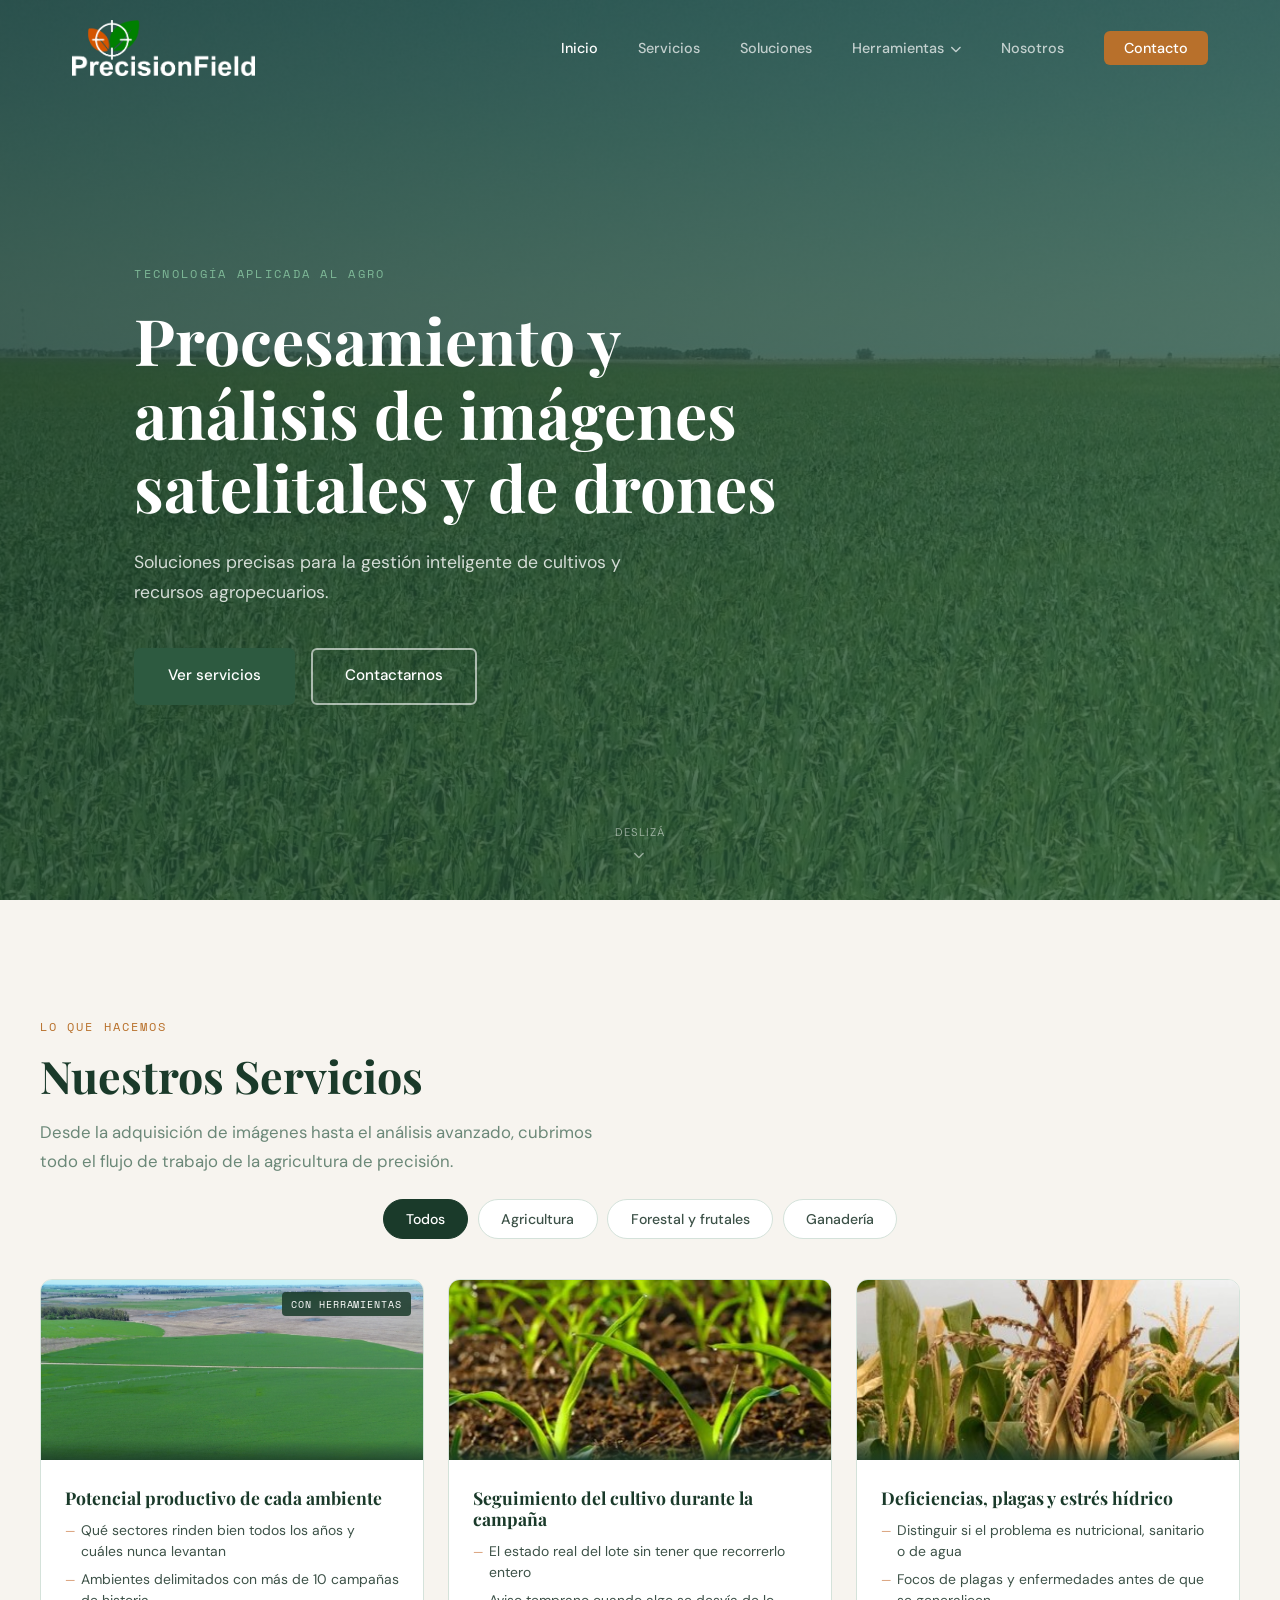
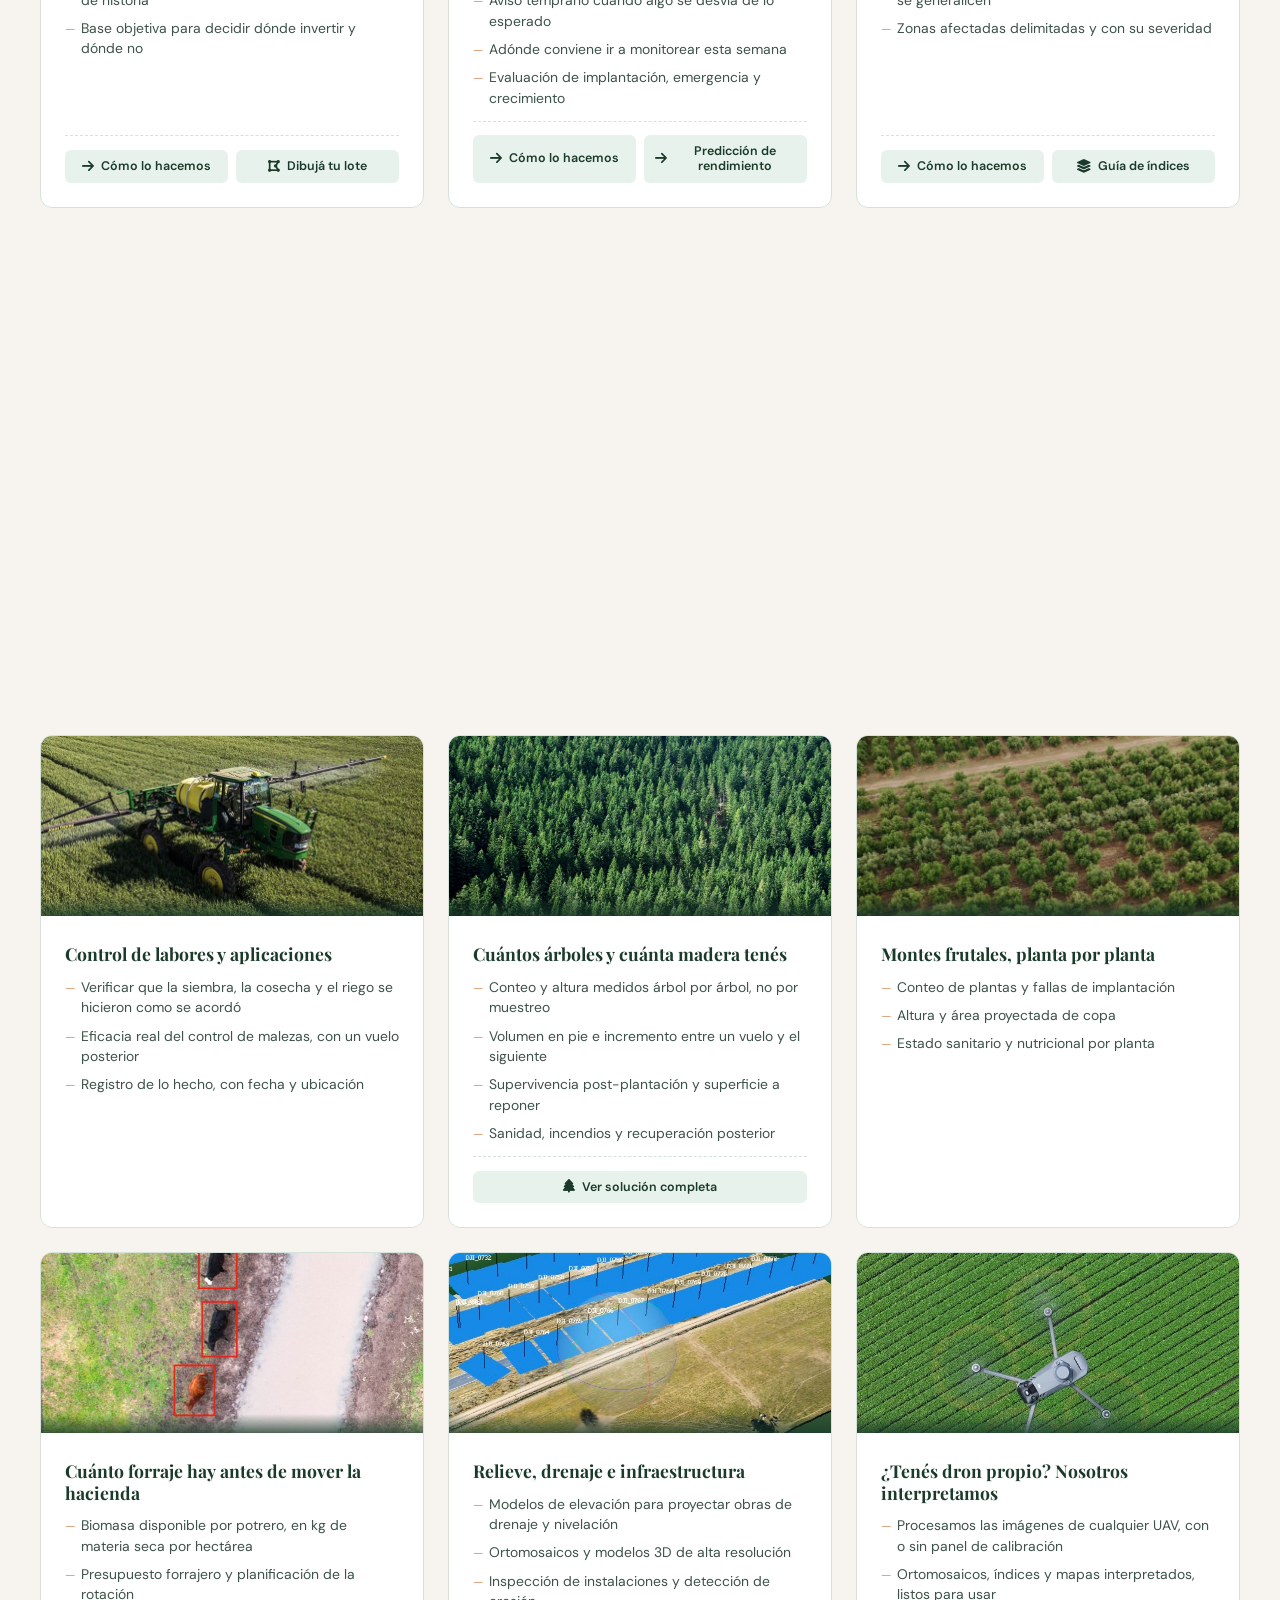
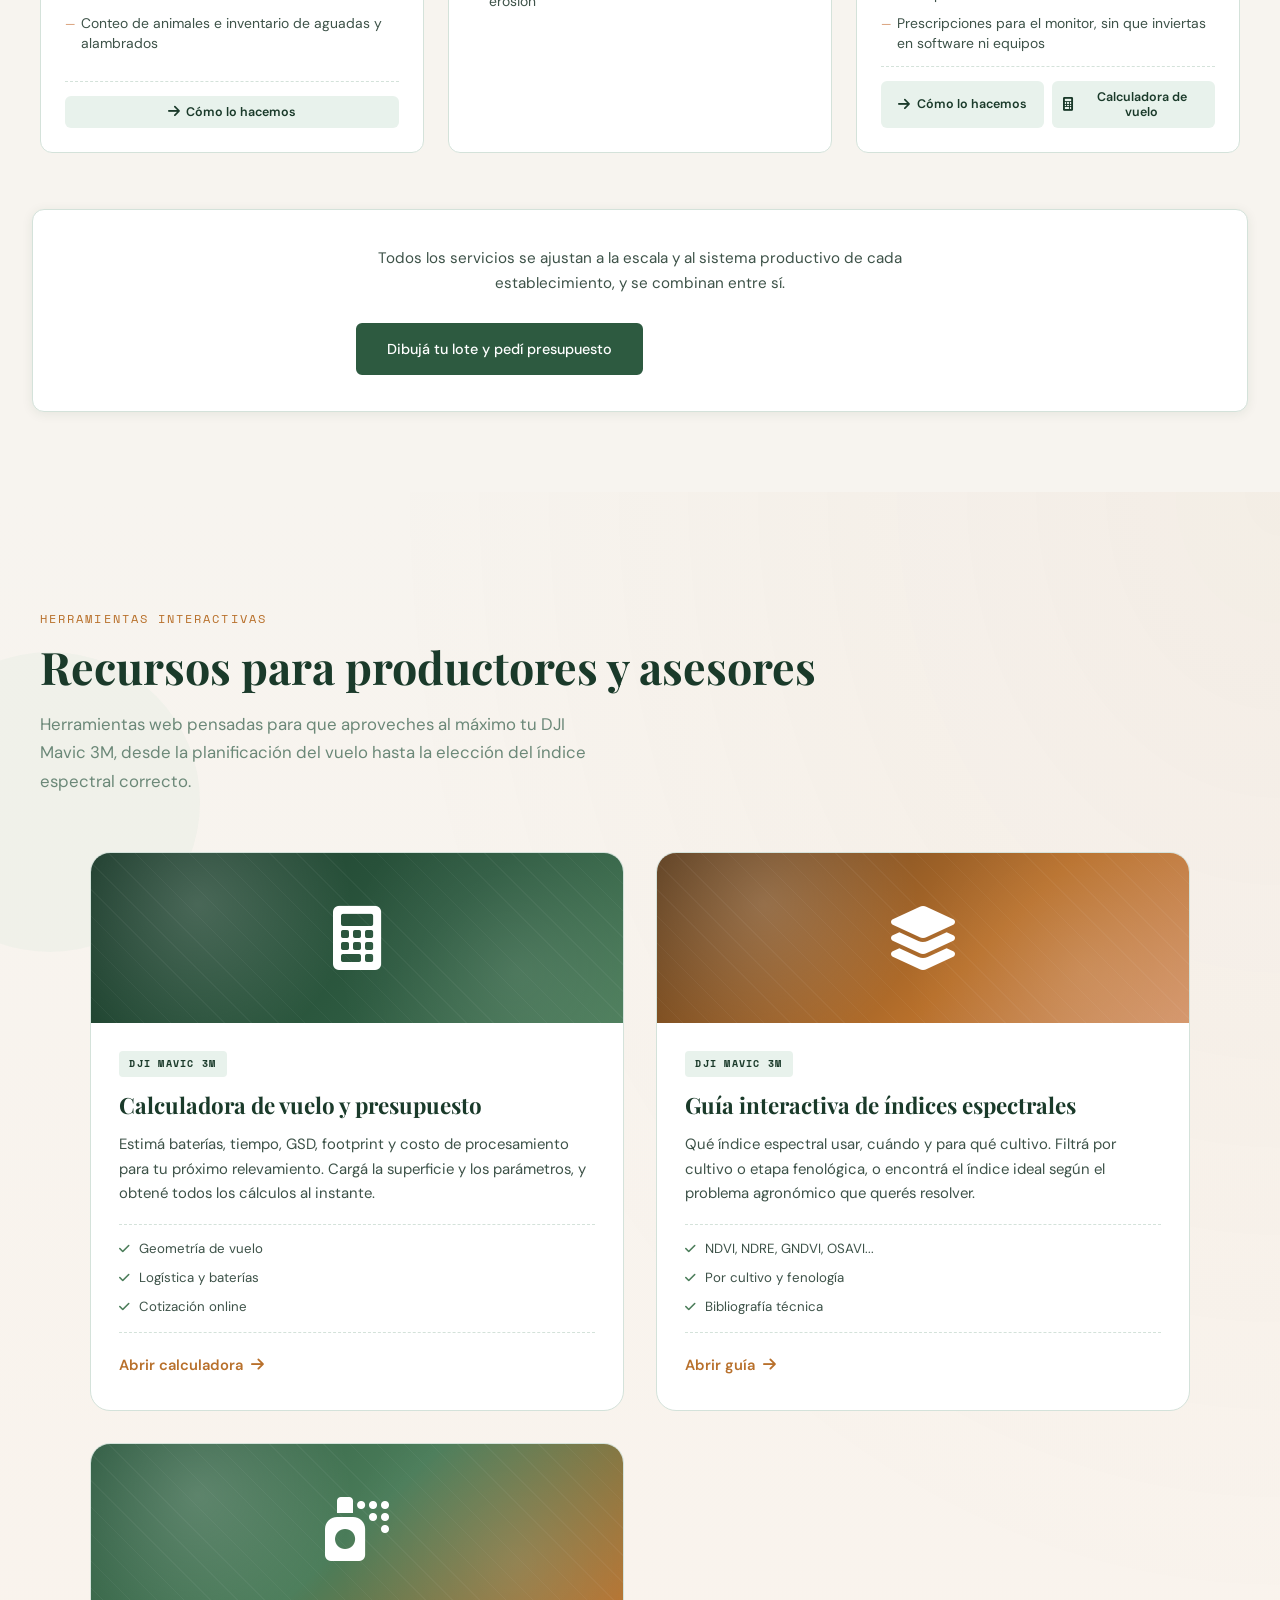
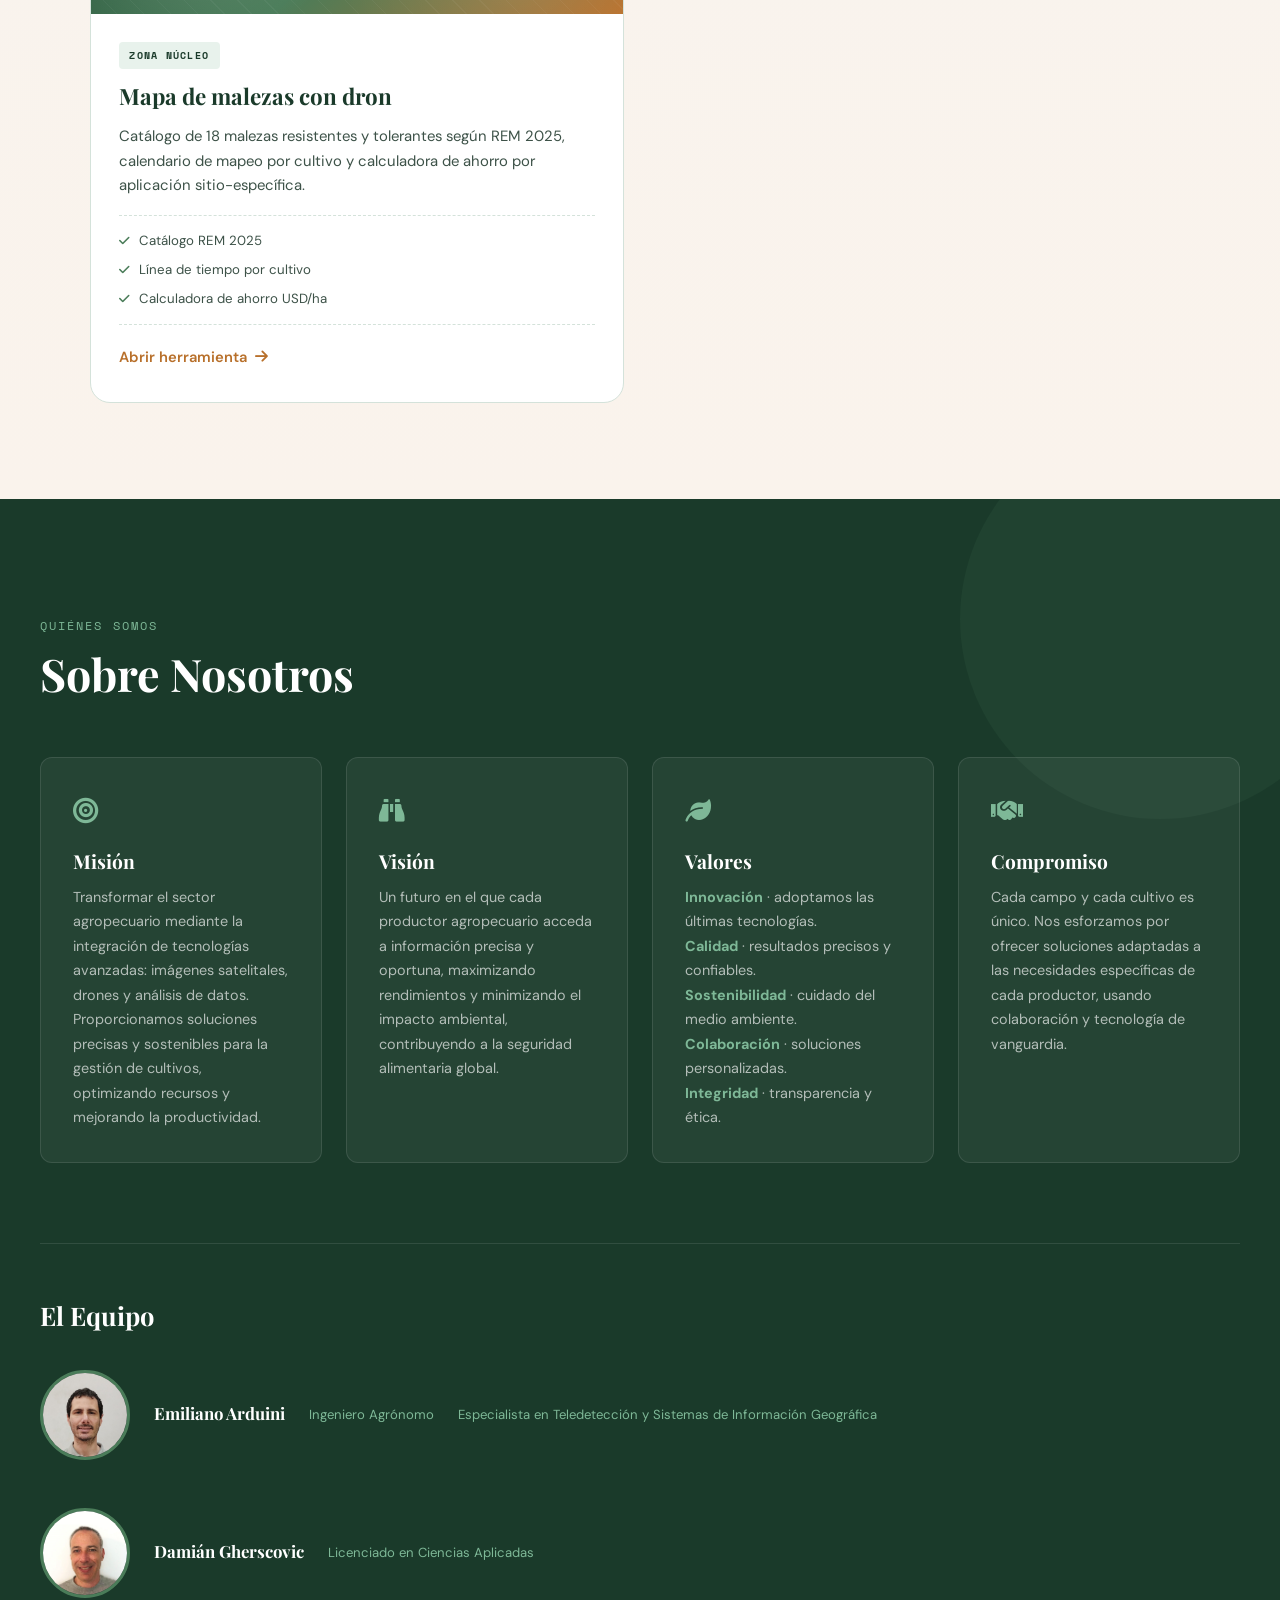
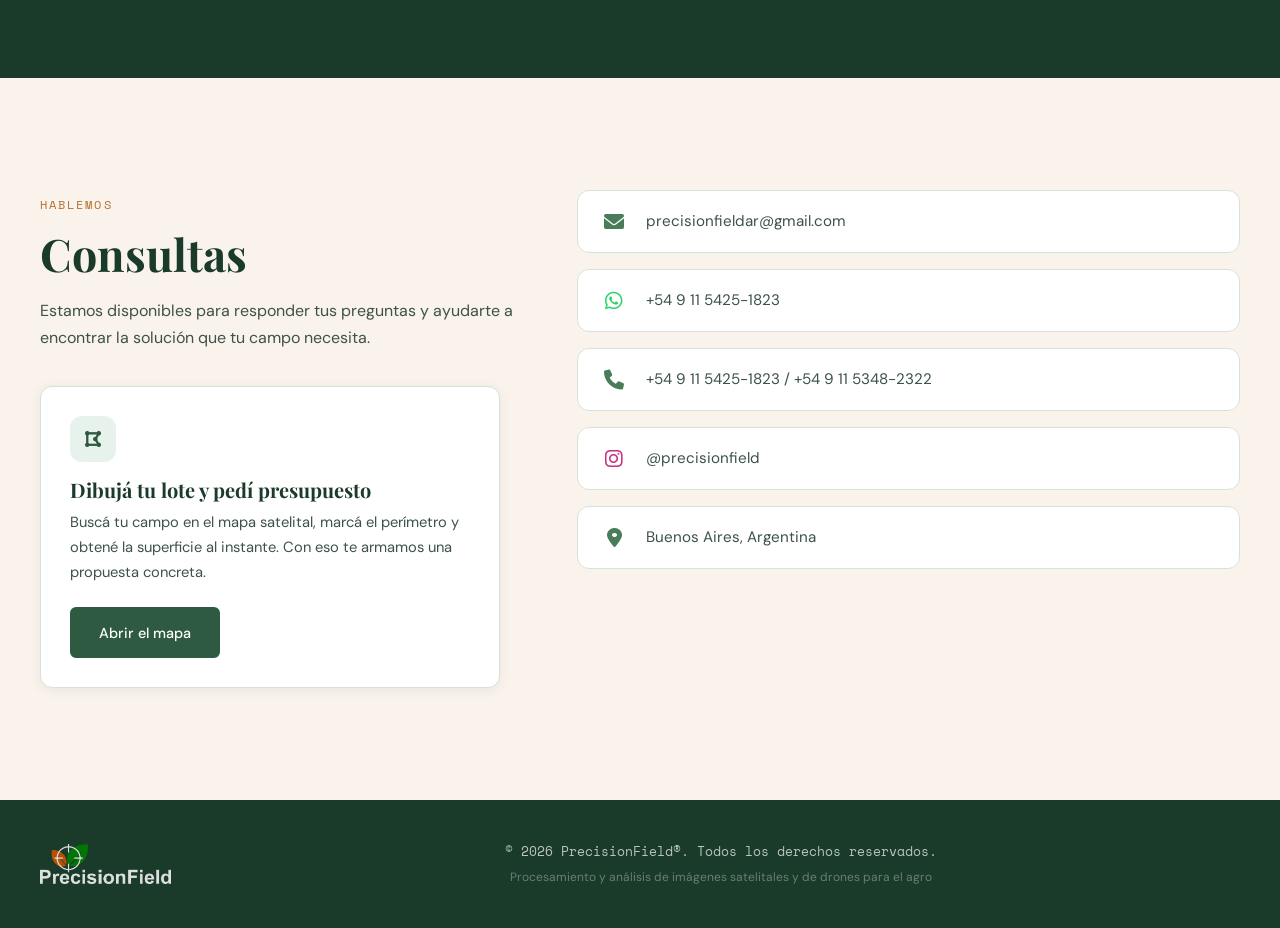
<file: index.html>
<!DOCTYPE html>
<html lang="es">
<head>
    <meta charset="UTF-8">
    <meta name="viewport" content="width=device-width, initial-scale=1.0">
    <title>PrecisionField</title>
    <meta name="description" content="Procesamiento y análisis de imágenes satelitales y de drones para el agro.">
    <meta name="keywords" content="dron, drones, agricultura de precisión, fotogrametría, imágenes satelitales, teledetección, precisionfield">
    <meta name="author" content="PrecisionField">
    <link rel="canonical" href="https://www.precisionfield.com.ar/index.html">
    <link rel="stylesheet" href="assets/css/styles.css?v=20260808b">
    <link rel="stylesheet" href="https://cdnjs.cloudflare.com/ajax/libs/font-awesome/6.0.0-beta3/css/all.min.css">
    <link href="https://fonts.googleapis.com/css2?family=Playfair+Display:wght@400;600;700&family=DM+Sans:wght@300;400;500&family=Space+Mono:wght@400;700&display=swap" rel="stylesheet">
    <link rel="icon" href="assets/images/PFIcon.ico" type="image/x-icon">
    <script src="assets/js/scripts.js?v=20260808b" defer></script>
</head>
<body>

    <!-- NAVIGATION -->
    <header id="header">
        <nav class="nav-container">
            <div class="nav-logo">
                <img src="assets/images/logo.png"       alt="PrecisionField Logo" class="logo logo-dark">
                <img src="assets/images/logo-color.png" alt="PrecisionField Logo" class="logo logo-light">
            </div>
            <button class="nav-toggle" id="navToggle" aria-label="Abrir menú">
                <span></span><span></span><span></span>
            </button>
            <ul class="nav-links" id="navLinks">
                <li><a href="#home" class="nav-link">Inicio</a></li>
                <li><a href="#services" class="nav-link">Servicios</a></li>
                <li><a href="soluciones.html" class="nav-link">Soluciones</a></li>
                <li class="nav-dropdown" id="navDropdown">
                    <button class="nav-link nav-dropdown-toggle" id="navDropdownToggle" aria-haspopup="true" aria-expanded="false">
                        <span>Herramientas</span>
                        <i class="fas fa-chevron-down nav-arrow"></i>
                    </button>
                    <ul class="nav-dropdown-menu" id="navDropdownMenu">
                        <li>
                            <a href="calculadora-mavic3m.html">
                                <span class="nav-dd-icon"><i class="fas fa-calculator"></i></span>
                                <span class="nav-dd-text">
                                    <strong>Calculadora de vuelo</strong>
                                    <span>Planificá relevamientos con Mavic 3M</span>
                                </span>
                            </a>
                        </li>
                        <li>
                            <a href="indices-mavic3m.html">
                                <span class="nav-dd-icon"><i class="fas fa-layer-group"></i></span>
                                <span class="nav-dd-text">
                                    <strong>Guía de índices</strong>
                                    <span>Qué índice usar en cada cultivo</span>
                                </span>
                            </a>
                        </li>
                        <li>
                            <a href="mapa-malezas-drones.html">
                                <span class="nav-dd-icon"><i class="fas fa-spray-can"></i></span>
                                <span class="nav-dd-text">
                                    <strong>Mapa de malezas con dron</strong>
                                    <span>Catálogo, calendario y ahorro</span>
                                </span>
                            </a>
                        </li>
                    </ul>
                </li>
                <li><a href="#about" class="nav-link">Nosotros</a></li>
                <li><a href="#contact" class="nav-link cta-link">Contacto</a></li>
            </ul>
        </nav>
    </header>

    <!-- HERO -->
    <section id="home">
        <div class="hero-content">
            <span class="hero-eyebrow">Tecnología aplicada al agro</span>
            <h1 class="hero-title">Procesamiento y análisis de imágenes satelitales y de drones</h1>
            <p class="hero-sub">Soluciones precisas para la gestión inteligente de cultivos y recursos agropecuarios.</p>
            <div class="hero-cta">
                <a href="#services" class="btn btn-primary">Ver servicios</a>
                <a href="#contact" class="btn btn-outline">Contactarnos</a>
            </div>
        </div>
        <div class="hero-scroll-hint">
            <span>Deslizá</span>
            <i class="fas fa-chevron-down"></i>
        </div>
    </section>

    <!-- SERVICES -->
    <section id="services">
        <div class="section-header">
            <span class="section-label">Lo que hacemos</span>
            <h2 class="section-title">Nuestros Servicios</h2>
            <p class="section-desc">Desde la adquisición de imágenes hasta el análisis avanzado, cubrimos todo el flujo de trabajo de la agricultura de precisión.</p>
        </div>


        <div class="service-filters" id="serviceFilters" role="group" aria-label="Filtrar servicios por rubro">
            <button type="button" class="filter-btn is-active" data-rubro="todos" aria-pressed="true">Todos</button>
            <button type="button" class="filter-btn" data-rubro="agricultura" aria-pressed="false">Agricultura</button>
            <button type="button" class="filter-btn" data-rubro="forestal" aria-pressed="false">Forestal y frutales</button>
            <button type="button" class="filter-btn" data-rubro="ganaderia" aria-pressed="false">Ganadería</button>
        </div>

        <div class="service-grid">

            <div class="service-card service-card-featured" data-delay="0" data-rubro="agricultura ganaderia">
                <div class="card-image">
                    <img src="assets/images/satellite.jpg" alt="Variabilidad productiva entre sectores de un campo">
                    <div class="card-image-overlay"></div>
                </div>
                <div class="card-body">
                    <h3>Potencial productivo de cada ambiente</h3>
                    <ul>
                        <li>Qué sectores rinden bien todos los años y cuáles nunca levantan</li>
                        <li>Ambientes delimitados con más de 10 campañas de historia</li>
                        <li>Base objetiva para decidir dónde invertir y dónde no</li>
                    </ul>
                    <div class="card-actions">
                        <a href="soluciones.html#diagnostico-productividad" class="card-action">
                            <i class="fas fa-arrow-right"></i>
                            <span>Cómo lo hacemos</span>
                        </a>
                        <a href="consulta.html" class="card-action">
                            <i class="fas fa-draw-polygon"></i>
                            <span>Dibujá tu lote</span>
                        </a>
                    </div>
                </div>
            </div>

            <div class="service-card" data-delay="1" data-rubro="agricultura">
                <div class="card-image">
                    <img src="assets/images/monitCult.jpg" alt="Monitoreo de cultivos">
                    <div class="card-image-overlay"></div>
                </div>
                <div class="card-body">
                    <h3>Seguimiento del cultivo durante la campaña</h3>
                    <ul>
                        <li>El estado real del lote sin tener que recorrerlo entero</li>
                        <li>Aviso temprano cuando algo se desvía de lo esperado</li>
                        <li>Adónde conviene ir a monitorear esta semana</li>
                        <li>Evaluación de implantación, emergencia y crecimiento</li>
                    </ul>
                    <div class="card-actions">
                        <a href="soluciones.html#monitoreo-cultivos" class="card-action">
                            <i class="fas fa-arrow-right"></i>
                            <span>Cómo lo hacemos</span>
                        </a>
                        <a href="soluciones.html#prediccion-rendimiento" class="card-action">
                            <i class="fas fa-arrow-right"></i>
                            <span>Predicción de rendimiento</span>
                        </a>
                    </div>
                </div>
            </div>

            <div class="service-card" data-delay="2" data-rubro="agricultura">
                <div class="card-image">
                    <img src="assets/images/estSanit.jpg" alt="Detección de anomalías en el cultivo">
                    <div class="card-image-overlay"></div>
                </div>
                <div class="card-body">
                    <h3>Deficiencias, plagas y estrés hídrico</h3>
                    <ul>
                        <li>Distinguir si el problema es nutricional, sanitario o de agua</li>
                        <li>Focos de plagas y enfermedades antes de que se generalicen</li>
                        <li>Zonas afectadas delimitadas y con su severidad</li>
                    </ul>
                    <div class="card-actions">
                        <a href="soluciones.html#monitoreo-cultivos" class="card-action">
                            <i class="fas fa-arrow-right"></i>
                            <span>Cómo lo hacemos</span>
                        </a>
                        <a href="indices-mavic3m.html" class="card-action">
                            <i class="fas fa-layer-group"></i>
                            <span>Guía de índices</span>
                        </a>
                    </div>
                </div>
            </div>

            <div class="service-card" data-delay="3" data-rubro="agricultura">
                <div class="card-image">
                    <img src="assets/images/mapPres.jpg" alt="Prescripción de insumos por ambiente">
                    <div class="card-image-overlay"></div>
                </div>
                <div class="card-body">
                    <h3>Insumos solo donde hacen falta</h3>
                    <ul>
                        <li>Herbicida sobre el foco de maleza, no sobre el lote entero</li>
                        <li>Fertilización y siembra variable según el ambiente</li>
                        <li>Muestreo de suelo dirigido, en lugar de un promedio que esconde diferencias</li>
                    </ul>
                    <div class="card-actions">
                        <a href="mapa-malezas-drones.html" class="card-action">
                            <i class="fas fa-spray-can"></i>
                            <span>Mapa de malezas con dron</span>
                        </a>
                        <a href="soluciones.html#muestreo-suelos" class="card-action">
                            <i class="fas fa-arrow-right"></i>
                            <span>Muestreo de suelos</span>
                        </a>
                    </div>
                </div>
            </div>

            <div class="service-card" data-delay="4" data-rubro="agricultura">
                <div class="card-image">
                    <img src="assets/images/mapRinde.jpg" alt="Mapa de rendimiento procesado">
                    <div class="card-image-overlay"></div>
                </div>
                <div class="card-body">
                    <h3>Del mapa del monitor a ambientes de manejo</h3>
                    <ul>
                        <li>El archivo crudo de la cosechadora trae errores que hacen decidir mal</li>
                        <li>Lo depuramos y lo convertimos en ambientes con respaldo estadístico</li>
                        <li>Capas listas para cargar en la maquinaria</li>
                    </ul>
                    <div class="card-actions">
                        <a href="soluciones.html#rendimiento-inteligente" class="card-action">
                            <i class="fas fa-arrow-right"></i>
                            <span>Cómo lo hacemos</span>
                        </a>
                    </div>
                </div>
            </div>

            <div class="service-card" data-delay="5" data-rubro="agricultura forestal ganaderia">
                <div class="card-image">
                    <img src="assets/images/inund.jpg" alt="Evaluación de daños climáticos">
                    <div class="card-image-overlay"></div>
                </div>
                <div class="card-body">
                    <h3>Daño climático medido y documentado</h3>
                    <ul>
                        <li>Superficie y severidad de granizo, helada, inundación, sequía o incendio</li>
                        <li>Informe georreferenciado para respaldar el reclamo al seguro</li>
                        <li>Zonas que se anegan campaña tras campaña, y cuánto cuestan</li>
                    </ul>
                    <div class="card-actions">
                        <a href="soluciones.html#danos-climaticos" class="card-action">
                            <i class="fas fa-arrow-right"></i>
                            <span>Evaluación de daños</span>
                        </a>
                        <a href="soluciones.html#riesgo-anegamiento" class="card-action">
                            <i class="fas fa-arrow-right"></i>
                            <span>Riesgo de anegamiento</span>
                        </a>
                    </div>
                </div>
            </div>

            <div class="service-card" data-delay="6" data-rubro="agricultura">
                <div class="card-image">
                    <img src="assets/images/pulv.jpg" alt="Control de labores y aplicaciones">
                    <div class="card-image-overlay"></div>
                </div>
                <div class="card-body">
                    <h3>Control de labores y aplicaciones</h3>
                    <ul>
                        <li>Verificar que la siembra, la cosecha y el riego se hicieron como se acordó</li>
                        <li>Eficacia real del control de malezas, con un vuelo posterior</li>
                        <li>Registro de lo hecho, con fecha y ubicación</li>
                    </ul>
                </div>
            </div>

            <div class="service-card" data-delay="7" data-rubro="forestal">
                <div class="card-image">
                    <img src="assets/images/forestal.jpg" alt="Inventario y monitoreo forestal con dron">
                    <div class="card-image-overlay"></div>
                </div>
                <div class="card-body">
                    <h3>Cuántos árboles y cuánta madera tenés</h3>
                    <ul>
                        <li>Conteo y altura medidos árbol por árbol, no por muestreo</li>
                        <li>Volumen en pie e incremento entre un vuelo y el siguiente</li>
                        <li>Supervivencia post-plantación y superficie a reponer</li>
                        <li>Sanidad, incendios y recuperación posterior</li>
                    </ul>
                    <div class="card-actions">
                        <a href="soluciones.html#inventario-forestal" class="card-action">
                            <i class="fas fa-tree"></i>
                            <span>Ver solución completa</span>
                        </a>
                    </div>
                </div>
            </div>

            <div class="service-card" data-delay="8" data-rubro="forestal">
                <div class="card-image">
                    <img src="assets/images/frutal.jpg" alt="Montes frutícolas">
                    <div class="card-image-overlay"></div>
                </div>
                <div class="card-body">
                    <h3>Montes frutales, planta por planta</h3>
                    <ul>
                        <li>Conteo de plantas y fallas de implantación</li>
                        <li>Altura y área proyectada de copa</li>
                        <li>Estado sanitario y nutricional por planta</li>
                    </ul>
                </div>
            </div>

            <div class="service-card" data-delay="9" data-rubro="ganaderia">
                <div class="card-image">
                    <img src="assets/images/animales.jpg" alt="Monitoreo forrajero y ganadero">
                    <div class="card-image-overlay"></div>
                </div>
                <div class="card-body">
                    <h3>Cuánto forraje hay antes de mover la hacienda</h3>
                    <ul>
                        <li>Biomasa disponible por potrero, en kg de materia seca por hectárea</li>
                        <li>Presupuesto forrajero y planificación de la rotación</li>
                        <li>Conteo de animales e inventario de aguadas y alambrados</li>
                    </ul>
                    <div class="card-actions">
                        <a href="soluciones.html#forrajero-ganadero" class="card-action">
                            <i class="fas fa-arrow-right"></i>
                            <span>Cómo lo hacemos</span>
                        </a>
                    </div>
                </div>
            </div>

            <div class="service-card" data-delay="10" data-rubro="agricultura forestal ganaderia">
                <div class="card-image">
                    <img src="assets/images/fotogra.jpg" alt="Fotogrametría con dron">
                    <div class="card-image-overlay"></div>
                </div>
                <div class="card-body">
                    <h3>Relieve, drenaje e infraestructura</h3>
                    <ul>
                        <li>Modelos de elevación para proyectar obras de drenaje y nivelación</li>
                        <li>Ortomosaicos y modelos 3D de alta resolución</li>
                        <li>Inspección de instalaciones y detección de erosión</li>
                    </ul>
                </div>
            </div>

            <div class="service-card" data-delay="11" data-rubro="agricultura forestal ganaderia">
                <div class="card-image">
                    <img src="assets/images/m3m_1.jpg" alt="Procesamiento de imágenes de dron propio">
                    <div class="card-image-overlay"></div>
                </div>
                <div class="card-body">
                    <h3>¿Tenés dron propio? Nosotros interpretamos</h3>
                    <ul>
                        <li>Procesamos las imágenes de cualquier UAV, con o sin panel de calibración</li>
                        <li>Ortomosaicos, índices y mapas interpretados, listos para usar</li>
                        <li>Prescripciones para el monitor, sin que inviertas en software ni equipos</li>
                    </ul>
                    <div class="card-actions">
                        <a href="soluciones.html#procesamiento-dron" class="card-action">
                            <i class="fas fa-arrow-right"></i>
                            <span>Cómo lo hacemos</span>
                        </a>
                        <a href="calculadora-mavic3m.html" class="card-action">
                            <i class="fas fa-calculator"></i>
                            <span>Calculadora de vuelo</span>
                        </a>
                    </div>
                </div>
            </div>

        </div>

        <div class="services-footer">
            <p>Todos los servicios se ajustan a la escala y al sistema productivo de cada establecimiento, y se combinan entre sí.</p>
            <div class="services-footer-cta">
                <a href="consulta.html" class="btn btn-primary">Dibujá tu lote y pedí presupuesto</a>
                <a href="soluciones.html" class="btn btn-outline">Ver el detalle de cada solución</a>
            </div>
        </div>

    </section>

    <!-- TOOLS -->
    <section id="tools">
        <div class="section-header">
            <span class="section-label">Herramientas interactivas</span>
            <h2 class="section-title">Recursos para productores y asesores</h2>
            <p class="section-desc">Herramientas web pensadas para que aproveches al máximo tu DJI Mavic 3M, desde la planificación del vuelo hasta la elección del índice espectral correcto.</p>
        </div>

        <div class="tools-grid">
            <a href="calculadora-mavic3m.html" class="tool-card">
                <div class="tool-card-visual tool-visual-calc">
                    <div class="tool-visual-pattern"></div>
                    <i class="fas fa-calculator"></i>
                </div>
                <div class="tool-card-body">
                    <span class="tool-tag">DJI Mavic 3M</span>
                    <h3>Calculadora de vuelo y presupuesto</h3>
                    <p>Estimá baterías, tiempo, GSD, footprint y costo de procesamiento para tu próximo relevamiento. Cargá la superficie y los parámetros, y obtené todos los cálculos al instante.</p>
                    <div class="tool-features">
                        <span><i class="fas fa-check"></i> Geometría de vuelo</span>
                        <span><i class="fas fa-check"></i> Logística y baterías</span>
                        <span><i class="fas fa-check"></i> Cotización online</span>
                    </div>
                    <span class="tool-link">Abrir calculadora <i class="fas fa-arrow-right"></i></span>
                </div>
            </a>

            <a href="indices-mavic3m.html" class="tool-card">
                <div class="tool-card-visual tool-visual-idx">
                    <div class="tool-visual-pattern"></div>
                    <i class="fas fa-layer-group"></i>
                </div>
                <div class="tool-card-body">
                    <span class="tool-tag">DJI Mavic 3M</span>
                    <h3>Guía interactiva de índices espectrales</h3>
                    <p>Qué índice espectral usar, cuándo y para qué cultivo. Filtrá por cultivo o etapa fenológica, o encontrá el índice ideal según el problema agronómico que querés resolver.</p>
                    <div class="tool-features">
                        <span><i class="fas fa-check"></i> NDVI, NDRE, GNDVI, OSAVI...</span>
                        <span><i class="fas fa-check"></i> Por cultivo y fenología</span>
                        <span><i class="fas fa-check"></i> Bibliografía técnica</span>
                    </div>
                    <span class="tool-link">Abrir guía <i class="fas fa-arrow-right"></i></span>
                </div>
            </a>

            <a href="mapa-malezas-drones.html" class="tool-card">
                <div class="tool-card-visual tool-visual-malezas">
                    <div class="tool-visual-pattern"></div>
                    <i class="fas fa-spray-can"></i>
                </div>
                <div class="tool-card-body">
                    <span class="tool-tag">Zona núcleo</span>
                    <h3>Mapa de malezas con dron</h3>
                    <p>Catálogo de 18 malezas resistentes y tolerantes según REM 2025, calendario de mapeo por cultivo y calculadora de ahorro por aplicación sitio-específica.</p>
                    <div class="tool-features">
                        <span><i class="fas fa-check"></i> Catálogo REM 2025</span>
                        <span><i class="fas fa-check"></i> Línea de tiempo por cultivo</span>
                        <span><i class="fas fa-check"></i> Calculadora de ahorro USD/ha</span>
                    </div>
                    <span class="tool-link">Abrir herramienta <i class="fas fa-arrow-right"></i></span>
                </div>
            </a>
        </div>
    </section>

    <!-- ABOUT -->
    <section id="about">
        <div class="about-top">
            <span class="section-label light">Quiénes somos</span>
            <h2 class="section-title light">Sobre Nosotros</h2>
        </div>

        <div class="about-grid">
            <div class="about-card">
                <div class="about-icon"><i class="fas fa-bullseye"></i></div>
                <h3>Misión</h3>
                <p>Transformar el sector agropecuario mediante la integración de tecnologías avanzadas: imágenes satelitales, drones y análisis de datos. Proporcionamos soluciones precisas y sostenibles para la gestión de cultivos, optimizando recursos y mejorando la productividad.</p>
            </div>
            <div class="about-card">
                <div class="about-icon"><i class="fas fa-binoculars"></i></div>
                <h3>Visión</h3>
                <p>Un futuro en el que cada productor agropecuario acceda a información precisa y oportuna, maximizando rendimientos y minimizando el impacto ambiental, contribuyendo a la seguridad alimentaria global.</p>
            </div>
            <div class="about-card">
                <div class="about-icon"><i class="fas fa-leaf"></i></div>
                <h3>Valores</h3>
                <p><strong>Innovación</strong> · adoptamos las últimas tecnologías.<br>
                <strong>Calidad</strong> · resultados precisos y confiables.<br>
                <strong>Sostenibilidad</strong> · cuidado del medio ambiente.<br>
                <strong>Colaboración</strong> · soluciones personalizadas.<br>
                <strong>Integridad</strong> · transparencia y ética.</p>
            </div>
            <div class="about-card">
                <div class="about-icon"><i class="fas fa-handshake"></i></div>
                <h3>Compromiso</h3>
                <p>Cada campo y cada cultivo es único. Nos esforzamos por ofrecer soluciones adaptadas a las necesidades específicas de cada productor, usando colaboración y tecnología de vanguardia.</p>
            </div>
        </div>

        <div class="team-section">
            <h3 class="team-title">El Equipo</h3>
            <div class="team-grid">
                <div class="team-member">
                    <div class="member-photo">
                        <img src="assets/images/member1.jpg" alt="Emiliano Arduini">
                    </div>
                    <h4>Emiliano Arduini</h4>
                    <p>Ingeniero Agrónomo</p>
                    <p>Especialista en Teledetección y Sistemas de Información Geográfica</p>
                </div>
                <div class="team-member">
                    <div class="member-photo">
                        <img src="assets/images/member2.jpg" alt="Damián Gherscovic">
                    </div>
                    <h4>Damián Gherscovic</h4>
                    <p>Licenciado en Ciencias Aplicadas</p>
                </div>
            </div>
        </div>
    </section>

    <!-- CONTACT -->
    <section id="contact">
        <div class="contact-inner">
            <div class="contact-text">
                <span class="section-label">Hablemos</span>
                <h2 class="section-title">Consultas</h2>
                <p>Estamos disponibles para responder tus preguntas y ayudarte a encontrar la solución que tu campo necesita.</p>

                <div class="contact-map-cta">
                    <div class="cmc-icon"><i class="fas fa-draw-polygon"></i></div>
                    <h3>Dibujá tu lote y pedí presupuesto</h3>
                    <p>Buscá tu campo en el mapa satelital, marcá el perímetro y obtené la superficie al instante. Con eso te armamos una propuesta concreta.</p>
                    <a href="consulta.html" class="btn btn-primary">Abrir el mapa</a>
                </div>
            </div>
            <div class="contact-cards">
                <a id="email-link" href="#" class="contact-card">
                    <i class="fas fa-envelope"></i>
                    <span id="email-text">precisionfieldar [arroba] gmail.com</span>
                </a>
                <a href="https://wa.me/5491154251823" target="_blank" class="contact-card">
                    <i class="fab fa-whatsapp"></i>
                    <span>+54 9 11 5425-1823</span>
                </a>
                <a href="tel:+5491154251823" class="contact-card">
                    <i class="fas fa-phone"></i>
                    <span>+54 9 11 5425-1823 / +54 9 11 5348-2322</span>
                </a>
                <a href="https://www.instagram.com/precisionfield" target="_blank" class="contact-card">
                    <i class="fab fa-instagram"></i>
                    <span>@precisionfield</span>
                </a>
                <div class="contact-card no-link">
                    <i class="fas fa-map-marker-alt"></i>
                    <span>Buenos Aires, Argentina</span>
                </div>
            </div>
        </div>
    </section>

    <footer>
        <div class="footer-inner">
            <img src="assets/images/logo.png" alt="PrecisionField" class="footer-logo">
            <div class="footer-center">
                <p class="footer-copy">&copy; 2026 PrecisionField&reg;. Todos los derechos reservados.</p>
                <p class="footer-tagline">Procesamiento y an&aacute;lisis de im&aacute;genes satelitales y de drones para el agro</p>
            </div>
        </div>
    </footer>
</body>
</html>
</file>
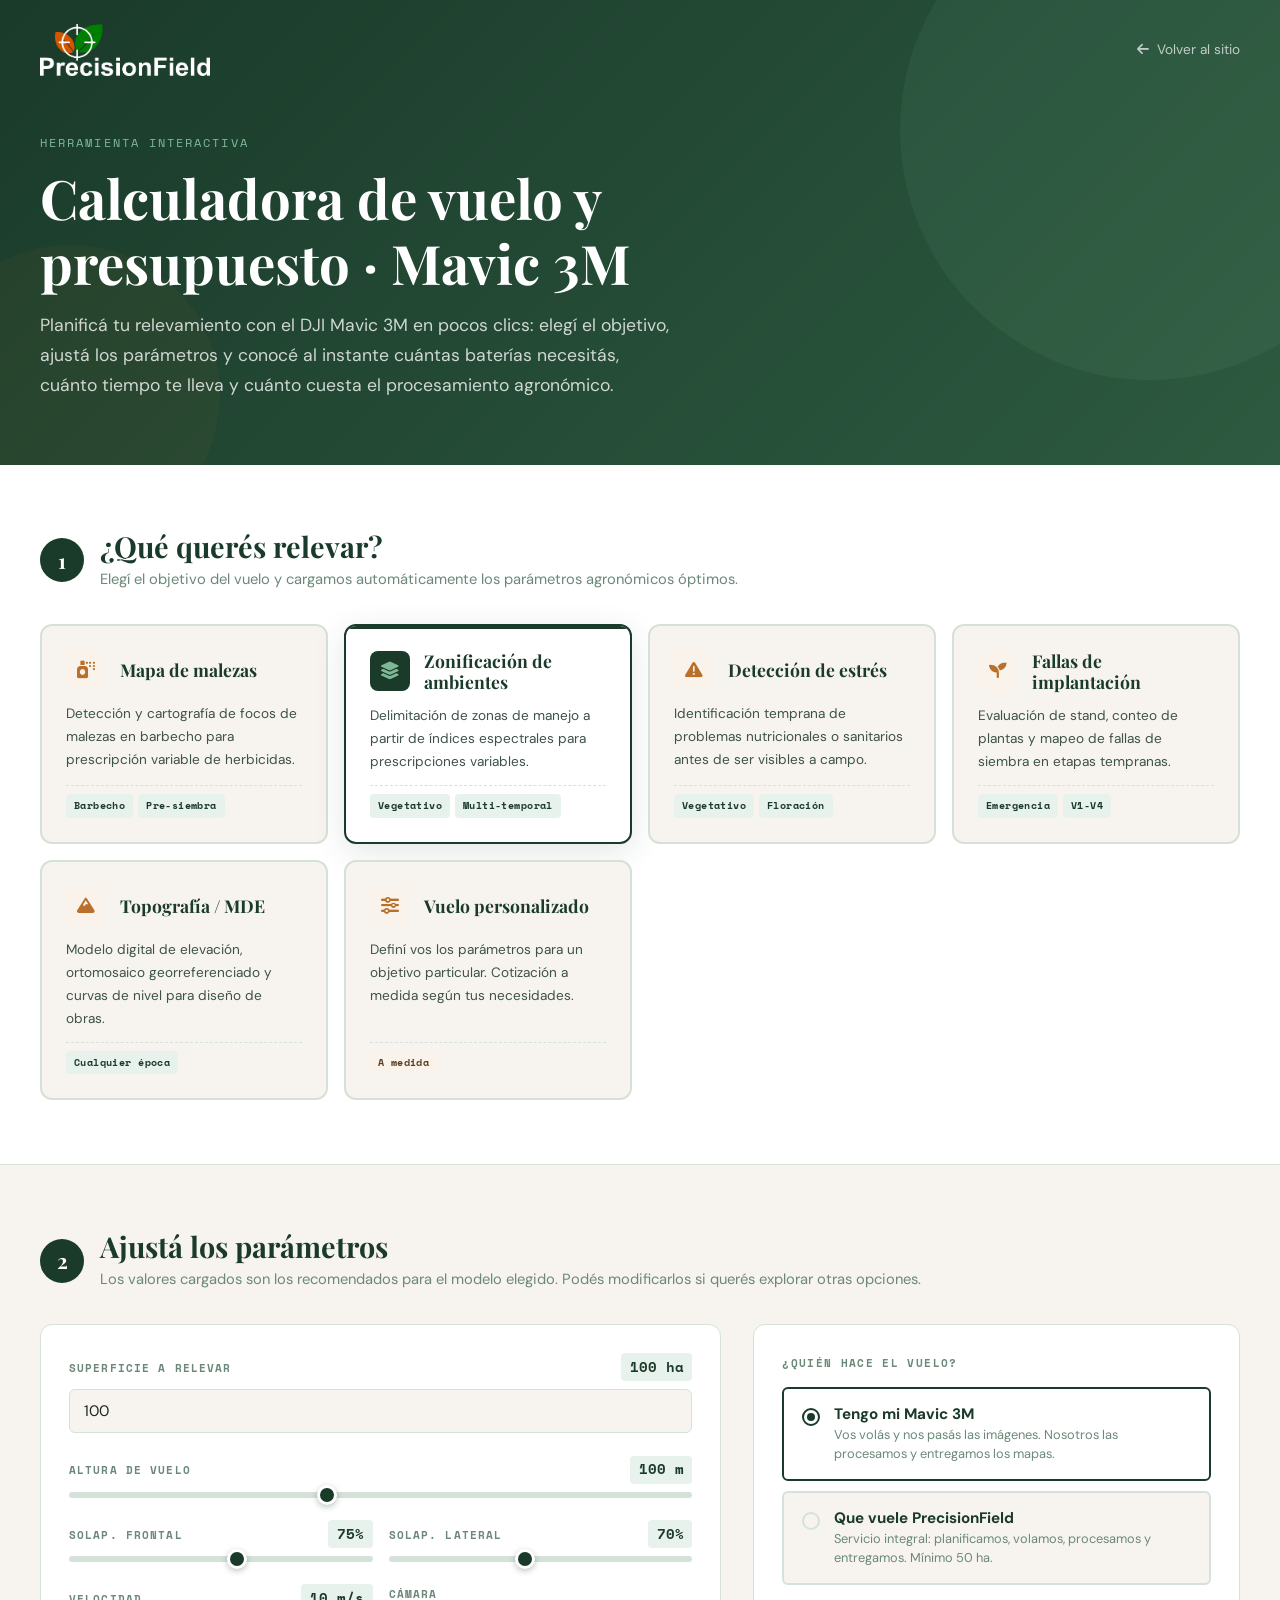
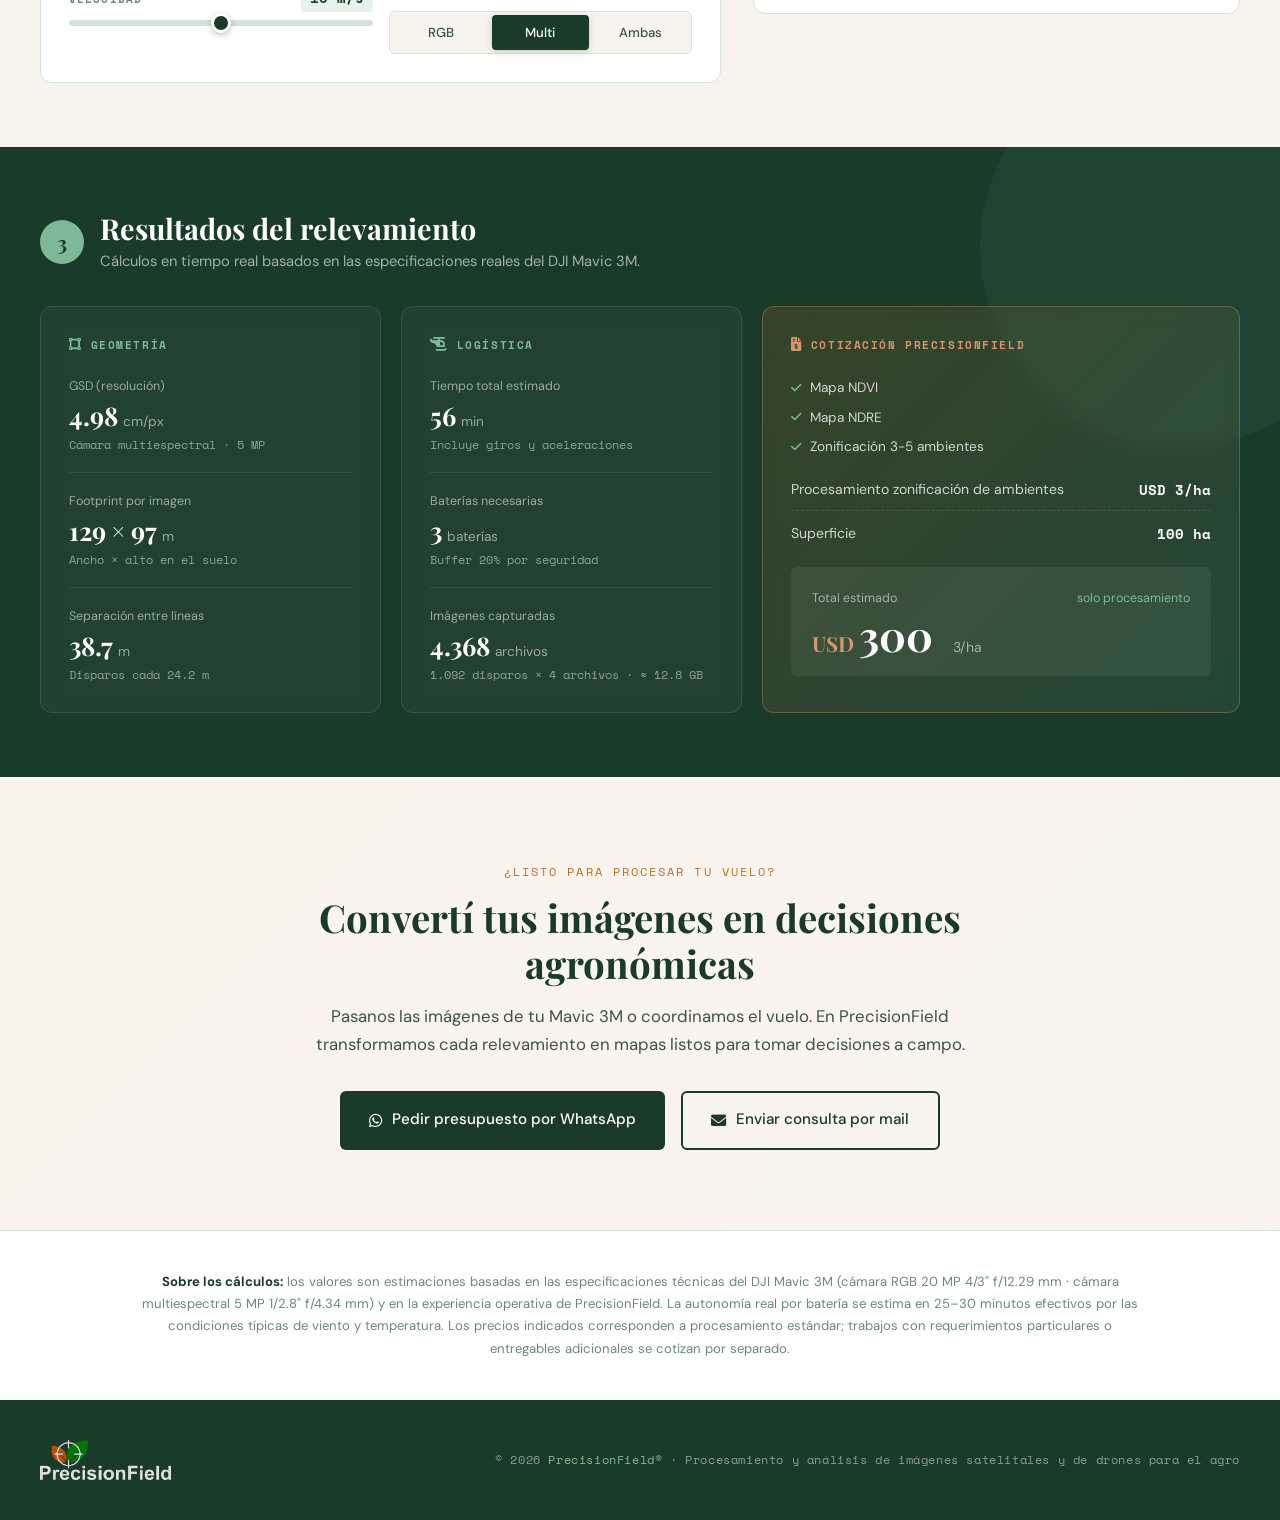
<file: calculadora-mavic3m.html>
<!DOCTYPE html>
<html lang="es">
<head>
    <meta charset="UTF-8">
    <meta name="viewport" content="width=device-width, initial-scale=1.0">
    <title>Calculadora de Vuelo Mavic 3M | PrecisionField</title>
    <meta name="description" content="Planificá tu vuelo con el DJI Mavic 3M y conocé el costo de procesamiento. Calculadora interactiva de GSD, baterías, almacenamiento y presupuesto.">
    <link rel="stylesheet" href="https://cdnjs.cloudflare.com/ajax/libs/font-awesome/6.0.0-beta3/css/all.min.css">
    <link href="https://fonts.googleapis.com/css2?family=Playfair+Display:wght@400;600;700&family=DM+Sans:wght@300;400;500;600&family=Space+Mono:wght@400;700&display=swap" rel="stylesheet">
    <style>
        :root {
            --green-deep:    #1a3a2a;
            --green-mid:     #2d5a40;
            --green-soft:    #4a7c59;
            --green-light:   #7eb897;
            --green-pale:    #e8f2ec;
            --earth-dark:    #5c3d1e;
            --earth-mid:     #b8702b;
            --earth-light:   #d4956a;
            --earth-pale:    #faf3ec;
            --cream:         #f7f4ef;
            --white:         #ffffff;
            --text-dark:     #1c2820;
            --text-mid:      #3d5248;
            --text-light:    #6b8878;
            --border:        #d4e2da;
            --shadow-sm:     0 2px 12px rgba(26,58,42,0.08);
            --shadow-md:     0 8px 32px rgba(26,58,42,0.12);
            --shadow-lg:     0 20px 60px rgba(26,58,42,0.16);
            --radius-sm:     6px;
            --radius-md:     12px;
            --radius-lg:     20px;
            --transition:    0.35s cubic-bezier(0.4, 0, 0.2, 1);
        }

        *, *::before, *::after { box-sizing: border-box; margin: 0; padding: 0; }
        html { scroll-behavior: smooth; font-size: 16px; }
        body {
            font-family: 'DM Sans', sans-serif;
            background: var(--cream);
            color: var(--text-dark);
            line-height: 1.7;
            overflow-x: hidden;
        }
        ul { list-style: none; }
        button { font-family: inherit; cursor: pointer; border: none; background: none; }
        a { color: inherit; text-decoration: none; }
        input { font-family: inherit; }

        h1, h2, h3, h4 {
            font-family: 'Playfair Display', serif;
            line-height: 1.2;
            color: var(--green-deep);
        }

        .eyebrow {
            display: inline-block;
            font-family: 'Space Mono', monospace;
            font-size: 0.72rem;
            letter-spacing: 0.18em;
            text-transform: uppercase;
            color: var(--earth-mid);
            margin-bottom: 0.75rem;
        }

        /* ── HEADER / LOGO ── */
        .tool-header {
            position: absolute;
            top: 0; left: 0; right: 0;
            z-index: 10;
            padding: 1.5rem 2rem;
        }
        .tool-header-inner {
            max-width: 1200px;
            margin: 0 auto;
            display: flex;
            align-items: center;
            justify-content: space-between;
        }
        .tool-logo {
            height: 52px;
            width: auto;
            display: block;
        }
        .header-back {
            font-size: 0.85rem;
            color: rgba(255,255,255,0.7);
            display: flex;
            align-items: center;
            gap: 0.5rem;
            transition: var(--transition);
        }
        .header-back:hover { color: var(--white); }

        /* ── HERO ── */
        .tool-hero {
            background: linear-gradient(135deg, var(--green-deep) 0%, var(--green-mid) 100%);
            padding: 8rem 2rem 4rem;
            position: relative;
            overflow: hidden;
        }
        .tool-hero::before {
            content: '';
            position: absolute;
            top: -120px; right: -120px;
            width: 500px; height: 500px;
            border-radius: 50%;
            background: rgba(126,184,151,0.08);
            pointer-events: none;
        }
        .tool-hero::after {
            content: '';
            position: absolute;
            bottom: -80px; left: -80px;
            width: 300px; height: 300px;
            border-radius: 50%;
            background: rgba(184,112,43,0.06);
            pointer-events: none;
        }
        .tool-hero-inner {
            max-width: 1200px;
            margin: 0 auto;
            position: relative;
            z-index: 1;
        }
        .tool-hero .eyebrow { color: var(--green-light); }
        .tool-hero h1 {
            font-size: clamp(2rem, 4.5vw, 3.4rem);
            color: var(--white);
            margin-bottom: 1rem;
            max-width: 800px;
        }
        .tool-hero p {
            font-size: 1.1rem;
            color: rgba(255,255,255,0.78);
            max-width: 640px;
        }

        /* ── SECTION SHELL ── */
        section.tool-section {
            padding: 4rem 2rem;
        }
        .section-inner {
            max-width: 1200px;
            margin: 0 auto;
        }
        .step-header {
            display: flex;
            align-items: center;
            gap: 1rem;
            margin-bottom: 2rem;
        }
        .step-number {
            width: 44px;
            height: 44px;
            border-radius: 50%;
            background: var(--green-deep);
            color: var(--white);
            display: flex;
            align-items: center;
            justify-content: center;
            font-family: 'Playfair Display', serif;
            font-size: 1.3rem;
            font-weight: 700;
            flex-shrink: 0;
        }
        .step-text h2 {
            font-size: clamp(1.4rem, 2.4vw, 1.8rem);
            margin-bottom: 0.2rem;
        }
        .step-text p {
            font-size: 0.92rem;
            color: var(--text-light);
        }

        /* ── STEP 1: SERVICE MODE CARDS ── */
        .mode-section {
            background: var(--white);
            border-bottom: 1px solid var(--border);
        }
        .mode-grid {
            display: grid;
            grid-template-columns: repeat(auto-fill, minmax(280px, 1fr));
            gap: 1rem;
        }
        .mode-card {
            background: var(--cream);
            border: 2px solid var(--border);
            border-radius: var(--radius-md);
            padding: 1.5rem;
            cursor: pointer;
            transition: var(--transition);
            display: flex;
            flex-direction: column;
            gap: 0.75rem;
            text-align: left;
            position: relative;
            overflow: hidden;
        }
        .mode-card::before {
            content: '';
            position: absolute;
            top: 0; left: 0; right: 0;
            height: 3px;
            background: var(--earth-mid);
            transform: scaleX(0);
            transform-origin: left;
            transition: transform var(--transition);
        }
        .mode-card:hover {
            border-color: var(--green-light);
            transform: translateY(-3px);
            box-shadow: var(--shadow-sm);
        }
        .mode-card:hover::before { transform: scaleX(1); }
        .mode-card.active {
            background: var(--white);
            border-color: var(--green-deep);
            box-shadow: var(--shadow-md);
        }
        .mode-card.active::before {
            transform: scaleX(1);
            background: var(--green-deep);
        }
        .mode-card-head {
            display: flex;
            align-items: center;
            gap: 0.85rem;
        }
        .mode-icon {
            width: 40px;
            height: 40px;
            border-radius: 8px;
            background: var(--earth-pale);
            display: flex;
            align-items: center;
            justify-content: center;
            color: var(--earth-mid);
            font-size: 1.1rem;
            flex-shrink: 0;
            transition: var(--transition);
        }
        .mode-card.active .mode-icon {
            background: var(--green-deep);
            color: var(--green-light);
        }
        .mode-card h3 {
            font-size: 1.1rem;
            color: var(--green-deep);
            font-weight: 700;
        }
        .mode-card-desc {
            font-size: 0.85rem;
            color: var(--text-mid);
            flex: 1;
        }
        .mode-card-tags {
            display: flex;
            gap: 0.3rem;
            flex-wrap: wrap;
            padding-top: 0.5rem;
            border-top: 1px dashed var(--border);
        }
        .mode-tag {
            font-family: 'Space Mono', monospace;
            font-size: 0.65rem;
            background: var(--green-pale);
            color: var(--green-deep);
            padding: 0.18rem 0.5rem;
            border-radius: 4px;
            font-weight: 700;
            letter-spacing: 0.04em;
        }
        .mode-tag.custom {
            background: var(--earth-pale);
            color: var(--earth-dark);
        }

        /* ── STEP 2: PARAMS ── */
        .params-section {
            background: var(--cream);
        }
        .params-grid {
            display: grid;
            grid-template-columns: 1.4fr 1fr;
            gap: 2rem;
            align-items: start;
        }
        .params-panel, .who-panel {
            background: var(--white);
            border: 1px solid var(--border);
            border-radius: var(--radius-md);
            padding: 1.75rem;
        }

        .param-group {
            margin-bottom: 1.4rem;
        }
        .param-group:last-child { margin-bottom: 0; }
        .param-label {
            display: flex;
            align-items: center;
            justify-content: space-between;
            margin-bottom: 0.5rem;
        }
        .param-label-text {
            font-family: 'Space Mono', monospace;
            font-size: 0.7rem;
            text-transform: uppercase;
            letter-spacing: 0.1em;
            color: var(--text-light);
            font-weight: 700;
        }
        .param-value {
            font-family: 'Space Mono', monospace;
            font-size: 0.85rem;
            color: var(--green-deep);
            font-weight: 700;
            background: var(--green-pale);
            padding: 0.15rem 0.55rem;
            border-radius: 4px;
        }
        .param-input {
            width: 100%;
            padding: 0.7rem 0.9rem;
            border: 1px solid var(--border);
            border-radius: var(--radius-sm);
            background: var(--cream);
            font-size: 0.95rem;
            color: var(--text-dark);
            transition: var(--transition);
        }
        .param-input:focus {
            outline: none;
            border-color: var(--green-soft);
            background: var(--white);
            box-shadow: 0 0 0 3px var(--green-pale);
        }
        .slider-row {
            display: flex;
            gap: 0.75rem;
            align-items: center;
        }
        .slider-row input[type="range"] {
            flex: 1;
            -webkit-appearance: none;
            appearance: none;
            height: 6px;
            border-radius: 3px;
            background: var(--border);
            outline: none;
            cursor: pointer;
        }
        .slider-row input[type="range"]::-webkit-slider-thumb {
            -webkit-appearance: none;
            appearance: none;
            width: 20px;
            height: 20px;
            border-radius: 50%;
            background: var(--green-deep);
            cursor: pointer;
            border: 3px solid var(--white);
            box-shadow: 0 2px 6px rgba(26,58,42,0.3);
            transition: transform 0.2s ease;
        }
        .slider-row input[type="range"]::-webkit-slider-thumb:hover {
            transform: scale(1.15);
        }
        .slider-row input[type="range"]::-moz-range-thumb {
            width: 20px;
            height: 20px;
            border-radius: 50%;
            background: var(--green-deep);
            cursor: pointer;
            border: 3px solid var(--white);
            box-shadow: 0 2px 6px rgba(26,58,42,0.3);
        }

        .param-row-2col {
            display: grid;
            grid-template-columns: 1fr 1fr;
            gap: 1rem;
        }

        .camera-toggle {
            display: grid;
            grid-template-columns: repeat(3, 1fr);
            background: var(--cream);
            border: 1px solid var(--border);
            border-radius: var(--radius-sm);
            padding: 3px;
            gap: 3px;
        }
        .camera-toggle button {
            padding: 0.55rem 0.5rem;
            font-size: 0.82rem;
            color: var(--text-mid);
            border-radius: 4px;
            transition: var(--transition);
            font-weight: 500;
        }
        .camera-toggle button.active {
            background: var(--green-deep);
            color: var(--white);
            box-shadow: 0 2px 6px rgba(45,90,64,0.25);
        }

        /* WHO FLIES PANEL */
        .who-title {
            font-family: 'Space Mono', monospace;
            font-size: 0.7rem;
            text-transform: uppercase;
            letter-spacing: 0.12em;
            color: var(--text-light);
            font-weight: 700;
            margin-bottom: 0.9rem;
        }
        .who-options {
            display: flex;
            flex-direction: column;
            gap: 0.6rem;
        }
        .who-option {
            border: 2px solid var(--border);
            border-radius: var(--radius-sm);
            padding: 1rem 1.1rem;
            cursor: pointer;
            transition: var(--transition);
            display: flex;
            align-items: flex-start;
            gap: 0.85rem;
            background: var(--cream);
        }
        .who-option:hover {
            border-color: var(--green-light);
        }
        .who-option.active {
            background: var(--white);
            border-color: var(--green-deep);
        }
        .who-radio {
            width: 18px;
            height: 18px;
            border-radius: 50%;
            border: 2px solid var(--border);
            flex-shrink: 0;
            position: relative;
            margin-top: 3px;
            transition: var(--transition);
        }
        .who-option.active .who-radio {
            border-color: var(--green-deep);
        }
        .who-option.active .who-radio::after {
            content: '';
            position: absolute;
            top: 50%; left: 50%;
            width: 8px;
            height: 8px;
            background: var(--green-deep);
            border-radius: 50%;
            transform: translate(-50%, -50%);
        }
        .who-option-content h4 {
            font-family: 'DM Sans', sans-serif;
            font-size: 0.95rem;
            font-weight: 700;
            color: var(--green-deep);
            margin-bottom: 0.2rem;
        }
        .who-option-content p {
            font-size: 0.8rem;
            color: var(--text-light);
            line-height: 1.45;
        }

        /* ── STEP 3: RESULTS ── */
        .results-section {
            background: var(--green-deep);
            color: var(--white);
            position: relative;
            overflow: hidden;
        }
        .results-section::before {
            content: '';
            position: absolute;
            top: -100px; right: -100px;
            width: 400px; height: 400px;
            border-radius: 50%;
            background: rgba(126,184,151,0.06);
            pointer-events: none;
        }
        .results-section .step-number {
            background: var(--green-light);
            color: var(--green-deep);
        }
        .results-section h2 { color: var(--white); }
        .results-section .step-text p { color: rgba(255,255,255,0.6); }

        .results-grid {
            display: grid;
            grid-template-columns: 1fr 1fr 1.4fr;
            gap: 1.25rem;
            position: relative;
            z-index: 1;
        }

        .result-card {
            background: rgba(255,255,255,0.04);
            border: 1px solid rgba(255,255,255,0.1);
            border-radius: var(--radius-md);
            padding: 1.75rem;
            backdrop-filter: blur(8px);
        }
        .result-card-title {
            font-family: 'Space Mono', monospace;
            font-size: 0.7rem;
            letter-spacing: 0.14em;
            text-transform: uppercase;
            color: var(--green-light);
            font-weight: 700;
            margin-bottom: 1.4rem;
            display: flex;
            align-items: center;
            gap: 0.5rem;
        }
        .result-card-title i { font-size: 0.85rem; }

        .metric {
            margin-bottom: 1.1rem;
            padding-bottom: 1.1rem;
            border-bottom: 1px solid rgba(255,255,255,0.08);
        }
        .metric:last-child {
            margin-bottom: 0;
            padding-bottom: 0;
            border-bottom: none;
        }
        .metric-label {
            font-size: 0.78rem;
            color: rgba(255,255,255,0.55);
            margin-bottom: 0.25rem;
            display: flex;
            align-items: center;
            gap: 0.4rem;
        }
        .metric-value {
            font-family: 'Playfair Display', serif;
            font-size: 1.6rem;
            font-weight: 700;
            color: var(--white);
            line-height: 1.1;
        }
        .metric-value .unit {
            font-family: 'DM Sans', sans-serif;
            font-size: 0.85rem;
            font-weight: 400;
            color: rgba(255,255,255,0.55);
            margin-left: 0.3rem;
        }
        .metric-secondary {
            font-family: 'Space Mono', monospace;
            font-size: 0.72rem;
            color: rgba(255,255,255,0.5);
            margin-top: 0.3rem;
        }

        /* PRICE CARD - the star */
        .result-card.price-card {
            background: linear-gradient(135deg, rgba(184,112,43,0.18) 0%, rgba(126,184,151,0.10) 100%);
            border: 1px solid rgba(212,149,106,0.35);
            display: flex;
            flex-direction: column;
        }
        .price-card .result-card-title {
            color: var(--earth-light);
        }
        .price-breakdown {
            flex: 1;
            display: flex;
            flex-direction: column;
            gap: 0.7rem;
            margin-bottom: 1.3rem;
        }
        .breakdown-row {
            display: flex;
            justify-content: space-between;
            align-items: center;
            font-size: 0.88rem;
            color: rgba(255,255,255,0.78);
            padding-bottom: 0.55rem;
            border-bottom: 1px dashed rgba(255,255,255,0.1);
        }
        .breakdown-row:last-child { border-bottom: none; padding-bottom: 0; }
        .breakdown-row .br-amount {
            font-family: 'Space Mono', monospace;
            color: var(--white);
            font-weight: 700;
        }

        .price-total {
            background: rgba(255,255,255,0.06);
            border-radius: var(--radius-sm);
            padding: 1.3rem;
            margin-top: auto;
        }
        .price-total-label {
            font-size: 0.78rem;
            color: rgba(255,255,255,0.55);
            margin-bottom: 0.3rem;
            display: flex;
            justify-content: space-between;
            align-items: center;
        }
        .price-total-amount {
            font-family: 'Playfair Display', serif;
            font-size: 2.6rem;
            font-weight: 700;
            color: var(--white);
            line-height: 1;
        }
        .price-total-amount .currency {
            font-size: 1.3rem;
            color: var(--earth-light);
            margin-right: 0.3rem;
        }
        .price-total-amount .perha {
            font-family: 'DM Sans', sans-serif;
            font-size: 0.88rem;
            color: rgba(255,255,255,0.55);
            font-weight: 400;
            margin-left: 0.6rem;
        }
        .price-warning {
            margin-top: 0.8rem;
            padding: 0.6rem 0.8rem;
            background: rgba(212,149,106,0.15);
            border-left: 3px solid var(--earth-light);
            border-radius: 4px;
            font-size: 0.78rem;
            color: rgba(255,255,255,0.78);
        }
        .price-warning i {
            color: var(--earth-light);
            margin-right: 0.4rem;
        }
        .price-custom {
            text-align: center;
            padding: 1rem 0;
        }
        .price-custom h3 {
            font-family: 'Playfair Display', serif;
            font-size: 1.5rem;
            color: var(--white);
            margin-bottom: 0.5rem;
        }
        .price-custom p {
            font-size: 0.88rem;
            color: rgba(255,255,255,0.7);
            margin-bottom: 1.2rem;
        }

        .deliverables-list {
            display: flex;
            flex-direction: column;
            gap: 0.4rem;
            margin-bottom: 1.2rem;
        }
        .deliverable-item {
            display: flex;
            align-items: center;
            gap: 0.5rem;
            font-size: 0.85rem;
            color: rgba(255,255,255,0.78);
        }
        .deliverable-item i {
            color: var(--green-light);
            font-size: 0.75rem;
        }

        /* ── CTA ── */
        .cta-section {
            background: linear-gradient(135deg, var(--earth-pale) 0%, var(--cream) 100%);
            padding: 5rem 2rem;
            text-align: center;
        }
        .cta-inner {
            max-width: 700px;
            margin: 0 auto;
        }
        .cta-section h2 {
            font-size: clamp(1.6rem, 3vw, 2.4rem);
            margin-bottom: 1rem;
        }
        .cta-section p {
            font-size: 1.05rem;
            color: var(--text-mid);
            margin-bottom: 2rem;
        }
        .cta-buttons {
            display: flex;
            gap: 1rem;
            justify-content: center;
            flex-wrap: wrap;
        }
        .btn {
            display: inline-flex;
            align-items: center;
            gap: 0.6rem;
            padding: 0.9rem 1.8rem;
            border-radius: var(--radius-sm);
            font-size: 0.95rem;
            font-weight: 500;
            transition: var(--transition);
        }
        .btn-primary {
            background: var(--green-deep);
            color: var(--white);
        }
        .btn-primary:hover {
            background: var(--green-mid);
            transform: translateY(-2px);
            box-shadow: var(--shadow-md);
        }
        .btn-outline {
            background: transparent;
            color: var(--green-deep);
            border: 2px solid var(--green-deep);
        }
        .btn-outline:hover {
            background: var(--green-deep);
            color: var(--white);
        }
        .btn-light {
            background: var(--green-light);
            color: var(--green-deep);
        }
        .btn-light:hover {
            background: var(--white);
            transform: translateY(-2px);
        }

        /* ── DISCLAIMER ── */
        .disclaimer-section {
            background: var(--white);
            padding: 2.5rem 2rem;
            border-top: 1px solid var(--border);
        }
        .disclaimer-inner {
            max-width: 1000px;
            margin: 0 auto;
            font-size: 0.82rem;
            color: var(--text-light);
            line-height: 1.7;
            text-align: center;
        }
        .disclaimer-inner strong { color: var(--green-deep); }

        /* ── FOOTER ── */
        .tool-footer {
            background: var(--green-deep);
            padding: 2.5rem 2rem;
        }
        .tool-footer-inner {
            max-width: 1200px;
            margin: 0 auto;
            display: flex;
            align-items: center;
            justify-content: space-between;
            flex-wrap: wrap;
            gap: 1.5rem;
        }
        .footer-logo {
            height: 40px;
            opacity: 0.85;
        }
        .tool-footer p {
            font-family: 'Space Mono', monospace;
            font-size: 0.75rem;
            color: rgba(255,255,255,0.5);
            letter-spacing: 0.05em;
        }
        .tool-footer a { color: var(--green-light); }

        /* ── RESPONSIVE ── */
        @media (max-width: 1000px) {
            .params-grid { grid-template-columns: 1fr; }
            .results-grid { grid-template-columns: 1fr 1fr; }
            .results-grid .price-card { grid-column: 1 / -1; }
        }
        @media (max-width: 700px) {
            .tool-header { padding: 1rem 1.25rem; }
            .tool-logo { height: 42px; }
            .tool-hero { padding: 6rem 1.25rem 3rem; }
            section.tool-section { padding: 3rem 1.25rem; }
            .results-grid { grid-template-columns: 1fr; }
            .param-row-2col { grid-template-columns: 1fr; }
            .price-total-amount { font-size: 2rem; }
            .tool-footer-inner { flex-direction: column; text-align: center; }
            .step-number { width: 38px; height: 38px; font-size: 1.1rem; }
        }
    </style>
</head>
<body>

    <!-- HEADER -->
    <header class="tool-header">
        <div class="tool-header-inner">
            <a href="index.html"><img src="assets/images/logo.png" alt="PrecisionField" class="tool-logo"></a>
            <a href="index.html" class="header-back">
                <i class="fas fa-arrow-left"></i> Volver al sitio
            </a>
        </div>
    </header>

    <!-- HERO -->
    <section class="tool-hero">
        <div class="tool-hero-inner">
            <span class="eyebrow">Herramienta interactiva</span>
            <h1>Calculadora de vuelo y presupuesto · Mavic 3M</h1>
            <p>Planificá tu relevamiento con el DJI Mavic 3M en pocos clics: elegí el objetivo, ajustá los parámetros y conocé al instante cuántas baterías necesitás, cuánto tiempo te lleva y cuánto cuesta el procesamiento agronómico.</p>
        </div>
    </section>

    <!-- STEP 1: SERVICE MODE -->
    <section class="tool-section mode-section">
        <div class="section-inner">
            <div class="step-header">
                <div class="step-number">1</div>
                <div class="step-text">
                    <h2>¿Qué querés relevar?</h2>
                    <p>Elegí el objetivo del vuelo y cargamos automáticamente los parámetros agronómicos óptimos.</p>
                </div>
            </div>
            <div class="mode-grid" id="mode-grid"></div>
        </div>
    </section>

    <!-- STEP 2: PARAMS -->
    <section class="tool-section params-section">
        <div class="section-inner">
            <div class="step-header">
                <div class="step-number">2</div>
                <div class="step-text">
                    <h2>Ajustá los parámetros</h2>
                    <p>Los valores cargados son los recomendados para el modelo elegido. Podés modificarlos si querés explorar otras opciones.</p>
                </div>
            </div>
            <div class="params-grid">
                <div class="params-panel">
                    <div class="param-group">
                        <div class="param-label">
                            <span class="param-label-text">Superficie a relevar</span>
                            <span class="param-value" id="area-display">100 ha</span>
                        </div>
                        <input type="number" id="area-input" class="param-input" min="1" max="10000" value="100" step="1">
                    </div>

                    <div class="param-group">
                        <div class="param-label">
                            <span class="param-label-text">Altura de vuelo</span>
                            <span class="param-value" id="altitude-display">100 m</span>
                        </div>
                        <div class="slider-row">
                            <input type="range" id="altitude-slider" min="30" max="200" value="100" step="5">
                        </div>
                    </div>

                    <div class="param-row-2col">
                        <div class="param-group">
                            <div class="param-label">
                                <span class="param-label-text">Solap. frontal</span>
                                <span class="param-value" id="frontal-display">75%</span>
                            </div>
                            <div class="slider-row">
                                <input type="range" id="frontal-slider" min="50" max="95" value="75" step="5">
                            </div>
                        </div>
                        <div class="param-group">
                            <div class="param-label">
                                <span class="param-label-text">Solap. lateral</span>
                                <span class="param-value" id="lateral-display">70%</span>
                            </div>
                            <div class="slider-row">
                                <input type="range" id="lateral-slider" min="50" max="95" value="70" step="5">
                            </div>
                        </div>
                    </div>

                    <div class="param-row-2col">
                        <div class="param-group">
                            <div class="param-label">
                                <span class="param-label-text">Velocidad</span>
                                <span class="param-value" id="speed-display">10 m/s</span>
                            </div>
                            <div class="slider-row">
                                <input type="range" id="speed-slider" min="5" max="15" value="10" step="1">
                            </div>
                        </div>
                        <div class="param-group">
                            <div class="param-label">
                                <span class="param-label-text">Cámara</span>
                            </div>
                            <div class="camera-toggle" id="camera-toggle">
                                <button data-cam="rgb">RGB</button>
                                <button data-cam="multi" class="active">Multi</button>
                                <button data-cam="both">Ambas</button>
                            </div>
                        </div>
                    </div>
                </div>

                <div class="who-panel">
                    <div class="who-title">¿Quién hace el vuelo?</div>
                    <div class="who-options">
                        <div class="who-option active" data-who="client">
                            <div class="who-radio"></div>
                            <div class="who-option-content">
                                <h4>Tengo mi Mavic 3M</h4>
                                <p>Vos volás y nos pasás las imágenes. Nosotros las procesamos y entregamos los mapas.</p>
                            </div>
                        </div>
                        <div class="who-option" data-who="precisionfield">
                            <div class="who-radio"></div>
                            <div class="who-option-content">
                                <h4>Que vuele PrecisionField</h4>
                                <p>Servicio integral: planificamos, volamos, procesamos y entregamos. Mínimo 50 ha.</p>
                            </div>
                        </div>
                    </div>
                </div>
            </div>
        </div>
    </section>

    <!-- STEP 3: RESULTS -->
    <section class="tool-section results-section">
        <div class="section-inner">
            <div class="step-header">
                <div class="step-number">3</div>
                <div class="step-text">
                    <h2>Resultados del relevamiento</h2>
                    <p>Cálculos en tiempo real basados en las especificaciones reales del DJI Mavic 3M.</p>
                </div>
            </div>

            <div class="results-grid">

                <!-- GEOMETRY -->
                <div class="result-card">
                    <div class="result-card-title">
                        <i class="fas fa-vector-square"></i> Geometría
                    </div>
                    <div class="metric">
                        <div class="metric-label">GSD (resolución)</div>
                        <div class="metric-value" id="gsd-main">—</div>
                        <div class="metric-secondary" id="gsd-secondary">—</div>
                    </div>
                    <div class="metric">
                        <div class="metric-label">Footprint por imagen</div>
                        <div class="metric-value" id="footprint">—</div>
                        <div class="metric-secondary">Ancho × alto en el suelo</div>
                    </div>
                    <div class="metric">
                        <div class="metric-label">Separación entre líneas</div>
                        <div class="metric-value" id="line-spacing">—</div>
                        <div class="metric-secondary" id="shot-spacing">—</div>
                    </div>
                </div>

                <!-- LOGISTICS -->
                <div class="result-card">
                    <div class="result-card-title">
                        <i class="fas fa-helicopter"></i> Logística
                    </div>
                    <div class="metric">
                        <div class="metric-label">Tiempo total estimado</div>
                        <div class="metric-value" id="flight-time">—</div>
                        <div class="metric-secondary">Incluye giros y aceleraciones</div>
                    </div>
                    <div class="metric">
                        <div class="metric-label">Baterías necesarias</div>
                        <div class="metric-value" id="batteries">—</div>
                        <div class="metric-secondary">Buffer 20% por seguridad</div>
                    </div>
                    <div class="metric">
                        <div class="metric-label">Imágenes capturadas</div>
                        <div class="metric-value" id="num-images">—</div>
                        <div class="metric-secondary" id="storage">—</div>
                    </div>
                </div>

                <!-- PRICE -->
                <div class="result-card price-card">
                    <div class="result-card-title">
                        <i class="fas fa-file-invoice-dollar"></i> Cotización PrecisionField
                    </div>
                    <div id="price-content"></div>
                </div>

            </div>
        </div>
    </section>

    <!-- CTA -->
    <section class="cta-section">
        <div class="cta-inner">
            <span class="eyebrow">¿Listo para procesar tu vuelo?</span>
            <h2>Convertí tus imágenes en decisiones agronómicas</h2>
            <p>Pasanos las imágenes de tu Mavic 3M o coordinamos el vuelo. En PrecisionField transformamos cada relevamiento en mapas listos para tomar decisiones a campo.</p>
            <div class="cta-buttons">
                <a id="cta-whatsapp" href="https://wa.me/5491154251823" target="_blank" class="btn btn-primary">
                    <i class="fab fa-whatsapp"></i> Pedir presupuesto por WhatsApp
                </a>
                <a id="cta-email" href="#" class="btn btn-outline">
                    <i class="fas fa-envelope"></i> Enviar consulta por mail
                </a>
            </div>
        </div>
    </section>

    <!-- DISCLAIMER -->
    <section class="disclaimer-section">
        <div class="disclaimer-inner">
            <strong>Sobre los cálculos:</strong> los valores son estimaciones basadas en las especificaciones técnicas del DJI Mavic 3M (cámara RGB 20 MP 4/3" f/12.29 mm · cámara multiespectral 5 MP 1/2.8" f/4.34 mm) y en la experiencia operativa de PrecisionField. La autonomía real por batería se estima en 25–30 minutos efectivos por las condiciones típicas de viento y temperatura. Los precios indicados corresponden a procesamiento estándar; trabajos con requerimientos particulares o entregables adicionales se cotizan por separado.
        </div>
    </section>

    <footer class="tool-footer">
        <div class="tool-footer-inner">
            <img src="assets/images/logo.png" alt="PrecisionField" class="footer-logo">
            <p>&copy; 2026 <a href="index.html">PrecisionField&reg;</a> · Procesamiento y análisis de imágenes satelitales y de drones para el agro</p>
        </div>
    </footer>

    <script>
    // ─────────────────────────────────────────────────────────────
    //  MAVIC 3M REAL SPECS
    // ─────────────────────────────────────────────────────────────
    const SPECS = {
        rgb: {
            sensorWidth: 17.3,    // mm (4/3" CMOS)
            sensorHeight: 13.0,
            focal: 12.29,         // mm
            imgWidth: 5280,       // px
            imgHeight: 3956,
            filesPerShot: 1,      // 1 JPG per shot trigger
            mbPerFile: 12         // ~12 MB per RGB JPG
        },
        multi: {
            sensorWidth: 5.6,     // mm (1/2.8")
            sensorHeight: 4.2,
            focal: 4.34,          // mm
            imgWidth: 2592,
            imgHeight: 1944,
            filesPerShot: 4,      // G, R, RedEdge, NIR (4 separate TIFFs per trigger)
            mbPerFile: 3          // ~3 MB per band TIFF
        },
        batteryEffectiveMin: 27,    // realistic with buffer for wind
        batterySafetyFactor: 1.20,  // 20% safety
        speedDefault: 10
    };

    // ─────────────────────────────────────────────────────────────
    //  SERVICE MODES
    // ─────────────────────────────────────────────────────────────
    const MODES = [
        {
            id: 'malezas',
            icon: 'fa-spray-can',
            title: 'Mapa de malezas',
            desc: 'Detección y cartografía de focos de malezas en barbecho para prescripción variable de herbicidas.',
            altitude: 60, frontal: 80, lateral: 75, speed: 8, camera: 'multi',
            deliverables: ['Ortomosaico RGB', 'Mapa NDVI', 'Mapa de malezas'],
            priceClient: 2.8,
            tags: ['Barbecho', 'Pre-siembra']
        },
        {
            id: 'ambientes',
            icon: 'fa-layer-group',
            title: 'Zonificación de ambientes',
            desc: 'Delimitación de zonas de manejo a partir de índices espectrales para prescripciones variables.',
            altitude: 100, frontal: 75, lateral: 70, speed: 10, camera: 'multi',
            deliverables: ['Mapa NDVI', 'Mapa NDRE', 'Zonificación 3-5 ambientes'],
            priceClient: 3.0,
            tags: ['Vegetativo', 'Multi-temporal']
        },
        {
            id: 'estres',
            icon: 'fa-triangle-exclamation',
            title: 'Detección de estrés',
            desc: 'Identificación temprana de problemas nutricionales o sanitarios antes de ser visibles a campo.',
            altitude: 80, frontal: 80, lateral: 75, speed: 8, camera: 'multi',
            deliverables: ['Mapa NDRE', 'Mapa NDVI', 'Mapa de anomalías'],
            priceClient: 2.8,
            tags: ['Vegetativo', 'Floración']
        },
        {
            id: 'fallas',
            icon: 'fa-seedling',
            title: 'Fallas de implantación',
            desc: 'Evaluación de stand, conteo de plantas y mapeo de fallas de siembra en etapas tempranas.',
            altitude: 50, frontal: 80, lateral: 75, speed: 6, camera: 'rgb',
            deliverables: ['Ortomosaico RGB', 'Mapa de fallas', 'Estimación de stand'],
            priceClient: 3.0,
            tags: ['Emergencia', 'V1-V4']
        },
        {
            id: 'topografia',
            icon: 'fa-mountain',
            title: 'Topografía / MDE',
            desc: 'Modelo digital de elevación, ortomosaico georreferenciado y curvas de nivel para diseño de obras.',
            altitude: 100, frontal: 80, lateral: 70, speed: 10, camera: 'rgb',
            deliverables: ['Ortomosaico RGB', 'MDE', 'Curvas de nivel'],
            priceClient: 2.8,
            tags: ['Cualquier época']
        },
        {
            id: 'custom',
            icon: 'fa-sliders',
            title: 'Vuelo personalizado',
            desc: 'Definí vos los parámetros para un objetivo particular. Cotización a medida según tus necesidades.',
            altitude: 80, frontal: 75, lateral: 70, speed: 8, camera: 'multi',
            deliverables: ['A definir según objetivo'],
            priceClient: null,
            tags: ['A medida'],
            custom: true
        }
    ];

    // ─────────────────────────────────────────────────────────────
    //  STATE
    // ─────────────────────────────────────────────────────────────
    const state = {
        modeId: 'ambientes',
        area: 100,
        altitude: 100,
        frontal: 75,
        lateral: 70,
        speed: 10,
        camera: 'multi',
        whoFlies: 'client'
    };

    // Superficie precargada desde consulta.html (?ha=48.60), acotada al rango del input
    (() => {
        const ha = parseFloat(new URLSearchParams(location.search).get('ha'));
        if (Number.isFinite(ha) && ha > 0) {
            state.area = Math.min(10000, Math.max(1, Math.round(ha * 100) / 100));
        }
    })();

    const PRICE_FULL_SERVICE = 6.5;
    const FULL_SERVICE_MIN_HA = 50;

    // ─────────────────────────────────────────────────────────────
    //  RENDER MODES
    // ─────────────────────────────────────────────────────────────
    function renderModes() {
        const grid = document.getElementById('mode-grid');
        grid.innerHTML = MODES.map(m => `
            <article class="mode-card ${m.id === state.modeId ? 'active' : ''}" data-mode="${m.id}">
                <div class="mode-card-head">
                    <div class="mode-icon"><i class="fas ${m.icon}"></i></div>
                    <h3>${m.title}</h3>
                </div>
                <div class="mode-card-desc">${m.desc}</div>
                <div class="mode-card-tags">
                    ${m.tags.map(t => `<span class="mode-tag ${m.custom ? 'custom' : ''}">${t}</span>`).join('')}
                </div>
            </article>
        `).join('');

        grid.querySelectorAll('.mode-card').forEach(card => {
            card.addEventListener('click', () => selectMode(card.dataset.mode));
        });
    }

    function selectMode(modeId) {
        const mode = MODES.find(m => m.id === modeId);
        if (!mode) return;
        state.modeId = modeId;
        state.altitude = mode.altitude;
        state.frontal = mode.frontal;
        state.lateral = mode.lateral;
        state.speed = mode.speed;
        state.camera = mode.camera;
        syncInputs();
        renderModes();
        compute();
    }

    function syncInputs() {
        document.getElementById('area-input').value = state.area;
        document.getElementById('altitude-slider').value = state.altitude;
        document.getElementById('frontal-slider').value = state.frontal;
        document.getElementById('lateral-slider').value = state.lateral;
        document.getElementById('speed-slider').value = state.speed;
        document.querySelectorAll('#camera-toggle button').forEach(b => {
            b.classList.toggle('active', b.dataset.cam === state.camera);
        });
        updateLabels();
    }

    function updateLabels() {
        document.getElementById('area-display').textContent = `${state.area} ha`;
        document.getElementById('altitude-display').textContent = `${state.altitude} m`;
        document.getElementById('frontal-display').textContent = `${state.frontal}%`;
        document.getElementById('lateral-display').textContent = `${state.lateral}%`;
        document.getElementById('speed-display').textContent = `${state.speed} m/s`;
    }

    // ─────────────────────────────────────────────────────────────
    //  COMPUTATIONS
    // ─────────────────────────────────────────────────────────────
    // GSD (cm/px) = (sensorWidth_mm × altitude_m × 100) / (focal_mm × imgWidth_px)
    function gsd(spec, altitude) {
        return (spec.sensorWidth * altitude * 100) / (spec.focal * spec.imgWidth);
    }

    // Footprint (m × m)
    function footprint(spec, altitude) {
        const w = (spec.sensorWidth * altitude) / spec.focal;
        const h = (spec.sensorHeight * altitude) / spec.focal;
        return { w, h };
    }

    // Choose limiting spec based on selected camera
    function getActiveSpec() {
        if (state.camera === 'rgb') return SPECS.rgb;
        // For 'multi' or 'both', the multi camera limits the footprint and is the planning reference
        return SPECS.multi;
    }

    // Approximate field as square: side_m = sqrt(ha × 10000)
    function fieldSide(areaHa) {
        return Math.sqrt(areaHa * 10000);
    }

    function computeAll() {
        const spec = getActiveSpec();
        const fp = footprint(spec, state.altitude);
        const swath = fp.w * (1 - state.lateral / 100);          // distance between lines
        const shotDist = fp.h * (1 - state.frontal / 100);       // distance between shot triggers
        const side = fieldSide(state.area);
        const numLines = Math.ceil(side / swath);
        const shotsPerLine = Math.ceil(side / shotDist);
        const numShotPoints = numLines * shotsPerLine;           // shutter triggers

        // Files generated per shot trigger depending on selected camera(s)
        // Mavic 3M fires both cameras simultaneously when 'both' is selected
        let filesPerShot, mbPerShot;
        if (state.camera === 'rgb') {
            filesPerShot = SPECS.rgb.filesPerShot;                          // 1
            mbPerShot = SPECS.rgb.filesPerShot * SPECS.rgb.mbPerFile;       // 12 MB
        } else if (state.camera === 'multi') {
            filesPerShot = SPECS.multi.filesPerShot;                        // 4
            mbPerShot = SPECS.multi.filesPerShot * SPECS.multi.mbPerFile;   // 12 MB
        } else { // both
            filesPerShot = SPECS.rgb.filesPerShot + SPECS.multi.filesPerShot; // 5
            mbPerShot = (SPECS.rgb.filesPerShot * SPECS.rgb.mbPerFile)
                      + (SPECS.multi.filesPerShot * SPECS.multi.mbPerFile);   // 24 MB
        }
        const totalFiles = numShotPoints * filesPerShot;
        const totalMB = numShotPoints * mbPerShot;
        const totalGB = totalMB / 1024;

        // Flight distance (lines + turns roughly 1.3× factor for accelerations)
        const totalDistance = numLines * side * 1.30;
        let timeMin = totalDistance / state.speed / 60;

        // Batteries with safety factor
        const effectivePerBattery = SPECS.batteryEffectiveMin / SPECS.batterySafetyFactor;
        const batteries = Math.ceil(timeMin / effectivePerBattery);

        return {
            gsdRgb: gsd(SPECS.rgb, state.altitude),
            gsdMulti: gsd(SPECS.multi, state.altitude),
            footprint: fp,
            swath, shotDist,
            numLines, shotsPerLine, numShotPoints,
            filesPerShot, totalFiles, totalGB,
            timeMin, batteries
        };
    }

    // ─────────────────────────────────────────────────────────────
    //  RENDER RESULTS
    // ─────────────────────────────────────────────────────────────
    function fmtTime(min) {
        const h = Math.floor(min / 60);
        const m = Math.round(min % 60);
        if (h === 0) return `${m}<span class="unit">min</span>`;
        return `${h}<span class="unit">h</span> ${m}<span class="unit">min</span>`;
    }
    function fmtNum(n) {
        return n.toLocaleString('es-AR');
    }

    function render() {
        const r = computeAll();
        const mode = MODES.find(m => m.id === state.modeId);

        // GEOMETRY
        let gsdMain, gsdSec;
        if (state.camera === 'rgb') {
            gsdMain = `${r.gsdRgb.toFixed(2)}<span class="unit">cm/px</span>`;
            gsdSec = `Cámara RGB · 20 MP`;
        } else if (state.camera === 'multi') {
            gsdMain = `${r.gsdMulti.toFixed(2)}<span class="unit">cm/px</span>`;
            gsdSec = `Cámara multiespectral · 5 MP`;
        } else {
            gsdMain = `${r.gsdRgb.toFixed(2)} <span class="unit">/ ${r.gsdMulti.toFixed(2)} cm/px</span>`;
            gsdSec = `RGB · Multi`;
        }
        document.getElementById('gsd-main').innerHTML = gsdMain;
        document.getElementById('gsd-secondary').textContent = gsdSec;
        document.getElementById('footprint').innerHTML =
            `${r.footprint.w.toFixed(0)} × ${r.footprint.h.toFixed(0)}<span class="unit">m</span>`;
        document.getElementById('line-spacing').innerHTML =
            `${r.swath.toFixed(1)}<span class="unit">m</span>`;
        document.getElementById('shot-spacing').textContent =
            `Disparos cada ${r.shotDist.toFixed(1)} m`;

        // LOGISTICS
        document.getElementById('flight-time').innerHTML = fmtTime(r.timeMin);
        document.getElementById('batteries').innerHTML =
            `${r.batteries}<span class="unit">${r.batteries === 1 ? 'batería' : 'baterías'}</span>`;
        document.getElementById('num-images').innerHTML =
            `${fmtNum(r.totalFiles)}<span class="unit">archivos</span>`;
        const shotsLabel = `${fmtNum(r.numShotPoints)} disparos × ${r.filesPerShot} ${r.filesPerShot === 1 ? 'archivo' : 'archivos'} · ≈ ${r.totalGB.toFixed(1)} GB`;
        document.getElementById('storage').textContent = shotsLabel;

        // PRICE
        renderPrice(mode, r);
    }

    function renderPrice(mode, r) {
        const container = document.getElementById('price-content');

        // Custom mode → always personalized
        if (mode.custom) {
            container.innerHTML = `
                <div class="price-custom">
                    <h3>Cotización a medida</h3>
                    <p>Los vuelos personalizados se cotizan según los entregables y la complejidad del trabajo.</p>
                    <a id="custom-quote-btn" href="#" target="_blank" class="btn btn-light">
                        <i class="fab fa-whatsapp"></i> Solicitar cotización
                    </a>
                </div>
            `;
            return;
        }

        // Build deliverables list
        const deliverablesHtml = `
            <div class="deliverables-list">
                ${mode.deliverables.map(d =>
                    `<div class="deliverable-item"><i class="fas fa-check"></i> ${d}</div>`
                ).join('')}
            </div>
        `;

        if (state.whoFlies === 'client') {
            // Client flies → modality price applies
            const total = state.area * mode.priceClient;
            container.innerHTML = `
                ${deliverablesHtml}
                <div class="price-breakdown">
                    <div class="breakdown-row">
                        <span>Procesamiento ${mode.title.toLowerCase()}</span>
                        <span class="br-amount">USD ${mode.priceClient}/ha</span>
                    </div>
                    <div class="breakdown-row">
                        <span>Superficie</span>
                        <span class="br-amount">${state.area} ha</span>
                    </div>
                </div>
                <div class="price-total">
                    <div class="price-total-label">
                        <span>Total estimado</span>
                        <span style="color: var(--green-light);">solo procesamiento</span>
                    </div>
                    <div class="price-total-amount">
                        <span class="currency">USD</span>${fmtNum(Math.round(total))}
                        <span class="perha">${mode.priceClient}/ha</span>
                    </div>
                </div>
            `;
        } else {
            // PrecisionField flies → flat 6.5/ha with min 50 ha
            const billedArea = Math.max(state.area, FULL_SERVICE_MIN_HA);
            const total = billedArea * PRICE_FULL_SERVICE;
            const showWarning = state.area < FULL_SERVICE_MIN_HA;
            container.innerHTML = `
                ${deliverablesHtml}
                <div class="price-breakdown">
                    <div class="breakdown-row">
                        <span>Servicio integral (vuelo + procesamiento)</span>
                        <span class="br-amount">USD ${PRICE_FULL_SERVICE}/ha</span>
                    </div>
                    <div class="breakdown-row">
                        <span>${showWarning ? 'Superficie facturable (mínimo)' : 'Superficie'}</span>
                        <span class="br-amount">${billedArea} ha</span>
                    </div>
                </div>
                <div class="price-total">
                    <div class="price-total-label">
                        <span>Total estimado</span>
                        <span style="color: var(--green-light);">vuelo + procesamiento</span>
                    </div>
                    <div class="price-total-amount">
                        <span class="currency">USD</span>${fmtNum(Math.round(total))}
                        <span class="perha">${PRICE_FULL_SERVICE}/ha</span>
                    </div>
                    ${showWarning ? `
                        <div class="price-warning">
                            <i class="fas fa-circle-info"></i>
                            El servicio integral tiene un mínimo de ${FULL_SERVICE_MIN_HA} ha. Para superficies menores se factura como ${FULL_SERVICE_MIN_HA} ha.
                        </div>
                    ` : ''}
                </div>
            `;
        }
    }

    function compute() {
        render();
        updateCTAs();
    }

    // ─────────────────────────────────────────────────────────────
    //  CONSULT MESSAGE BUILDER (pre-fills WhatsApp + email)
    // ─────────────────────────────────────────────────────────────
    const WHATSAPP_NUMBER = '5491154251823';
    // Email assembled at runtime to dodge basic spam crawlers
    const EMAIL_ADDRESS = 'precisionfieldar' + '@' + 'gmail.com';

    const CAMERA_NAMES = {
        rgb: 'RGB (20 MP)',
        multi: 'Multispectral (4 bandas)',
        both: 'RGB + Multispectral'
    };
    const WHO_NAMES = {
        client: 'Tengo mi propio Mavic 3M (solo procesamiento)',
        precisionfield: 'Servicio integral · vuelo + procesamiento'
    };

    function fmtTimePlain(min) {
        const h = Math.floor(min / 60);
        const m = Math.round(min % 60);
        if (h === 0) return `${m} min`;
        return `${h}h ${m}min`;
    }

    function buildConsultMessage() {
        const r = computeAll();
        const mode = MODES.find(m => m.id === state.modeId);

        // Build price line based on mode + who flies
        let priceLine;
        if (mode.custom) {
            priceLine = 'Cotización: a definir según objetivo del vuelo';
        } else if (state.whoFlies === 'client') {
            const total = state.area * mode.priceClient;
            priceLine = `Cotización estimada: USD ${Math.round(total)} (USD ${mode.priceClient}/ha · solo procesamiento)`;
        } else {
            const billedArea = Math.max(state.area, FULL_SERVICE_MIN_HA);
            const total = billedArea * PRICE_FULL_SERVICE;
            const minNote = state.area < FULL_SERVICE_MIN_HA ? ` (facturable como ${FULL_SERVICE_MIN_HA} ha · mínimo)` : '';
            priceLine = `Cotización estimada: USD ${Math.round(total)} (USD ${PRICE_FULL_SERVICE}/ha · vuelo + procesamiento${minNote})`;
        }

        const lines = [
            'Hola! Quisiera consultar por un servicio de PrecisionField.',
            '',
            `SERVICIO: ${mode.title}`,
            `Modalidad: ${WHO_NAMES[state.whoFlies]}`,
            '',
            'PARÁMETROS DEL VUELO',
            `- Superficie: ${state.area} ha`,
            `- Altura de vuelo: ${state.altitude} m`,
            `- Solapamiento frontal: ${state.frontal}%`,
            `- Solapamiento lateral: ${state.lateral}%`,
            `- Velocidad: ${state.speed} m/s`,
            `- Cámara: ${CAMERA_NAMES[state.camera]}`,
            '',
            'ESTIMACIÓN DEL VUELO',
            `- Tiempo total: ${fmtTimePlain(r.timeMin)}`,
            `- Baterías necesarias: ${r.batteries}`,
            `- Archivos a capturar: ${r.totalFiles.toLocaleString('es-AR')}`,
            `- Almacenamiento: ${r.totalGB.toFixed(1)} GB`,
            '',
            priceLine,
            '',
            '¿Podemos coordinar?'
        ];
        return lines.join('\n');
    }

    function updateCTAs() {
        const mode = MODES.find(m => m.id === state.modeId);
        const message = buildConsultMessage();
        const subject = `Consulta · ${mode.title} · ${state.area} ha`;

        // Main CTA buttons (bottom of page)
        const wa = document.getElementById('cta-whatsapp');
        const em = document.getElementById('cta-email');
        if (wa) wa.href = `https://wa.me/${WHATSAPP_NUMBER}?text=${encodeURIComponent(message)}`;
        if (em) em.href = `mailto:${EMAIL_ADDRESS}?subject=${encodeURIComponent(subject)}&body=${encodeURIComponent(message)}`;

        // Custom-mode button inside the price card (if rendered)
        const customBtn = document.getElementById('custom-quote-btn');
        if (customBtn) {
            customBtn.href = `https://wa.me/${WHATSAPP_NUMBER}?text=${encodeURIComponent(message)}`;
        }
    }

    // ─────────────────────────────────────────────────────────────
    //  EVENT LISTENERS
    // ─────────────────────────────────────────────────────────────
    document.getElementById('area-input').addEventListener('input', e => {
        const v = parseInt(e.target.value);
        if (isNaN(v) || v < 1) return;
        state.area = v;
        updateLabels();
        compute();
    });

    function bindSlider(id, key, suffix) {
        document.getElementById(id).addEventListener('input', e => {
            state[key] = parseInt(e.target.value);
            updateLabels();
            compute();
        });
    }
    bindSlider('altitude-slider', 'altitude');
    bindSlider('frontal-slider', 'frontal');
    bindSlider('lateral-slider', 'lateral');
    bindSlider('speed-slider', 'speed');

    document.getElementById('camera-toggle').addEventListener('click', e => {
        const btn = e.target.closest('button');
        if (!btn) return;
        document.querySelectorAll('#camera-toggle button').forEach(b => b.classList.remove('active'));
        btn.classList.add('active');
        state.camera = btn.dataset.cam;
        compute();
    });

    document.querySelectorAll('.who-option').forEach(opt => {
        opt.addEventListener('click', () => {
            document.querySelectorAll('.who-option').forEach(o => o.classList.remove('active'));
            opt.classList.add('active');
            state.whoFlies = opt.dataset.who;
            compute();
        });
    });

    // ─────────────────────────────────────────────────────────────
    //  INIT
    // ─────────────────────────────────────────────────────────────
    renderModes();
    selectMode('ambientes');
    </script>
</body>
</html>
</file>
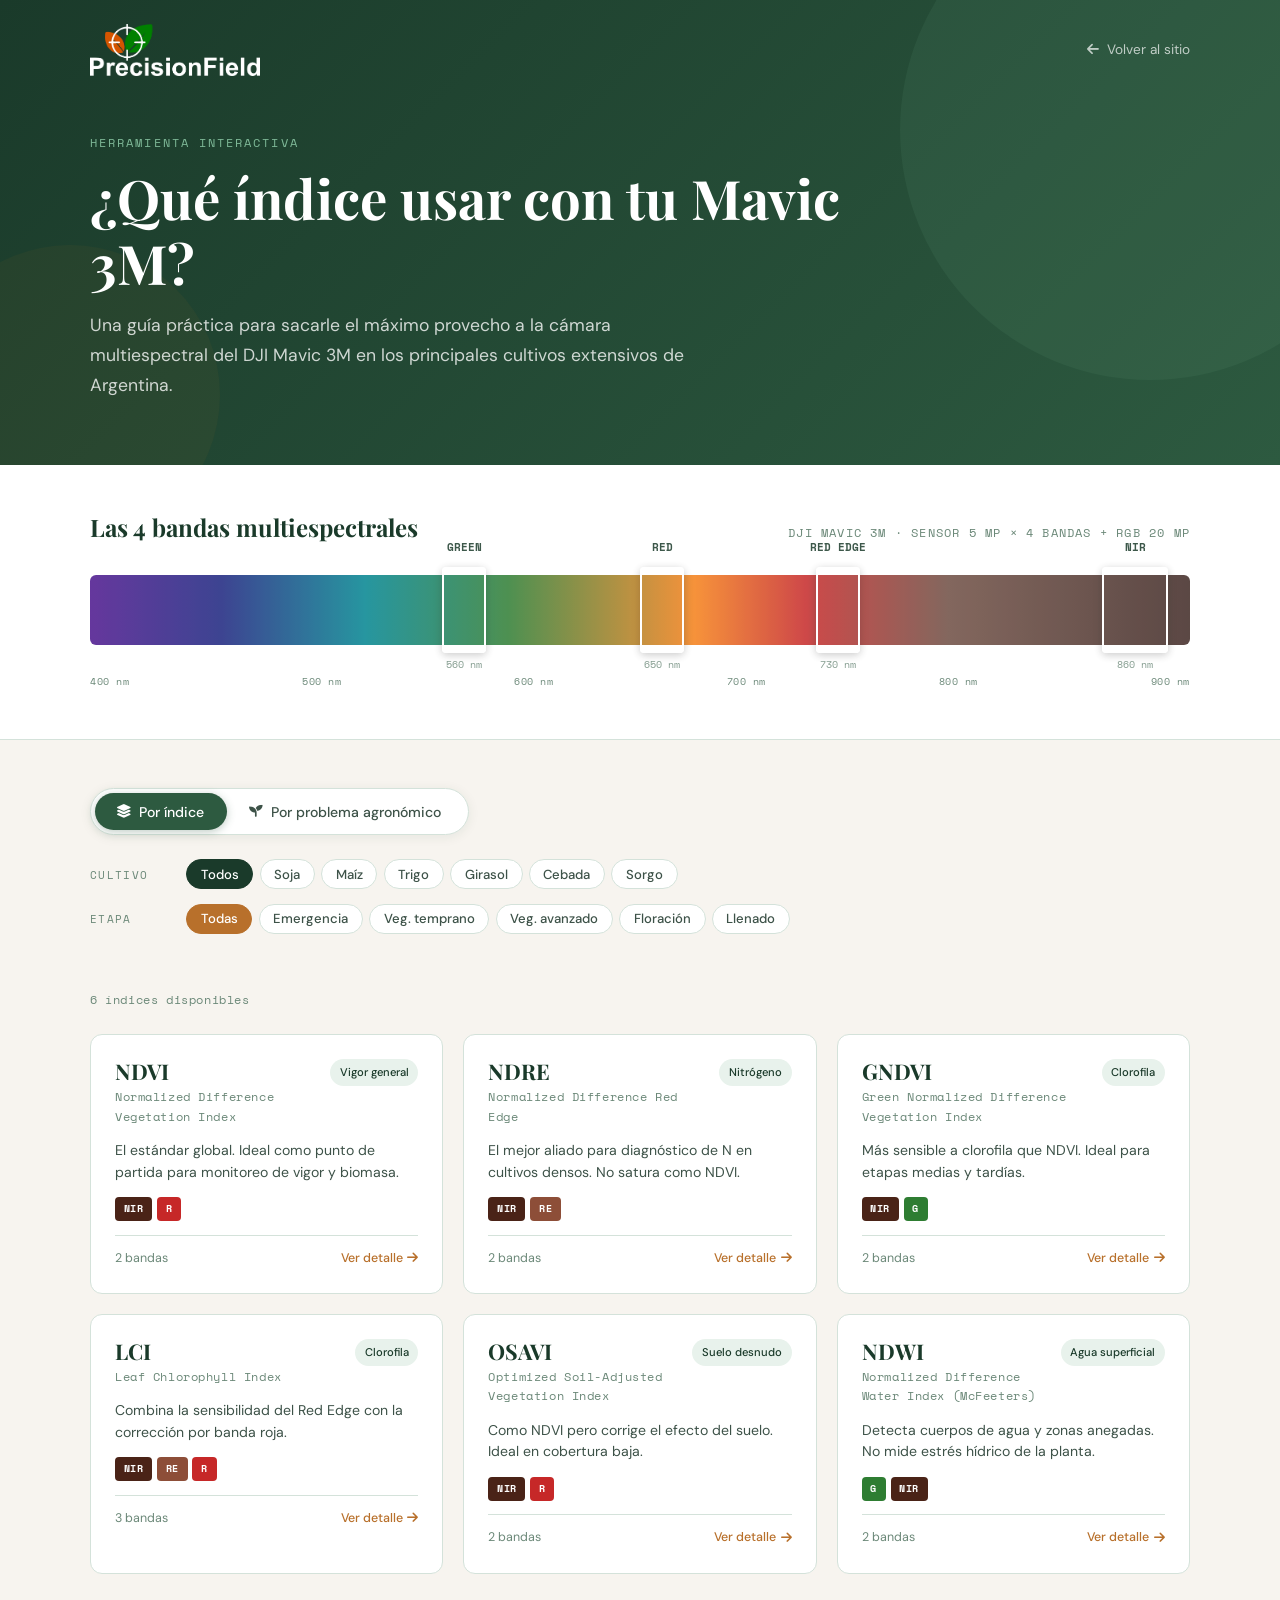
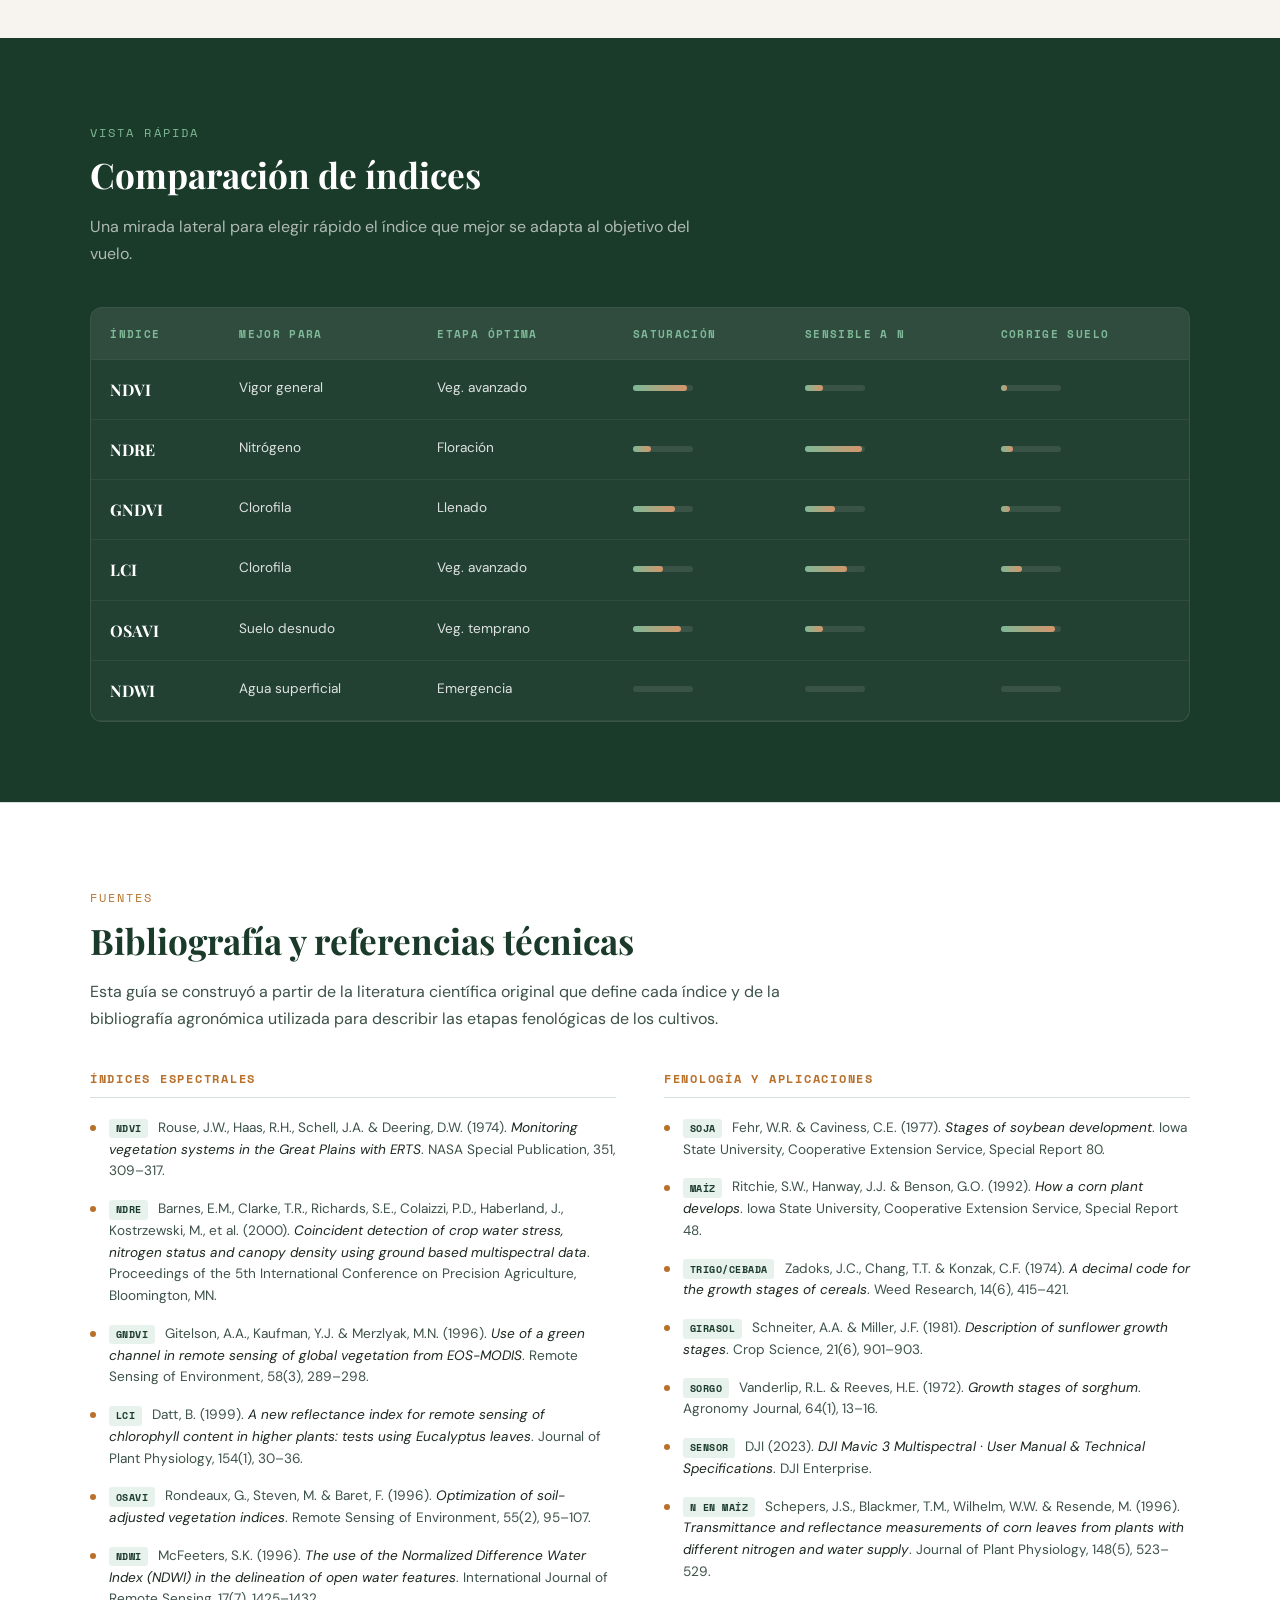
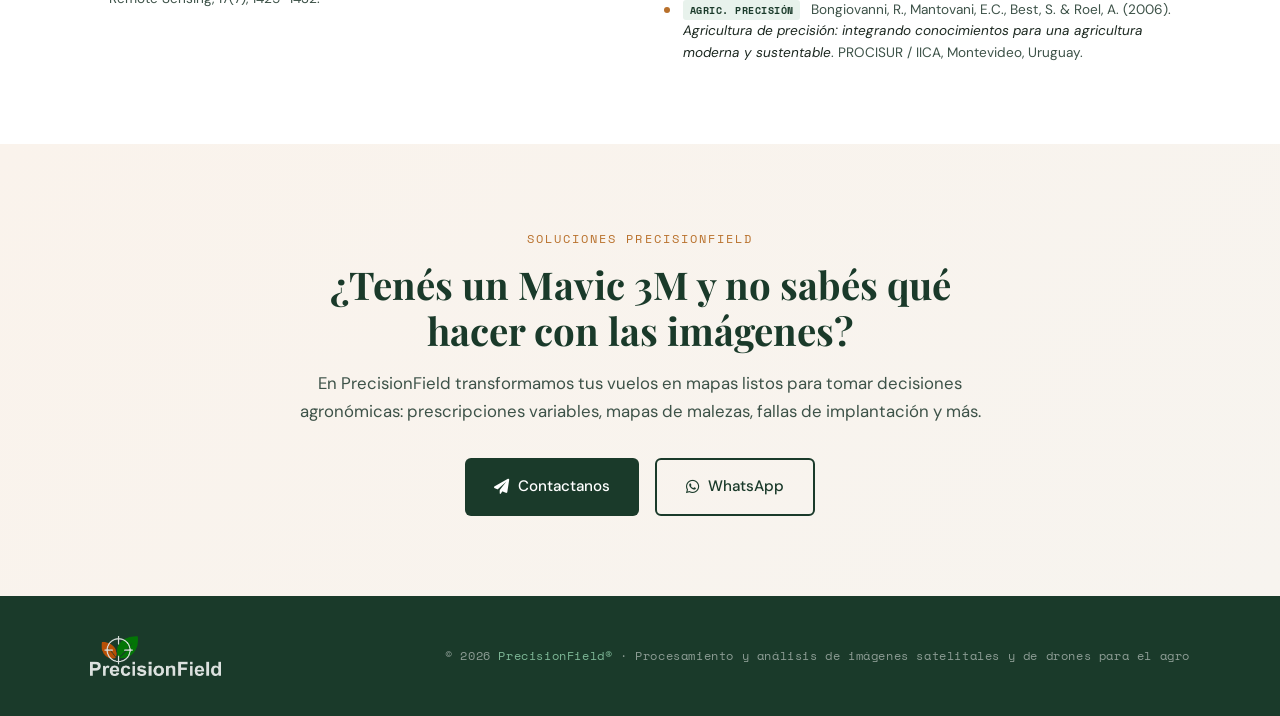
<file: indices-mavic3m.html>
<!DOCTYPE html>
<html lang="es">
<head>
    <meta charset="UTF-8">
    <meta name="viewport" content="width=device-width, initial-scale=1.0">
    <title>Guía de Índices Espectrales · Mavic 3M | PrecisionField</title>
    <meta name="description" content="Qué índice espectral usar con tu DJI Mavic 3M, cuándo y para qué cultivo. Guía interactiva para productores y asesores agronómicos.">
    <link rel="stylesheet" href="https://cdnjs.cloudflare.com/ajax/libs/font-awesome/6.0.0-beta3/css/all.min.css">
    <link href="https://fonts.googleapis.com/css2?family=Playfair+Display:wght@400;600;700&family=DM+Sans:wght@300;400;500;600&family=Space+Mono:wght@400;700&display=swap" rel="stylesheet">
    <style>
        :root {
            --green-deep:    #1a3a2a;
            --green-mid:     #2d5a40;
            --green-soft:    #4a7c59;
            --green-light:   #7eb897;
            --green-pale:    #e8f2ec;
            --earth-dark:    #5c3d1e;
            --earth-mid:     #b8702b;
            --earth-light:   #d4956a;
            --earth-pale:    #faf3ec;
            --cream:         #f7f4ef;
            --white:         #ffffff;
            --text-dark:     #1c2820;
            --text-mid:      #3d5248;
            --text-light:    #6b8878;
            --border:        #d4e2da;
            --shadow-sm:     0 2px 12px rgba(26,58,42,0.08);
            --shadow-md:     0 8px 32px rgba(26,58,42,0.12);
            --shadow-lg:     0 20px 60px rgba(26,58,42,0.16);
            --radius-sm:     6px;
            --radius-md:     12px;
            --radius-lg:     20px;
            --transition:    0.35s cubic-bezier(0.4, 0, 0.2, 1);
        }

        *, *::before, *::after { box-sizing: border-box; margin: 0; padding: 0; }
        html { scroll-behavior: smooth; font-size: 16px; }
        body {
            font-family: 'DM Sans', sans-serif;
            background: var(--cream);
            color: var(--text-dark);
            line-height: 1.7;
            overflow-x: hidden;
        }
        ul { list-style: none; }
        button { font-family: inherit; cursor: pointer; border: none; background: none; }
        a { color: inherit; text-decoration: none; }

        h1, h2, h3, h4 {
            font-family: 'Playfair Display', serif;
            line-height: 1.2;
            color: var(--green-deep);
        }

        .eyebrow {
            display: inline-block;
            font-family: 'Space Mono', monospace;
            font-size: 0.72rem;
            letter-spacing: 0.18em;
            text-transform: uppercase;
            color: var(--earth-mid);
            margin-bottom: 0.75rem;
        }

        /* ── HEADER / LOGO ── */
        .tool-header {
            position: absolute;
            top: 0; left: 0; right: 0;
            z-index: 10;
            padding: 1.5rem 2rem;
        }
        .tool-header-inner {
            max-width: 1100px;
            margin: 0 auto;
            display: flex;
            align-items: center;
            justify-content: space-between;
        }
        .tool-logo {
            height: 52px;
            width: auto;
            display: block;
        }
        .header-back {
            font-family: 'DM Sans', sans-serif;
            font-size: 0.85rem;
            color: rgba(255,255,255,0.7);
            display: flex;
            align-items: center;
            gap: 0.5rem;
            transition: var(--transition);
        }
        .header-back:hover { color: var(--white); }

        /* ── HERO ── */
        .tool-hero {
            background: linear-gradient(135deg, var(--green-deep) 0%, var(--green-mid) 100%);
            padding: 8rem 2rem 4rem;
            position: relative;
            overflow: hidden;
        }
        .tool-hero::before {
            content: '';
            position: absolute;
            top: -120px; right: -120px;
            width: 500px; height: 500px;
            border-radius: 50%;
            background: rgba(126,184,151,0.08);
            pointer-events: none;
        }
        .tool-hero::after {
            content: '';
            position: absolute;
            bottom: -80px; left: -80px;
            width: 300px; height: 300px;
            border-radius: 50%;
            background: rgba(184,112,43,0.06);
            pointer-events: none;
        }
        .tool-hero-inner {
            max-width: 1100px;
            margin: 0 auto;
            position: relative;
            z-index: 1;
        }
        .tool-hero .eyebrow { color: var(--green-light); }
        .tool-hero h1 {
            font-size: clamp(2rem, 4.5vw, 3.4rem);
            color: var(--white);
            margin-bottom: 1rem;
            max-width: 800px;
        }
        .tool-hero p {
            font-size: 1.1rem;
            color: rgba(255,255,255,0.78);
            max-width: 640px;
        }

        /* ── BAND VISUALIZATION ── */
        .bands-section {
            background: var(--white);
            padding: 3rem 2rem;
            border-bottom: 1px solid var(--border);
        }
        .bands-inner {
            max-width: 1100px;
            margin: 0 auto;
        }
        .bands-header {
            display: flex;
            align-items: baseline;
            justify-content: space-between;
            flex-wrap: wrap;
            gap: 1rem;
            margin-bottom: 2rem;
        }
        .bands-header h2 {
            font-size: 1.5rem;
        }
        .bands-meta {
            font-family: 'Space Mono', monospace;
            font-size: 0.75rem;
            color: var(--text-light);
            letter-spacing: 0.1em;
        }
        .spectrum {
            position: relative;
            height: 70px;
            border-radius: var(--radius-sm);
            background: linear-gradient(to right,
                #4a148c 0%,
                #1a237e 12%,
                #00838f 25%,
                #2e7d32 38%,
                #f57f17 55%,
                #c62828 65%,
                #6d4c41 78%,
                #3e2723 100%
            );
            margin-bottom: 0.5rem;
            opacity: 0.85;
        }
        .band-marker {
            position: absolute;
            top: -8px;
            bottom: -8px;
            border: 2px solid var(--white);
            border-radius: 4px;
            box-shadow: 0 2px 8px rgba(0,0,0,0.25);
            display: flex;
            align-items: flex-end;
            justify-content: center;
            padding-bottom: 4px;
        }
        .band-marker-label {
            position: absolute;
            top: -32px;
            left: 50%;
            transform: translateX(-50%);
            font-family: 'Space Mono', monospace;
            font-size: 0.7rem;
            font-weight: 700;
            color: var(--green-deep);
            white-space: nowrap;
        }
        .band-marker-wave {
            position: absolute;
            bottom: -22px;
            left: 50%;
            transform: translateX(-50%);
            font-family: 'Space Mono', monospace;
            font-size: 0.65rem;
            color: var(--text-light);
            white-space: nowrap;
        }
        .spectrum-axis {
            display: flex;
            justify-content: space-between;
            margin-top: 28px;
            font-family: 'Space Mono', monospace;
            font-size: 0.65rem;
            color: var(--text-light);
            letter-spacing: 0.05em;
        }

        /* ── CONTROLS ── */
        .controls-section {
            background: rgba(247,244,239,0.95);
            padding: 3rem 2rem 1rem;
            position: sticky;
            top: 0;
            z-index: 50;
            backdrop-filter: blur(8px);
        }
        .controls-inner {
            max-width: 1100px;
            margin: 0 auto;
        }
        .mode-toggle {
            display: inline-flex;
            background: var(--white);
            border: 1px solid var(--border);
            border-radius: 999px;
            padding: 4px;
            margin-bottom: 1.5rem;
            box-shadow: var(--shadow-sm);
        }
        .mode-toggle button {
            padding: 0.6rem 1.4rem;
            font-size: 0.88rem;
            font-weight: 500;
            border-radius: 999px;
            color: var(--text-mid);
            transition: var(--transition);
            display: flex;
            align-items: center;
            gap: 0.5rem;
        }
        .mode-toggle button.active {
            background: var(--green-mid);
            color: var(--white);
            box-shadow: 0 2px 8px rgba(45,90,64,0.3);
        }
        .mode-toggle button i {
            font-size: 0.85rem;
        }

        .filters {
            display: flex;
            flex-direction: column;
            gap: 0.9rem;
        }
        .filter-row {
            display: flex;
            align-items: center;
            gap: 1rem;
            flex-wrap: wrap;
        }
        .filter-label {
            font-family: 'Space Mono', monospace;
            font-size: 0.7rem;
            text-transform: uppercase;
            letter-spacing: 0.12em;
            color: var(--text-light);
            min-width: 80px;
        }
        .chips {
            display: flex;
            gap: 0.4rem;
            flex-wrap: wrap;
        }
        .chip {
            padding: 0.35rem 0.85rem;
            border: 1px solid var(--border);
            background: var(--white);
            color: var(--text-mid);
            border-radius: 999px;
            font-size: 0.82rem;
            font-weight: 500;
            transition: var(--transition);
        }
        .chip:hover {
            border-color: var(--green-soft);
            color: var(--green-deep);
        }
        .chip.active {
            background: var(--green-deep);
            color: var(--white);
            border-color: var(--green-deep);
        }
        .chip.earth-accent.active {
            background: var(--earth-mid);
            border-color: var(--earth-mid);
        }

        /* ── RESULTS ── */
        .results-section {
            padding: 2.5rem 2rem 4rem;
        }
        .results-inner {
            max-width: 1100px;
            margin: 0 auto;
        }
        .results-meta {
            font-family: 'Space Mono', monospace;
            font-size: 0.75rem;
            color: var(--text-light);
            margin-bottom: 1.5rem;
            letter-spacing: 0.05em;
        }
        .card-grid {
            display: grid;
            grid-template-columns: repeat(auto-fill, minmax(290px, 1fr));
            gap: 1.25rem;
        }

        /* Index card */
        .idx-card {
            background: var(--white);
            border: 1px solid var(--border);
            border-radius: var(--radius-md);
            padding: 1.5rem;
            cursor: pointer;
            transition: var(--transition);
            display: flex;
            flex-direction: column;
            gap: 0.85rem;
            position: relative;
            overflow: hidden;
        }
        .idx-card::before {
            content: '';
            position: absolute;
            top: 0; left: 0; right: 0;
            height: 3px;
            background: var(--earth-mid);
            transform: scaleX(0);
            transform-origin: left;
            transition: transform var(--transition);
        }
        .idx-card:hover {
            transform: translateY(-4px);
            box-shadow: var(--shadow-md);
            border-color: var(--green-light);
        }
        .idx-card:hover::before { transform: scaleX(1); }

        .idx-card-head {
            display: flex;
            align-items: flex-start;
            justify-content: space-between;
            gap: 0.75rem;
        }
        .idx-card h3 {
            font-size: 1.35rem;
            font-weight: 700;
            color: var(--green-deep);
        }
        .idx-card-fullname {
            font-size: 0.72rem;
            color: var(--text-light);
            font-family: 'Space Mono', monospace;
            letter-spacing: 0.05em;
            margin-top: 2px;
        }
        .idx-card-tag {
            font-size: 0.7rem;
            background: var(--green-pale);
            color: var(--green-deep);
            padding: 0.25rem 0.6rem;
            border-radius: 999px;
            font-weight: 500;
            white-space: nowrap;
        }
        .idx-card-desc {
            font-size: 0.88rem;
            color: var(--text-mid);
            line-height: 1.55;
        }

        .band-pills {
            display: flex;
            gap: 0.3rem;
            flex-wrap: wrap;
        }
        .band-pill {
            font-family: 'Space Mono', monospace;
            font-size: 0.65rem;
            font-weight: 700;
            padding: 0.2rem 0.55rem;
            border-radius: 4px;
            color: var(--white);
            letter-spacing: 0.05em;
        }
        .bp-G  { background: #2e7d32; }
        .bp-R  { background: #c62828; }
        .bp-RE { background: #8d4e38; }
        .bp-NIR { background: #4a2317; }

        .idx-card-foot {
            display: flex;
            justify-content: space-between;
            align-items: center;
            padding-top: 0.75rem;
            border-top: 1px solid var(--border);
            font-size: 0.78rem;
            color: var(--text-light);
        }
        .idx-card-foot .more {
            color: var(--earth-mid);
            font-weight: 500;
            display: flex;
            align-items: center;
            gap: 0.3rem;
        }

        /* Problem card */
        .prob-card {
            background: var(--white);
            border: 1px solid var(--border);
            border-radius: var(--radius-md);
            padding: 1.75rem;
            transition: var(--transition);
            display: flex;
            flex-direction: column;
            gap: 1rem;
        }
        .prob-card:hover {
            border-color: var(--earth-light);
            box-shadow: var(--shadow-sm);
        }
        .prob-icon {
            width: 44px;
            height: 44px;
            border-radius: 50%;
            background: var(--earth-pale);
            display: flex;
            align-items: center;
            justify-content: center;
            color: var(--earth-mid);
            font-size: 1.1rem;
        }
        .prob-card h3 {
            font-size: 1.2rem;
        }
        .prob-card p {
            font-size: 0.88rem;
            color: var(--text-mid);
        }
        .prob-recommendations {
            display: flex;
            flex-direction: column;
            gap: 0.5rem;
            padding-top: 0.5rem;
            border-top: 1px dashed var(--border);
        }
        .prob-rec-label {
            font-family: 'Space Mono', monospace;
            font-size: 0.65rem;
            letter-spacing: 0.12em;
            color: var(--text-light);
            text-transform: uppercase;
            margin-bottom: 0.2rem;
        }
        .prob-rec-list {
            display: flex;
            gap: 0.4rem;
            flex-wrap: wrap;
        }
        .prob-rec-list .idx-pill {
            background: var(--green-pale);
            color: var(--green-deep);
            padding: 0.3rem 0.7rem;
            border-radius: 6px;
            font-size: 0.78rem;
            font-weight: 600;
            cursor: pointer;
            transition: var(--transition);
            border: 1px solid transparent;
        }
        .prob-rec-list .idx-pill:hover {
            background: var(--green-deep);
            color: var(--white);
        }
        .prob-rec-list .idx-pill.primary {
            background: var(--green-deep);
            color: var(--white);
        }
        .prob-rec-list .idx-pill.primary::before {
            content: '★ ';
            color: var(--earth-light);
        }

        .empty-state {
            text-align: center;
            padding: 4rem 2rem;
            color: var(--text-light);
        }
        .empty-state i {
            font-size: 2.5rem;
            color: var(--green-light);
            margin-bottom: 1rem;
            opacity: 0.6;
        }

        /* ── COMPARISON TABLE ── */
        .compare-section {
            background: var(--green-deep);
            padding: 5rem 2rem;
            color: var(--white);
        }
        .compare-inner {
            max-width: 1100px;
            margin: 0 auto;
        }
        .compare-section .eyebrow { color: var(--green-light); }
        .compare-section h2 {
            color: var(--white);
            font-size: clamp(1.6rem, 3vw, 2.2rem);
            margin-bottom: 1rem;
        }
        .compare-section > .compare-inner > p {
            color: rgba(255,255,255,0.65);
            margin-bottom: 2.5rem;
            max-width: 600px;
        }
        .table-wrap {
            overflow-x: auto;
            border-radius: var(--radius-md);
            background: rgba(255,255,255,0.04);
            border: 1px solid rgba(255,255,255,0.1);
        }
        table {
            width: 100%;
            border-collapse: collapse;
            min-width: 720px;
        }
        thead {
            background: rgba(255,255,255,0.06);
        }
        th {
            text-align: left;
            padding: 1rem 1.2rem;
            font-family: 'Space Mono', monospace;
            font-size: 0.7rem;
            letter-spacing: 0.12em;
            text-transform: uppercase;
            color: var(--green-light);
            font-weight: 700;
            border-bottom: 1px solid rgba(255,255,255,0.1);
        }
        td {
            padding: 1rem 1.2rem;
            font-size: 0.85rem;
            color: rgba(255,255,255,0.85);
            border-bottom: 1px solid rgba(255,255,255,0.06);
            vertical-align: top;
        }
        tbody tr:hover {
            background: rgba(255,255,255,0.04);
        }
        td.idx-name {
            font-family: 'Playfair Display', serif;
            font-weight: 700;
            color: var(--white);
            font-size: 1rem;
        }
        td .sat-bar {
            display: inline-block;
            width: 60px;
            height: 6px;
            background: rgba(255,255,255,0.1);
            border-radius: 3px;
            position: relative;
            vertical-align: middle;
            margin-right: 6px;
        }
        td .sat-bar::after {
            content: '';
            position: absolute;
            left: 0; top: 0;
            height: 100%;
            background: linear-gradient(to right, var(--green-light), var(--earth-light));
            border-radius: 3px;
            width: var(--sat, 50%);
        }

        /* ── REFERENCES SECTION ── */
        .references-section {
            background: var(--white);
            padding: 5rem 2rem;
            border-top: 1px solid var(--border);
        }
        .references-inner {
            max-width: 1100px;
            margin: 0 auto;
        }
        .references-section h2 {
            font-size: clamp(1.6rem, 3vw, 2.2rem);
            margin-bottom: 1rem;
        }
        .references-section > .references-inner > p {
            color: var(--text-mid);
            margin-bottom: 2.5rem;
            max-width: 700px;
        }
        .ref-groups {
            display: grid;
            grid-template-columns: 1fr 1fr;
            gap: 3rem;
        }
        .ref-group h3 {
            font-family: 'Space Mono', monospace;
            font-size: 0.78rem;
            letter-spacing: 0.14em;
            text-transform: uppercase;
            color: var(--earth-mid);
            margin-bottom: 1.2rem;
            font-weight: 700;
            padding-bottom: 0.6rem;
            border-bottom: 1px solid var(--border);
        }
        .ref-list {
            display: flex;
            flex-direction: column;
            gap: 1rem;
        }
        .ref-item {
            font-size: 0.85rem;
            color: var(--text-mid);
            padding-left: 1.2rem;
            position: relative;
            line-height: 1.6;
        }
        .ref-item::before {
            content: '';
            position: absolute;
            left: 0;
            top: 0.6em;
            width: 6px;
            height: 6px;
            background: var(--earth-mid);
            border-radius: 50%;
        }
        .ref-item strong {
            color: var(--green-deep);
            font-weight: 600;
        }
        .ref-item em {
            color: var(--text-dark);
            font-style: italic;
        }
        .ref-item .ref-tag {
            display: inline-block;
            font-family: 'Space Mono', monospace;
            font-size: 0.65rem;
            background: var(--green-pale);
            color: var(--green-deep);
            padding: 0.1rem 0.4rem;
            border-radius: 3px;
            margin-right: 0.4rem;
            font-weight: 700;
            letter-spacing: 0.05em;
            vertical-align: middle;
        }

        /* ── MODAL ── */
        .modal-backdrop {
            position: fixed;
            inset: 0;
            background: rgba(26,40,32,0.55);
            backdrop-filter: blur(6px);
            display: none;
            align-items: center;
            justify-content: center;
            z-index: 200;
            padding: 1rem;
            opacity: 0;
            transition: opacity 0.25s ease;
        }
        .modal-backdrop.open {
            display: flex;
            opacity: 1;
        }
        .modal {
            background: var(--cream);
            border-radius: var(--radius-lg);
            max-width: 760px;
            width: 100%;
            max-height: 90vh;
            overflow-y: auto;
            position: relative;
            transform: translateY(20px);
            transition: transform 0.3s ease;
        }
        .modal-backdrop.open .modal {
            transform: translateY(0);
        }
        .modal-close {
            position: absolute;
            top: 1.2rem;
            right: 1.2rem;
            width: 36px;
            height: 36px;
            border-radius: 50%;
            background: var(--white);
            border: 1px solid var(--border);
            color: var(--text-mid);
            display: flex;
            align-items: center;
            justify-content: center;
            transition: var(--transition);
            z-index: 10;
        }
        .modal-close:hover {
            background: var(--green-deep);
            color: var(--white);
            border-color: var(--green-deep);
            transform: rotate(90deg);
        }
        .modal-header {
            padding: 2.5rem 2.5rem 1.5rem;
            background: var(--white);
            border-bottom: 1px solid var(--border);
            border-radius: var(--radius-lg) var(--radius-lg) 0 0;
        }
        .modal-header .eyebrow { margin-bottom: 0.4rem; }
        .modal-header h2 {
            font-size: 2.2rem;
            margin-bottom: 0.3rem;
        }
        .modal-header .modal-fullname {
            font-family: 'Space Mono', monospace;
            font-size: 0.78rem;
            color: var(--text-light);
            letter-spacing: 0.08em;
            margin-bottom: 1rem;
        }
        .modal-formula {
            background: var(--green-deep);
            color: var(--green-light);
            padding: 1rem 1.3rem;
            border-radius: var(--radius-sm);
            font-family: 'Space Mono', monospace;
            font-size: 0.95rem;
            display: inline-block;
            margin-top: 0.5rem;
            letter-spacing: 0.02em;
        }
        .modal-body {
            padding: 2rem 2.5rem 2.5rem;
        }
        .modal-section {
            margin-bottom: 2rem;
        }
        .modal-section:last-child { margin-bottom: 0; }
        .modal-section h4 {
            font-family: 'Space Mono', monospace;
            font-size: 0.72rem;
            letter-spacing: 0.14em;
            text-transform: uppercase;
            color: var(--earth-mid);
            margin-bottom: 0.8rem;
            font-weight: 700;
        }
        .modal-section p {
            font-size: 0.95rem;
            color: var(--text-mid);
            line-height: 1.7;
        }
        .pros-cons {
            display: grid;
            grid-template-columns: 1fr 1fr;
            gap: 1rem;
        }
        .pc-block {
            background: var(--white);
            border-radius: var(--radius-sm);
            padding: 1.2rem;
            border-left: 3px solid;
        }
        .pc-block.pros { border-color: var(--green-soft); }
        .pc-block.cons { border-color: var(--earth-mid); }
        .pc-block h5 {
            font-family: 'DM Sans', sans-serif;
            font-size: 0.85rem;
            font-weight: 700;
            margin-bottom: 0.6rem;
            display: flex;
            align-items: center;
            gap: 0.4rem;
        }
        .pc-block.pros h5 { color: var(--green-mid); }
        .pc-block.cons h5 { color: var(--earth-dark); }
        .pc-block ul {
            display: flex;
            flex-direction: column;
            gap: 0.45rem;
        }
        .pc-block li {
            font-size: 0.83rem;
            color: var(--text-mid);
            padding-left: 1rem;
            position: relative;
            line-height: 1.5;
        }
        .pc-block.pros li::before {
            content: '+';
            position: absolute;
            left: 0;
            color: var(--green-soft);
            font-weight: 700;
        }
        .pc-block.cons li::before {
            content: '−';
            position: absolute;
            left: 0;
            color: var(--earth-mid);
            font-weight: 700;
        }
        .crops-grid {
            display: grid;
            grid-template-columns: repeat(auto-fill, minmax(160px, 1fr));
            gap: 0.6rem;
        }
        .crop-item {
            background: var(--white);
            border-radius: var(--radius-sm);
            padding: 0.7rem 0.9rem;
            border: 1px solid var(--border);
            font-size: 0.82rem;
        }
        .crop-item strong {
            display: block;
            color: var(--green-deep);
            margin-bottom: 0.2rem;
            font-size: 0.88rem;
        }
        .crop-item span {
            color: var(--text-light);
            font-family: 'Space Mono', monospace;
            font-size: 0.7rem;
        }
        .stages-bar {
            display: flex;
            border-radius: var(--radius-sm);
            overflow: hidden;
            background: var(--white);
            border: 1px solid var(--border);
        }
        .stage-cell {
            flex: 1;
            padding: 0.7rem 0.5rem;
            text-align: center;
            font-size: 0.7rem;
            color: var(--text-light);
            border-right: 1px solid var(--border);
            position: relative;
        }
        .stage-cell:last-child { border-right: none; }
        .stage-cell.active {
            background: var(--green-pale);
            color: var(--green-deep);
            font-weight: 600;
        }
        .stage-cell.peak {
            background: var(--green-soft);
            color: var(--white);
            font-weight: 700;
        }
        .modal-source {
            background: var(--white);
            padding: 1rem 1.2rem;
            border-radius: var(--radius-sm);
            border-left: 3px solid var(--green-soft);
            font-size: 0.83rem;
            color: var(--text-mid);
            line-height: 1.6;
        }
        .modal-source strong {
            color: var(--green-deep);
        }

        /* ── CTA ── */
        .cta-section {
            background: linear-gradient(135deg, var(--earth-pale) 0%, var(--cream) 100%);
            padding: 5rem 2rem;
            text-align: center;
        }
        .cta-inner {
            max-width: 700px;
            margin: 0 auto;
        }
        .cta-section h2 {
            font-size: clamp(1.6rem, 3vw, 2.4rem);
            margin-bottom: 1rem;
        }
        .cta-section p {
            font-size: 1.05rem;
            color: var(--text-mid);
            margin-bottom: 2rem;
        }
        .cta-buttons {
            display: flex;
            gap: 1rem;
            justify-content: center;
            flex-wrap: wrap;
        }
        .btn {
            display: inline-flex;
            align-items: center;
            gap: 0.6rem;
            padding: 0.9rem 1.8rem;
            border-radius: var(--radius-sm);
            font-size: 0.95rem;
            font-weight: 500;
            text-decoration: none;
            transition: var(--transition);
        }
        .btn-primary {
            background: var(--green-deep);
            color: var(--white);
        }
        .btn-primary:hover {
            background: var(--green-mid);
            transform: translateY(-2px);
            box-shadow: var(--shadow-md);
        }
        .btn-outline {
            background: transparent;
            color: var(--green-deep);
            border: 2px solid var(--green-deep);
        }
        .btn-outline:hover {
            background: var(--green-deep);
            color: var(--white);
        }

        /* ── FOOTER ── */
        .tool-footer {
            background: var(--green-deep);
            padding: 2.5rem 2rem;
        }
        .tool-footer-inner {
            max-width: 1100px;
            margin: 0 auto;
            display: flex;
            align-items: center;
            justify-content: space-between;
            flex-wrap: wrap;
            gap: 1.5rem;
        }
        .footer-logo {
            height: 40px;
            width: auto;
            opacity: 0.85;
        }
        .tool-footer p {
            font-family: 'Space Mono', monospace;
            font-size: 0.75rem;
            color: rgba(255,255,255,0.5);
            letter-spacing: 0.05em;
        }
        .tool-footer a {
            color: var(--green-light);
        }

        /* ── RESPONSIVE ── */
        @media (max-width: 768px) {
            .tool-header { padding: 1rem 1.25rem; }
            .tool-logo { height: 42px; }
            .tool-hero { padding: 6rem 1.25rem 3rem; }
            .bands-section, .controls-section, .results-section,
            .compare-section, .references-section, .cta-section { padding-left: 1.25rem; padding-right: 1.25rem; }
            .filter-row { flex-direction: column; align-items: flex-start; gap: 0.5rem; }
            .filter-label { min-width: auto; }
            .pros-cons { grid-template-columns: 1fr; }
            .ref-groups { grid-template-columns: 1fr; gap: 2rem; }
            .modal-header { padding: 2rem 1.5rem 1.2rem; }
            .modal-body { padding: 1.5rem; }
            .modal-header h2 { font-size: 1.6rem; }
            .controls-section { position: relative; }
            .tool-footer-inner { flex-direction: column; text-align: center; }
        }
    </style>
</head>
<body>

    <!-- HEADER + LOGO -->
    <header class="tool-header">
        <div class="tool-header-inner">
            <a href="index.html"><img src="assets/images/logo.png" alt="PrecisionField" class="tool-logo"></a>
            <a href="index.html" class="header-back">
                <i class="fas fa-arrow-left"></i> Volver al sitio
            </a>
        </div>
    </header>

    <!-- HERO -->
    <section class="tool-hero">
        <div class="tool-hero-inner">
            <span class="eyebrow">Herramienta interactiva</span>
            <h1>¿Qué índice usar con tu Mavic 3M?</h1>
            <p>Una guía práctica para sacarle el máximo provecho a la cámara multiespectral del DJI Mavic 3M en los principales cultivos extensivos de Argentina.</p>
        </div>
    </section>

    <!-- BAND VISUALIZATION -->
    <section class="bands-section">
        <div class="bands-inner">
            <div class="bands-header">
                <h2>Las 4 bandas multiespectrales</h2>
                <span class="bands-meta">DJI MAVIC 3M · SENSOR 5 MP × 4 BANDAS + RGB 20 MP</span>
            </div>
            <div class="spectrum">
                <div class="band-marker" style="left: 32%; width: 4%;">
                    <span class="band-marker-label">GREEN</span>
                    <span class="band-marker-wave">560 nm</span>
                </div>
                <div class="band-marker" style="left: 50%; width: 4%;">
                    <span class="band-marker-label">RED</span>
                    <span class="band-marker-wave">650 nm</span>
                </div>
                <div class="band-marker" style="left: 66%; width: 4%;">
                    <span class="band-marker-label">RED EDGE</span>
                    <span class="band-marker-wave">730 nm</span>
                </div>
                <div class="band-marker" style="left: 92%; width: 6%;">
                    <span class="band-marker-label">NIR</span>
                    <span class="band-marker-wave">860 nm</span>
                </div>
            </div>
            <div class="spectrum-axis">
                <span>400 nm</span>
                <span>500 nm</span>
                <span>600 nm</span>
                <span>700 nm</span>
                <span>800 nm</span>
                <span>900 nm</span>
            </div>
        </div>
    </section>

    <!-- CONTROLS -->
    <div class="controls-section">
        <div class="controls-inner">
            <div class="mode-toggle" role="tablist">
                <button id="mode-index" class="active" data-mode="index">
                    <i class="fas fa-layer-group"></i> Por índice
                </button>
                <button id="mode-problem" data-mode="problem">
                    <i class="fas fa-seedling"></i> Por problema agronómico
                </button>
            </div>
            <div class="filters">
                <div class="filter-row">
                    <span class="filter-label">Cultivo</span>
                    <div class="chips" id="crop-chips">
                        <button class="chip active" data-crop="all">Todos</button>
                        <button class="chip" data-crop="soja">Soja</button>
                        <button class="chip" data-crop="maiz">Maíz</button>
                        <button class="chip" data-crop="trigo">Trigo</button>
                        <button class="chip" data-crop="girasol">Girasol</button>
                        <button class="chip" data-crop="cebada">Cebada</button>
                        <button class="chip" data-crop="sorgo">Sorgo</button>
                    </div>
                </div>
                <div class="filter-row">
                    <span class="filter-label">Etapa</span>
                    <div class="chips" id="stage-chips">
                        <button class="chip earth-accent active" data-stage="all">Todas</button>
                        <button class="chip earth-accent" data-stage="emergencia">Emergencia</button>
                        <button class="chip earth-accent" data-stage="vegetativo-temprano">Veg. temprano</button>
                        <button class="chip earth-accent" data-stage="vegetativo-avanzado">Veg. avanzado</button>
                        <button class="chip earth-accent" data-stage="floracion">Floración</button>
                        <button class="chip earth-accent" data-stage="llenado">Llenado</button>
                    </div>
                </div>
            </div>
        </div>
    </div>

    <!-- RESULTS -->
    <section class="results-section">
        <div class="results-inner">
            <div class="results-meta" id="results-meta">6 índices disponibles</div>
            <div class="card-grid" id="card-grid"></div>
        </div>
    </section>

    <!-- COMPARISON TABLE -->
    <section class="compare-section">
        <div class="compare-inner">
            <span class="eyebrow">Vista rápida</span>
            <h2>Comparación de índices</h2>
            <p>Una mirada lateral para elegir rápido el índice que mejor se adapta al objetivo del vuelo.</p>
            <div class="table-wrap">
                <table>
                    <thead>
                        <tr>
                            <th>Índice</th>
                            <th>Mejor para</th>
                            <th>Etapa óptima</th>
                            <th>Saturación</th>
                            <th>Sensible a N</th>
                            <th>Corrige suelo</th>
                        </tr>
                    </thead>
                    <tbody id="compare-table-body"></tbody>
                </table>
            </div>
        </div>
    </section>

    <!-- REFERENCES -->
    <section class="references-section">
        <div class="references-inner">
            <span class="eyebrow">Fuentes</span>
            <h2>Bibliografía y referencias técnicas</h2>
            <p>Esta guía se construyó a partir de la literatura científica original que define cada índice y de la bibliografía agronómica utilizada para describir las etapas fenológicas de los cultivos.</p>

            <div class="ref-groups">
                <div class="ref-group">
                    <h3>Índices espectrales</h3>
                    <div class="ref-list">
                        <div class="ref-item">
                            <span class="ref-tag">NDVI</span>
                            Rouse, J.W., Haas, R.H., Schell, J.A. &amp; Deering, D.W. (1974). <em>Monitoring vegetation systems in the Great Plains with ERTS</em>. NASA Special Publication, 351, 309–317.
                        </div>
                        <div class="ref-item">
                            <span class="ref-tag">NDRE</span>
                            Barnes, E.M., Clarke, T.R., Richards, S.E., Colaizzi, P.D., Haberland, J., Kostrzewski, M., et al. (2000). <em>Coincident detection of crop water stress, nitrogen status and canopy density using ground based multispectral data</em>. Proceedings of the 5th International Conference on Precision Agriculture, Bloomington, MN.
                        </div>
                        <div class="ref-item">
                            <span class="ref-tag">GNDVI</span>
                            Gitelson, A.A., Kaufman, Y.J. &amp; Merzlyak, M.N. (1996). <em>Use of a green channel in remote sensing of global vegetation from EOS-MODIS</em>. Remote Sensing of Environment, 58(3), 289–298.
                        </div>
                        <div class="ref-item">
                            <span class="ref-tag">LCI</span>
                            Datt, B. (1999). <em>A new reflectance index for remote sensing of chlorophyll content in higher plants: tests using Eucalyptus leaves</em>. Journal of Plant Physiology, 154(1), 30–36.
                        </div>
                        <div class="ref-item">
                            <span class="ref-tag">OSAVI</span>
                            Rondeaux, G., Steven, M. &amp; Baret, F. (1996). <em>Optimization of soil-adjusted vegetation indices</em>. Remote Sensing of Environment, 55(2), 95–107.
                        </div>
                        <div class="ref-item">
                            <span class="ref-tag">NDWI</span>
                            McFeeters, S.K. (1996). <em>The use of the Normalized Difference Water Index (NDWI) in the delineation of open water features</em>. International Journal of Remote Sensing, 17(7), 1425–1432.
                        </div>
                    </div>
                </div>

                <div class="ref-group">
                    <h3>Fenología y aplicaciones</h3>
                    <div class="ref-list">
                        <div class="ref-item">
                            <span class="ref-tag">SOJA</span>
                            Fehr, W.R. &amp; Caviness, C.E. (1977). <em>Stages of soybean development</em>. Iowa State University, Cooperative Extension Service, Special Report 80.
                        </div>
                        <div class="ref-item">
                            <span class="ref-tag">MAÍZ</span>
                            Ritchie, S.W., Hanway, J.J. &amp; Benson, G.O. (1992). <em>How a corn plant develops</em>. Iowa State University, Cooperative Extension Service, Special Report 48.
                        </div>
                        <div class="ref-item">
                            <span class="ref-tag">TRIGO/CEBADA</span>
                            Zadoks, J.C., Chang, T.T. &amp; Konzak, C.F. (1974). <em>A decimal code for the growth stages of cereals</em>. Weed Research, 14(6), 415–421.
                        </div>
                        <div class="ref-item">
                            <span class="ref-tag">GIRASOL</span>
                            Schneiter, A.A. &amp; Miller, J.F. (1981). <em>Description of sunflower growth stages</em>. Crop Science, 21(6), 901–903.
                        </div>
                        <div class="ref-item">
                            <span class="ref-tag">SORGO</span>
                            Vanderlip, R.L. &amp; Reeves, H.E. (1972). <em>Growth stages of sorghum</em>. Agronomy Journal, 64(1), 13–16.
                        </div>
                        <div class="ref-item">
                            <span class="ref-tag">SENSOR</span>
                            DJI (2023). <em>DJI Mavic 3 Multispectral · User Manual &amp; Technical Specifications</em>. DJI Enterprise.
                        </div>
                        <div class="ref-item">
                            <span class="ref-tag">N EN MAÍZ</span>
                            Schepers, J.S., Blackmer, T.M., Wilhelm, W.W. &amp; Resende, M. (1996). <em>Transmittance and reflectance measurements of corn leaves from plants with different nitrogen and water supply</em>. Journal of Plant Physiology, 148(5), 523–529.
                        </div>
                        <div class="ref-item">
                            <span class="ref-tag">AGRIC. PRECISIÓN</span>
                            Bongiovanni, R., Mantovani, E.C., Best, S. &amp; Roel, A. (2006). <em>Agricultura de precisión: integrando conocimientos para una agricultura moderna y sustentable</em>. PROCISUR / IICA, Montevideo, Uruguay.
                        </div>
                    </div>
                </div>
            </div>
        </div>
    </section>

    <!-- CTA -->
    <section class="cta-section">
        <div class="cta-inner">
            <span class="eyebrow">Soluciones PrecisionField</span>
            <h2>¿Tenés un Mavic 3M y no sabés qué hacer con las imágenes?</h2>
            <p>En PrecisionField transformamos tus vuelos en mapas listos para tomar decisiones agronómicas: prescripciones variables, mapas de malezas, fallas de implantación y más.</p>
            <div class="cta-buttons">
                <a href="index.html#contact" class="btn btn-primary">
                    <i class="fas fa-paper-plane"></i> Contactanos
                </a>
                <a href="https://wa.me/5491154251823" target="_blank" class="btn btn-outline">
                    <i class="fab fa-whatsapp"></i> WhatsApp
                </a>
            </div>
        </div>
    </section>

    <footer class="tool-footer">
        <div class="tool-footer-inner">
            <img src="assets/images/logo.png" alt="PrecisionField" class="footer-logo">
            <p>&copy; 2026 <a href="index.html">PrecisionField&reg;</a> · Procesamiento y análisis de imágenes satelitales y de drones para el agro</p>
        </div>
    </footer>

    <!-- MODAL -->
    <div class="modal-backdrop" id="modal-backdrop">
        <div class="modal" id="modal" role="dialog" aria-modal="true">
            <button class="modal-close" id="modal-close" aria-label="Cerrar">
                <i class="fas fa-times"></i>
            </button>
            <div class="modal-header" id="modal-header"></div>
            <div class="modal-body" id="modal-body"></div>
        </div>
    </div>

    <script>
        // ─────────────────────────────────────────────────────────
        // DATA
        // ─────────────────────────────────────────────────────────
        const STAGES = [
            { id: 'emergencia', label: 'Emergencia', short: 'E' },
            { id: 'vegetativo-temprano', label: 'Veg. temprano', short: 'Vt' },
            { id: 'vegetativo-avanzado', label: 'Veg. avanzado', short: 'Va' },
            { id: 'floracion', label: 'Floración', short: 'Fl' },
            { id: 'llenado', label: 'Llenado', short: 'Ll' },
            { id: 'madurez', label: 'Madurez', short: 'M' }
        ];

        const INDICES = [
            {
                id: 'NDVI',
                fullname: 'Normalized Difference Vegetation Index',
                tag: 'Vigor general',
                bands: ['NIR', 'R'],
                formula: '(NIR − Red) / (NIR + Red)',
                short: 'El estándar global. Ideal como punto de partida para monitoreo de vigor y biomasa.',
                description: 'NDVI es el índice más utilizado en teledetección agrícola. Aprovecha el contraste entre la fuerte reflexión del NIR por la estructura celular de las hojas sanas y la absorción del rojo por la clorofila. Es excelente para diagnóstico general, pero presenta saturación con índices de área foliar (LAI) altos, lo que limita su utilidad en cultivos densos en etapas avanzadas.',
                pros: [
                    'Estándar reconocido, mucha bibliografía y comparabilidad',
                    'Sensible a presencia de vegetación verde activa',
                    'Buen detector de fallas de implantación en etapas tempranas',
                    'Útil para series temporales y comparación entre campañas'
                ],
                cons: [
                    'Satura con LAI > 3 (cultivos densos en floración/llenado)',
                    'Sensible a la influencia del suelo cuando la cobertura es baja',
                    'No discrimina bien entre diferencias finas de N',
                    'Afectado por sombras y ángulo solar'
                ],
                problems: ['vigor', 'malezas', 'rendimiento', 'implantacion'],
                stages: ['vegetativo-temprano', 'vegetativo-avanzado', 'floracion'],
                peakStage: 'vegetativo-avanzado',
                crops: {
                    soja: { use: 'Hasta R3, satura en R4-R5', stage: 'V2-R3' },
                    maiz: { use: 'Hasta V8, satura en VT-R1', stage: 'V2-V8' },
                    trigo: { use: 'Macollaje a encañazón', stage: 'Z21-Z39' },
                    girasol: { use: 'Hasta R4, satura en R5', stage: 'V4-R4' },
                    cebada: { use: 'Macollaje y encañazón', stage: 'Z21-Z39' },
                    sorgo: { use: 'Vegetativo y embuchado', stage: 'V3-Bot' }
                },
                source: 'Rouse et al. (1974). <strong>Monitoring vegetation systems in the Great Plains with ERTS</strong>. NASA Special Publication, 351, 309–317.',
                saturation: 90, sensitivityN: 30, soilCorrection: 10
            },
            {
                id: 'NDRE',
                fullname: 'Normalized Difference Red Edge',
                tag: 'Nitrógeno',
                bands: ['NIR', 'RE'],
                formula: '(NIR − RedEdge) / (NIR + RedEdge)',
                short: 'El mejor aliado para diagnóstico de N en cultivos densos. No satura como NDVI.',
                description: 'NDRE aprovecha la región del Red Edge (730 nm), una zona del espectro extremadamente sensible al contenido de clorofila y nitrógeno foliar. Penetra mejor el dosel que el NDVI, lo que lo hace ideal cuando el cultivo está cerrado y NDVI ya no aporta información. Es la estrella del Mavic 3M para diagnóstico nutricional.',
                pros: [
                    'No satura tan rápido como NDVI: útil en floración y llenado',
                    'Altamente sensible a contenido de N en hoja',
                    'Detecta diferencias sutiles entre ambientes en cultivos densos',
                    'Excelente para prescripciones de fertilización variable'
                ],
                cons: [
                    'Menos efectivo en etapas muy tempranas (suelo desnudo)',
                    'Requiere correcta calibración radiométrica para comparar fechas',
                    'Interpretación menos intuitiva que NDVI',
                    'Sensible a estrés hídrico (puede confundirse con déficit N)'
                ],
                problems: ['nitrogeno', 'clorofila', 'estres-temprano', 'rendimiento'],
                stages: ['vegetativo-avanzado', 'floracion', 'llenado'],
                peakStage: 'floracion',
                crops: {
                    soja: { use: 'Excelente en R1-R5 para diagnóstico N/clorofila', stage: 'R1-R5' },
                    maiz: { use: 'Indispensable en V8-R2 para refertilización', stage: 'V8-R2' },
                    trigo: { use: 'Ajuste de N en encañazón y hoja bandera', stage: 'Z31-Z49' },
                    girasol: { use: 'R1-R6 para diagnóstico nutricional', stage: 'R1-R6' },
                    cebada: { use: 'Encañazón a hoja bandera', stage: 'Z31-Z49' },
                    sorgo: { use: 'Embuchado a antesis', stage: 'Bot-Ant' }
                },
                source: 'Barnes et al. (2000). <strong>Coincident detection of crop water stress, nitrogen status and canopy density using ground based multispectral data</strong>. 5th Int. Conf. on Precision Agriculture.',
                saturation: 30, sensitivityN: 95, soilCorrection: 20
            },
            {
                id: 'GNDVI',
                fullname: 'Green Normalized Difference Vegetation Index',
                tag: 'Clorofila',
                bands: ['NIR', 'G'],
                formula: '(NIR − Green) / (NIR + Green)',
                short: 'Más sensible a clorofila que NDVI. Ideal para etapas medias y tardías.',
                description: 'GNDVI sustituye la banda roja del NDVI por la verde, donde la clorofila también absorbe luz pero de manera diferente. Como resultado, es más sensible a variaciones de clorofila y tiende a saturar en niveles más altos de biomasa que el NDVI. Históricamente se usa como complemento, especialmente en etapas reproductivas.',
                pros: [
                    'Mayor sensibilidad a clorofila que NDVI',
                    'Satura un poco más tarde que NDVI',
                    'Útil en etapas reproductivas para evaluar senescencia',
                    'Buen complemento en análisis multitemporal'
                ],
                cons: [
                    'Menos sensible al estrés N que NDRE',
                    'Sigue teniendo problemas de saturación en biomasa muy alta',
                    'Menor adopción que NDVI o NDRE',
                    'Requiere validación a campo para interpretación'
                ],
                problems: ['clorofila', 'rendimiento', 'vigor'],
                stages: ['vegetativo-avanzado', 'floracion', 'llenado'],
                peakStage: 'llenado',
                crops: {
                    soja: { use: 'R3-R6 para evaluar llenado y senescencia', stage: 'R3-R6' },
                    maiz: { use: 'R1-R5, complemento a NDRE en llenado', stage: 'R1-R5' },
                    trigo: { use: 'Espigazón a llenado de grano', stage: 'Z51-Z85' },
                    girasol: { use: 'R5-R8 evaluación de llenado', stage: 'R5-R8' },
                    cebada: { use: 'Espigazón y llenado', stage: 'Z51-Z85' },
                    sorgo: { use: 'Floración y grano lechoso', stage: 'Ant-Lech' }
                },
                source: 'Gitelson, Kaufman &amp; Merzlyak (1996). <strong>Use of a green channel in remote sensing of global vegetation from EOS-MODIS</strong>. Remote Sensing of Environment, 58(3), 289–298.',
                saturation: 70, sensitivityN: 50, soilCorrection: 15
            },
            {
                id: 'LCI',
                fullname: 'Leaf Chlorophyll Index',
                tag: 'Clorofila',
                bands: ['NIR', 'RE', 'R'],
                formula: '(NIR − RedEdge) / (NIR + Red)',
                short: 'Combina la sensibilidad del Red Edge con la corrección por banda roja.',
                description: 'LCI es un índice mixto que combina el numerador del NDRE con el denominador del NDVI, lo que lo hace particularmente sensible a clorofila pero con mejor comportamiento en cobertura variable. Es el índice por defecto en muchas plataformas de DJI y resulta una alternativa interesante para diagnóstico de clorofila en etapas intermedias.',
                pros: [
                    'Buena sensibilidad a clorofila',
                    'Disponible nativo en DJI Terra y procesadores compatibles',
                    'Mejor que NDRE en cobertura intermedia',
                    'Buen indicador de estrés temprano'
                ],
                cons: [
                    'Menos estandarizado en la bibliografía científica',
                    'Interpretación combinada (mezcla efectos)',
                    'Sin rango fijo claro: requiere referencias por cultivo',
                    'Puede ser ambiguo en suelos muy claros'
                ],
                problems: ['clorofila', 'estres-temprano', 'nitrogeno'],
                stages: ['vegetativo-avanzado', 'floracion'],
                peakStage: 'vegetativo-avanzado',
                crops: {
                    soja: { use: 'V4-R3 monitoreo de clorofila', stage: 'V4-R3' },
                    maiz: { use: 'V6-V12 estado clorofílico', stage: 'V6-V12' },
                    trigo: { use: 'Macollaje avanzado a encañazón', stage: 'Z25-Z39' },
                    girasol: { use: 'V8-R3 evaluación general', stage: 'V8-R3' },
                    cebada: { use: 'Macollaje a encañazón', stage: 'Z25-Z39' },
                    sorgo: { use: 'Vegetativo avanzado', stage: 'V6-V10' }
                },
                source: 'Datt, B. (1999). <strong>A new reflectance index for remote sensing of chlorophyll content in higher plants</strong>. Journal of Plant Physiology, 154(1), 30–36.',
                saturation: 50, sensitivityN: 70, soilCorrection: 35
            },
            {
                id: 'OSAVI',
                fullname: 'Optimized Soil-Adjusted Vegetation Index',
                tag: 'Suelo desnudo',
                bands: ['NIR', 'R'],
                formula: '(NIR − Red) / (NIR + Red + 0.16)',
                short: 'Como NDVI pero corrige el efecto del suelo. Ideal en cobertura baja.',
                description: 'OSAVI es una optimización del SAVI con un factor de ajuste fijo (L = 0.16) que reduce significativamente la influencia de la reflectancia del suelo en cultivos con cobertura parcial. Es el índice de elección para evaluar fallas de implantación, calidad de stand y monitoreo en etapas tempranas, antes del cierre de surco.',
                pros: [
                    'Reduce drásticamente el efecto del suelo desnudo',
                    'Excelente para evaluar implantación y stand temprano',
                    'Más confiable que NDVI con < 50 % de cobertura',
                    'Fácil de calcular y de interpretar'
                ],
                cons: [
                    'Satura igual que NDVI en biomasa alta',
                    'No mejora a NDVI con cobertura completa',
                    'Factor L fijo: no se autoajusta dinámicamente',
                    'Menos difundido comercialmente que NDVI'
                ],
                problems: ['implantacion', 'malezas', 'vigor'],
                stages: ['emergencia', 'vegetativo-temprano'],
                peakStage: 'vegetativo-temprano',
                crops: {
                    soja: { use: 'VE-V4 evaluación de stand', stage: 'VE-V4' },
                    maiz: { use: 'VE-V6 fallas de siembra y stand', stage: 'VE-V6' },
                    trigo: { use: 'Emergencia a inicio de macollaje', stage: 'Z10-Z21' },
                    girasol: { use: 'VE-V6 monitoreo de stand', stage: 'VE-V6' },
                    cebada: { use: 'Emergencia y macollaje inicial', stage: 'Z10-Z21' },
                    sorgo: { use: 'VE-V4 stand', stage: 'VE-V4' }
                },
                source: 'Rondeaux, Steven &amp; Baret (1996). <strong>Optimization of soil-adjusted vegetation indices</strong>. Remote Sensing of Environment, 55(2), 95–107.',
                saturation: 80, sensitivityN: 30, soilCorrection: 90
            },
            {
                id: 'NDWI',
                fullname: 'Normalized Difference Water Index (McFeeters)',
                tag: 'Agua superficial',
                bands: ['G', 'NIR'],
                formula: '(Green − NIR) / (Green + NIR)',
                short: 'Detecta cuerpos de agua y zonas anegadas. No mide estrés hídrico de la planta.',
                description: 'Esta versión del NDWI (McFeeters, 1996) está diseñada para resaltar cuerpos de agua superficial. Resulta muy útil para mapear bajos, zonas anegadas o seguimiento post-lluvias. Importante: no debe confundirse con el NDWI de Gao para humedad vegetal, que requiere banda SWIR (no presente en el Mavic 3M). Para estrés hídrico de planta, se usan otros enfoques.',
                pros: [
                    'Excelente delimitación de bajos y zonas anegadas',
                    'Útil para diagnóstico post-eventos climáticos',
                    'Permite calcular superficie afectada con precisión',
                    'Complemento clave en lotes con problemas de drenaje'
                ],
                cons: [
                    'NO mide estrés hídrico de la planta (necesita SWIR)',
                    'Sensible a sombras y nubes (en satélite)',
                    'Algas o vegetación en agua pueden alterar la lectura',
                    'En cultivos densos pierde utilidad'
                ],
                problems: ['anegamiento'],
                stages: ['emergencia', 'vegetativo-temprano', 'vegetativo-avanzado', 'floracion', 'llenado', 'madurez'],
                peakStage: 'emergencia',
                crops: {
                    soja: { use: 'Cualquier etapa post-lluvia', stage: 'Todas' },
                    maiz: { use: 'Cualquier etapa post-lluvia', stage: 'Todas' },
                    trigo: { use: 'Cualquier etapa post-lluvia', stage: 'Todas' },
                    girasol: { use: 'Cualquier etapa post-lluvia', stage: 'Todas' },
                    cebada: { use: 'Cualquier etapa post-lluvia', stage: 'Todas' },
                    sorgo: { use: 'Cualquier etapa post-lluvia', stage: 'Todas' }
                },
                source: 'McFeeters, S.K. (1996). <strong>The use of the Normalized Difference Water Index (NDWI) in the delineation of open water features</strong>. International Journal of Remote Sensing, 17(7), 1425–1432.',
                saturation: 0, sensitivityN: 0, soilCorrection: 0
            }
        ];

        const PROBLEMS = [
            {
                id: 'vigor',
                icon: 'fa-leaf',
                title: 'Vigor general y biomasa',
                desc: 'Diagnóstico rápido del estado fotosintético del cultivo y de la cantidad de biomasa verde activa.',
                primary: 'NDVI',
                others: ['GNDVI', 'OSAVI']
            },
            {
                id: 'nitrogeno',
                icon: 'fa-flask',
                title: 'Estado nutricional · Nitrógeno',
                desc: 'Detección de deficiencias de N para guiar refertilizaciones y prescripciones variables.',
                primary: 'NDRE',
                others: ['LCI']
            },
            {
                id: 'clorofila',
                icon: 'fa-sun',
                title: 'Clorofila y fotosíntesis',
                desc: 'Estimación del contenido de clorofila a nivel hoja y canopia, indicador de salud fisiológica.',
                primary: 'GNDVI',
                others: ['LCI', 'NDRE']
            },
            {
                id: 'estres-temprano',
                icon: 'fa-triangle-exclamation',
                title: 'Detección temprana de estrés',
                desc: 'Identificar problemas nutricionales o sanitarios antes de que sean visibles a campo.',
                primary: 'NDRE',
                others: ['LCI']
            },
            {
                id: 'implantacion',
                icon: 'fa-seedling',
                title: 'Implantación y cobertura de suelo',
                desc: 'Evaluación de fallas de siembra, calidad de stand y avance de la cobertura en etapas tempranas.',
                primary: 'OSAVI',
                others: ['NDVI']
            },
            {
                id: 'malezas',
                icon: 'fa-spray-can',
                title: 'Mapa de malezas en barbecho',
                desc: 'Detección de focos de malezas para prescripciones de aplicación variable de herbicidas.',
                primary: 'NDVI',
                others: ['OSAVI']
            },
            {
                id: 'rendimiento',
                icon: 'fa-chart-line',
                title: 'Estimación de rendimiento',
                desc: 'Predicción cuantitativa de rinde a partir de índices integrados durante el ciclo del cultivo.',
                primary: 'NDRE',
                others: ['NDVI', 'GNDVI']
            },
            {
                id: 'anegamiento',
                icon: 'fa-water',
                title: 'Detección de anegamiento',
                desc: 'Mapeo de zonas con agua superficial post-lluvia para evaluar impacto y planificar drenajes.',
                primary: 'NDWI',
                others: []
            }
        ];

        // ─────────────────────────────────────────────────────────
        // STATE
        // ─────────────────────────────────────────────────────────
        const state = {
            mode: 'index',
            crop: 'all',
            stage: 'all'
        };

        // ─────────────────────────────────────────────────────────
        // RENDER: INDEX CARDS
        // ─────────────────────────────────────────────────────────
        function renderIndices() {
            const grid = document.getElementById('card-grid');
            const meta = document.getElementById('results-meta');

            const filtered = INDICES.filter(idx => {
                const cropOk = state.crop === 'all' || idx.crops[state.crop];
                const stageOk = state.stage === 'all' || idx.stages.includes(state.stage);
                return cropOk && stageOk;
            });

            if (filtered.length === 0) {
                grid.innerHTML = `
                    <div class="empty-state" style="grid-column: 1 / -1;">
                        <i class="fas fa-filter"></i>
                        <p>No hay índices que coincidan con los filtros seleccionados.</p>
                    </div>`;
                meta.textContent = '0 índices';
                return;
            }

            meta.textContent = `${filtered.length} ${filtered.length === 1 ? 'índice disponible' : 'índices disponibles'}`;
            grid.innerHTML = filtered.map(idx => `
                <article class="idx-card" data-id="${idx.id}">
                    <div class="idx-card-head">
                        <div>
                            <h3>${idx.id}</h3>
                            <div class="idx-card-fullname">${idx.fullname}</div>
                        </div>
                        <span class="idx-card-tag">${idx.tag}</span>
                    </div>
                    <div class="idx-card-desc">${idx.short}</div>
                    <div class="band-pills">
                        ${idx.bands.map(b => `<span class="band-pill bp-${b}">${b}</span>`).join('')}
                    </div>
                    <div class="idx-card-foot">
                        <span>${idx.bands.length} bandas</span>
                        <span class="more">Ver detalle <i class="fas fa-arrow-right"></i></span>
                    </div>
                </article>
            `).join('');

            grid.querySelectorAll('.idx-card').forEach(card => {
                card.addEventListener('click', () => openModal(card.dataset.id));
            });
        }

        // ─────────────────────────────────────────────────────────
        // RENDER: PROBLEM CARDS
        // ─────────────────────────────────────────────────────────
        function renderProblems() {
            const grid = document.getElementById('card-grid');
            const meta = document.getElementById('results-meta');
            meta.textContent = `${PROBLEMS.length} problemas agronómicos cubiertos`;

            grid.innerHTML = PROBLEMS.map(p => `
                <article class="prob-card">
                    <div class="prob-icon"><i class="fas ${p.icon}"></i></div>
                    <h3>${p.title}</h3>
                    <p>${p.desc}</p>
                    <div class="prob-recommendations">
                        <span class="prob-rec-label">Índices recomendados</span>
                        <div class="prob-rec-list">
                            <span class="idx-pill primary" data-id="${p.primary}">${p.primary}</span>
                            ${p.others.map(o => `<span class="idx-pill" data-id="${o}">${o}</span>`).join('')}
                        </div>
                    </div>
                </article>
            `).join('');

            grid.querySelectorAll('.idx-pill').forEach(pill => {
                pill.addEventListener('click', () => openModal(pill.dataset.id));
            });
        }

        // ─────────────────────────────────────────────────────────
        // MODAL
        // ─────────────────────────────────────────────────────────
        function openModal(id) {
            const idx = INDICES.find(i => i.id === id);
            if (!idx) return;

            const cropList = state.crop === 'all'
                ? Object.entries(idx.crops)
                : Object.entries(idx.crops).filter(([c]) => c === state.crop);

            document.getElementById('modal-header').innerHTML = `
                <span class="eyebrow">${idx.tag}</span>
                <h2>${idx.id}</h2>
                <div class="modal-fullname">${idx.fullname}</div>
                <div class="band-pills" style="margin-bottom: 0.8rem;">
                    ${idx.bands.map(b => `<span class="band-pill bp-${b}">${b}</span>`).join('')}
                </div>
                <div class="modal-formula">${idx.formula}</div>
            `;

            document.getElementById('modal-body').innerHTML = `
                <div class="modal-section">
                    <h4>Qué mide y cómo funciona</h4>
                    <p>${idx.description}</p>
                </div>
                <div class="modal-section">
                    <h4>Pros y contras</h4>
                    <div class="pros-cons">
                        <div class="pc-block pros">
                            <h5><i class="fas fa-circle-check"></i> Fortalezas</h5>
                            <ul>${idx.pros.map(p => `<li>${p}</li>`).join('')}</ul>
                        </div>
                        <div class="pc-block cons">
                            <h5><i class="fas fa-circle-info"></i> Limitaciones</h5>
                            <ul>${idx.cons.map(c => `<li>${c}</li>`).join('')}</ul>
                        </div>
                    </div>
                </div>
                <div class="modal-section">
                    <h4>Etapa fenológica óptima</h4>
                    <div class="stages-bar">
                        ${STAGES.map(s => {
                            const active = idx.stages.includes(s.id);
                            const peak = idx.peakStage === s.id;
                            const cls = peak ? 'peak' : (active ? 'active' : '');
                            return `<div class="stage-cell ${cls}">${s.label}</div>`;
                        }).join('')}
                    </div>
                </div>
                <div class="modal-section">
                    <h4>Aplicación por cultivo</h4>
                    <div class="crops-grid">
                        ${cropList.map(([crop, info]) => `
                            <div class="crop-item">
                                <strong>${capitalize(crop)}</strong>
                                <span>${info.stage}</span>
                                <div style="margin-top: 0.4rem; color: var(--text-mid); font-size: 0.8rem;">${info.use}</div>
                            </div>
                        `).join('')}
                    </div>
                </div>
                <div class="modal-section">
                    <h4>Fuente original</h4>
                    <div class="modal-source">${idx.source}</div>
                </div>
            `;

            document.getElementById('modal-backdrop').classList.add('open');
            document.body.style.overflow = 'hidden';
        }

        function closeModal() {
            document.getElementById('modal-backdrop').classList.remove('open');
            document.body.style.overflow = '';
        }

        function capitalize(s) { return s.charAt(0).toUpperCase() + s.slice(1); }

        // ─────────────────────────────────────────────────────────
        // COMPARISON TABLE
        // ─────────────────────────────────────────────────────────
        function renderCompareTable() {
            const tbody = document.getElementById('compare-table-body');
            tbody.innerHTML = INDICES.map(idx => {
                const peakStage = STAGES.find(s => s.id === idx.peakStage);
                return `
                    <tr>
                        <td class="idx-name">${idx.id}</td>
                        <td>${idx.tag}</td>
                        <td>${peakStage ? peakStage.label : '—'}</td>
                        <td><span class="sat-bar" style="--sat: ${idx.saturation}%;"></span></td>
                        <td><span class="sat-bar" style="--sat: ${idx.sensitivityN}%;"></span></td>
                        <td><span class="sat-bar" style="--sat: ${idx.soilCorrection}%;"></span></td>
                    </tr>
                `;
            }).join('');
        }

        // ─────────────────────────────────────────────────────────
        // RENDER ROUTER
        // ─────────────────────────────────────────────────────────
        function render() {
            const stageFilter = document.querySelector('[data-stage]').closest('.filter-row');
            const cropFilter = document.querySelector('[data-crop]').closest('.filter-row');
            if (state.mode === 'problem') {
                stageFilter.style.display = 'none';
                cropFilter.style.display = 'none';
                renderProblems();
            } else {
                stageFilter.style.display = '';
                cropFilter.style.display = '';
                renderIndices();
            }
        }

        // ─────────────────────────────────────────────────────────
        // EVENT LISTENERS
        // ─────────────────────────────────────────────────────────
        document.querySelectorAll('.mode-toggle button').forEach(btn => {
            btn.addEventListener('click', () => {
                document.querySelectorAll('.mode-toggle button').forEach(b => b.classList.remove('active'));
                btn.classList.add('active');
                state.mode = btn.dataset.mode;
                render();
            });
        });

        document.getElementById('crop-chips').addEventListener('click', e => {
            if (!e.target.matches('.chip')) return;
            document.querySelectorAll('#crop-chips .chip').forEach(c => c.classList.remove('active'));
            e.target.classList.add('active');
            state.crop = e.target.dataset.crop;
            render();
        });

        document.getElementById('stage-chips').addEventListener('click', e => {
            if (!e.target.matches('.chip')) return;
            document.querySelectorAll('#stage-chips .chip').forEach(c => c.classList.remove('active'));
            e.target.classList.add('active');
            state.stage = e.target.dataset.stage;
            render();
        });

        document.getElementById('modal-close').addEventListener('click', closeModal);
        document.getElementById('modal-backdrop').addEventListener('click', e => {
            if (e.target.id === 'modal-backdrop') closeModal();
        });
        document.addEventListener('keydown', e => {
            if (e.key === 'Escape') closeModal();
        });

        // ─────────────────────────────────────────────────────────
        // INIT
        // ─────────────────────────────────────────────────────────
        render();
        renderCompareTable();
    </script>
</body>
</html>
</file>
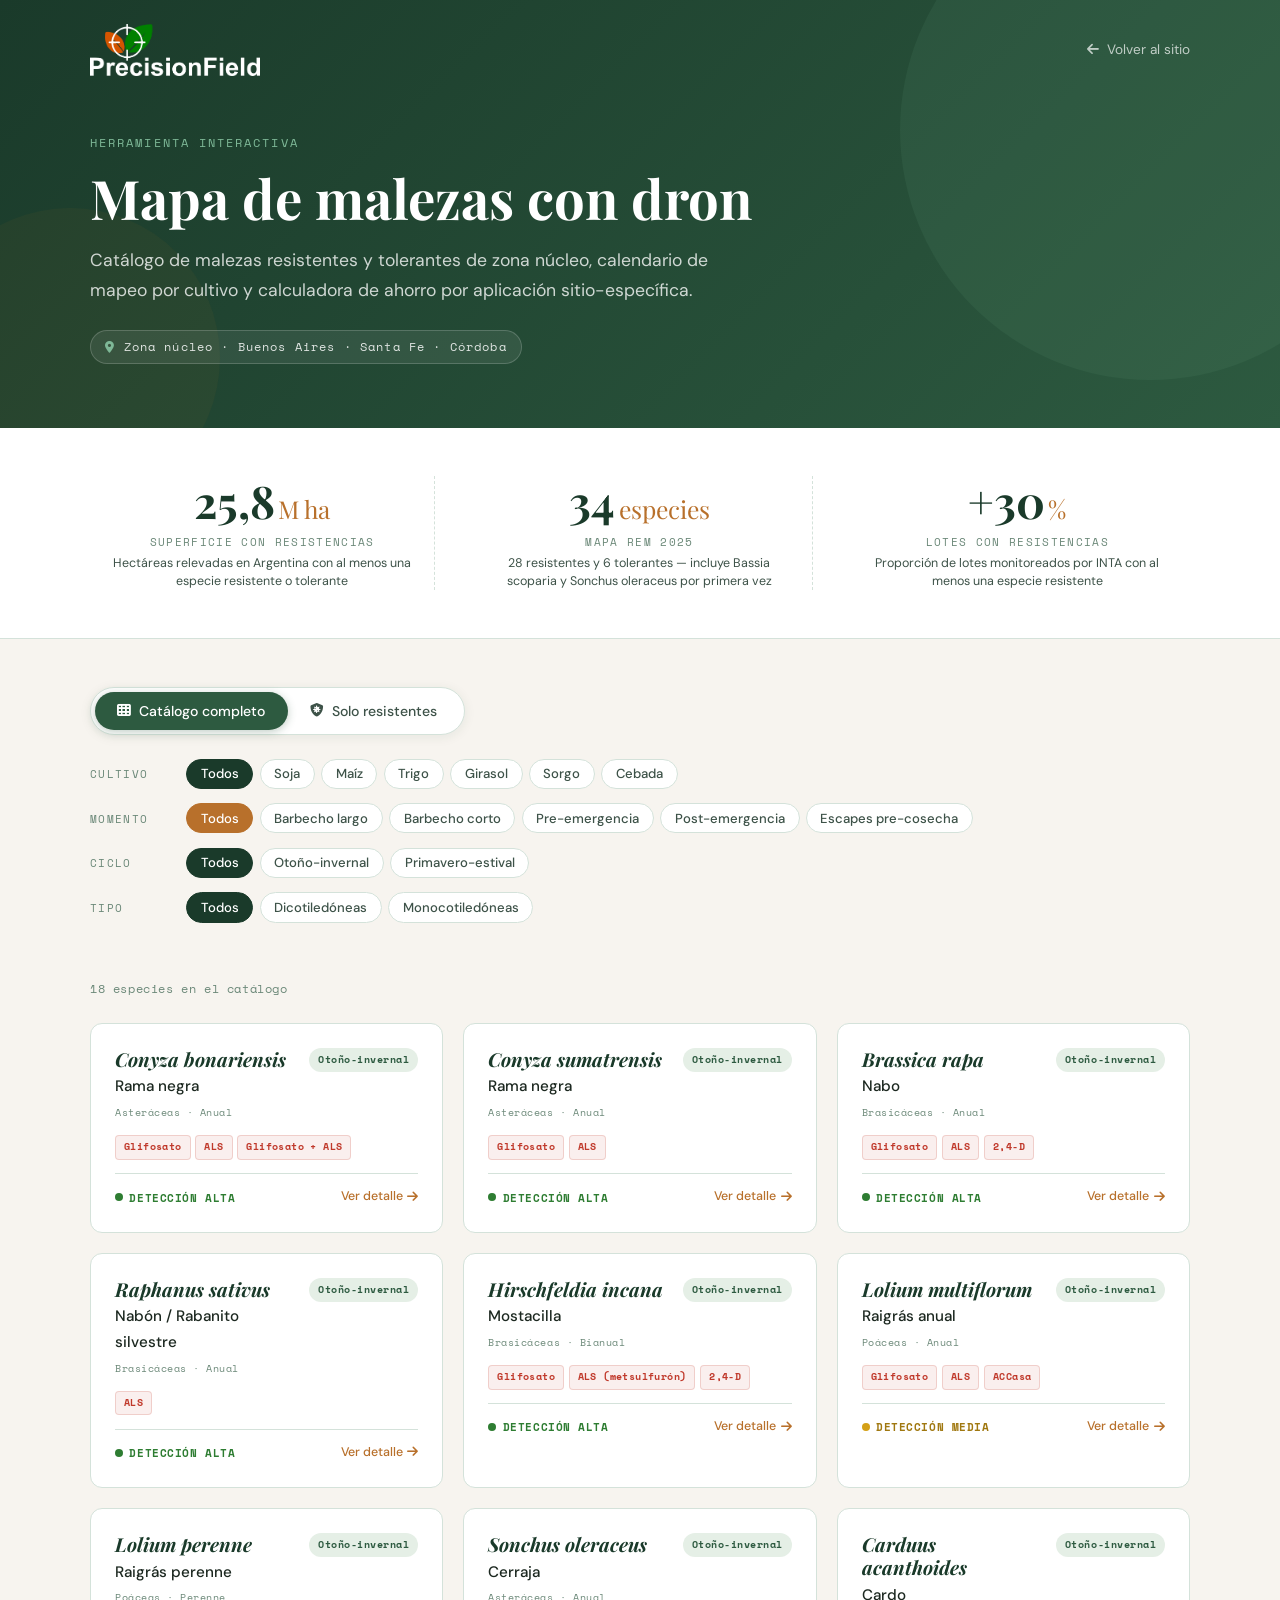
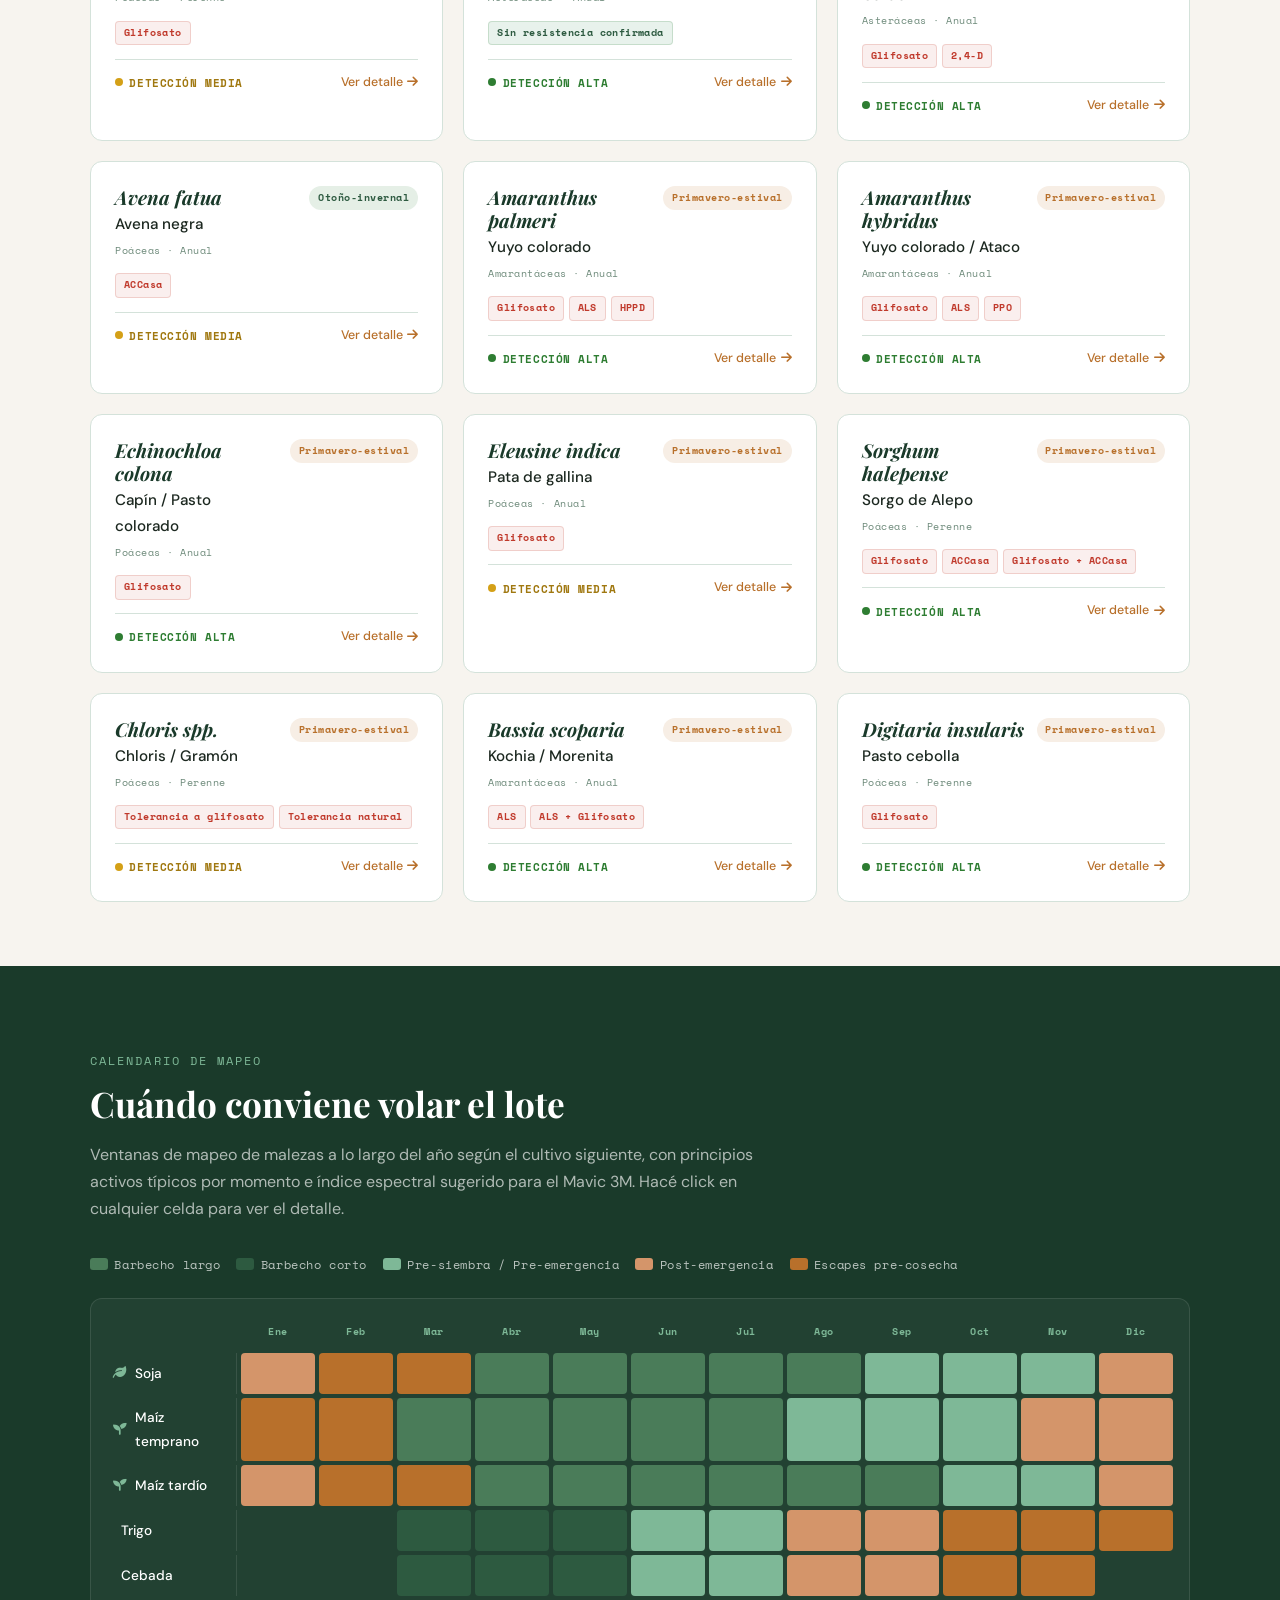
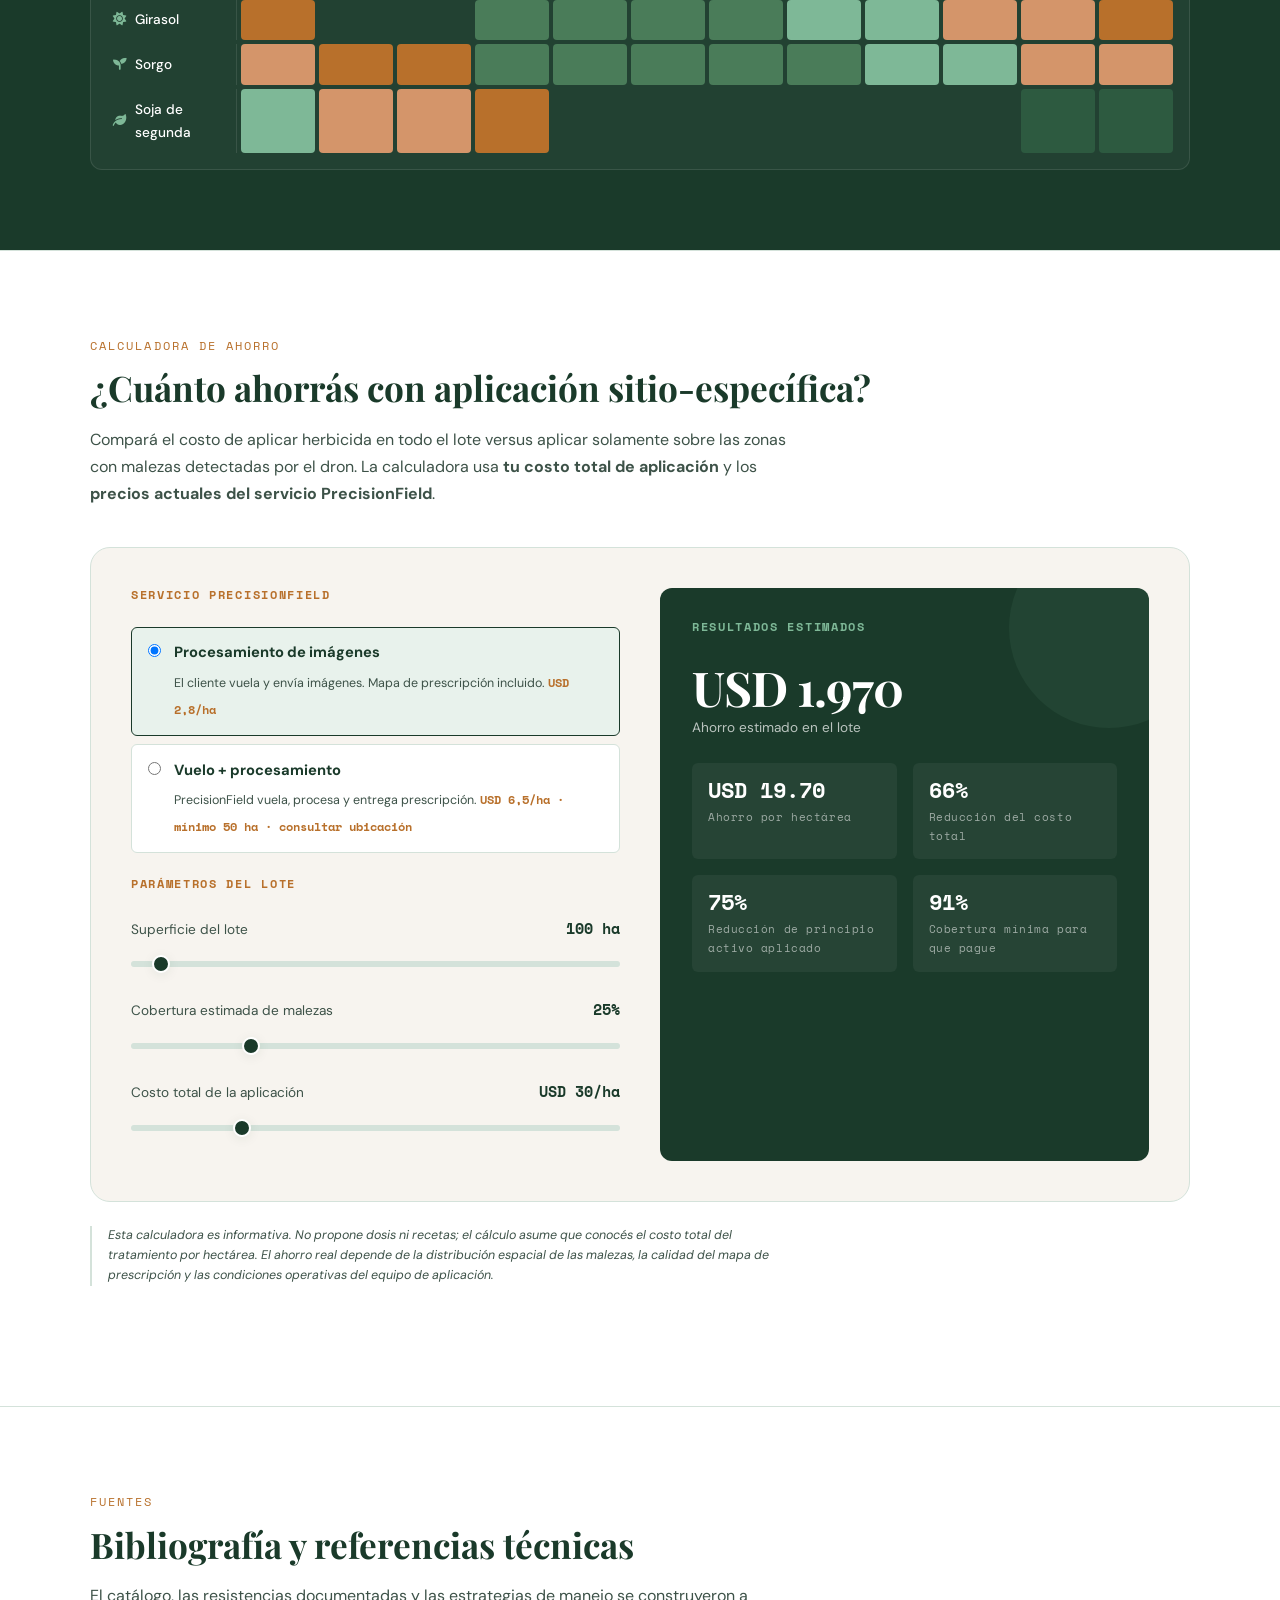
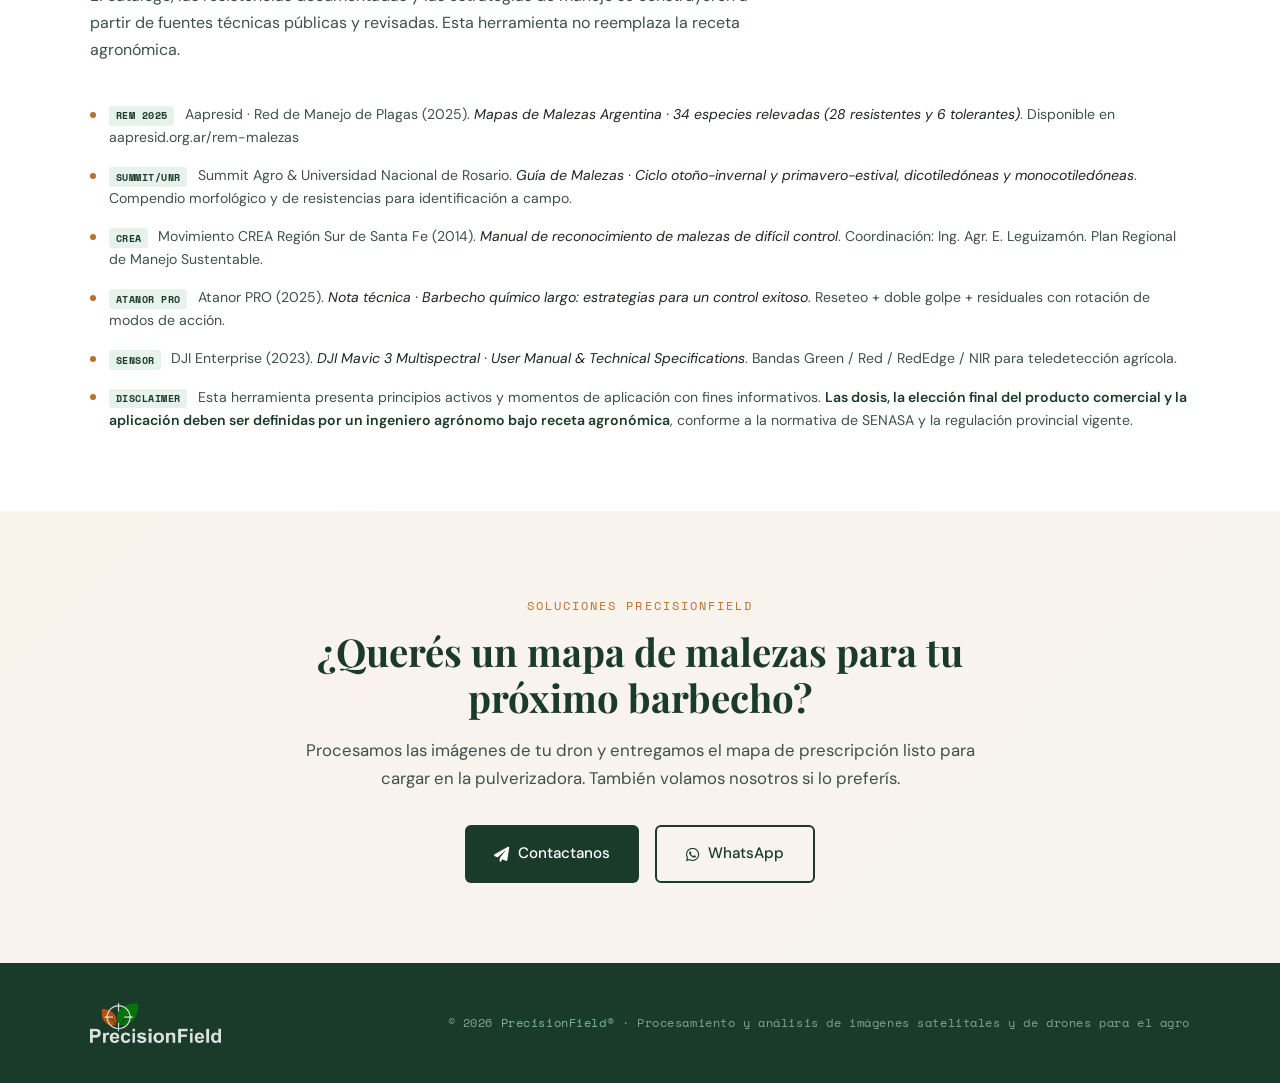
<file: mapa-malezas-drones.html>
<!DOCTYPE html>
<html lang="es">
<head>
    <meta charset="UTF-8">
    <meta name="viewport" content="width=device-width, initial-scale=1.0">
    <title>Mapa de malezas con drones · Zona núcleo | PrecisionField</title>
    <meta name="description" content="Herramienta interactiva para mapear y manejar malezas con dron en zona núcleo de Argentina. Catálogo REM 2025, calendario de mapeo por cultivo y calculadora de ahorro por aplicación sitio-específica.">
    <link rel="stylesheet" href="https://cdnjs.cloudflare.com/ajax/libs/font-awesome/6.0.0-beta3/css/all.min.css">
    <link href="https://fonts.googleapis.com/css2?family=Playfair+Display:wght@400;600;700&family=DM+Sans:wght@300;400;500;600&family=Space+Mono:wght@400;700&display=swap" rel="stylesheet">
    <style>
        :root {
            --green-deep:    #1a3a2a;
            --green-mid:     #2d5a40;
            --green-soft:    #4a7c59;
            --green-light:   #7eb897;
            --green-pale:    #e8f2ec;
            --earth-dark:    #5c3d1e;
            --earth-mid:     #b8702b;
            --earth-light:   #d4956a;
            --earth-pale:    #faf3ec;
            --cream:         #f7f4ef;
            --white:         #ffffff;
            --text-dark:     #1c2820;
            --text-mid:      #3d5248;
            --text-light:    #6b8878;
            --border:        #d4e2da;
            --danger:        #c0392b;
            --warn:          #d4a017;
            --shadow-sm:     0 2px 12px rgba(26,58,42,0.08);
            --shadow-md:     0 8px 32px rgba(26,58,42,0.12);
            --shadow-lg:     0 20px 60px rgba(26,58,42,0.16);
            --radius-sm:     6px;
            --radius-md:     12px;
            --radius-lg:     20px;
            --transition:    0.35s cubic-bezier(0.4, 0, 0.2, 1);
        }

        *, *::before, *::after { box-sizing: border-box; margin: 0; padding: 0; }
        html { scroll-behavior: smooth; font-size: 16px; }
        body {
            font-family: 'DM Sans', sans-serif;
            background: var(--cream);
            color: var(--text-dark);
            line-height: 1.7;
            overflow-x: hidden;
        }
        ul { list-style: none; }
        button { font-family: inherit; cursor: pointer; border: none; background: none; }
        a { color: inherit; text-decoration: none; }

        h1, h2, h3, h4 {
            font-family: 'Playfair Display', serif;
            line-height: 1.2;
            color: var(--green-deep);
        }

        .eyebrow {
            display: inline-block;
            font-family: 'Space Mono', monospace;
            font-size: 0.72rem;
            letter-spacing: 0.18em;
            text-transform: uppercase;
            color: var(--earth-mid);
            margin-bottom: 0.75rem;
        }

        /* ── HEADER / LOGO ── */
        .tool-header {
            position: absolute;
            top: 0; left: 0; right: 0;
            z-index: 10;
            padding: 1.5rem 2rem;
        }
        .tool-header-inner {
            max-width: 1100px;
            margin: 0 auto;
            display: flex;
            align-items: center;
            justify-content: space-between;
        }
        .tool-logo {
            height: 52px;
            width: auto;
            display: block;
        }
        .header-back {
            font-family: 'DM Sans', sans-serif;
            font-size: 0.85rem;
            color: rgba(255,255,255,0.7);
            display: flex;
            align-items: center;
            gap: 0.5rem;
            transition: var(--transition);
        }
        .header-back:hover { color: var(--white); }

        /* ── HERO ── */
        .tool-hero {
            background: linear-gradient(135deg, var(--green-deep) 0%, var(--green-mid) 100%);
            padding: 8rem 2rem 4rem;
            position: relative;
            overflow: hidden;
        }
        .tool-hero::before {
            content: '';
            position: absolute;
            top: -120px; right: -120px;
            width: 500px; height: 500px;
            border-radius: 50%;
            background: rgba(126,184,151,0.08);
            pointer-events: none;
        }
        .tool-hero::after {
            content: '';
            position: absolute;
            bottom: -80px; left: -80px;
            width: 300px; height: 300px;
            border-radius: 50%;
            background: rgba(184,112,43,0.06);
            pointer-events: none;
        }
        .tool-hero-inner {
            max-width: 1100px;
            margin: 0 auto;
            position: relative;
            z-index: 1;
        }
        .tool-hero .eyebrow { color: var(--green-light); }
        .tool-hero h1 {
            font-size: clamp(2rem, 4.5vw, 3.4rem);
            color: var(--white);
            margin-bottom: 1rem;
            max-width: 800px;
        }
        .tool-hero p {
            font-size: 1.1rem;
            color: rgba(255,255,255,0.78);
            max-width: 640px;
        }
        .scope-badge {
            display: inline-flex;
            align-items: center;
            gap: 0.5rem;
            margin-top: 1.5rem;
            padding: 0.4rem 0.9rem;
            background: rgba(255,255,255,0.08);
            border: 1px solid rgba(255,255,255,0.18);
            border-radius: 999px;
            font-family: 'Space Mono', monospace;
            font-size: 0.72rem;
            letter-spacing: 0.1em;
            color: rgba(255,255,255,0.85);
        }
        .scope-badge i { color: var(--green-light); }

        /* ── CONTEXT BAR (3 stats) ── */
        .context-bar {
            background: var(--white);
            padding: 3rem 2rem;
            border-bottom: 1px solid var(--border);
        }
        .context-inner {
            max-width: 1100px;
            margin: 0 auto;
            display: grid;
            grid-template-columns: repeat(3, 1fr);
            gap: 2rem;
        }
        .ctx-stat {
            text-align: center;
            padding: 0 1rem;
            border-right: 1px dashed var(--border);
        }
        .ctx-stat:last-child { border-right: none; }
        .ctx-stat-num {
            font-family: 'Playfair Display', serif;
            font-weight: 700;
            font-size: clamp(2rem, 4vw, 2.8rem);
            color: var(--green-deep);
            line-height: 1.1;
            margin-bottom: 0.4rem;
        }
        .ctx-stat-num small {
            font-size: 0.55em;
            color: var(--earth-mid);
            font-weight: 400;
            margin-left: 0.2rem;
        }
        .ctx-stat-label {
            font-family: 'Space Mono', monospace;
            font-size: 0.7rem;
            letter-spacing: 0.12em;
            text-transform: uppercase;
            color: var(--text-light);
        }
        .ctx-stat-sub {
            font-size: 0.78rem;
            color: var(--text-mid);
            margin-top: 0.3rem;
            line-height: 1.4;
        }

        /* ── CONTROLS ── */
        .controls-section {
            background: rgba(247,244,239,0.95);
            padding: 3rem 2rem 1rem;
            position: sticky;
            top: 0;
            z-index: 50;
            backdrop-filter: blur(8px);
        }
        .controls-inner {
            max-width: 1100px;
            margin: 0 auto;
        }
        .mode-toggle {
            display: inline-flex;
            background: var(--white);
            border: 1px solid var(--border);
            border-radius: 999px;
            padding: 4px;
            margin-bottom: 1.5rem;
            box-shadow: var(--shadow-sm);
            flex-wrap: wrap;
        }
        .mode-toggle button {
            padding: 0.6rem 1.4rem;
            font-size: 0.88rem;
            font-weight: 500;
            border-radius: 999px;
            color: var(--text-mid);
            transition: var(--transition);
            display: flex;
            align-items: center;
            gap: 0.5rem;
        }
        .mode-toggle button.active {
            background: var(--green-mid);
            color: var(--white);
            box-shadow: 0 2px 8px rgba(45,90,64,0.3);
        }
        .mode-toggle button i { font-size: 0.85rem; }

        .filters {
            display: flex;
            flex-direction: column;
            gap: 0.9rem;
        }
        .filter-row {
            display: flex;
            align-items: center;
            gap: 1rem;
            flex-wrap: wrap;
        }
        .filter-label {
            font-family: 'Space Mono', monospace;
            font-size: 0.7rem;
            text-transform: uppercase;
            letter-spacing: 0.12em;
            color: var(--text-light);
            min-width: 80px;
        }
        .chips {
            display: flex;
            gap: 0.4rem;
            flex-wrap: wrap;
        }
        .chip {
            padding: 0.35rem 0.85rem;
            border: 1px solid var(--border);
            background: var(--white);
            color: var(--text-mid);
            border-radius: 999px;
            font-size: 0.82rem;
            font-weight: 500;
            transition: var(--transition);
        }
        .chip:hover { border-color: var(--green-soft); color: var(--green-deep); }
        .chip.active {
            background: var(--green-deep);
            color: var(--white);
            border-color: var(--green-deep);
        }
        .chip.earth-accent.active {
            background: var(--earth-mid);
            border-color: var(--earth-mid);
        }

        /* ── RESULTS / WEED CARDS ── */
        .results-section { padding: 2.5rem 2rem 4rem; }
        .results-inner { max-width: 1100px; margin: 0 auto; }
        .results-meta {
            font-family: 'Space Mono', monospace;
            font-size: 0.75rem;
            color: var(--text-light);
            margin-bottom: 1.5rem;
            letter-spacing: 0.05em;
        }
        .card-grid {
            display: grid;
            grid-template-columns: repeat(auto-fill, minmax(290px, 1fr));
            gap: 1.25rem;
        }

        .weed-card {
            background: var(--white);
            border: 1px solid var(--border);
            border-radius: var(--radius-md);
            padding: 1.5rem;
            cursor: pointer;
            transition: var(--transition);
            display: flex;
            flex-direction: column;
            gap: 0.85rem;
            position: relative;
            overflow: hidden;
        }
        .weed-card::before {
            content: '';
            position: absolute;
            top: 0; left: 0; right: 0;
            height: 3px;
            background: var(--earth-mid);
            transform: scaleX(0);
            transform-origin: left;
            transition: transform var(--transition);
        }
        .weed-card:hover {
            transform: translateY(-4px);
            box-shadow: var(--shadow-md);
            border-color: var(--green-light);
        }
        .weed-card:hover::before { transform: scaleX(1); }
        .weed-card-head {
            display: flex;
            align-items: flex-start;
            justify-content: space-between;
            gap: 0.75rem;
        }
        .weed-card h3 {
            font-family: 'Playfair Display', serif;
            font-style: italic;
            font-size: 1.2rem;
            font-weight: 700;
            color: var(--green-deep);
            line-height: 1.2;
        }
        .weed-common {
            font-size: 0.95rem;
            color: var(--text-dark);
            font-weight: 500;
            margin-top: 0.2rem;
        }
        .weed-meta {
            font-family: 'Space Mono', monospace;
            font-size: 0.65rem;
            color: var(--text-light);
            letter-spacing: 0.05em;
            margin-top: 0.25rem;
        }
        .cycle-tag {
            font-size: 0.65rem;
            padding: 0.2rem 0.55rem;
            border-radius: 999px;
            font-weight: 700;
            letter-spacing: 0.05em;
            font-family: 'Space Mono', monospace;
            white-space: nowrap;
        }
        .cycle-tag.oi {
            background: rgba(46,125,50,0.12);
            color: var(--green-mid);
        }
        .cycle-tag.pe {
            background: rgba(184,112,43,0.12);
            color: var(--earth-mid);
        }

        .resistance-row {
            display: flex;
            flex-wrap: wrap;
            gap: 0.3rem;
        }
        .resistance-pill {
            font-family: 'Space Mono', monospace;
            font-size: 0.62rem;
            font-weight: 700;
            padding: 0.18rem 0.5rem;
            border-radius: 4px;
            background: rgba(192,57,43,0.08);
            color: var(--danger);
            border: 1px solid rgba(192,57,43,0.18);
            letter-spacing: 0.04em;
        }
        .resistance-pill.none {
            background: var(--green-pale);
            color: var(--green-mid);
            border-color: rgba(46,125,50,0.18);
        }

        .detection-row {
            display: flex;
            justify-content: space-between;
            align-items: center;
            padding-top: 0.75rem;
            border-top: 1px solid var(--border);
            font-size: 0.78rem;
            color: var(--text-light);
        }
        .detection-badge {
            display: inline-flex;
            align-items: center;
            gap: 0.4rem;
            font-family: 'Space Mono', monospace;
            font-size: 0.7rem;
            font-weight: 700;
            text-transform: uppercase;
            letter-spacing: 0.05em;
        }
        .det-dot {
            width: 8px;
            height: 8px;
            border-radius: 50%;
            display: inline-block;
        }
        .det-alta .det-dot { background: #2e7d32; }
        .det-alta { color: #2e7d32; }
        .det-media .det-dot { background: var(--warn); }
        .det-media { color: #a07810; }
        .det-baja .det-dot { background: var(--danger); }
        .det-baja { color: var(--danger); }
        .more-link {
            color: var(--earth-mid);
            font-weight: 500;
            display: flex;
            align-items: center;
            gap: 0.3rem;
            font-size: 0.78rem;
        }

        .empty-state {
            text-align: center;
            padding: 4rem 2rem;
            color: var(--text-light);
        }
        .empty-state i {
            font-size: 2.5rem;
            color: var(--green-light);
            margin-bottom: 1rem;
            opacity: 0.6;
        }

        /* ── TIMELINE SECTION ── */
        .timeline-section {
            background: var(--green-deep);
            padding: 5rem 2rem;
            color: var(--white);
        }
        .timeline-inner { max-width: 1100px; margin: 0 auto; }
        .timeline-section .eyebrow { color: var(--green-light); }
        .timeline-section h2 {
            color: var(--white);
            font-size: clamp(1.6rem, 3vw, 2.2rem);
            margin-bottom: 1rem;
        }
        .timeline-section > .timeline-inner > p {
            color: rgba(255,255,255,0.65);
            margin-bottom: 2rem;
            max-width: 680px;
        }

        .timeline-legend {
            display: flex;
            flex-wrap: wrap;
            gap: 1rem;
            margin-bottom: 1.5rem;
            font-size: 0.72rem;
            font-family: 'Space Mono', monospace;
            color: rgba(255,255,255,0.7);
            letter-spacing: 0.05em;
        }
        .legend-item {
            display: inline-flex;
            align-items: center;
            gap: 0.4rem;
        }
        .legend-swatch {
            width: 18px;
            height: 12px;
            border-radius: 3px;
            display: inline-block;
        }

        .timeline-wrap {
            overflow-x: auto;
            border-radius: var(--radius-md);
            background: rgba(255,255,255,0.04);
            border: 1px solid rgba(255,255,255,0.1);
            padding: 1rem;
        }
        .timeline-grid {
            display: grid;
            grid-template-columns: 130px repeat(12, minmax(48px, 1fr));
            gap: 4px;
            min-width: 760px;
        }
        .tl-month-head {
            font-family: 'Space Mono', monospace;
            font-size: 0.65rem;
            color: var(--green-light);
            text-align: center;
            padding: 0.5rem 0.2rem;
            font-weight: 700;
            letter-spacing: 0.05em;
        }
        .tl-crop-label {
            display: flex;
            align-items: center;
            gap: 0.5rem;
            padding: 0.55rem 0.4rem;
            font-size: 0.85rem;
            color: var(--white);
            font-weight: 500;
            border-right: 1px solid rgba(255,255,255,0.1);
        }
        .tl-crop-label i {
            color: var(--green-light);
            font-size: 0.85rem;
        }
        .tl-cell {
            background: rgba(255,255,255,0.03);
            border-radius: 4px;
            min-height: 38px;
            position: relative;
            cursor: pointer;
            transition: transform 0.15s ease, box-shadow 0.15s ease;
        }
        .tl-cell:hover {
            transform: scale(1.08);
            z-index: 5;
            box-shadow: 0 4px 14px rgba(0,0,0,0.25);
        }
        .tl-cell.barbecho-largo { background: var(--green-soft); }
        .tl-cell.barbecho-corto { background: var(--green-mid); }
        .tl-cell.pre-emergencia { background: var(--green-light); }
        .tl-cell.post-emergencia { background: var(--earth-light); }
        .tl-cell.escapes { background: var(--earth-mid); }

        .tl-tooltip {
            background: var(--cream);
            border-radius: var(--radius-sm);
            padding: 1rem 1.2rem;
            margin-top: 1.2rem;
            color: var(--text-dark);
            font-size: 0.85rem;
            display: none;
            border-left: 3px solid var(--earth-mid);
        }
        .tl-tooltip.active { display: block; }
        .tl-tooltip strong { color: var(--green-deep); }
        .tl-tooltip-meta {
            font-family: 'Space Mono', monospace;
            font-size: 0.7rem;
            letter-spacing: 0.06em;
            color: var(--earth-mid);
            text-transform: uppercase;
            margin-bottom: 0.4rem;
        }
        .tl-tooltip-row {
            display: flex;
            gap: 0.5rem;
            margin-top: 0.5rem;
            flex-wrap: wrap;
        }
        .tl-tag {
            background: var(--white);
            border: 1px solid var(--border);
            border-radius: 4px;
            padding: 0.15rem 0.5rem;
            font-size: 0.72rem;
            color: var(--text-mid);
        }

        /* ── CALCULATOR SECTION ── */
        .calc-section {
            background: var(--white);
            padding: 5rem 2rem;
            border-top: 1px solid var(--border);
        }
        .calc-inner { max-width: 1100px; margin: 0 auto; }
        .calc-section h2 {
            font-size: clamp(1.6rem, 3vw, 2.2rem);
            margin-bottom: 1rem;
        }
        .calc-section > .calc-inner > p {
            color: var(--text-mid);
            margin-bottom: 2.5rem;
            max-width: 700px;
        }

        .calc-grid {
            display: grid;
            grid-template-columns: 1fr 1fr;
            gap: 2.5rem;
            background: var(--cream);
            border-radius: var(--radius-lg);
            padding: 2.5rem;
            border: 1px solid var(--border);
        }
        .calc-inputs h3 {
            font-family: 'Space Mono', monospace;
            font-size: 0.75rem;
            text-transform: uppercase;
            letter-spacing: 0.14em;
            color: var(--earth-mid);
            margin-bottom: 1.5rem;
            font-weight: 700;
        }
        .calc-radio-group {
            display: flex;
            flex-direction: column;
            gap: 0.5rem;
            margin-bottom: 1.5rem;
        }
        .calc-radio {
            display: flex;
            align-items: flex-start;
            gap: 0.8rem;
            padding: 0.8rem 1rem;
            background: var(--white);
            border: 1px solid var(--border);
            border-radius: var(--radius-sm);
            cursor: pointer;
            transition: var(--transition);
        }
        .calc-radio:hover { border-color: var(--green-soft); }
        .calc-radio input { margin-top: 0.25rem; }
        .calc-radio.checked {
            border-color: var(--green-deep);
            background: var(--green-pale);
        }
        .calc-radio strong {
            display: block;
            color: var(--green-deep);
            font-size: 0.92rem;
            margin-bottom: 0.15rem;
        }
        .calc-radio span {
            font-size: 0.78rem;
            color: var(--text-mid);
        }
        .calc-radio .price {
            font-family: 'Space Mono', monospace;
            color: var(--earth-mid);
            font-weight: 700;
        }

        .calc-input-group { margin-bottom: 1.4rem; }
        .calc-input-group label {
            display: flex;
            justify-content: space-between;
            align-items: baseline;
            font-size: 0.85rem;
            color: var(--text-mid);
            margin-bottom: 0.4rem;
        }
        .calc-input-group .val {
            font-family: 'Space Mono', monospace;
            font-weight: 700;
            color: var(--green-deep);
            font-size: 0.95rem;
        }
        .calc-input-group input[type="range"] {
            width: 100%;
            -webkit-appearance: none;
            appearance: none;
            background: transparent;
            cursor: pointer;
        }
        .calc-input-group input[type="range"]::-webkit-slider-runnable-track {
            height: 6px;
            background: var(--border);
            border-radius: 3px;
        }
        .calc-input-group input[type="range"]::-moz-range-track {
            height: 6px;
            background: var(--border);
            border-radius: 3px;
        }
        .calc-input-group input[type="range"]::-webkit-slider-thumb {
            -webkit-appearance: none;
            appearance: none;
            width: 18px;
            height: 18px;
            background: var(--green-deep);
            border-radius: 50%;
            margin-top: -6px;
            border: 2px solid var(--white);
            box-shadow: var(--shadow-sm);
        }
        .calc-input-group input[type="range"]::-moz-range-thumb {
            width: 18px;
            height: 18px;
            background: var(--green-deep);
            border-radius: 50%;
            border: 2px solid var(--white);
            box-shadow: var(--shadow-sm);
        }
        .calc-input-group input[type="number"] {
            width: 100%;
            padding: 0.6rem 0.8rem;
            border: 1px solid var(--border);
            border-radius: var(--radius-sm);
            font-family: inherit;
            font-size: 0.9rem;
            color: var(--text-dark);
            background: var(--white);
        }
        .calc-input-group input[type="number"]:focus {
            outline: none;
            border-color: var(--green-soft);
            box-shadow: 0 0 0 3px rgba(74,124,89,0.15);
        }

        .calc-outputs {
            background: var(--green-deep);
            border-radius: var(--radius-md);
            padding: 2rem;
            color: var(--white);
            position: relative;
            overflow: hidden;
        }
        .calc-outputs::before {
            content: '';
            position: absolute;
            top: -60px; right: -60px;
            width: 200px; height: 200px;
            border-radius: 50%;
            background: rgba(126,184,151,0.08);
        }
        .calc-outputs h3 {
            font-family: 'Space Mono', monospace;
            font-size: 0.75rem;
            text-transform: uppercase;
            letter-spacing: 0.14em;
            color: var(--green-light);
            margin-bottom: 1.8rem;
            font-weight: 700;
            position: relative;
        }
        .out-main {
            position: relative;
            margin-bottom: 1.5rem;
        }
        .out-main-num {
            font-family: 'Playfair Display', serif;
            font-size: clamp(2.2rem, 4vw, 3rem);
            font-weight: 700;
            color: var(--white);
            line-height: 1;
            letter-spacing: -0.02em;
        }
        .out-main-num small {
            font-family: 'Space Mono', monospace;
            font-size: 0.45em;
            color: var(--green-light);
            margin-left: 0.4rem;
            font-weight: 400;
        }
        .out-main-label {
            font-size: 0.85rem;
            color: rgba(255,255,255,0.7);
            margin-top: 0.3rem;
        }
        .out-grid {
            display: grid;
            grid-template-columns: 1fr 1fr;
            gap: 1rem;
            position: relative;
            margin-bottom: 1rem;
        }
        .out-cell {
            background: rgba(255,255,255,0.05);
            border-radius: var(--radius-sm);
            padding: 0.9rem 1rem;
        }
        .out-cell-num {
            font-family: 'Space Mono', monospace;
            font-size: 1.4rem;
            font-weight: 700;
            color: var(--white);
            line-height: 1.1;
        }
        .out-cell-label {
            font-size: 0.7rem;
            color: rgba(255,255,255,0.55);
            margin-top: 0.3rem;
            font-family: 'Space Mono', monospace;
            letter-spacing: 0.05em;
        }
        .out-warn {
            display: none;
            margin-top: 1rem;
            padding: 0.8rem 1rem;
            background: rgba(212,160,23,0.15);
            border-left: 3px solid var(--warn);
            border-radius: var(--radius-sm);
            font-size: 0.78rem;
            color: rgba(255,255,255,0.85);
            line-height: 1.5;
            position: relative;
        }
        .out-warn.active { display: block; }

        .calc-disclaimer {
            margin-top: 1.5rem;
            font-size: 0.78rem;
            color: var(--text-light);
            font-style: italic;
            line-height: 1.6;
            padding-left: 1rem;
            border-left: 2px solid var(--border);
        }

        /* ── REFERENCES ── */
        .references-section {
            background: var(--white);
            padding: 5rem 2rem;
            border-top: 1px solid var(--border);
        }
        .references-inner { max-width: 1100px; margin: 0 auto; }
        .references-section h2 {
            font-size: clamp(1.6rem, 3vw, 2.2rem);
            margin-bottom: 1rem;
        }
        .references-section > .references-inner > p {
            color: var(--text-mid);
            margin-bottom: 2.5rem;
            max-width: 700px;
        }
        .ref-list {
            display: flex;
            flex-direction: column;
            gap: 1rem;
        }
        .ref-item {
            font-size: 0.88rem;
            color: var(--text-mid);
            padding-left: 1.2rem;
            position: relative;
            line-height: 1.6;
        }
        .ref-item::before {
            content: '';
            position: absolute;
            left: 0;
            top: 0.6em;
            width: 6px;
            height: 6px;
            background: var(--earth-mid);
            border-radius: 50%;
        }
        .ref-item strong {
            color: var(--green-deep);
            font-weight: 600;
        }
        .ref-item em {
            color: var(--text-dark);
            font-style: italic;
        }
        .ref-tag {
            display: inline-block;
            font-family: 'Space Mono', monospace;
            font-size: 0.65rem;
            background: var(--green-pale);
            color: var(--green-deep);
            padding: 0.1rem 0.4rem;
            border-radius: 3px;
            margin-right: 0.4rem;
            font-weight: 700;
            letter-spacing: 0.05em;
            vertical-align: middle;
        }

        /* ── MODAL ── */
        .modal-backdrop {
            position: fixed;
            inset: 0;
            background: rgba(26,40,32,0.55);
            backdrop-filter: blur(6px);
            display: none;
            align-items: center;
            justify-content: center;
            z-index: 200;
            padding: 1rem;
            opacity: 0;
            transition: opacity 0.25s ease;
        }
        .modal-backdrop.open {
            display: flex;
            opacity: 1;
        }
        .modal {
            background: var(--cream);
            border-radius: var(--radius-lg);
            max-width: 760px;
            width: 100%;
            max-height: 90vh;
            overflow-y: auto;
            position: relative;
            transform: translateY(20px);
            transition: transform 0.3s ease;
        }
        .modal-backdrop.open .modal { transform: translateY(0); }
        .modal-close {
            position: absolute;
            top: 1.2rem;
            right: 1.2rem;
            width: 36px;
            height: 36px;
            border-radius: 50%;
            background: var(--white);
            border: 1px solid var(--border);
            color: var(--text-mid);
            display: flex;
            align-items: center;
            justify-content: center;
            transition: var(--transition);
            z-index: 10;
        }
        .modal-close:hover {
            background: var(--green-deep);
            color: var(--white);
            border-color: var(--green-deep);
            transform: rotate(90deg);
        }
        .modal-header {
            padding: 2.5rem 2.5rem 1.5rem;
            background: var(--white);
            border-bottom: 1px solid var(--border);
            border-radius: var(--radius-lg) var(--radius-lg) 0 0;
        }
        .modal-header .eyebrow { margin-bottom: 0.4rem; }
        .modal-header h2 {
            font-style: italic;
            font-size: 2rem;
            margin-bottom: 0.3rem;
        }
        .modal-header .modal-common {
            font-family: 'DM Sans', sans-serif;
            font-size: 1.05rem;
            color: var(--text-dark);
            margin-bottom: 0.5rem;
            font-weight: 500;
        }
        .modal-header .modal-meta {
            font-family: 'Space Mono', monospace;
            font-size: 0.72rem;
            color: var(--text-light);
            letter-spacing: 0.05em;
        }
        .modal-body { padding: 2rem 2.5rem 2.5rem; }
        .modal-section { margin-bottom: 2rem; }
        .modal-section:last-child { margin-bottom: 0; }
        .modal-section h4 {
            font-family: 'Space Mono', monospace;
            font-size: 0.72rem;
            letter-spacing: 0.14em;
            text-transform: uppercase;
            color: var(--earth-mid);
            margin-bottom: 0.8rem;
            font-weight: 700;
        }
        .modal-section p {
            font-size: 0.95rem;
            color: var(--text-mid);
            line-height: 1.7;
        }
        .modal-row {
            display: grid;
            grid-template-columns: 1fr 1fr;
            gap: 1rem;
        }
        .modal-block {
            background: var(--white);
            border-radius: var(--radius-sm);
            padding: 1.2rem;
            border-left: 3px solid var(--green-soft);
        }
        .modal-block.det-alta { border-left-color: #2e7d32; }
        .modal-block.det-media { border-left-color: var(--warn); }
        .modal-block.det-baja { border-left-color: var(--danger); }
        .modal-block h5 {
            font-family: 'DM Sans', sans-serif;
            font-size: 0.85rem;
            font-weight: 700;
            margin-bottom: 0.5rem;
            color: var(--green-deep);
            display: flex;
            align-items: center;
            gap: 0.4rem;
        }
        .modal-block p {
            font-size: 0.85rem;
            line-height: 1.55;
        }

        .strategy-list {
            display: flex;
            flex-direction: column;
            gap: 0.8rem;
        }
        .strategy-item {
            background: var(--white);
            border-radius: var(--radius-sm);
            padding: 1rem 1.2rem;
            border-left: 3px solid var(--earth-mid);
        }
        .strategy-item-title {
            font-family: 'Space Mono', monospace;
            font-size: 0.7rem;
            letter-spacing: 0.1em;
            text-transform: uppercase;
            color: var(--earth-mid);
            font-weight: 700;
            margin-bottom: 0.4rem;
        }
        .strategy-actives {
            display: flex;
            flex-wrap: wrap;
            gap: 0.35rem;
        }
        .active-pill {
            background: var(--green-pale);
            color: var(--green-deep);
            padding: 0.2rem 0.6rem;
            border-radius: 4px;
            font-size: 0.78rem;
            font-weight: 600;
            font-family: 'Space Mono', monospace;
        }

        .germ-strip {
            display: grid;
            grid-template-columns: repeat(12, 1fr);
            gap: 3px;
            margin-top: 0.5rem;
        }
        .germ-cell {
            height: 28px;
            background: var(--white);
            border: 1px solid var(--border);
            border-radius: 3px;
            display: flex;
            align-items: center;
            justify-content: center;
            font-family: 'Space Mono', monospace;
            font-size: 0.6rem;
            color: var(--text-light);
        }
        .germ-cell.active {
            background: var(--green-soft);
            color: var(--white);
            border-color: var(--green-soft);
            font-weight: 700;
        }

        .modal-source {
            background: var(--white);
            padding: 1rem 1.2rem;
            border-radius: var(--radius-sm);
            border-left: 3px solid var(--green-soft);
            font-size: 0.83rem;
            color: var(--text-mid);
            line-height: 1.6;
        }
        .modal-source strong { color: var(--green-deep); }

        .index-link {
            display: inline-flex;
            align-items: center;
            gap: 0.4rem;
            margin-top: 0.6rem;
            font-size: 0.82rem;
            color: var(--earth-mid);
            font-weight: 500;
        }
        .index-link:hover { color: var(--earth-dark); text-decoration: underline; }

        /* ── CTA ── */
        .cta-section {
            background: linear-gradient(135deg, var(--earth-pale) 0%, var(--cream) 100%);
            padding: 5rem 2rem;
            text-align: center;
        }
        .cta-inner { max-width: 700px; margin: 0 auto; }
        .cta-section h2 {
            font-size: clamp(1.6rem, 3vw, 2.4rem);
            margin-bottom: 1rem;
        }
        .cta-section p {
            font-size: 1.05rem;
            color: var(--text-mid);
            margin-bottom: 2rem;
        }
        .cta-buttons {
            display: flex;
            gap: 1rem;
            justify-content: center;
            flex-wrap: wrap;
        }
        .btn {
            display: inline-flex;
            align-items: center;
            gap: 0.6rem;
            padding: 0.9rem 1.8rem;
            border-radius: var(--radius-sm);
            font-size: 0.95rem;
            font-weight: 500;
            text-decoration: none;
            transition: var(--transition);
        }
        .btn-primary { background: var(--green-deep); color: var(--white); }
        .btn-primary:hover {
            background: var(--green-mid);
            transform: translateY(-2px);
            box-shadow: var(--shadow-md);
        }
        .btn-outline {
            background: transparent;
            color: var(--green-deep);
            border: 2px solid var(--green-deep);
        }
        .btn-outline:hover { background: var(--green-deep); color: var(--white); }

        /* ── FOOTER ── */
        .tool-footer {
            background: var(--green-deep);
            padding: 2.5rem 2rem;
        }
        .tool-footer-inner {
            max-width: 1100px;
            margin: 0 auto;
            display: flex;
            align-items: center;
            justify-content: space-between;
            flex-wrap: wrap;
            gap: 1.5rem;
        }
        .footer-logo { height: 40px; width: auto; opacity: 0.85; }
        .tool-footer p {
            font-family: 'Space Mono', monospace;
            font-size: 0.72rem;
            color: rgba(255,255,255,0.5);
            letter-spacing: 0.05em;
            line-height: 1.6;
        }
        .tool-footer a { color: var(--green-light); }

        /* ── RESPONSIVE ── */
        @media (max-width: 768px) {
            .tool-header { padding: 1rem 1.25rem; }
            .tool-logo { height: 42px; }
            .tool-hero { padding: 6rem 1.25rem 3rem; }
            .context-bar, .controls-section, .results-section,
            .timeline-section, .calc-section, .references-section, .cta-section {
                padding-left: 1.25rem; padding-right: 1.25rem;
            }
            .controls-section { position: static; padding-top: 2rem; }
            .context-inner { grid-template-columns: 1fr; gap: 1.5rem; }
            .ctx-stat { border-right: none; border-bottom: 1px dashed var(--border); padding-bottom: 1.5rem; }
            .ctx-stat:last-child { border-bottom: none; padding-bottom: 0; }
            .filter-row { flex-direction: column; align-items: flex-start; gap: 0.5rem; }
            .filter-label { min-width: auto; }
            .calc-grid { grid-template-columns: 1fr; padding: 1.5rem; gap: 1.5rem; }
            .modal-row { grid-template-columns: 1fr; }
            .modal-header { padding: 2rem 1.5rem 1.2rem; }
            .modal-body { padding: 1.5rem; }
            .modal-header h2 { font-size: 1.5rem; }
            .tool-footer-inner { flex-direction: column; text-align: center; }
        }
    </style>
</head>
<body>

    <!-- HEADER + LOGO -->
    <header class="tool-header">
        <div class="tool-header-inner">
            <a href="index.html"><img src="assets/images/logo.png" alt="PrecisionField" class="tool-logo"></a>
            <a href="index.html" class="header-back">
                <i class="fas fa-arrow-left"></i> Volver al sitio
            </a>
        </div>
    </header>

    <!-- HERO -->
    <section class="tool-hero">
        <div class="tool-hero-inner">
            <span class="eyebrow">Herramienta interactiva</span>
            <h1>Mapa de malezas con dron</h1>
            <p>Catálogo de malezas resistentes y tolerantes de zona núcleo, calendario de mapeo por cultivo y calculadora de ahorro por aplicación sitio-específica.</p>
            <span class="scope-badge">
                <i class="fas fa-map-marker-alt"></i>
                Zona núcleo · Buenos Aires · Santa Fe · Córdoba
            </span>
        </div>
    </section>

    <!-- CONTEXT STATS -->
    <section class="context-bar">
        <div class="context-inner">
            <div class="ctx-stat">
                <div class="ctx-stat-num">25,8<small>M ha</small></div>
                <div class="ctx-stat-label">Superficie con resistencias</div>
                <div class="ctx-stat-sub">Hectáreas relevadas en Argentina con al menos una especie resistente o tolerante</div>
            </div>
            <div class="ctx-stat">
                <div class="ctx-stat-num">34<small>especies</small></div>
                <div class="ctx-stat-label">Mapa REM 2025</div>
                <div class="ctx-stat-sub">28 resistentes y 6 tolerantes — incluye Bassia scoparia y Sonchus oleraceus por primera vez</div>
            </div>
            <div class="ctx-stat">
                <div class="ctx-stat-num">+30<small>%</small></div>
                <div class="ctx-stat-label">Lotes con resistencias</div>
                <div class="ctx-stat-sub">Proporción de lotes monitoreados por INTA con al menos una especie resistente</div>
            </div>
        </div>
    </section>

    <!-- CONTROLS -->
    <div class="controls-section">
        <div class="controls-inner">
            <div class="mode-toggle" role="tablist">
                <button class="active" data-mode="all"><i class="fas fa-th"></i> Catálogo completo</button>
                <button data-mode="resistant"><i class="fas fa-shield-virus"></i> Solo resistentes</button>
            </div>
            <div class="filters">
                <div class="filter-row">
                    <span class="filter-label">Cultivo</span>
                    <div class="chips" id="crop-chips">
                        <button class="chip active" data-crop="all">Todos</button>
                        <button class="chip" data-crop="soja">Soja</button>
                        <button class="chip" data-crop="maiz">Maíz</button>
                        <button class="chip" data-crop="trigo">Trigo</button>
                        <button class="chip" data-crop="girasol">Girasol</button>
                        <button class="chip" data-crop="sorgo">Sorgo</button>
                        <button class="chip" data-crop="cebada">Cebada</button>
                    </div>
                </div>
                <div class="filter-row">
                    <span class="filter-label">Momento</span>
                    <div class="chips" id="moment-chips">
                        <button class="chip earth-accent active" data-moment="all">Todos</button>
                        <button class="chip earth-accent" data-moment="barbecho-largo">Barbecho largo</button>
                        <button class="chip earth-accent" data-moment="barbecho-corto">Barbecho corto</button>
                        <button class="chip earth-accent" data-moment="pre-emergencia">Pre-emergencia</button>
                        <button class="chip earth-accent" data-moment="post-emergencia">Post-emergencia</button>
                        <button class="chip earth-accent" data-moment="escapes">Escapes pre-cosecha</button>
                    </div>
                </div>
                <div class="filter-row">
                    <span class="filter-label">Ciclo</span>
                    <div class="chips" id="cycle-chips">
                        <button class="chip active" data-cycle="all">Todos</button>
                        <button class="chip" data-cycle="oi">Otoño-invernal</button>
                        <button class="chip" data-cycle="pe">Primavero-estival</button>
                    </div>
                </div>
                <div class="filter-row">
                    <span class="filter-label">Tipo</span>
                    <div class="chips" id="type-chips">
                        <button class="chip active" data-type="all">Todos</button>
                        <button class="chip" data-type="dicot">Dicotiledóneas</button>
                        <button class="chip" data-type="monocot">Monocotiledóneas</button>
                    </div>
                </div>
            </div>
        </div>
    </div>

    <!-- RESULTS -->
    <section class="results-section">
        <div class="results-inner">
            <div class="results-meta" id="results-meta">18 especies en el catálogo</div>
            <div class="card-grid" id="card-grid"></div>
        </div>
    </section>

    <!-- TIMELINE -->
    <section class="timeline-section">
        <div class="timeline-inner">
            <span class="eyebrow">Calendario de mapeo</span>
            <h2>Cuándo conviene volar el lote</h2>
            <p>Ventanas de mapeo de malezas a lo largo del año según el cultivo siguiente, con principios activos típicos por momento e índice espectral sugerido para el Mavic 3M. Hacé click en cualquier celda para ver el detalle.</p>

            <div class="timeline-legend">
                <span class="legend-item"><span class="legend-swatch" style="background: var(--green-soft);"></span>Barbecho largo</span>
                <span class="legend-item"><span class="legend-swatch" style="background: var(--green-mid);"></span>Barbecho corto</span>
                <span class="legend-item"><span class="legend-swatch" style="background: var(--green-light);"></span>Pre-siembra / Pre-emergencia</span>
                <span class="legend-item"><span class="legend-swatch" style="background: var(--earth-light);"></span>Post-emergencia</span>
                <span class="legend-item"><span class="legend-swatch" style="background: var(--earth-mid);"></span>Escapes pre-cosecha</span>
            </div>

            <div class="timeline-wrap">
                <div class="timeline-grid" id="timeline-grid"></div>
            </div>

            <div class="tl-tooltip" id="tl-tooltip">
                <div class="tl-tooltip-meta" id="tl-meta">Seleccioná una celda</div>
                <div id="tl-content"><strong>Hacé click</strong> en una ventana del calendario para ver principios activos sugeridos e índice espectral del Mavic 3M para esa etapa.</div>
            </div>
        </div>
    </section>

    <!-- CALCULATOR -->
    <section class="calc-section">
        <div class="calc-inner">
            <span class="eyebrow">Calculadora de ahorro</span>
            <h2>¿Cuánto ahorrás con aplicación sitio-específica?</h2>
            <p>Compará el costo de aplicar herbicida en todo el lote versus aplicar solamente sobre las zonas con malezas detectadas por el dron. La calculadora usa <strong>tu costo total de aplicación</strong> y los <strong>precios actuales del servicio PrecisionField</strong>.</p>

            <div class="calc-grid">
                <div class="calc-inputs">
                    <h3>Servicio PrecisionField</h3>
                    <div class="calc-radio-group" id="service-group">
                        <label class="calc-radio checked">
                            <input type="radio" name="service" value="process" checked>
                            <div>
                                <strong>Procesamiento de imágenes</strong>
                                <span>El cliente vuela y envía imágenes. Mapa de prescripción incluido. <span class="price">USD 2,8/ha</span></span>
                            </div>
                        </label>
                        <label class="calc-radio">
                            <input type="radio" name="service" value="fly">
                            <div>
                                <strong>Vuelo + procesamiento</strong>
                                <span>PrecisionField vuela, procesa y entrega prescripción. <span class="price">USD 6,5/ha · mínimo 50 ha · consultar ubicación</span></span>
                            </div>
                        </label>
                    </div>

                    <h3 style="margin-top: 0.5rem;">Parámetros del lote</h3>

                    <div class="calc-input-group">
                        <label>
                            <span>Superficie del lote</span>
                            <span class="val"><span id="ha-val">100</span> ha</span>
                        </label>
                        <input type="range" id="calc-ha" min="10" max="2000" step="10" value="100">
                    </div>

                    <div class="calc-input-group">
                        <label>
                            <span>Cobertura estimada de malezas</span>
                            <span class="val"><span id="coverage-val">25</span>%</span>
                        </label>
                        <input type="range" id="calc-coverage" min="5" max="90" step="1" value="25">
                    </div>

                    <div class="calc-input-group">
                        <label>
                            <span>Costo total de la aplicación</span>
                            <span class="val">USD <span id="herb-val">30</span>/ha</span>
                        </label>
                        <input type="range" id="calc-herb" min="5" max="120" step="1" value="30">
                    </div>
                </div>

                <div class="calc-outputs">
                    <h3>Resultados estimados</h3>
                    <div class="out-main">
                        <div class="out-main-num">USD <span id="out-savings-total">0</span></div>
                        <div class="out-main-label">Ahorro estimado en el lote</div>
                    </div>
                    <div class="out-grid">
                        <div class="out-cell">
                            <div class="out-cell-num">USD <span id="out-savings-ha">0</span></div>
                            <div class="out-cell-label">Ahorro por hectárea</div>
                        </div>
                        <div class="out-cell">
                            <div class="out-cell-num"><span id="out-pct">0</span>%</div>
                            <div class="out-cell-label">Reducción del costo total</div>
                        </div>
                        <div class="out-cell">
                            <div class="out-cell-num"><span id="out-reduction">0</span>%</div>
                            <div class="out-cell-label">Reducción de principio activo aplicado</div>
                        </div>
                        <div class="out-cell">
                            <div class="out-cell-num"><span id="out-breakeven">0</span>%</div>
                            <div class="out-cell-label">Cobertura mínima para que pague</div>
                        </div>
                    </div>
                    <div class="out-warn" id="out-warn">
                        <i class="fas fa-info-circle"></i>
                        El servicio "Vuelo + procesamiento" tiene un mínimo de 50 ha. Consultar ubicación.
                    </div>
                </div>
            </div>

            <p class="calc-disclaimer">
                Esta calculadora es informativa. No propone dosis ni recetas; el cálculo asume que conocés el costo total del tratamiento por hectárea. El ahorro real depende de la distribución espacial de las malezas, la calidad del mapa de prescripción y las condiciones operativas del equipo de aplicación.
            </p>
        </div>
    </section>

    <!-- REFERENCES -->
    <section class="references-section">
        <div class="references-inner">
            <span class="eyebrow">Fuentes</span>
            <h2>Bibliografía y referencias técnicas</h2>
            <p>El catálogo, las resistencias documentadas y las estrategias de manejo se construyeron a partir de fuentes técnicas públicas y revisadas. Esta herramienta no reemplaza la receta agronómica.</p>

            <div class="ref-list">
                <div class="ref-item">
                    <span class="ref-tag">REM 2025</span>
                    Aapresid · Red de Manejo de Plagas (2025). <em>Mapas de Malezas Argentina · 34 especies relevadas (28 resistentes y 6 tolerantes)</em>. Disponible en aapresid.org.ar/rem-malezas
                </div>
                <div class="ref-item">
                    <span class="ref-tag">SUMMIT/UNR</span>
                    Summit Agro &amp; Universidad Nacional de Rosario. <em>Guía de Malezas · Ciclo otoño-invernal y primavero-estival, dicotiledóneas y monocotiledóneas</em>. Compendio morfológico y de resistencias para identificación a campo.
                </div>
                <div class="ref-item">
                    <span class="ref-tag">CREA</span>
                    Movimiento CREA Región Sur de Santa Fe (2014). <em>Manual de reconocimiento de malezas de difícil control</em>. Coordinación: Ing. Agr. E. Leguizamón. Plan Regional de Manejo Sustentable.
                </div>
                <div class="ref-item">
                    <span class="ref-tag">ATANOR PRO</span>
                    Atanor PRO (2025). <em>Nota técnica · Barbecho químico largo: estrategias para un control exitoso</em>. Reseteo + doble golpe + residuales con rotación de modos de acción.
                </div>
                <div class="ref-item">
                    <span class="ref-tag">SENSOR</span>
                    DJI Enterprise (2023). <em>DJI Mavic 3 Multispectral · User Manual &amp; Technical Specifications</em>. Bandas Green / Red / RedEdge / NIR para teledetección agrícola.
                </div>
                <div class="ref-item">
                    <span class="ref-tag">DISCLAIMER</span>
                    Esta herramienta presenta principios activos y momentos de aplicación con fines informativos. <strong>Las dosis, la elección final del producto comercial y la aplicación deben ser definidas por un ingeniero agrónomo bajo receta agronómica</strong>, conforme a la normativa de SENASA y la regulación provincial vigente.
                </div>
            </div>
        </div>
    </section>

    <!-- CTA -->
    <section class="cta-section">
        <div class="cta-inner">
            <span class="eyebrow">Soluciones PrecisionField</span>
            <h2>¿Querés un mapa de malezas para tu próximo barbecho?</h2>
            <p>Procesamos las imágenes de tu dron y entregamos el mapa de prescripción listo para cargar en la pulverizadora. También volamos nosotros si lo preferís.</p>
            <div class="cta-buttons">
                <a href="index.html#contact" class="btn btn-primary">
                    <i class="fas fa-paper-plane"></i> Contactanos
                </a>
                <a href="https://wa.me/5491154251823" target="_blank" class="btn btn-outline">
                    <i class="fab fa-whatsapp"></i> WhatsApp
                </a>
            </div>
        </div>
    </section>

    <footer class="tool-footer">
        <div class="tool-footer-inner">
            <img src="assets/images/logo.png" alt="PrecisionField" class="footer-logo">
            <p>&copy; 2026 <a href="index.html">PrecisionField&reg;</a> · Procesamiento y análisis de imágenes satelitales y de drones para el agro</p>
        </div>
    </footer>

    <!-- MODAL -->
    <div class="modal-backdrop" id="modal-backdrop">
        <div class="modal" id="modal" role="dialog" aria-modal="true">
            <button class="modal-close" id="modal-close" aria-label="Cerrar">
                <i class="fas fa-times"></i>
            </button>
            <div class="modal-header" id="modal-header"></div>
            <div class="modal-body" id="modal-body"></div>
        </div>
    </div>

    <script>
        // ─────────────────────────────────────────────────────────
        // DATA — WEEDS
        // ─────────────────────────────────────────────────────────
        const MONTHS = ['Ene','Feb','Mar','Abr','May','Jun','Jul','Ago','Sep','Oct','Nov','Dic'];

        const WEEDS = [
            {
                id: 'conyza-bonariensis',
                scientific: 'Conyza bonariensis',
                common: 'Rama negra',
                family: 'Asteráceas',
                type: 'dicot', cycle: 'oi', life: 'Anual',
                resistances: ['Glifosato','ALS','Glifosato + ALS'],
                resistance_note: 'Biotipos tolerantes a 2,4-D y a saflufenacil reportados.',
                description: 'Maleza de mayor distribución en la Argentina, dominante en barbechos de la zona núcleo. Presenta dos picos de germinación: uno fuerte en otoño y otro de menor intensidad en primavera. El control es más efectivo cuando las plantas miden entre 5 y 8 cm de diámetro; pasada esa etapa los mecanismos de supervivencia complican el manejo y aumenta el riesgo de rebrote.',
                detection: { level: 'alta', text: 'Roseta de gran porte en barbecho otorga alto contraste con suelo desnudo. Detección óptima entre los 5 y 15 cm de diámetro foliar.' },
                index: 'OSAVI',
                index_note: 'OSAVI corrige el efecto del suelo en cobertura parcial; NDVI funciona si la cobertura supera el 30%.',
                germination: [3,4,5,6,9,10],
                moments: ['barbecho-largo','barbecho-corto','pre-emergencia'],
                crops: ['soja','maiz','trigo','girasol','sorgo','cebada'],
                strategy: [
                    { titulo: 'Reseteo de barbecho', principios: ['Glifosato','2,4-D','Dicamba'] },
                    { titulo: 'Doble golpe (7-15 días)', principios: ['Glufosinato de amonio','Sulfato de amonio'] },
                    { titulo: 'Residuales pre-emergencia', principios: ['Flumioxazin','Sulfometurón','Metsulfurón','Atrazina'] }
                ],
                source: '<strong>Atanor PRO 2025</strong> · Guía de Malezas Summit/UNR · REM Aapresid 2025'
            },
            {
                id: 'conyza-sumatrensis',
                scientific: 'Conyza sumatrensis',
                common: 'Rama negra',
                family: 'Asteráceas',
                type: 'dicot', cycle: 'oi', life: 'Anual',
                resistances: ['Glifosato','ALS'],
                resistance_note: 'Comportamiento similar a C. bonariensis; menor distribución pero en expansión.',
                description: 'Especie hermana de Conyza bonariensis con dinámica de germinación equivalente. La REM 2025 reporta que Conyza sp. RALS encabeza por segundo año consecutivo el ranking de mayor dispersión territorial entre las resistentes en la Argentina.',
                detection: { level: 'alta', text: 'Igual que C. bonariensis: roseta visible en barbecho con muy buen contraste con el suelo.' },
                index: 'OSAVI',
                index_note: 'OSAVI o NDVI según cobertura; ambos resuelven la roseta característica.',
                germination: [3,4,5,6,9,10],
                moments: ['barbecho-largo','barbecho-corto','pre-emergencia'],
                crops: ['soja','maiz','trigo','girasol','sorgo','cebada'],
                strategy: [
                    { titulo: 'Reseteo de barbecho', principios: ['Glifosato','2,4-D','Dicamba'] },
                    { titulo: 'Doble golpe', principios: ['Glufosinato de amonio'] },
                    { titulo: 'Residuales pre-emergencia', principios: ['Flumioxazin','Sulfometurón','Saflufenacil'] }
                ],
                source: '<strong>REM Aapresid 2025</strong> · Atanor PRO · Summit/UNR'
            },
            {
                id: 'brassica-rapa',
                scientific: 'Brassica rapa',
                common: 'Nabo',
                family: 'Brasicáceas',
                type: 'dicot', cycle: 'oi', life: 'Anual',
                resistances: ['Glifosato','ALS','2,4-D','Flurocloridona','Resistencia múltiple'],
                resistance_note: 'Mayo 2025: confirmado el primer caso mundial de nabo resistente a cuatro modos de acción (glifosato + ALS + 2,4-D + flurocloridona) en sudeste de Buenos Aires.',
                description: 'Maleza con pico principal de emergencia en otoño-invierno, pero con nacimientos escalonados que pueden extenderse hasta el verano según humedad. Su rápido crecimiento le permite competir y tolerar herbicidas; debe controlarse antes de los 10 cm de diámetro. Distribución significativa en provincia de Buenos Aires con expansión hacia centro-sur de Córdoba y Santa Fe.',
                detection: { level: 'alta', text: 'Plantas en roseta de hojas grandes y luego inflorescencia amarilla muy contrastante. Detectable hasta en estadios avanzados.' },
                index: 'NDVI',
                index_note: 'NDVI estándar trabaja bien por el alto contraste; OSAVI si la cobertura es menor al 30%.',
                germination: [3,4,5,6,7,9,10,11],
                moments: ['barbecho-largo','barbecho-corto','pre-emergencia'],
                crops: ['soja','maiz','trigo','girasol','sorgo','cebada'],
                strategy: [
                    { titulo: 'Reseteo de barbecho', principios: ['Glifosato','2,4-D','Dicamba'] },
                    { titulo: 'Doble golpe', principios: ['Glufosinato de amonio'] },
                    { titulo: 'Residuales pre-emergencia', principios: ['Flumioxazin','Sulfometurón + Metsulfurón'] }
                ],
                source: '<strong>REM Aapresid 2025</strong> · Atanor PRO · Reportes 2025 sudeste Bs As'
            },
            {
                id: 'raphanus-sativus',
                scientific: 'Raphanus sativus',
                common: 'Nabón / Rabanito silvestre',
                family: 'Brasicáceas',
                type: 'dicot', cycle: 'oi', life: 'Anual',
                resistances: ['ALS'],
                resistance_note: 'Resistencia a inhibidores de ALS confirmada; manejo similar a Brassica.',
                description: 'Acompaña a las brassicas en la dinámica de emergencia escalonada otoño-invernal. Crecimiento rápido y porte que compite con cultivos de invierno. Las prácticas de control deben combinar momento, modos de acción y presencia de cobertura del suelo.',
                detection: { level: 'alta', text: 'Roseta y luego flor amarilla; detectable durante toda la fase vegetativa.' },
                index: 'NDVI',
                index_note: 'NDVI/OSAVI funcionan bien; el alto contraste lo hace una maleza muy mapeable con dron.',
                germination: [3,4,5,6,9,10],
                moments: ['barbecho-largo','barbecho-corto','pre-emergencia'],
                crops: ['soja','maiz','trigo','girasol'],
                strategy: [
                    { titulo: 'Reseteo de barbecho', principios: ['Glifosato','2,4-D','Dicamba'] },
                    { titulo: 'Doble golpe', principios: ['Glufosinato de amonio'] },
                    { titulo: 'Residuales pre-emergencia', principios: ['Flumioxazin','Sulfometurón'] }
                ],
                source: '<strong>REM Aapresid 2025</strong> · Summit/UNR · Atanor PRO'
            },
            {
                id: 'hirschfeldia-incana',
                scientific: 'Hirschfeldia incana',
                common: 'Mostacilla',
                family: 'Brasicáceas',
                type: 'dicot', cycle: 'oi', life: 'Bianual',
                resistances: ['Glifosato','ALS (metsulfurón)','2,4-D'],
                resistance_note: 'Resistencia múltiple confirmada en zona núcleo agrícola.',
                description: 'Germina en múltiples pulsos influenciados por temperatura, humedad y luz, con mayor probabilidad en otoño y primavera. Se distribuye principalmente en La Pampa, Buenos Aires y sur de Santa Fe, con expansión hacia el sureste de Córdoba. Especie desafiante por el patrón de emergencia escalonado, tanto en cultivos de invierno como de verano.',
                detection: { level: 'alta', text: 'Roseta característica con buen contraste en barbecho y bordes.' },
                index: 'OSAVI',
                index_note: 'OSAVI mejor para detectarla en cobertura baja; clave en barbecho corto.',
                germination: [3,4,5,9,10,11],
                moments: ['barbecho-largo','barbecho-corto','pre-emergencia'],
                crops: ['soja','maiz','trigo','girasol'],
                strategy: [
                    { titulo: 'Reseteo de barbecho', principios: ['Glifosato','2,4-D','Dicamba'] },
                    { titulo: 'Doble golpe', principios: ['Glufosinato de amonio'] },
                    { titulo: 'Residuales pre-emergencia', principios: ['Flumioxazin','Sulfometurón'] }
                ],
                source: '<strong>Atanor PRO 2025</strong> · Summit/UNR · REM Aapresid'
            },
            {
                id: 'lolium-multiflorum',
                scientific: 'Lolium multiflorum',
                common: 'Raigrás anual',
                family: 'Poáceas',
                type: 'monocot', cycle: 'oi', life: 'Anual',
                resistances: ['Glifosato','ALS','ACCasa','Resistencia múltiple'],
                resistance_note: 'Crecimiento sostenido en mapas REM; biotipos con resistencia a hasta tres modos de acción.',
                description: 'Monocotiledónea de pico principal de germinación en otoño con nacimientos secundarios en primavera. Debe controlarse en estadios iniciales (2 hojas) para evitar escapes. Distribución amplia en zona templada: Buenos Aires, Entre Ríos, Santa Fe, Córdoba y La Pampa.',
                detection: { level: 'media', text: 'Macollos verdes pueden confundirse con cultivo en pie; mejor detección en barbecho otoñal cuando emerge sobre suelo desnudo.' },
                index: 'NDVI',
                index_note: 'NDVI en barbecho; en cultivo establecido cuesta diferenciar — a veces se requiere RGB de alta resolución (ExG/NGRDI) o post-clasificación.',
                germination: [3,4,5,6,9,10],
                moments: ['barbecho-largo','barbecho-corto','pre-emergencia','post-emergencia'],
                crops: ['soja','maiz','trigo','girasol','cebada'],
                strategy: [
                    { titulo: 'Reseteo de barbecho', principios: ['Glifosato','Cletodim'] },
                    { titulo: 'Doble golpe', principios: ['Glufosinato de amonio'] },
                    { titulo: 'Residuales pre-emergencia', principios: ['Prometrina','Pirosaxulam','S-metolaclor'] },
                    { titulo: 'Post-emergencia (graminicidas)', principios: ['Cletodim','Haloxifop','Pinoxaden (en trigo)'] }
                ],
                source: '<strong>Atanor PRO 2025</strong> · REM Aapresid · Summit/UNR'
            },
            {
                id: 'lolium-perenne',
                scientific: 'Lolium perenne',
                common: 'Raigrás perenne',
                family: 'Poáceas',
                type: 'monocot', cycle: 'oi', life: 'Perenne',
                resistances: ['Glifosato'],
                resistance_note: 'Especie ganando terreno en planteos donde existían pasturas.',
                description: 'Variante perenne del género Lolium, frecuente en lotes con antecedente de pasturas o donde los raigrases anuales han establecido bancos persistentes. La REM 2025 reporta a Lolium sp. de manera agregada porque hay mezcla de especies.',
                detection: { level: 'media', text: 'Detectabilidad similar a L. multiflorum: alta en barbecho, complicada en cultivo cerrado.' },
                index: 'NDVI',
                index_note: 'NDVI en barbecho; complementar con RGB en cultivo para diferenciar manchones.',
                germination: [3,4,5,9,10],
                moments: ['barbecho-largo','barbecho-corto','pre-emergencia'],
                crops: ['soja','maiz','trigo'],
                strategy: [
                    { titulo: 'Reseteo de barbecho', principios: ['Glifosato','Cletodim'] },
                    { titulo: 'Doble golpe', principios: ['Glufosinato de amonio'] },
                    { titulo: 'Residuales', principios: ['Prometrina','S-metolaclor'] }
                ],
                source: '<strong>REM Aapresid 2025</strong> · Summit/UNR'
            },
            {
                id: 'sonchus-oleraceus',
                scientific: 'Sonchus oleraceus',
                common: 'Cerraja',
                family: 'Asteráceas',
                type: 'dicot', cycle: 'oi', life: 'Anual',
                resistances: ['Sin resistencia confirmada'],
                resistance_note: 'Sin registro de resistencia hasta REM 2025, pero incorporada al mapa por crecimiento sostenido en superficie.',
                description: 'Maleza incorporada por primera vez al mapeo REM en la edición 2025 por su importancia creciente. Germina principalmente en otoño-invierno con escapes primaverales; predominante en bordes y barbechos no manejados. Su presencia frecuente la hace prioritaria en la planificación del barbecho largo.',
                detection: { level: 'alta', text: 'Roseta con hojas pinnadas y luego inflorescencia amarilla; muy reconocible incluso desde RGB.' },
                index: 'NDVI',
                index_note: 'NDVI/OSAVI funcionan; alternativa con RGB ExG por la coloración verde-amarillenta característica.',
                germination: [4,5,6,9,10,11],
                moments: ['barbecho-largo','barbecho-corto','pre-emergencia'],
                crops: ['soja','maiz','trigo','girasol','sorgo','cebada'],
                strategy: [
                    { titulo: 'Reseteo de barbecho', principios: ['Glifosato','2,4-D'] },
                    { titulo: 'Doble golpe', principios: ['Glufosinato de amonio'] },
                    { titulo: 'Residuales pre-emergencia', principios: ['Flumioxazin','Sulfometurón'] }
                ],
                source: '<strong>REM Aapresid 2025 (nueva incorporación)</strong> · Atanor PRO · Summit/UNR'
            },
            {
                id: 'carduus-acanthoides',
                scientific: 'Carduus acanthoides',
                common: 'Cardo',
                family: 'Asteráceas',
                type: 'dicot', cycle: 'oi', life: 'Anual',
                resistances: ['Glifosato','2,4-D'],
                resistance_note: 'Biotipos resistentes confirmados.',
                description: 'Germinación principal en primavera, extensible hasta finales del otoño según temperatura del suelo y humedad disponible. Predominio en zona núcleo agrícola con expansión hacia el sureste de Córdoba.',
                detection: { level: 'alta', text: 'Planta de gran porte con espinas, fácilmente identificable desde el aire incluso en cultivos.' },
                index: 'NDVI',
                index_note: 'NDVI en barbecho; en cultivo se identifica como manchones de mayor altura y reflectancia diferencial.',
                germination: [3,4,9,10,11],
                moments: ['barbecho-largo','pre-emergencia'],
                crops: ['soja','maiz','trigo','girasol'],
                strategy: [
                    { titulo: 'Reseteo de barbecho', principios: ['Glifosato','2,4-D','Dicamba'] },
                    { titulo: 'Doble golpe', principios: ['Glufosinato de amonio'] },
                    { titulo: 'Residuales pre-emergencia', principios: ['Flumioxazin'] }
                ],
                source: '<strong>Atanor PRO 2025</strong> · Summit/UNR'
            },
            {
                id: 'avena-fatua',
                scientific: 'Avena fatua',
                common: 'Avena negra',
                family: 'Poáceas',
                type: 'monocot', cycle: 'oi', life: 'Anual',
                resistances: ['ACCasa'],
                resistance_note: 'Resistencia a inhibidores de ACCasa documentada en regiones trigueras.',
                description: 'Maleza típica de cereales de invierno con pico de germinación otoñal. Compite fuertemente por nitrógeno con trigo y cebada. Manejo prioritario en barbecho corto previo a siembra de invierno.',
                detection: { level: 'media', text: 'Difícil de discriminar dentro del cultivo de trigo o cebada; mejor detectarla en barbecho.' },
                index: 'OSAVI',
                index_note: 'OSAVI en barbecho corto; en post-emergencia de cereal requiere análisis más fino.',
                germination: [3,4,5,9,10],
                moments: ['barbecho-corto','pre-emergencia','post-emergencia'],
                crops: ['trigo','cebada'],
                strategy: [
                    { titulo: 'Reseteo de barbecho', principios: ['Glifosato'] },
                    { titulo: 'Pre-emergencia', principios: ['Triallate','Flufenacet'] },
                    { titulo: 'Post-emergencia (cereal)', principios: ['Pinoxaden','Iodosulfurón','Mesosulfurón'] }
                ],
                source: '<strong>Summit/UNR</strong> · REM Aapresid'
            },
            {
                id: 'amaranthus-palmeri',
                scientific: 'Amaranthus palmeri',
                common: 'Yuyo colorado',
                family: 'Amarantáceas',
                type: 'dicot', cycle: 'pe', life: 'Anual',
                resistances: ['Glifosato','ALS','HPPD','PPO','Resistencia múltiple'],
                resistance_note: 'La maleza con mayor escalada de resistencias del país; suma costos de control de USD 20-40/ha cuando aparece.',
                description: 'Una de las dos especies de mayor área afectada en el ranking REM, junto con Conyza. Germinación primavero-estival con múltiples cohortes según humedad y temperatura. Crecimiento muy rápido en condiciones favorables; el control debe ser temprano. Especie dioica con alta producción de semillas.',
                detection: { level: 'alta', text: 'Crecimiento explosivo y porte que sobresale del cultivo; detectable cuando supera la canopia. Mejor detección entre 10 y 30 cm.' },
                index: 'NDRE',
                index_note: 'NDRE detecta diferencias dentro de cultivos densos donde NDVI satura; en barbecho NDVI/OSAVI son suficientes.',
                germination: [10,11,12,1,2,3],
                moments: ['pre-siembra','pre-emergencia','post-emergencia','escapes'],
                crops: ['soja','maiz','sorgo'],
                strategy: [
                    { titulo: 'Pre-siembra', principios: ['Glifosato','2,4-D','Saflufenacil'] },
                    { titulo: 'Pre-emergencia', principios: ['Flumioxazin','Sulfentrazona','S-metolaclor','Acetoclor','Atrazina'] },
                    { titulo: 'Post-emergencia (soja)', principios: ['Imazetapir','Bentazón','Fomesafen'] },
                    { titulo: 'Post-emergencia (maíz)', principios: ['Mesotrione','Topramezone','Tembotrione'] }
                ],
                source: '<strong>Manual CREA</strong> · REM Aapresid 2025 · Summit/UNR'
            },
            {
                id: 'amaranthus-hybridus',
                scientific: 'Amaranthus hybridus',
                common: 'Yuyo colorado / Ataco',
                family: 'Amarantáceas',
                type: 'dicot', cycle: 'pe', life: 'Anual',
                resistances: ['Glifosato','ALS','PPO','Resistencia múltiple'],
                resistance_note: 'Coexiste con A. palmeri en gran parte de la zona núcleo; se distingue por hoja con manchas y porte más erecto.',
                description: 'Especie hermana de A. palmeri con dinámica similar pero porte erecto (no arrosetado) y panojas más cortas y compactas. Las plántulas son muy similares y se distinguen recién después del primer o segundo par de hojas.',
                detection: { level: 'alta', text: 'Detectabilidad muy similar a A. palmeri; identificación a especie requiere validación a campo.' },
                index: 'NDRE',
                index_note: 'Igual que A. palmeri: NDRE para escapes en cultivo cerrado, NDVI/OSAVI para barbecho.',
                germination: [10,11,12,1,2],
                moments: ['pre-siembra','pre-emergencia','post-emergencia','escapes'],
                crops: ['soja','maiz','sorgo','girasol'],
                strategy: [
                    { titulo: 'Pre-siembra', principios: ['Glifosato','2,4-D','Saflufenacil'] },
                    { titulo: 'Pre-emergencia', principios: ['Flumioxazin','Sulfentrazona','S-metolaclor','Atrazina'] },
                    { titulo: 'Post-emergencia', principios: ['Imazetapir','Mesotrione','Bentazón'] }
                ],
                source: '<strong>Manual CREA</strong> · Summit/UNR · REM Aapresid'
            },
            {
                id: 'echinochloa-colona',
                scientific: 'Echinochloa colona',
                common: 'Capín / Pasto colorado',
                family: 'Poáceas',
                type: 'monocot', cycle: 'pe', life: 'Anual',
                resistances: ['Glifosato'],
                resistance_note: 'Resistencia a glifosato confirmada; figura entre las gramíneas top del ranking REM.',
                description: 'Gramínea estival con germinación escalonada de octubre a marzo. Coloniza bordes húmedos y zonas con riego. Su control en post-emergencia se complica si supera el estadio de macollaje.',
                detection: { level: 'alta', text: 'Macollo erecto en barbechos estivales con alto contraste; detectable también como manchones dentro del cultivo.' },
                index: 'NDVI',
                index_note: 'NDVI estándar funciona bien; OSAVI ante cobertura parcial.',
                germination: [10,11,12,1,2,3],
                moments: ['barbecho-largo','pre-siembra','pre-emergencia','post-emergencia'],
                crops: ['soja','maiz','sorgo'],
                strategy: [
                    { titulo: 'Pre-siembra', principios: ['Glifosato','Glufosinato de amonio'] },
                    { titulo: 'Pre-emergencia', principios: ['S-metolaclor','Acetoclor','Atrazina'] },
                    { titulo: 'Post-emergencia', principios: ['Cletodim','Haloxifop','Quizalofop'] }
                ],
                source: '<strong>Manual CREA</strong> · REM Aapresid 2025'
            },
            {
                id: 'eleusine-indica',
                scientific: 'Eleusine indica',
                common: 'Pata de gallina',
                family: 'Poáceas',
                type: 'monocot', cycle: 'pe', life: 'Anual',
                resistances: ['Glifosato'],
                resistance_note: 'Resistencia a glifosato confirmada; presencia creciente en cultivos estivales.',
                description: 'Gramínea estival con porte postrado característico (recuerda una pata de gallina). Germinación primaveral-estival con persistencia hasta el otoño. Manejo difícil por su rebrote desde nudos basales.',
                detection: { level: 'media', text: 'Porte postrado y baja altura limitan la detección; mejor en barbechos sobre suelo desnudo.' },
                index: 'OSAVI',
                index_note: 'OSAVI por su porte bajo y la cobertura parcial típica.',
                germination: [10,11,12,1,2],
                moments: ['barbecho-largo','pre-siembra','pre-emergencia','post-emergencia'],
                crops: ['soja','maiz','sorgo'],
                strategy: [
                    { titulo: 'Pre-siembra', principios: ['Glifosato','Glufosinato de amonio'] },
                    { titulo: 'Pre-emergencia', principios: ['S-metolaclor','Acetoclor'] },
                    { titulo: 'Post-emergencia', principios: ['Cletodim','Haloxifop'] }
                ],
                source: '<strong>Manual CREA</strong> · Summit/UNR · REM Aapresid'
            },
            {
                id: 'sorghum-halepense',
                scientific: 'Sorghum halepense',
                common: 'Sorgo de Alepo',
                family: 'Poáceas',
                type: 'monocot', cycle: 'pe', life: 'Perenne',
                resistances: ['Glifosato','ACCasa','Glifosato + ACCasa'],
                resistance_note: 'Una de las gramíneas más problemáticas; biotipos con resistencia a dos modos de acción.',
                description: 'Perenne rizomatosa que rebrota desde rizomas profundos, lo que la hace particularmente difícil de erradicar. Altísima superficie afectada en zona núcleo (millones de hectáreas). El control requiere combinar herbicidas sistémicos con manejo cultural y rotación de modos de acción.',
                detection: { level: 'alta', text: 'Porte alto y panoja característica fácilmente visible desde el aire; detectable como manchones persistentes campaña tras campaña.' },
                index: 'NDVI',
                index_note: 'NDVI/NDRE para mapear los rodales perennes; útil hacer seguimiento multitemporal.',
                germination: [9,10,11,12,1,2],
                moments: ['barbecho-largo','pre-siembra','pre-emergencia','post-emergencia','escapes'],
                crops: ['soja','maiz','sorgo','girasol'],
                strategy: [
                    { titulo: 'Reseteo de barbecho', principios: ['Glifosato','Imazapir'] },
                    { titulo: 'Pre-emergencia', principios: ['S-metolaclor'] },
                    { titulo: 'Post-emergencia (graminicida)', principios: ['Cletodim','Haloxifop','Quizalofop'] }
                ],
                source: '<strong>Manual CREA</strong> · Summit/UNR · REM Aapresid 2025'
            },
            {
                id: 'chloris-spp',
                scientific: 'Chloris spp.',
                common: 'Chloris / Gramón',
                family: 'Poáceas',
                type: 'monocot', cycle: 'pe', life: 'Perenne',
                resistances: ['Tolerancia a glifosato','Tolerancia natural'],
                resistance_note: 'Grupo tolerante por naturaleza al glifosato; ranking REM lo ubica entre las top con 12-14 M ha.',
                description: 'Conjunto de especies del género Chloris (C. virgata, C. ciliata, C. polydactyla) con tolerancia natural al glifosato. Crecen en bordes, banquinas y dentro de lotes en zonas no manejadas. Su control requiere graminicidas selectivos y atención temprana antes del macollaje.',
                detection: { level: 'media', text: 'Inflorescencia en dedos digitados característica; útil para identificación en post-emergencia avanzada.' },
                index: 'NDVI',
                index_note: 'NDVI para mapear rodales; mejor confirmación con RGB de alta resolución para identificar la inflorescencia.',
                germination: [10,11,12,1,2,3],
                moments: ['pre-siembra','pre-emergencia','post-emergencia','escapes'],
                crops: ['soja','maiz','sorgo','girasol'],
                strategy: [
                    { titulo: 'Pre-siembra', principios: ['Glufosinato de amonio','Paraquat'] },
                    { titulo: 'Pre-emergencia', principios: ['S-metolaclor','Acetoclor'] },
                    { titulo: 'Post-emergencia', principios: ['Cletodim','Haloxifop'] }
                ],
                source: '<strong>Manual CREA</strong> · REM Aapresid 2025'
            },
            {
                id: 'bassia-scoparia',
                scientific: 'Bassia scoparia',
                common: 'Kochia / Morenita',
                family: 'Amarantáceas',
                type: 'dicot', cycle: 'pe', life: 'Anual',
                resistances: ['ALS','ALS + Glifosato'],
                resistance_note: 'Incorporada por primera vez al mapeo REM 2025 en sus formas RALS y RALS+RG. Avanza desde el sur y el oeste.',
                description: 'Especie en expansión documentada por primera vez en REM 2025. Maleza primavero-estival anual con alta producción de semillas y porte arbustivo cuando es adulta. Encontrada con resistencias múltiples en regiones de cultivos extensivos del sur y oeste, avanzando hacia la zona núcleo.',
                detection: { level: 'alta', text: 'Porte arbustivo y crecimiento rápido la hacen muy detectable como manchones contrastantes.' },
                index: 'NDVI',
                index_note: 'NDVI estándar; en estadios tempranos OSAVI por cobertura parcial.',
                germination: [9,10,11,12,1,2],
                moments: ['barbecho-largo','pre-siembra','pre-emergencia','post-emergencia'],
                crops: ['soja','maiz','girasol','sorgo'],
                strategy: [
                    { titulo: 'Reseteo de barbecho', principios: ['Glifosato','Dicamba','2,4-D'] },
                    { titulo: 'Pre-emergencia', principios: ['Flumioxazin','Sulfentrazona'] },
                    { titulo: 'Post-emergencia', principios: ['Dicamba','Bentazón'] }
                ],
                source: '<strong>REM Aapresid 2025 (nueva incorporación)</strong> · Summit/UNR'
            },
            {
                id: 'digitaria-insularis',
                scientific: 'Digitaria insularis',
                common: 'Pasto cebolla',
                family: 'Poáceas',
                type: 'monocot', cycle: 'pe', life: 'Perenne',
                resistances: ['Glifosato'],
                resistance_note: 'Resistencia a glifosato documentada; de las gramíneas perennes con expansión más rápida.',
                description: 'Gramínea perenne con rizomas cortos y bulbos basales que dan el nombre común. Muy resistente al manejo químico convencional; los planteos donde se establece requieren combinar herbicidas y manejo cultural. Crecimiento sostenido en superficie según REM 2025.',
                detection: { level: 'alta', text: 'Macollo persistente y porte alto; muy mapeable como rodales recurrentes campaña tras campaña.' },
                index: 'NDVI',
                index_note: 'Seguimiento multitemporal con NDVI ayuda a identificar zonas con persistencia del banco.',
                germination: [9,10,11,12,1,2],
                moments: ['barbecho-largo','pre-siembra','pre-emergencia','post-emergencia','escapes'],
                crops: ['soja','maiz','sorgo'],
                strategy: [
                    { titulo: 'Reseteo de barbecho', principios: ['Glifosato + Cletodim','Glufosinato de amonio'] },
                    { titulo: 'Pre-emergencia', principios: ['S-metolaclor'] },
                    { titulo: 'Post-emergencia', principios: ['Cletodim','Haloxifop'] }
                ],
                source: '<strong>REM Aapresid 2025</strong> · Summit/UNR · Manual CREA'
            }
        ];

        // ─────────────────────────────────────────────────────────
        // DATA — CROP TIMELINES (12 months × type of mapping window)
        // ─────────────────────────────────────────────────────────
        const CROPS = [
            {
                id: 'soja', label: 'Soja', icon: 'fa-leaf',
                siembra: 'Octubre — Noviembre', cosecha: 'Marzo — Mayo',
                cells: [
                    { months: [4,5,6,7,8], type: 'barbecho-largo', principios: ['Glifosato','2,4-D','Dicamba','Flumioxazin','Sulfometurón'], indice: 'OSAVI / NDVI', nota: 'Reseteo + doble golpe + residuales con rotación de modos de acción.' },
                    { months: [9], type: 'pre-emergencia', principios: ['Sulfentrazona','Flumioxazin','S-metolaclor'], indice: 'OSAVI', nota: 'Residuales pre-emergentes ajustados al banco esperado.' },
                    { months: [10,11], type: 'pre-emergencia', principios: ['Glifosato + 2,4-D','Saflufenacil'], indice: 'OSAVI', nota: 'Limpieza pre-siembra y pre-emergencia.' },
                    { months: [12,1], type: 'post-emergencia', principios: ['Cletodim','Imazetapir','Bentazón','Fomesafen'], indice: 'NDVI / NDRE', nota: 'Post-emergencia temprana sobre escapes.' },
                    { months: [2,3], type: 'escapes', principios: ['Mapeo de resistencias'], indice: 'NDRE', nota: 'Mapeo de escapes pre-cosecha para planificar próximo barbecho.' }
                ]
            },
            {
                id: 'maiz', label: 'Maíz temprano', icon: 'fa-seedling',
                siembra: 'Septiembre — Octubre', cosecha: 'Febrero — Abril',
                cells: [
                    { months: [3,4,5,6,7], type: 'barbecho-largo', principios: ['Glifosato','2,4-D','Dicamba','Atrazina','Flumioxazin'], indice: 'OSAVI / NDVI', nota: 'Barbecho largo con residuales aptos para maíz.' },
                    { months: [8], type: 'pre-emergencia', principios: ['Atrazina','Acetoclor','S-metolaclor'], indice: 'OSAVI', nota: 'Pre-siembra con residuales clave en maíz.' },
                    { months: [9,10], type: 'pre-emergencia', principios: ['Acetoclor','Atrazina','Mesotrione'], indice: 'OSAVI / NDVI', nota: 'Cierre de pre-emergencia.' },
                    { months: [11,12], type: 'post-emergencia', principios: ['Mesotrione','Topramezone','Tembotrione','Dicamba'], indice: 'NDVI / NDRE', nota: 'Post-emergencia selectiva sobre yuyo colorado y gramíneas.' },
                    { months: [1,2], type: 'escapes', principios: ['Mapeo de resistencias'], indice: 'NDRE', nota: 'Identificación de escapes para revisar estrategia.' }
                ]
            },
            {
                id: 'maiz-tardio', label: 'Maíz tardío', icon: 'fa-seedling',
                siembra: 'Noviembre — Diciembre', cosecha: 'Abril — Junio',
                cells: [
                    { months: [4,5,6,7,8,9], type: 'barbecho-largo', principios: ['Glifosato','2,4-D','Dicamba','Atrazina','Flumioxazin'], indice: 'OSAVI / NDVI', nota: 'Barbecho largo más extenso por siembra tardía.' },
                    { months: [10,11], type: 'pre-emergencia', principios: ['Atrazina','Acetoclor','S-metolaclor'], indice: 'OSAVI', nota: 'Pre-siembra con residuales.' },
                    { months: [12,1], type: 'post-emergencia', principios: ['Mesotrione','Topramezone','Dicamba'], indice: 'NDVI / NDRE', nota: 'Post-emergencia temprana.' },
                    { months: [2,3], type: 'escapes', principios: ['Mapeo de resistencias'], indice: 'NDRE', nota: 'Escapes pre-cosecha.' }
                ]
            },
            {
                id: 'trigo', label: 'Trigo', icon: 'fa-wheat-awn',
                siembra: 'Junio — Julio', cosecha: 'Noviembre — Enero',
                cells: [
                    { months: [3,4,5], type: 'barbecho-corto', principios: ['Glifosato','2,4-D','Cletodim','Pirosaxulam'], indice: 'OSAVI', nota: 'Barbecho corto post-cosecha de cultivo estival.' },
                    { months: [6,7], type: 'pre-emergencia', principios: ['Triallate','Flufenacet','Pirosaxulam'], indice: 'OSAVI', nota: 'Pre-siembra y pre-emergencia con residuales para gramíneas.' },
                    { months: [8,9], type: 'post-emergencia', principios: ['Pinoxaden','Iodosulfurón','Mesosulfurón','MCPA'], indice: 'NDVI / NDRE', nota: 'Selectivos post-emergencia para gramíneas y dicotiledóneas.' },
                    { months: [10,11,12], type: 'escapes', principios: ['Mapeo de resistencias'], indice: 'NDRE', nota: 'Detección de escapes para barbecho siguiente.' }
                ]
            },
            {
                id: 'cebada', label: 'Cebada', icon: 'fa-wheat-awn',
                siembra: 'Junio — Julio', cosecha: 'Noviembre — Diciembre',
                cells: [
                    { months: [3,4,5], type: 'barbecho-corto', principios: ['Glifosato','2,4-D','Cletodim'], indice: 'OSAVI', nota: 'Barbecho corto con énfasis en raigrás.' },
                    { months: [6,7], type: 'pre-emergencia', principios: ['Triallate','Flufenacet'], indice: 'OSAVI', nota: 'Pre-siembra con residuales.' },
                    { months: [8,9], type: 'post-emergencia', principios: ['Pinoxaden','Iodosulfurón','MCPA'], indice: 'NDVI / NDRE', nota: 'Selectivos post-emergencia.' },
                    { months: [10,11], type: 'escapes', principios: ['Mapeo de resistencias'], indice: 'NDRE', nota: 'Escapes pre-cosecha.' }
                ]
            },
            {
                id: 'girasol', label: 'Girasol', icon: 'fa-sun',
                siembra: 'Septiembre — Octubre', cosecha: 'Febrero — Marzo',
                cells: [
                    { months: [4,5,6,7], type: 'barbecho-largo', principios: ['Glifosato','2,4-D','Dicamba','Flumioxazin'], indice: 'OSAVI / NDVI', nota: 'Barbecho largo con residuales aptos para girasol.' },
                    { months: [8,9], type: 'pre-emergencia', principios: ['Flumioxazin','S-metolaclor','Sulfentrazona','Acetoclor'], indice: 'OSAVI', nota: 'Pre-siembra y pre-emergencia.' },
                    { months: [10,11], type: 'post-emergencia', principios: ['Imazetapir (Clearfield)','Tribenurón'], indice: 'NDVI / NDRE', nota: 'Selectivos según tecnología del híbrido.' },
                    { months: [12,1], type: 'escapes', principios: ['Mapeo de resistencias'], indice: 'NDRE', nota: 'Escapes pre-cosecha.' }
                ]
            },
            {
                id: 'sorgo', label: 'Sorgo', icon: 'fa-seedling',
                siembra: 'Octubre — Diciembre', cosecha: 'Marzo — Junio',
                cells: [
                    { months: [4,5,6,7,8], type: 'barbecho-largo', principios: ['Glifosato','2,4-D','Atrazina'], indice: 'OSAVI / NDVI', nota: 'Barbecho largo.' },
                    { months: [9,10], type: 'pre-emergencia', principios: ['Atrazina','S-metolaclor','Acetoclor'], indice: 'OSAVI', nota: 'Pre-siembra y pre-emergencia.' },
                    { months: [11,12,1], type: 'post-emergencia', principios: ['Atrazina','2,4-D','Bentazón'], indice: 'NDVI / NDRE', nota: 'Post-emergencia.' },
                    { months: [2,3], type: 'escapes', principios: ['Mapeo de resistencias'], indice: 'NDRE', nota: 'Escapes pre-cosecha.' }
                ]
            },
            {
                id: 'soja-segunda', label: 'Soja de segunda', icon: 'fa-leaf',
                siembra: 'Diciembre — Enero (post trigo/cebada)', cosecha: 'Abril — Mayo',
                cells: [
                    { months: [11,12], type: 'barbecho-corto', principios: ['Glifosato','2,4-D','Saflufenacil','Cletodim'], indice: 'OSAVI', nota: 'Barbecho corto post-cosecha de cereal de invierno: ventana muy ajustada para resetear y dejar el lote limpio antes de la siembra.' },
                    { months: [1], type: 'pre-emergencia', principios: ['Sulfentrazona','Flumioxazin','S-metolaclor'], indice: 'OSAVI', nota: 'Residuales pre-emergentes con cuidado de carry-over al cultivo invernal de la próxima campaña.' },
                    { months: [2,3], type: 'post-emergencia', principios: ['Cletodim','Imazetapir','Bentazón','Fomesafen'], indice: 'NDVI / NDRE', nota: 'Post-emergencia temprana sobre escapes; clave por la presión de gramíneas estivales que vienen del rastrojo.' },
                    { months: [4], type: 'escapes', principios: ['Mapeo de resistencias'], indice: 'NDRE', nota: 'Mapeo de escapes pre-cosecha para planificar el barbecho siguiente.' }
                ]
            }
        ];

        const TYPE_LABELS = {
            'barbecho-largo': 'Barbecho largo',
            'barbecho-corto': 'Barbecho corto',
            'pre-emergencia': 'Pre-siembra / Pre-emergencia',
            'post-emergencia': 'Post-emergencia',
            'escapes': 'Escapes pre-cosecha'
        };

        // ─────────────────────────────────────────────────────────
        // STATE
        // ─────────────────────────────────────────────────────────
        const state = {
            mode: 'all',
            crop: 'all',
            moment: 'all',
            cycle: 'all',
            type: 'all'
        };

        // ─────────────────────────────────────────────────────────
        // RENDER WEEDS
        // ─────────────────────────────────────────────────────────
        function renderWeeds() {
            const grid = document.getElementById('card-grid');
            const meta = document.getElementById('results-meta');

            const filtered = WEEDS.filter(w => {
                if (state.mode === 'resistant' && (w.resistances.length === 0 || w.resistances[0] === 'Sin resistencia confirmada')) return false;
                if (state.crop !== 'all' && !w.crops.includes(state.crop)) return false;
                if (state.moment !== 'all' && !w.moments.includes(state.moment)) return false;
                if (state.cycle !== 'all' && w.cycle !== state.cycle) return false;
                if (state.type !== 'all' && w.type !== state.type) return false;
                return true;
            });

            if (filtered.length === 0) {
                grid.innerHTML = `
                    <div class="empty-state" style="grid-column: 1 / -1;">
                        <i class="fas fa-filter"></i>
                        <p>No hay malezas que coincidan con los filtros seleccionados.</p>
                    </div>`;
                meta.textContent = '0 especies';
                return;
            }

            meta.textContent = `${filtered.length} ${filtered.length === 1 ? 'especie' : 'especies'} en el catálogo`;
            grid.innerHTML = filtered.map(w => {
                const cycleLabel = w.cycle === 'oi' ? 'Otoño-invernal' : 'Primavero-estival';
                const detClass = `det-${w.detection.level}`;
                const detLabel = w.detection.level.charAt(0).toUpperCase() + w.detection.level.slice(1);
                const resistVisible = (w.resistances[0] === 'Sin resistencia confirmada')
                    ? `<span class="resistance-pill none">Sin resistencia confirmada</span>`
                    : w.resistances.slice(0,3).map(r => `<span class="resistance-pill">${r}</span>`).join('');
                return `
                    <article class="weed-card" data-id="${w.id}">
                        <div class="weed-card-head">
                            <div>
                                <h3>${w.scientific}</h3>
                                <div class="weed-common">${w.common}</div>
                                <div class="weed-meta">${w.family} · ${w.life}</div>
                            </div>
                            <span class="cycle-tag ${w.cycle}">${cycleLabel}</span>
                        </div>
                        <div class="resistance-row">${resistVisible}</div>
                        <div class="detection-row">
                            <span class="detection-badge ${detClass}">
                                <span class="det-dot"></span> Detección ${detLabel}
                            </span>
                            <span class="more-link">Ver detalle <i class="fas fa-arrow-right"></i></span>
                        </div>
                    </article>
                `;
            }).join('');

            grid.querySelectorAll('.weed-card').forEach(card => {
                card.addEventListener('click', () => openModal(card.dataset.id));
            });
        }

        // ─────────────────────────────────────────────────────────
        // MODAL
        // ─────────────────────────────────────────────────────────
        function openModal(id) {
            const w = WEEDS.find(x => x.id === id);
            if (!w) return;

            const cycleLabel = w.cycle === 'oi' ? 'Otoño-invernal' : 'Primavero-estival';
            const typeLabel = w.type === 'dicot' ? 'Dicotiledónea' : 'Monocotiledónea';
            const detClass = `det-${w.detection.level}`;
            const detLabel = w.detection.level.charAt(0).toUpperCase() + w.detection.level.slice(1);

            const resistVisible = (w.resistances[0] === 'Sin resistencia confirmada')
                ? `<span class="resistance-pill none">Sin resistencia confirmada</span>`
                : w.resistances.map(r => `<span class="resistance-pill">${r}</span>`).join('');

            document.getElementById('modal-header').innerHTML = `
                <span class="eyebrow">${cycleLabel} · ${typeLabel}</span>
                <h2>${w.scientific}</h2>
                <div class="modal-common">${w.common}</div>
                <div class="modal-meta">${w.family} · Ciclo ${w.life.toLowerCase()}</div>
            `;

            document.getElementById('modal-body').innerHTML = `
                <div class="modal-section">
                    <h4>Caracterización y comportamiento</h4>
                    <p>${w.description}</p>
                </div>

                <div class="modal-section">
                    <h4>Resistencias documentadas</h4>
                    <div class="resistance-row" style="margin-bottom: 0.6rem;">${resistVisible}</div>
                    <p style="font-size: 0.85rem;">${w.resistance_note}</p>
                </div>

                <div class="modal-section">
                    <h4>Mapeo con dron</h4>
                    <div class="modal-row">
                        <div class="modal-block ${detClass}">
                            <h5><i class="fas fa-circle"></i> Detección: ${detLabel}</h5>
                            <p>${w.detection.text}</p>
                        </div>
                        <div class="modal-block">
                            <h5><i class="fas fa-layer-group"></i> Índice sugerido: ${w.index}</h5>
                            <p>${w.index_note}</p>
                            <a href="indices-mavic3m.html" class="index-link">
                                Ver detalle del índice <i class="fas fa-arrow-right"></i>
                            </a>
                        </div>
                    </div>
                </div>

                <div class="modal-section">
                    <h4>Estrategia de manejo · principios activos sugeridos</h4>
                    <div class="strategy-list">
                        ${w.strategy.map(s => `
                            <div class="strategy-item">
                                <div class="strategy-item-title">${s.titulo}</div>
                                <div class="strategy-actives">
                                    ${s.principios.map(p => `<span class="active-pill">${p}</span>`).join('')}
                                </div>
                            </div>
                        `).join('')}
                    </div>
                </div>

                <div class="modal-section">
                    <h4>Ventana de germinación</h4>
                    <div class="germ-strip">
                        ${MONTHS.map((m, i) => {
                            const active = w.germination.includes(i+1);
                            return `<div class="germ-cell ${active ? 'active' : ''}">${m}</div>`;
                        }).join('')}
                    </div>
                </div>

                <div class="modal-section">
                    <h4>Fuente</h4>
                    <div class="modal-source">${w.source}</div>
                </div>
            `;

            document.getElementById('modal-backdrop').classList.add('open');
            document.body.style.overflow = 'hidden';
        }

        function closeModal() {
            document.getElementById('modal-backdrop').classList.remove('open');
            document.body.style.overflow = '';
        }

        // ─────────────────────────────────────────────────────────
        // TIMELINE
        // ─────────────────────────────────────────────────────────
        function renderTimeline() {
            const grid = document.getElementById('timeline-grid');
            let html = '<div></div>';
            MONTHS.forEach(m => { html += `<div class="tl-month-head">${m}</div>`; });

            CROPS.forEach(crop => {
                html += `<div class="tl-crop-label"><i class="fas ${crop.icon}"></i>${crop.label}</div>`;
                const monthMap = {};
                crop.cells.forEach(cell => {
                    cell.months.forEach(mo => {
                        monthMap[mo] = { ...cell };
                    });
                });
                for (let i = 1; i <= 12; i++) {
                    const cell = monthMap[i];
                    if (cell) {
                        const cellData = encodeURIComponent(JSON.stringify(cell));
                        html += `<div class="tl-cell ${cell.type}" data-cell="${cellData}" data-crop="${crop.label}" data-month="${MONTHS[i-1]}"></div>`;
                    } else {
                        html += '<div></div>';
                    }
                }
            });

            grid.innerHTML = html;

            grid.querySelectorAll('.tl-cell').forEach(c => {
                c.addEventListener('click', () => {
                    const cell = JSON.parse(decodeURIComponent(c.dataset.cell));
                    const tt = document.getElementById('tl-tooltip');
                    document.getElementById('tl-meta').textContent = `${c.dataset.crop} · ${c.dataset.month} · ${TYPE_LABELS[cell.type]}`;
                    document.getElementById('tl-content').innerHTML = `
                        <p style="margin-bottom: 0.6rem;">${cell.nota}</p>
                        <div class="tl-tooltip-row">
                            ${cell.principios.map(p => `<span class="tl-tag">${p}</span>`).join('')}
                        </div>
                        <p style="margin-top: 0.7rem; font-size: 0.78rem;"><strong>Índice sugerido:</strong> ${cell.indice}</p>
                    `;
                    tt.classList.add('active');
                });
            });
        }

        // ─────────────────────────────────────────────────────────
        // CALCULATOR
        // ─────────────────────────────────────────────────────────
        function recompute() {
            const ha = parseFloat(document.getElementById('calc-ha').value);
            const cov = parseFloat(document.getElementById('calc-coverage').value);
            const herb = parseFloat(document.getElementById('calc-herb').value);
            const service = document.querySelector('input[name="service"]:checked').value;
            const serviceCost = service === 'process' ? 2.8 : 6.5;

            document.getElementById('ha-val').textContent = ha;
            document.getElementById('coverage-val').textContent = cov;
            document.getElementById('herb-val').textContent = herb;

            const uniformTotal = ha * herb;
            const treatedHa = ha * cov / 100;
            const selectiveTotal = treatedHa * herb + ha * serviceCost;
            const savings = Math.max(0, uniformTotal - selectiveTotal);
            const savingsHa = ha > 0 ? savings / ha : 0;
            const pct = uniformTotal > 0 ? (savings / uniformTotal) * 100 : 0;
            const reduction = 100 - cov;
            const breakEven = herb > serviceCost ? Math.max(0, (1 - serviceCost / herb) * 100) : 0;

            document.getElementById('out-savings-total').textContent = Math.round(savings).toLocaleString('es-AR');
            document.getElementById('out-savings-ha').textContent = savingsHa.toFixed(2);
            document.getElementById('out-pct').textContent = Math.round(pct);
            document.getElementById('out-reduction').textContent = Math.round(reduction);
            document.getElementById('out-breakeven').textContent = Math.round(breakEven);

            const warn = document.getElementById('out-warn');
            if (service === 'fly' && ha < 50) {
                warn.classList.add('active');
            } else {
                warn.classList.remove('active');
            }

            document.querySelectorAll('.calc-radio').forEach(r => {
                const input = r.querySelector('input[type="radio"]');
                if (input && input.checked) r.classList.add('checked');
                else r.classList.remove('checked');
            });
        }

        // ─────────────────────────────────────────────────────────
        // EVENT LISTENERS
        // ─────────────────────────────────────────────────────────
        document.querySelectorAll('.mode-toggle button').forEach(btn => {
            btn.addEventListener('click', () => {
                document.querySelectorAll('.mode-toggle button').forEach(b => b.classList.remove('active'));
                btn.classList.add('active');
                state.mode = btn.dataset.mode;
                renderWeeds();
            });
        });

        ['crop','moment','cycle','type'].forEach(filter => {
            document.getElementById(`${filter}-chips`).addEventListener('click', e => {
                if (!e.target.matches('.chip')) return;
                document.querySelectorAll(`#${filter}-chips .chip`).forEach(c => c.classList.remove('active'));
                e.target.classList.add('active');
                state[filter] = e.target.dataset[filter];
                renderWeeds();
            });
        });

        document.getElementById('modal-close').addEventListener('click', closeModal);
        document.getElementById('modal-backdrop').addEventListener('click', e => {
            if (e.target.id === 'modal-backdrop') closeModal();
        });
        document.addEventListener('keydown', e => {
            if (e.key === 'Escape') closeModal();
        });

        ['calc-ha','calc-coverage','calc-herb'].forEach(id => {
            document.getElementById(id).addEventListener('input', recompute);
        });
        document.querySelectorAll('input[name="service"]').forEach(r => {
            r.addEventListener('change', recompute);
        });

        // ─────────────────────────────────────────────────────────
        // INIT
        // ─────────────────────────────────────────────────────────
        renderWeeds();
        renderTimeline();
        recompute();
    </script>
</body>
</html>
</file>
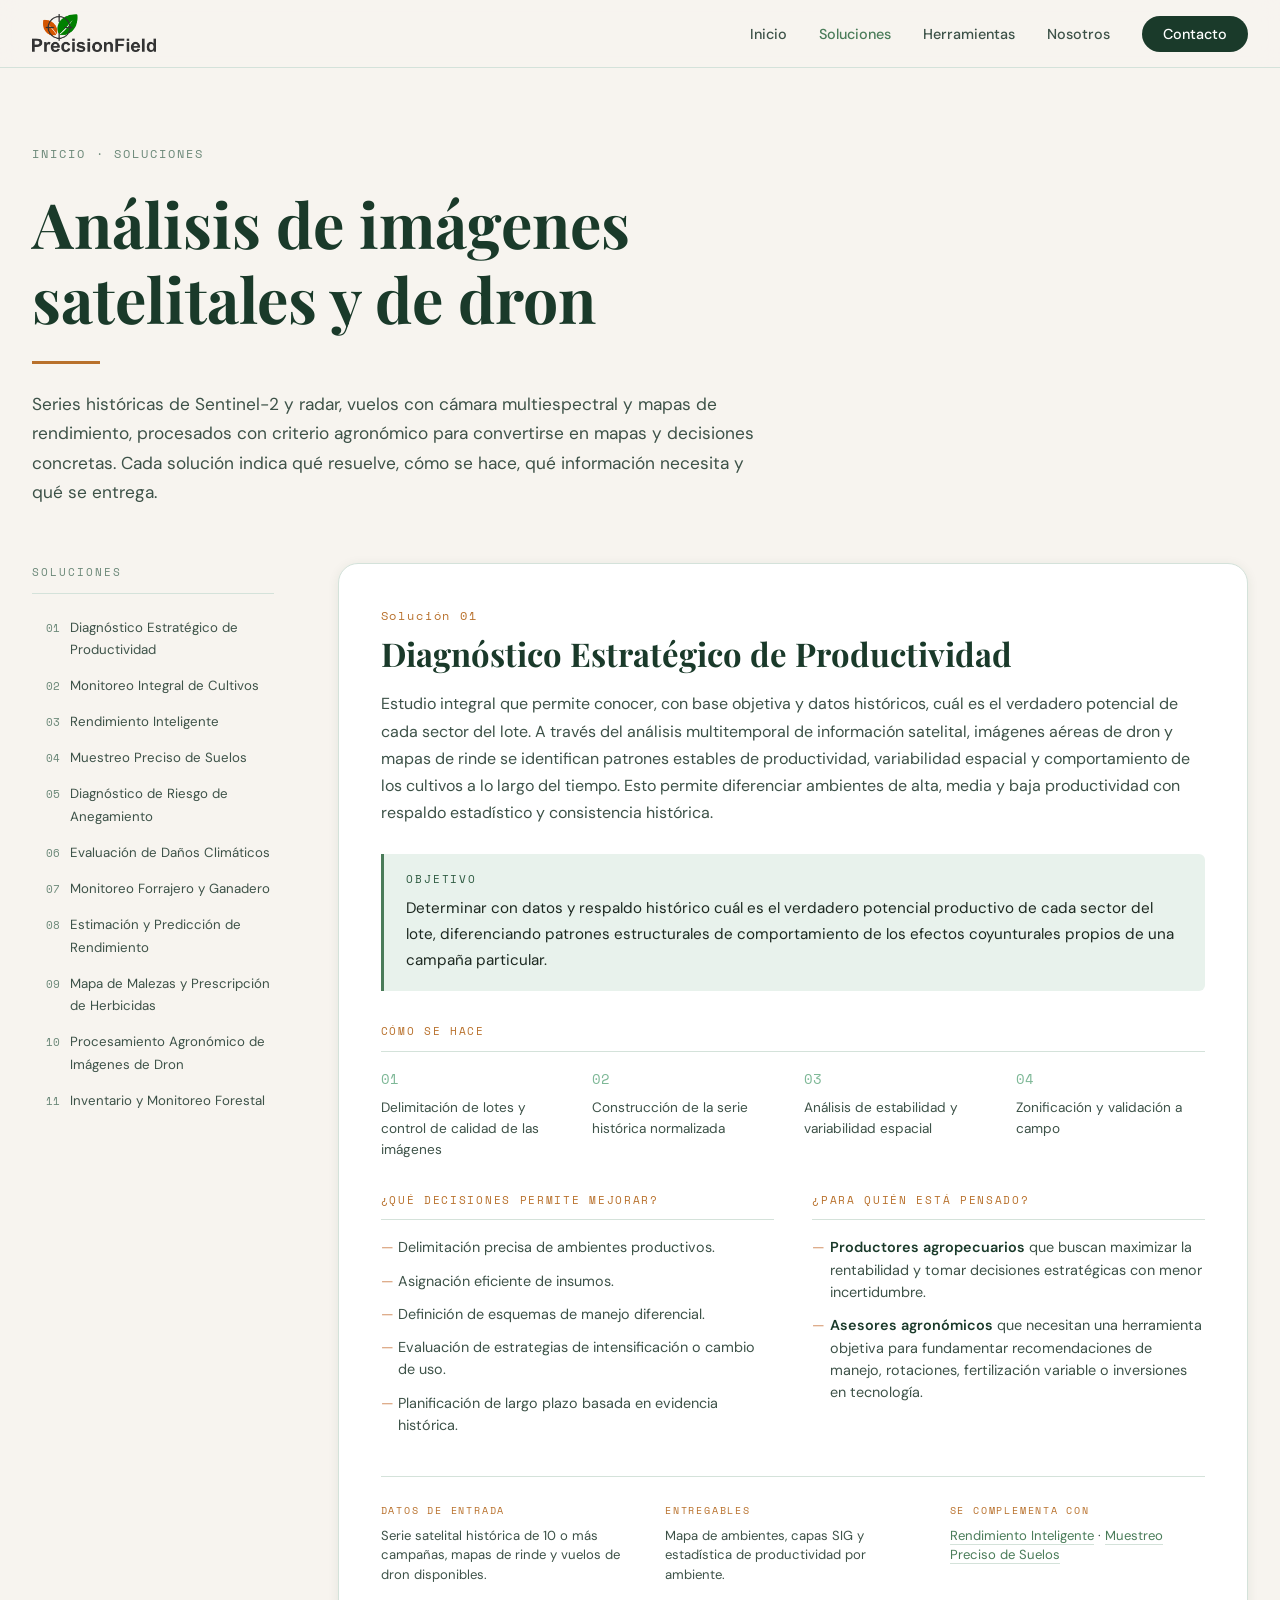
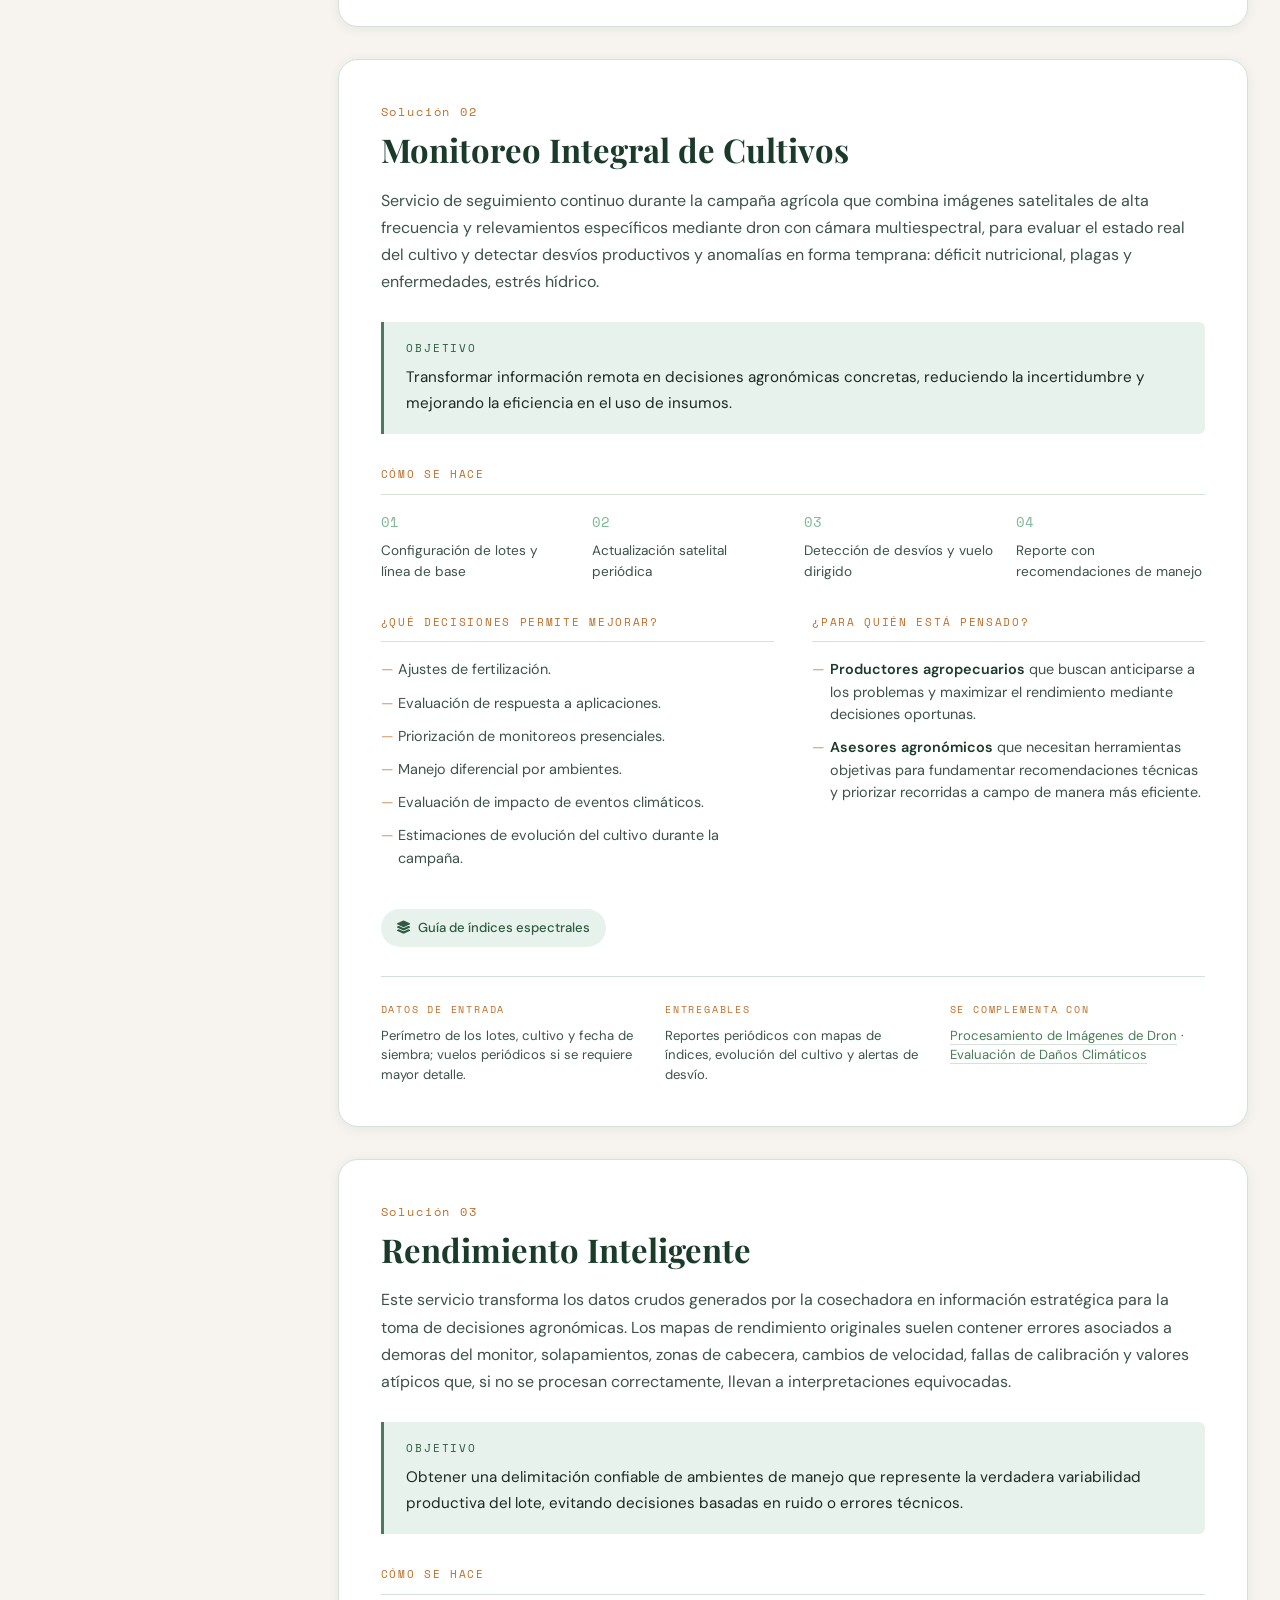
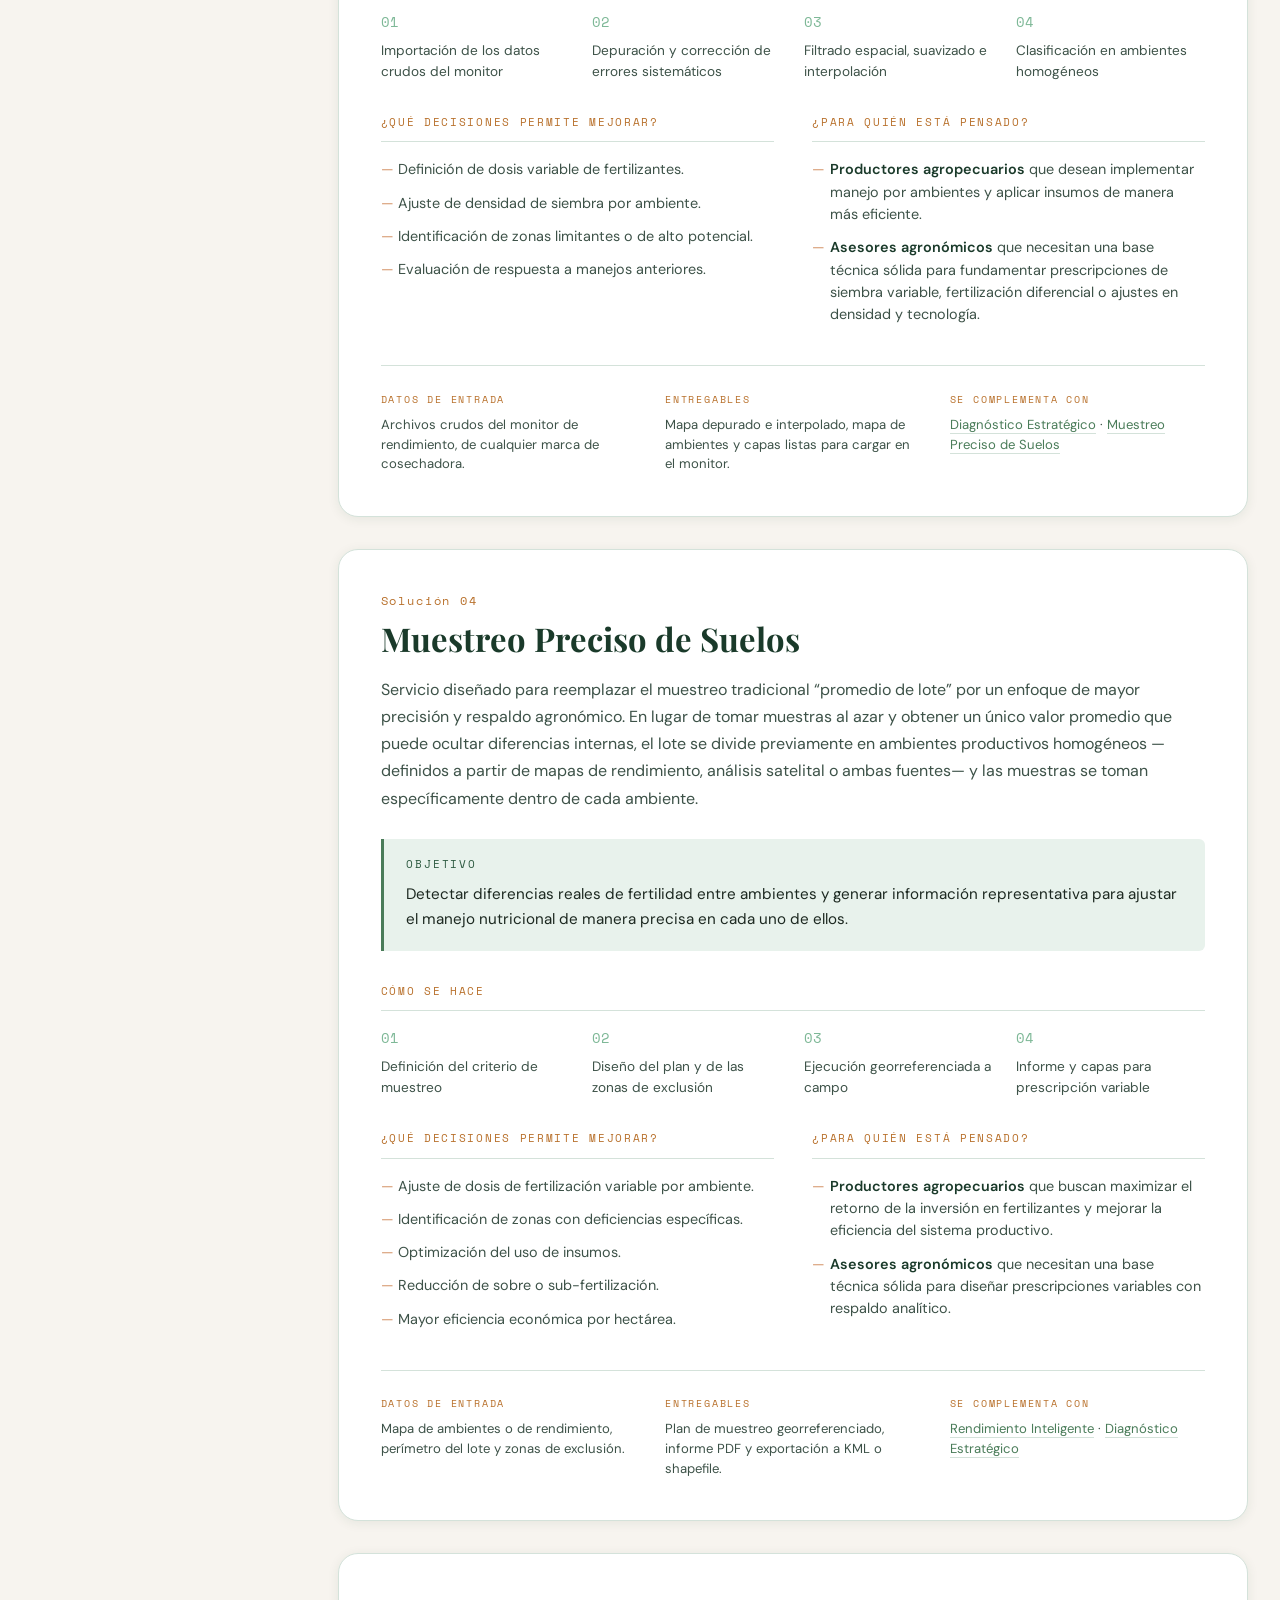
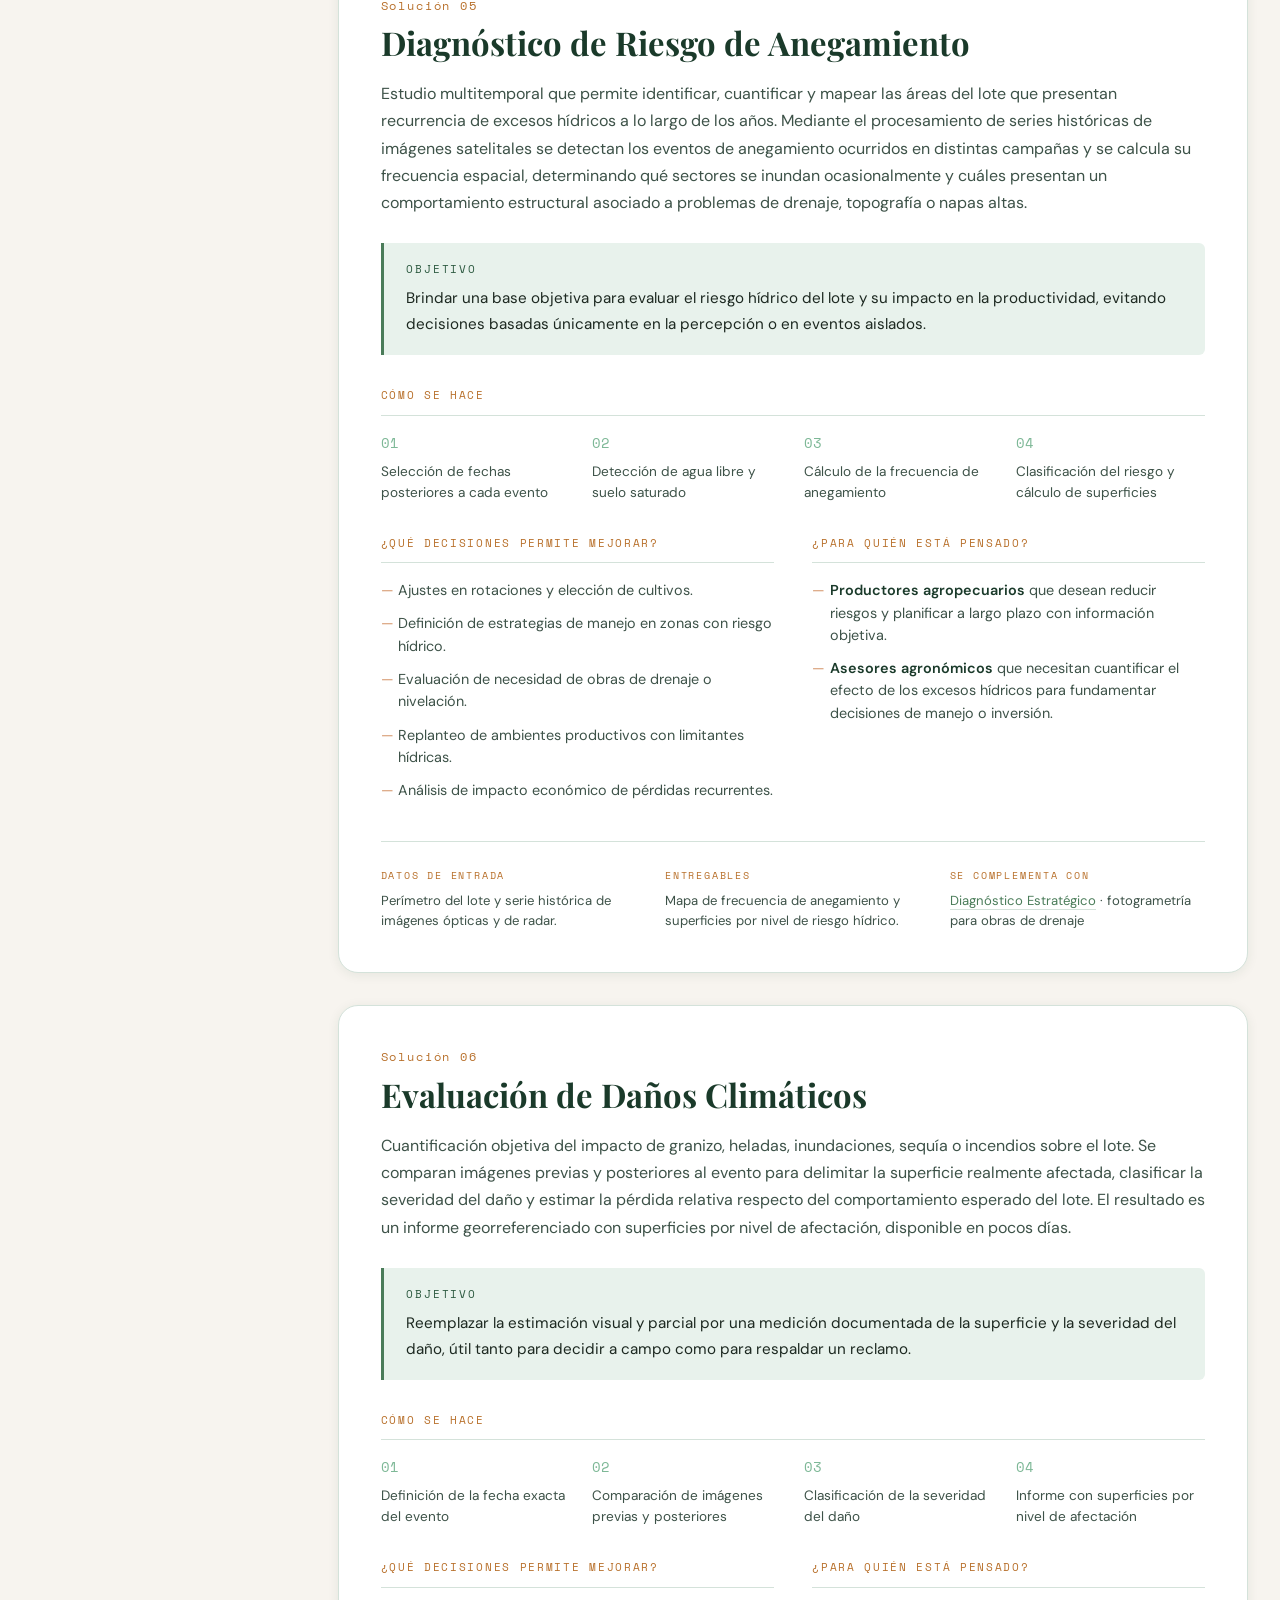
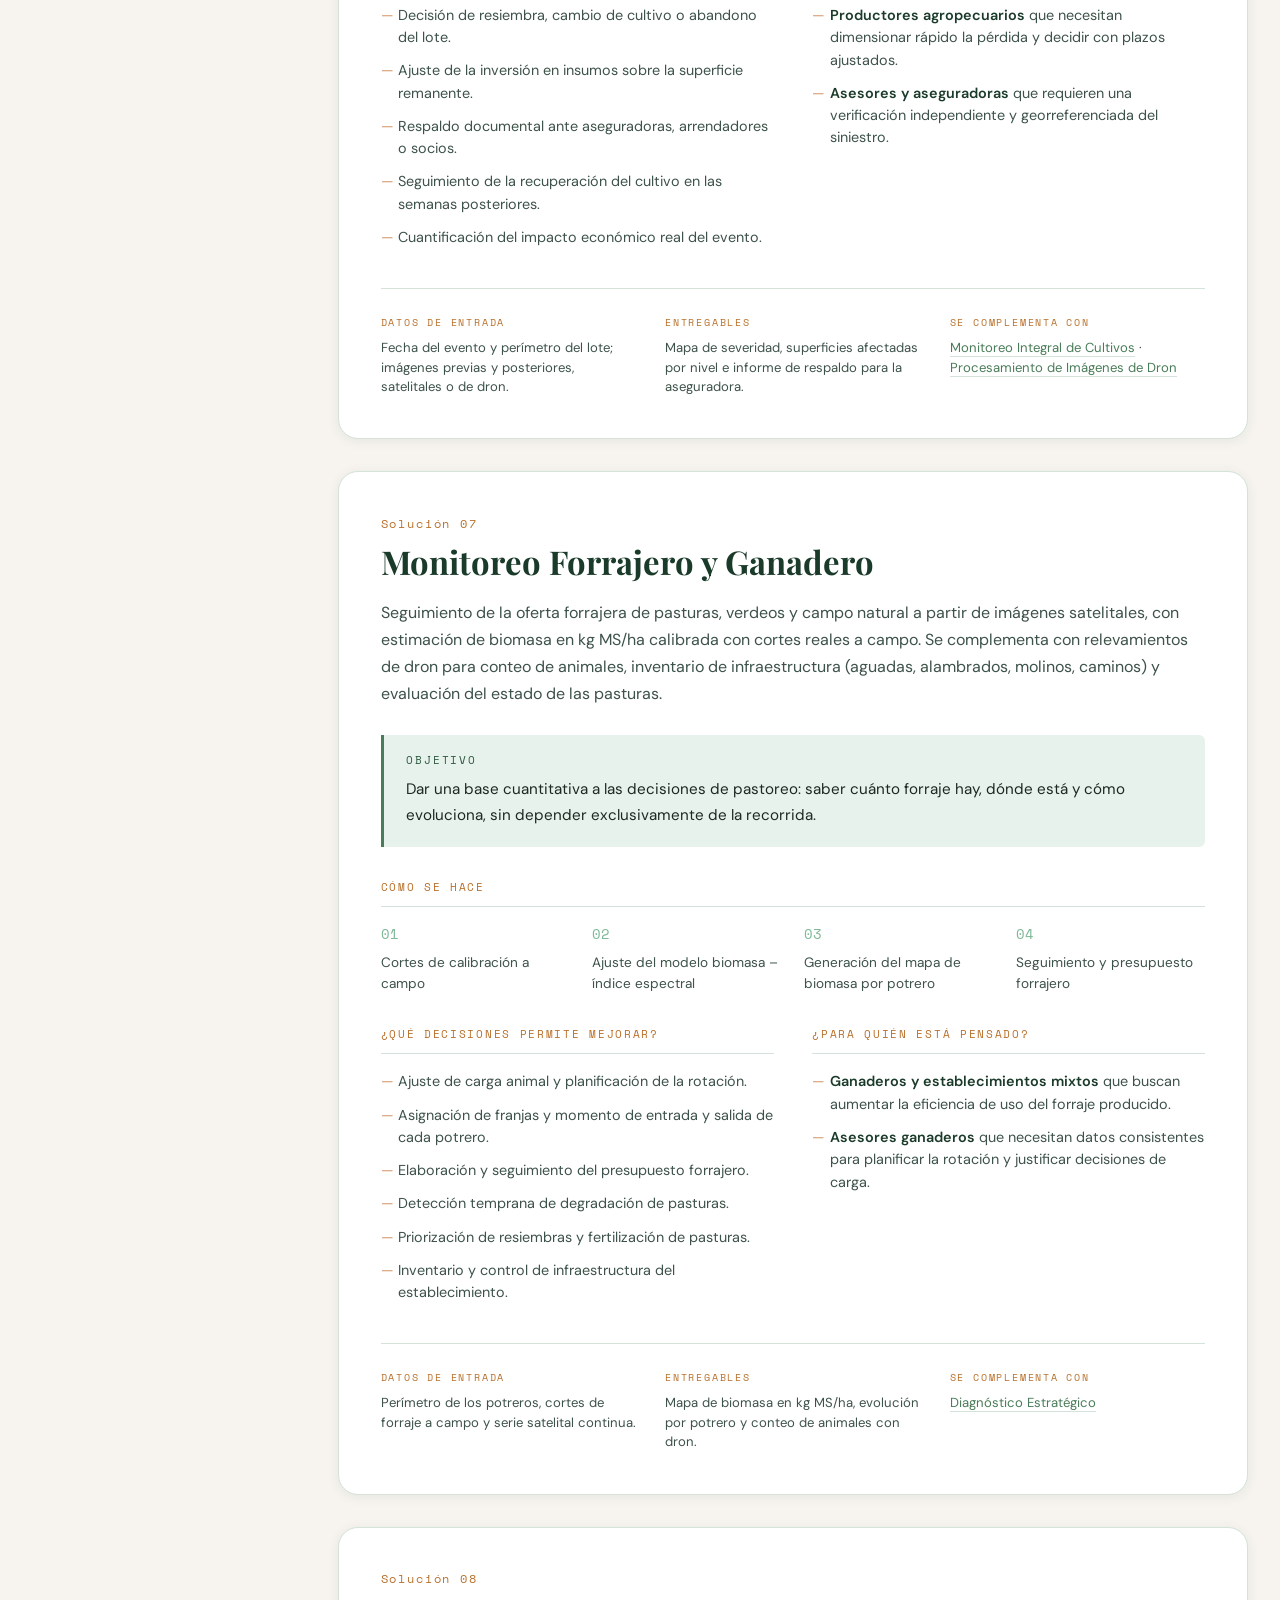
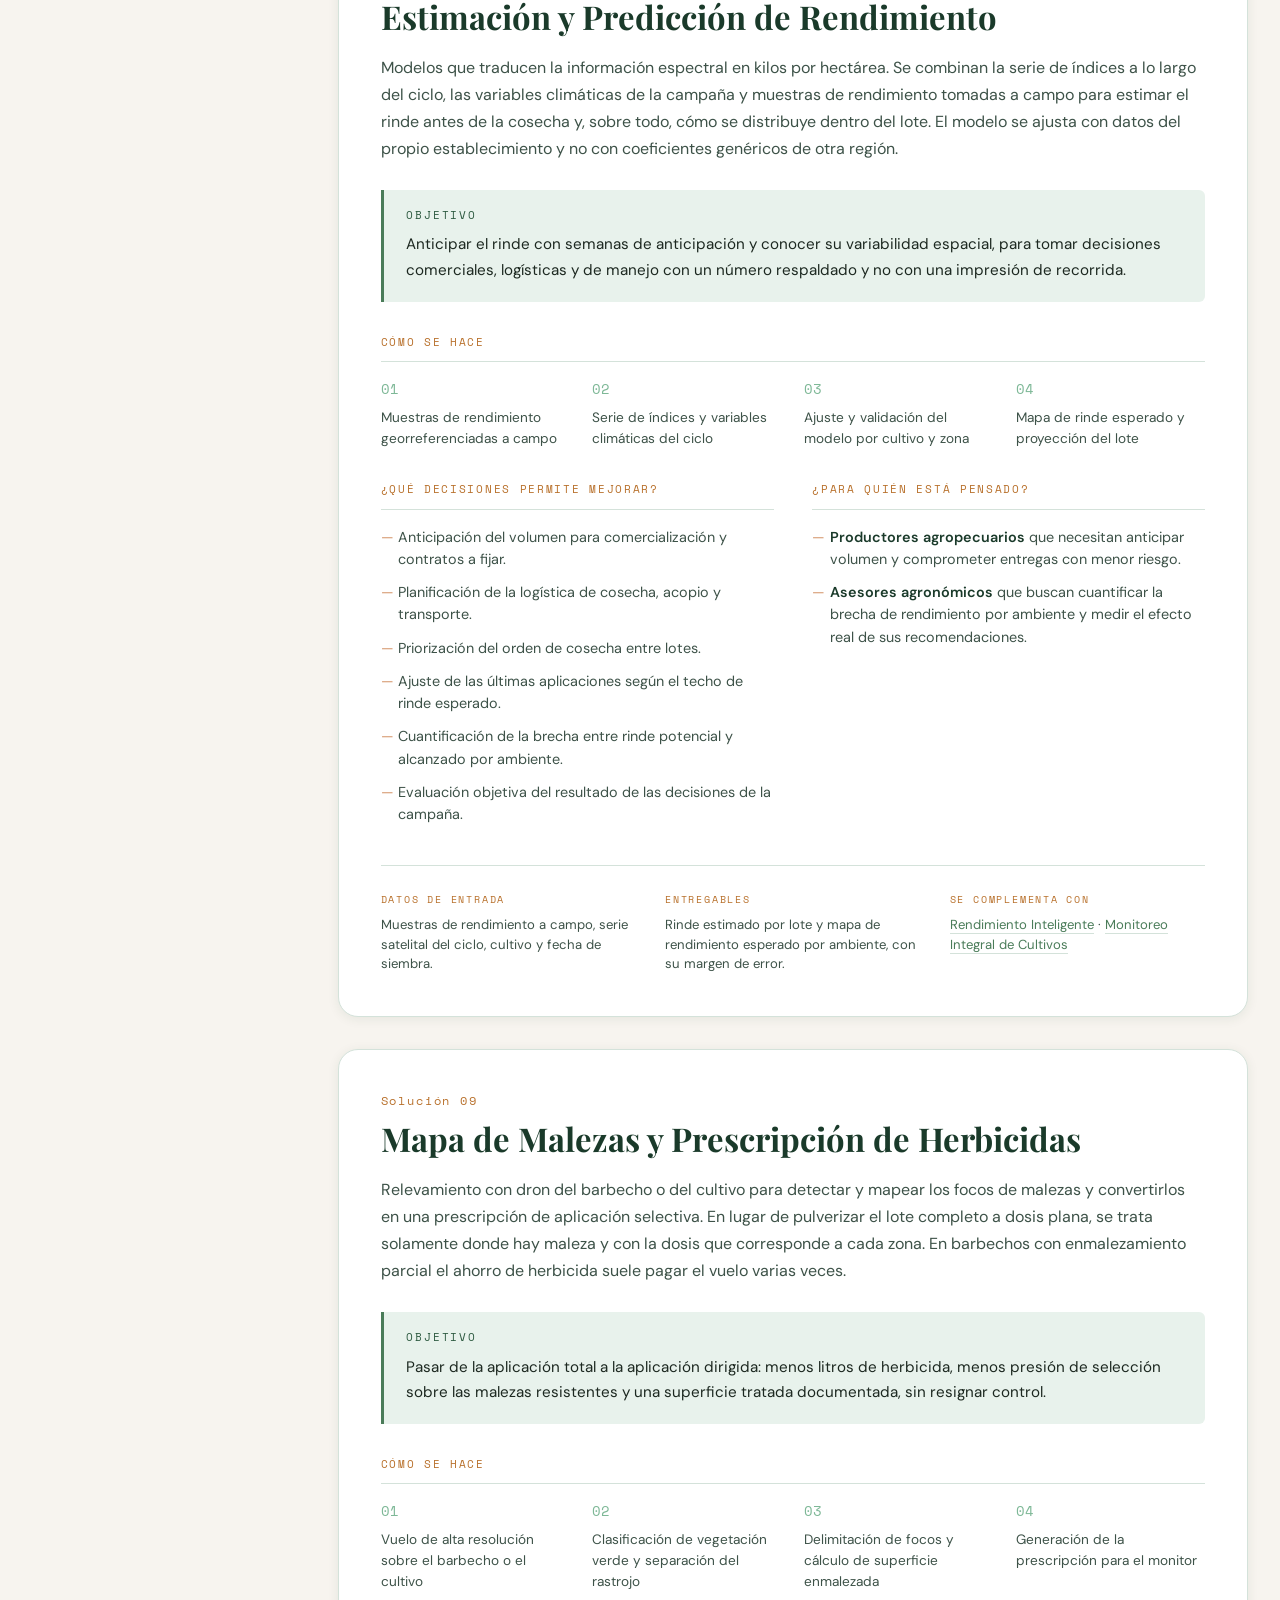
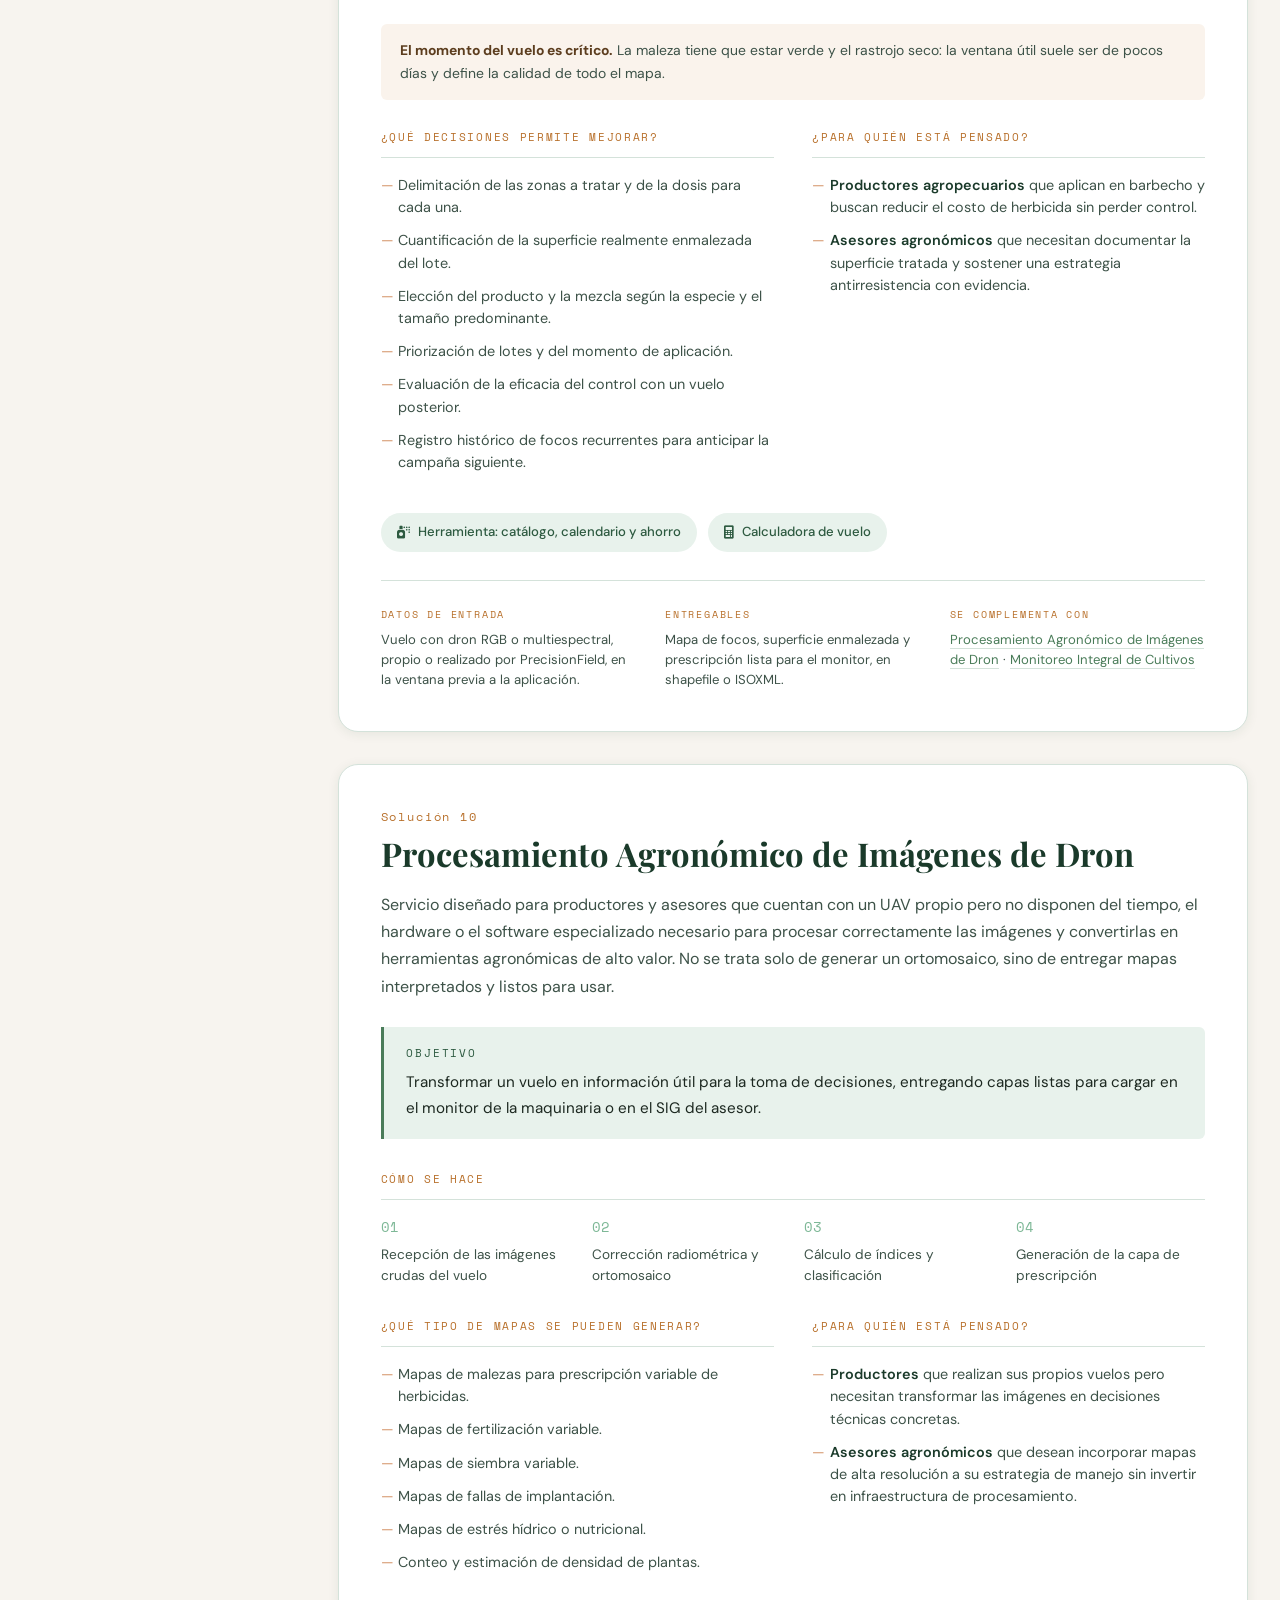
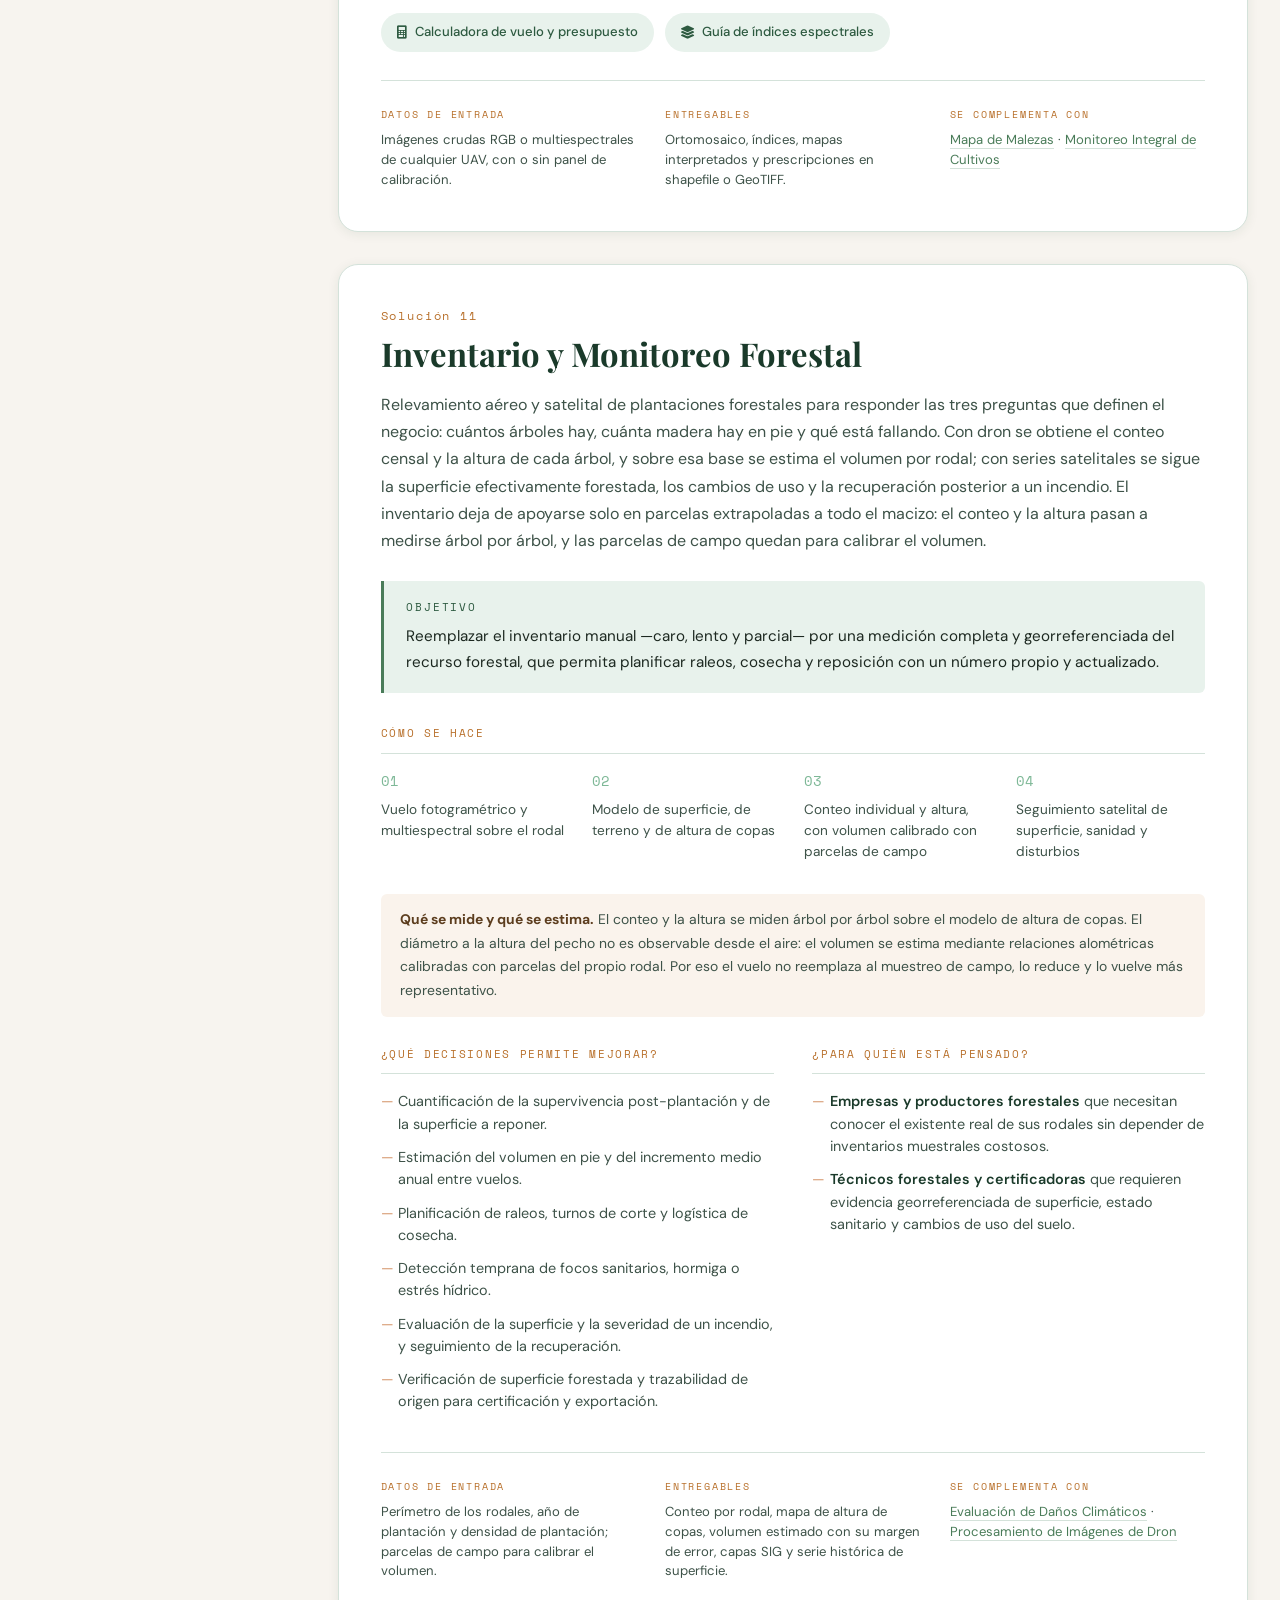
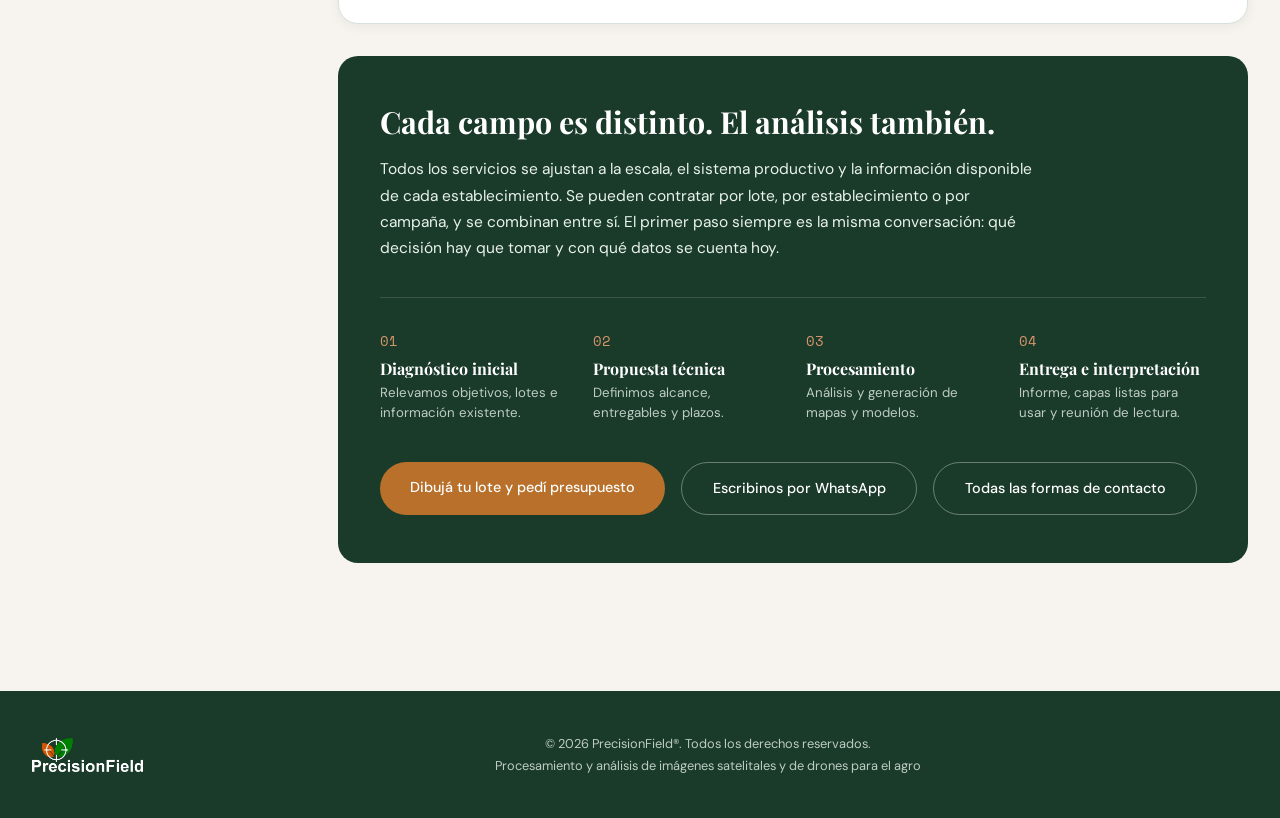
<file: soluciones.html>
<!DOCTYPE html>
<html lang="es">
<head>
    <meta charset="UTF-8">
    <meta name="viewport" content="width=device-width, initial-scale=1.0">
    <title>Soluciones | PrecisionField</title>
    <meta name="description" content="Análisis de imágenes satelitales y de dron para el agro: ambientes productivos, monitoreo de cultivos, mapas de rendimiento, muestreo de suelos, malezas e inventario forestal. Qué resuelve cada servicio, cómo se hace y qué se entrega.">
    <meta name="keywords" content="soluciones agricultura de precisión, imágenes satelitales, dron agrícola, mapa de ambientes, inventario forestal con drones, mapa de malezas, mapa de rendimiento, teledetección, PrecisionField">
    <meta name="author" content="PrecisionField">
    <link rel="canonical" href="https://www.precisionfield.com.ar/soluciones.html">
    <link rel="stylesheet" href="https://cdnjs.cloudflare.com/ajax/libs/font-awesome/6.0.0-beta3/css/all.min.css">
    <link href="https://fonts.googleapis.com/css2?family=Playfair+Display:wght@400;600;700&family=DM+Sans:wght@300;400;500;600&family=Space+Mono:wght@400;700&display=swap" rel="stylesheet">
    <link rel="icon" href="assets/images/PFIcon.ico" type="image/x-icon">
    <style>
    :root {
        --green-deep:    #1a3a2a;
        --green-mid:     #2d5a40;
        --green-soft:    #4a7c59;
        --green-light:   #7eb897;
        --green-pale:    #e8f2ec;
        --earth-dark:    #5c3d1e;
        --earth-mid:     #b8702b;
        --earth-light:   #d4956a;
        --earth-pale:    #faf3ec;
        --cream:         #f7f4ef;
        --white:         #ffffff;
        --text-dark:     #1c2820;
        --text-mid:      #3d5248;
        --text-light:    #6b8878;
        --border:        #d4e2da;
        --shadow-sm:     0 2px 12px rgba(26,58,42,0.08);
        --shadow-md:     0 8px 32px rgba(26,58,42,0.12);
        --radius-sm:     6px;
        --radius-md:     12px;
        --radius-lg:     20px;
        --transition:    0.35s cubic-bezier(0.4, 0, 0.2, 1);
    }

    *, *::before, *::after { box-sizing: border-box; margin: 0; padding: 0; }
    html { scroll-behavior: smooth; font-size: 16px; scroll-padding-top: 90px; }
    body {
        font-family: 'DM Sans', sans-serif;
        background: var(--cream);
        color: var(--text-dark);
        line-height: 1.7;
        overflow-x: hidden;
    }
    img { max-width: 100%; display: block; }
    a { text-decoration: none; color: inherit; }
    ul { list-style: none; }
    body.no-scroll { overflow: hidden; }

    h1, h2, h3, h4 {
        font-family: 'Playfair Display', serif;
        line-height: 1.2;
        color: var(--green-deep);
    }

    .mono {
        font-family: 'Space Mono', monospace;
        letter-spacing: 0.18em;
        text-transform: uppercase;
    }

    /* ── HEADER ── */
    header {
        position: fixed; top: 0; left: 0; right: 0; z-index: 1000;
        background: rgba(247,244,239,0.92);
        backdrop-filter: blur(12px);
        border-bottom: 1px solid var(--border);
    }
    .nav-container {
        max-width: 1280px; margin: 0 auto;
        padding: 0.9rem 2rem;
        display: flex; align-items: center; justify-content: space-between;
    }
    .nav-logo { position: relative; display: block; }
    .nav-logo .logo { height: 38px; width: auto; transition: opacity var(--transition); }
    .nav-logo .logo-dark { position: absolute; top: 0; left: 0; opacity: 0; }
    .nav-links { display: flex; align-items: center; gap: 2rem; }
    .nav-link {
        font-size: 0.9rem; font-weight: 500; color: var(--text-mid);
        transition: color var(--transition);
    }
    .nav-link:hover, .nav-link.active { color: var(--green-soft); }
    .cta-link {
        background: var(--green-deep); color: var(--white) !important;
        padding: 0.55rem 1.3rem; border-radius: 100px;
    }
    .cta-link:hover { background: var(--green-soft); }
    .nav-toggle {
        display: none; flex-direction: column; gap: 5px;
        background: none; border: none; cursor: pointer; padding: 6px;
    }
    .nav-toggle span {
        display: block; width: 24px; height: 2px;
        background: var(--green-deep); transition: var(--transition);
    }

    /* ── HERO ── */
    .page-hero {
        padding: 9rem 2rem 3.5rem;
        max-width: 1280px; margin: 0 auto;
    }
    .breadcrumb {
        font-size: 0.72rem; color: var(--text-light);
        margin-bottom: 1.4rem;
    }
    .breadcrumb a:hover { color: var(--green-soft); }
    .page-hero h1 {
        font-size: clamp(2.4rem, 5.5vw, 3.9rem);
        margin-bottom: 1.3rem;
    }
    .page-hero .lead {
        font-size: 1.08rem; color: var(--text-mid);
        max-width: 62ch;
    }
    .hero-rule {
        width: 68px; height: 3px; background: var(--earth-mid);
        margin: 1.6rem 0;
    }

    /* ── LAYOUT ── */
    .layout {
        max-width: 1280px; margin: 0 auto;
        padding: 0 2rem 5rem;
        display: grid; grid-template-columns: 250px 1fr;
        gap: 3.5rem; align-items: start;
    }

    /* ── SIDEBAR INDEX ── */
    .toc {
        position: sticky; top: 92px;
        max-height: calc(100vh - 120px); overflow-y: auto;
        padding-right: 0.5rem;
    }
    .toc-title {
        font-size: 0.68rem; color: var(--text-light);
        margin-bottom: 1rem; padding-bottom: 0.7rem;
        border-bottom: 1px solid var(--border);
    }
    .toc ol { list-style: none; counter-reset: toc; }
    .toc li { counter-increment: toc; }
    .toc a {
        display: flex; gap: 0.6rem; align-items: baseline;
        padding: 0.42rem 0;
        font-size: 0.83rem; color: var(--text-mid);
        border-left: 2px solid transparent; padding-left: 0.75rem;
        transition: var(--transition);
    }
    .toc a::before {
        content: counter(toc, decimal-leading-zero);
        font-family: 'Space Mono', monospace;
        font-size: 0.68rem; color: var(--text-light);
        flex-shrink: 0;
    }
    .toc a:hover { color: var(--green-deep); border-left-color: var(--green-light); }
    .toc a.active {
        color: var(--green-deep); font-weight: 500;
        border-left-color: var(--earth-mid);
    }
    .toc a.active::before { color: var(--earth-mid); }

    /* ── SOLUTION CARD ── */
    .solution {
        background: var(--white);
        border: 1px solid var(--border);
        border-radius: var(--radius-lg);
        padding: 2.6rem;
        margin-bottom: 2rem;
        box-shadow: var(--shadow-sm);
    }
    .sol-num {
        font-family: 'Space Mono', monospace;
        font-size: 0.72rem; letter-spacing: 0.16em;
        color: var(--earth-mid); display: block; margin-bottom: 0.5rem;
    }
    .solution h2 {
        font-size: clamp(1.55rem, 3vw, 2.05rem);
        margin-bottom: 1.1rem;
    }
    .sol-lead { color: var(--text-mid); margin-bottom: 1.7rem; }

    .objective {
        background: var(--green-pale);
        border-left: 3px solid var(--green-soft);
        border-radius: 0 var(--radius-sm) var(--radius-sm) 0;
        padding: 1.1rem 1.4rem;
        margin-bottom: 2rem;
    }
    .objective .mono {
        font-size: 0.66rem; color: var(--green-mid);
        display: block; margin-bottom: 0.45rem;
    }
    .objective p { font-size: 0.95rem; color: var(--text-dark); }

    .block-label {
        font-family: 'Space Mono', monospace;
        font-size: 0.66rem; letter-spacing: 0.16em; text-transform: uppercase;
        color: var(--earth-mid);
        padding-bottom: 0.6rem; margin-bottom: 1rem;
        border-bottom: 1px solid var(--border);
    }

    .steps {
        display: grid; grid-template-columns: repeat(4, 1fr);
        gap: 1.4rem; margin-bottom: 2rem;
    }
    .step-n {
        font-family: 'Space Mono', monospace;
        font-size: 0.85rem; color: var(--green-light);
        display: block; margin-bottom: 0.35rem;
    }
    .step p { font-size: 0.85rem; color: var(--text-mid); line-height: 1.55; }

    .two-col {
        display: grid; grid-template-columns: 1fr 1fr;
        gap: 2.4rem; margin-bottom: 1.8rem;
    }
    .dashed li {
        position: relative; padding-left: 1.1rem;
        font-size: 0.9rem; color: var(--text-mid);
        margin-bottom: 0.68rem; line-height: 1.55;
    }
    .dashed li::before {
        content: '—'; position: absolute; left: 0;
        color: var(--earth-light);
    }
    .dashed strong { color: var(--green-deep); font-weight: 600; }

    .note {
        background: var(--earth-pale);
        border-radius: var(--radius-sm);
        padding: 0.9rem 1.2rem; margin-bottom: 1.8rem;
        font-size: 0.87rem; color: var(--text-mid);
    }
    .note strong { color: var(--earth-dark); }

    .meta-row {
        display: grid; grid-template-columns: repeat(3, 1fr);
        gap: 1.8rem; padding-top: 1.6rem;
        border-top: 1px solid var(--border);
    }
    .meta-row .mono {
        font-size: 0.62rem; color: var(--earth-mid);
        display: block; margin-bottom: 0.4rem;
    }
    .meta-row p { font-size: 0.82rem; color: var(--text-mid); line-height: 1.5; }
    .meta-row a { color: var(--green-soft); border-bottom: 1px solid var(--border); }
    .meta-row a:hover { border-bottom-color: var(--green-soft); }

    .sol-tools {
        display: flex; flex-wrap: wrap; gap: 0.7rem;
        margin-bottom: 1.8rem;
    }
    .sol-tool {
        display: inline-flex; align-items: center; gap: 0.5rem;
        background: var(--green-pale); color: var(--green-mid);
        padding: 0.5rem 1rem; border-radius: 100px;
        font-size: 0.82rem; font-weight: 500;
        transition: var(--transition);
    }
    .sol-tool:hover { background: var(--green-light); color: var(--green-deep); }

    /* ── CLOSING CTA ── */
    .closing {
        background: var(--green-deep);
        border-radius: var(--radius-lg);
        padding: 3rem 2.6rem;
        color: var(--green-pale);
    }
    .closing h2 { color: var(--white); font-size: 1.9rem; margin-bottom: 1rem; }
    .closing > p { max-width: 60ch; margin-bottom: 2.2rem; font-size: 0.97rem; }
    .process {
        display: grid; grid-template-columns: repeat(4, 1fr);
        gap: 1.6rem; margin-bottom: 2.4rem;
        padding-top: 2rem; border-top: 1px solid rgba(255,255,255,0.15);
    }
    .process h4 { color: var(--white); font-size: 1rem; margin-bottom: 0.35rem; }
    .process p { font-size: 0.83rem; opacity: 0.8; line-height: 1.5; }
    .process .step-n { color: var(--earth-light); }
    .closing-cta { display: flex; flex-wrap: wrap; gap: 1rem; }
    .btn {
        display: inline-block; padding: 0.85rem 1.9rem;
        border-radius: 100px; font-size: 0.9rem; font-weight: 500;
        transition: var(--transition);
    }
    .btn-primary { background: var(--earth-mid); color: var(--white); }
    .btn-primary:hover { background: var(--earth-light); }
    .btn-outline { border: 1px solid rgba(255,255,255,0.35); color: var(--white); }
    .btn-outline:hover { background: rgba(255,255,255,0.1); }

    /* ── FOOTER ── */
    footer {
        background: var(--green-deep); color: var(--green-pale);
        padding: 2.6rem 2rem; margin-top: 3rem;
    }
    .footer-inner {
        max-width: 1280px; margin: 0 auto;
        display: flex; align-items: center; justify-content: space-between;
        gap: 1.5rem; flex-wrap: wrap;
    }
    .footer-inner img { height: 34px; width: auto; }
    .footer-center { text-align: center; flex: 1; }
    .footer-center p { font-size: 0.8rem; opacity: 0.8; }

    /* ── RESPONSIVE ── */
    @media (max-width: 1024px) {
        .layout { grid-template-columns: 1fr; gap: 2rem; }
        .toc {
            position: static; max-height: none;
            background: var(--white); border: 1px solid var(--border);
            border-radius: var(--radius-md); padding: 1.4rem;
        }
        .toc ol { columns: 2; column-gap: 1.5rem; }
    }
    @media (max-width: 768px) {
        /* El backdrop-filter del header crea un bloque contenedor para los
           hijos position:fixed. Sin desactivarlo, el menu queda encerrado
           dentro de la barra en lugar de cubrir la pantalla. */
        header.menu-open {
            background: transparent;
            backdrop-filter: none;
            -webkit-backdrop-filter: none;
            border-bottom-color: transparent;
        }
        .nav-toggle { display: flex; position: relative; z-index: 1300; }
        .nav-toggle.open span { background: var(--white); }
        .nav-logo { position: relative; z-index: 1300; }
        header.menu-open .logo-light { opacity: 0; }
        header.menu-open .logo-dark  { opacity: 1; }
        .nav-links {
            position: fixed;
            top: 0; left: 0; right: 0; bottom: 0;
            width: auto;
            background: var(--green-deep);
            flex-direction: column;
            justify-content: flex-start;
            align-items: center;
            gap: 2rem;
            padding: 5.75rem 1.5rem 3rem;
            overflow-y: auto;
            -webkit-overflow-scrolling: touch;
            z-index: 1250;
            opacity: 0;
            visibility: hidden;
            pointer-events: none;
            transition: opacity var(--transition), visibility var(--transition);
        }
        .nav-links.open { opacity: 1; visibility: visible; pointer-events: auto; }
        .nav-link { color: var(--green-pale); font-size: 1.15rem; }
        .nav-link:hover, .nav-link.active { color: var(--white); }
        .cta-link { background: var(--earth-mid); font-size: 1.05rem; }
        .cta-link:hover { background: var(--earth-light); }
        .page-hero { padding: 7rem 1.3rem 2.5rem; }
        .layout { padding: 0 1.3rem 3rem; }
        .toc ol { columns: 1; }
        .solution { padding: 1.6rem 1.3rem; border-radius: var(--radius-md); }
        .steps, .two-col, .meta-row, .process { grid-template-columns: 1fr; gap: 1.3rem; }
        .closing { padding: 2rem 1.4rem; }
    }
    </style>
</head>
<body>

<header>
    <nav class="nav-container">
        <a href="index.html" class="nav-logo">
            <img src="assets/images/logo-color.png" alt="PrecisionField" class="logo logo-light">
            <img src="assets/images/logo.png" alt="PrecisionField" class="logo logo-dark">
        </a>
        <button class="nav-toggle" id="navToggle" aria-label="Abrir menú" aria-expanded="false">
            <span></span><span></span><span></span>
        </button>
        <ul class="nav-links" id="navLinks">
            <li><a href="index.html" class="nav-link">Inicio</a></li>
            <li><a href="soluciones.html" class="nav-link active">Soluciones</a></li>
            <li><a href="index.html#tools" class="nav-link">Herramientas</a></li>
            <li><a href="index.html#about" class="nav-link">Nosotros</a></li>
            <li><a href="index.html#contact" class="nav-link cta-link">Contacto</a></li>
        </ul>
    </nav>
</header>

<section class="page-hero">
    <p class="breadcrumb mono"><a href="index.html">Inicio</a> · Soluciones</p>
    <h1>Análisis de imágenes<br>satelitales y de dron</h1>
    <div class="hero-rule"></div>
    <p class="lead">Series históricas de Sentinel-2 y radar, vuelos con cámara multiespectral y mapas de rendimiento, procesados con criterio agronómico para convertirse en mapas y decisiones concretas. Cada solución indica qué resuelve, cómo se hace, qué información necesita y qué se entrega.</p>
</section>

<div class="layout">

    <!-- ÍNDICE -->
    <aside class="toc">
        <p class="toc-title mono">Soluciones</p>
        <ol>
            <li><a href="#diagnostico-productividad">Diagnóstico Estratégico de Productividad</a></li>
            <li><a href="#monitoreo-cultivos">Monitoreo Integral de Cultivos</a></li>
            <li><a href="#rendimiento-inteligente">Rendimiento Inteligente</a></li>
            <li><a href="#muestreo-suelos">Muestreo Preciso de Suelos</a></li>
            <li><a href="#riesgo-anegamiento">Diagnóstico de Riesgo de Anegamiento</a></li>
            <li><a href="#danos-climaticos">Evaluación de Daños Climáticos</a></li>
            <li><a href="#forrajero-ganadero">Monitoreo Forrajero y Ganadero</a></li>
            <li><a href="#prediccion-rendimiento">Estimación y Predicción de Rendimiento</a></li>
            <li><a href="#mapa-malezas">Mapa de Malezas y Prescripción de Herbicidas</a></li>
            <li><a href="#procesamiento-dron">Procesamiento Agronómico de Imágenes de Dron</a></li>
            <li><a href="#inventario-forestal">Inventario y Monitoreo Forestal</a></li>
        </ol>
    </aside>

    <main>

    <!-- 01 -->
    <article class="solution" id="diagnostico-productividad">
        <span class="sol-num">Solución 01</span>
        <h2>Diagnóstico Estratégico de Productividad</h2>
        <p class="sol-lead">Estudio integral que permite conocer, con base objetiva y datos históricos, cuál es el verdadero potencial de cada sector del lote. A través del análisis multitemporal de información satelital, imágenes aéreas de dron y mapas de rinde se identifican patrones estables de productividad, variabilidad espacial y comportamiento de los cultivos a lo largo del tiempo. Esto permite diferenciar ambientes de alta, media y baja productividad con respaldo estadístico y consistencia histórica.</p>

        <div class="objective">
            <span class="mono">Objetivo</span>
            <p>Determinar con datos y respaldo histórico cuál es el verdadero potencial productivo de cada sector del lote, diferenciando patrones estructurales de comportamiento de los efectos coyunturales propios de una campaña particular.</p>
        </div>

        <p class="block-label">Cómo se hace</p>
        <div class="steps">
            <div class="step"><span class="step-n">01</span><p>Delimitación de lotes y control de calidad de las imágenes</p></div>
            <div class="step"><span class="step-n">02</span><p>Construcción de la serie histórica normalizada</p></div>
            <div class="step"><span class="step-n">03</span><p>Análisis de estabilidad y variabilidad espacial</p></div>
            <div class="step"><span class="step-n">04</span><p>Zonificación y validación a campo</p></div>
        </div>

        <div class="two-col">
            <div>
                <p class="block-label">¿Qué decisiones permite mejorar?</p>
                <ul class="dashed">
                    <li>Delimitación precisa de ambientes productivos.</li>
                    <li>Asignación eficiente de insumos.</li>
                    <li>Definición de esquemas de manejo diferencial.</li>
                    <li>Evaluación de estrategias de intensificación o cambio de uso.</li>
                    <li>Planificación de largo plazo basada en evidencia histórica.</li>
                </ul>
            </div>
            <div>
                <p class="block-label">¿Para quién está pensado?</p>
                <ul class="dashed">
                    <li><strong>Productores agropecuarios</strong> que buscan maximizar la rentabilidad y tomar decisiones estratégicas con menor incertidumbre.</li>
                    <li><strong>Asesores agronómicos</strong> que necesitan una herramienta objetiva para fundamentar recomendaciones de manejo, rotaciones, fertilización variable o inversiones en tecnología.</li>
                </ul>
            </div>
        </div>

        <div class="meta-row">
            <div><span class="mono">Datos de entrada</span><p>Serie satelital histórica de 10 o más campañas, mapas de rinde y vuelos de dron disponibles.</p></div>
            <div><span class="mono">Entregables</span><p>Mapa de ambientes, capas SIG y estadística de productividad por ambiente.</p></div>
            <div><span class="mono">Se complementa con</span><p><a href="#rendimiento-inteligente">Rendimiento Inteligente</a> · <a href="#muestreo-suelos">Muestreo Preciso de Suelos</a></p></div>
        </div>
    </article>

    <!-- 02 -->
    <article class="solution" id="monitoreo-cultivos">
        <span class="sol-num">Solución 02</span>
        <h2>Monitoreo Integral de Cultivos</h2>
        <p class="sol-lead">Servicio de seguimiento continuo durante la campaña agrícola que combina imágenes satelitales de alta frecuencia y relevamientos específicos mediante dron con cámara multiespectral, para evaluar el estado real del cultivo y detectar desvíos productivos y anomalías en forma temprana: déficit nutricional, plagas y enfermedades, estrés hídrico.</p>

        <div class="objective">
            <span class="mono">Objetivo</span>
            <p>Transformar información remota en decisiones agronómicas concretas, reduciendo la incertidumbre y mejorando la eficiencia en el uso de insumos.</p>
        </div>

        <p class="block-label">Cómo se hace</p>
        <div class="steps">
            <div class="step"><span class="step-n">01</span><p>Configuración de lotes y línea de base</p></div>
            <div class="step"><span class="step-n">02</span><p>Actualización satelital periódica</p></div>
            <div class="step"><span class="step-n">03</span><p>Detección de desvíos y vuelo dirigido</p></div>
            <div class="step"><span class="step-n">04</span><p>Reporte con recomendaciones de manejo</p></div>
        </div>

        <div class="two-col">
            <div>
                <p class="block-label">¿Qué decisiones permite mejorar?</p>
                <ul class="dashed">
                    <li>Ajustes de fertilización.</li>
                    <li>Evaluación de respuesta a aplicaciones.</li>
                    <li>Priorización de monitoreos presenciales.</li>
                    <li>Manejo diferencial por ambientes.</li>
                    <li>Evaluación de impacto de eventos climáticos.</li>
                    <li>Estimaciones de evolución del cultivo durante la campaña.</li>
                </ul>
            </div>
            <div>
                <p class="block-label">¿Para quién está pensado?</p>
                <ul class="dashed">
                    <li><strong>Productores agropecuarios</strong> que buscan anticiparse a los problemas y maximizar el rendimiento mediante decisiones oportunas.</li>
                    <li><strong>Asesores agronómicos</strong> que necesitan herramientas objetivas para fundamentar recomendaciones técnicas y priorizar recorridas a campo de manera más eficiente.</li>
                </ul>
            </div>
        </div>

        <div class="sol-tools">
            <a href="indices-mavic3m.html" class="sol-tool"><i class="fas fa-layer-group"></i> Guía de índices espectrales</a>
        </div>

        <div class="meta-row">
            <div><span class="mono">Datos de entrada</span><p>Perímetro de los lotes, cultivo y fecha de siembra; vuelos periódicos si se requiere mayor detalle.</p></div>
            <div><span class="mono">Entregables</span><p>Reportes periódicos con mapas de índices, evolución del cultivo y alertas de desvío.</p></div>
            <div><span class="mono">Se complementa con</span><p><a href="#procesamiento-dron">Procesamiento de Imágenes de Dron</a> · <a href="#danos-climaticos">Evaluación de Daños Climáticos</a></p></div>
        </div>
    </article>

    <!-- 03 -->
    <article class="solution" id="rendimiento-inteligente">
        <span class="sol-num">Solución 03</span>
        <h2>Rendimiento Inteligente</h2>
        <p class="sol-lead">Este servicio transforma los datos crudos generados por la cosechadora en información estratégica para la toma de decisiones agronómicas. Los mapas de rendimiento originales suelen contener errores asociados a demoras del monitor, solapamientos, zonas de cabecera, cambios de velocidad, fallas de calibración y valores atípicos que, si no se procesan correctamente, llevan a interpretaciones equivocadas.</p>

        <div class="objective">
            <span class="mono">Objetivo</span>
            <p>Obtener una delimitación confiable de ambientes de manejo que represente la verdadera variabilidad productiva del lote, evitando decisiones basadas en ruido o errores técnicos.</p>
        </div>

        <p class="block-label">Cómo se hace</p>
        <div class="steps">
            <div class="step"><span class="step-n">01</span><p>Importación de los datos crudos del monitor</p></div>
            <div class="step"><span class="step-n">02</span><p>Depuración y corrección de errores sistemáticos</p></div>
            <div class="step"><span class="step-n">03</span><p>Filtrado espacial, suavizado e interpolación</p></div>
            <div class="step"><span class="step-n">04</span><p>Clasificación en ambientes homogéneos</p></div>
        </div>

        <div class="two-col">
            <div>
                <p class="block-label">¿Qué decisiones permite mejorar?</p>
                <ul class="dashed">
                    <li>Definición de dosis variable de fertilizantes.</li>
                    <li>Ajuste de densidad de siembra por ambiente.</li>
                    <li>Identificación de zonas limitantes o de alto potencial.</li>
                    <li>Evaluación de respuesta a manejos anteriores.</li>
                </ul>
            </div>
            <div>
                <p class="block-label">¿Para quién está pensado?</p>
                <ul class="dashed">
                    <li><strong>Productores agropecuarios</strong> que desean implementar manejo por ambientes y aplicar insumos de manera más eficiente.</li>
                    <li><strong>Asesores agronómicos</strong> que necesitan una base técnica sólida para fundamentar prescripciones de siembra variable, fertilización diferencial o ajustes en densidad y tecnología.</li>
                </ul>
            </div>
        </div>

        <div class="meta-row">
            <div><span class="mono">Datos de entrada</span><p>Archivos crudos del monitor de rendimiento, de cualquier marca de cosechadora.</p></div>
            <div><span class="mono">Entregables</span><p>Mapa depurado e interpolado, mapa de ambientes y capas listas para cargar en el monitor.</p></div>
            <div><span class="mono">Se complementa con</span><p><a href="#diagnostico-productividad">Diagnóstico Estratégico</a> · <a href="#muestreo-suelos">Muestreo Preciso de Suelos</a></p></div>
        </div>
    </article>

    <!-- 04 -->
    <article class="solution" id="muestreo-suelos">
        <span class="sol-num">Solución 04</span>
        <h2>Muestreo Preciso de Suelos</h2>
        <p class="sol-lead">Servicio diseñado para reemplazar el muestreo tradicional “promedio de lote” por un enfoque de mayor precisión y respaldo agronómico. En lugar de tomar muestras al azar y obtener un único valor promedio que puede ocultar diferencias internas, el lote se divide previamente en ambientes productivos homogéneos —definidos a partir de mapas de rendimiento, análisis satelital o ambas fuentes— y las muestras se toman específicamente dentro de cada ambiente.</p>

        <div class="objective">
            <span class="mono">Objetivo</span>
            <p>Detectar diferencias reales de fertilidad entre ambientes y generar información representativa para ajustar el manejo nutricional de manera precisa en cada uno de ellos.</p>
        </div>

        <p class="block-label">Cómo se hace</p>
        <div class="steps">
            <div class="step"><span class="step-n">01</span><p>Definición del criterio de muestreo</p></div>
            <div class="step"><span class="step-n">02</span><p>Diseño del plan y de las zonas de exclusión</p></div>
            <div class="step"><span class="step-n">03</span><p>Ejecución georreferenciada a campo</p></div>
            <div class="step"><span class="step-n">04</span><p>Informe y capas para prescripción variable</p></div>
        </div>

        <div class="two-col">
            <div>
                <p class="block-label">¿Qué decisiones permite mejorar?</p>
                <ul class="dashed">
                    <li>Ajuste de dosis de fertilización variable por ambiente.</li>
                    <li>Identificación de zonas con deficiencias específicas.</li>
                    <li>Optimización del uso de insumos.</li>
                    <li>Reducción de sobre o sub-fertilización.</li>
                    <li>Mayor eficiencia económica por hectárea.</li>
                </ul>
            </div>
            <div>
                <p class="block-label">¿Para quién está pensado?</p>
                <ul class="dashed">
                    <li><strong>Productores agropecuarios</strong> que buscan maximizar el retorno de la inversión en fertilizantes y mejorar la eficiencia del sistema productivo.</li>
                    <li><strong>Asesores agronómicos</strong> que necesitan una base técnica sólida para diseñar prescripciones variables con respaldo analítico.</li>
                </ul>
            </div>
        </div>

        <div class="meta-row">
            <div><span class="mono">Datos de entrada</span><p>Mapa de ambientes o de rendimiento, perímetro del lote y zonas de exclusión.</p></div>
            <div><span class="mono">Entregables</span><p>Plan de muestreo georreferenciado, informe PDF y exportación a KML o shapefile.</p></div>
            <div><span class="mono">Se complementa con</span><p><a href="#rendimiento-inteligente">Rendimiento Inteligente</a> · <a href="#diagnostico-productividad">Diagnóstico Estratégico</a></p></div>
        </div>
    </article>

    <!-- 05 -->
    <article class="solution" id="riesgo-anegamiento">
        <span class="sol-num">Solución 05</span>
        <h2>Diagnóstico de Riesgo de Anegamiento</h2>
        <p class="sol-lead">Estudio multitemporal que permite identificar, cuantificar y mapear las áreas del lote que presentan recurrencia de excesos hídricos a lo largo de los años. Mediante el procesamiento de series históricas de imágenes satelitales se detectan los eventos de anegamiento ocurridos en distintas campañas y se calcula su frecuencia espacial, determinando qué sectores se inundan ocasionalmente y cuáles presentan un comportamiento estructural asociado a problemas de drenaje, topografía o napas altas.</p>

        <div class="objective">
            <span class="mono">Objetivo</span>
            <p>Brindar una base objetiva para evaluar el riesgo hídrico del lote y su impacto en la productividad, evitando decisiones basadas únicamente en la percepción o en eventos aislados.</p>
        </div>

        <p class="block-label">Cómo se hace</p>
        <div class="steps">
            <div class="step"><span class="step-n">01</span><p>Selección de fechas posteriores a cada evento</p></div>
            <div class="step"><span class="step-n">02</span><p>Detección de agua libre y suelo saturado</p></div>
            <div class="step"><span class="step-n">03</span><p>Cálculo de la frecuencia de anegamiento</p></div>
            <div class="step"><span class="step-n">04</span><p>Clasificación del riesgo y cálculo de superficies</p></div>
        </div>

        <div class="two-col">
            <div>
                <p class="block-label">¿Qué decisiones permite mejorar?</p>
                <ul class="dashed">
                    <li>Ajustes en rotaciones y elección de cultivos.</li>
                    <li>Definición de estrategias de manejo en zonas con riesgo hídrico.</li>
                    <li>Evaluación de necesidad de obras de drenaje o nivelación.</li>
                    <li>Replanteo de ambientes productivos con limitantes hídricas.</li>
                    <li>Análisis de impacto económico de pérdidas recurrentes.</li>
                </ul>
            </div>
            <div>
                <p class="block-label">¿Para quién está pensado?</p>
                <ul class="dashed">
                    <li><strong>Productores agropecuarios</strong> que desean reducir riesgos y planificar a largo plazo con información objetiva.</li>
                    <li><strong>Asesores agronómicos</strong> que necesitan cuantificar el efecto de los excesos hídricos para fundamentar decisiones de manejo o inversión.</li>
                </ul>
            </div>
        </div>

        <div class="meta-row">
            <div><span class="mono">Datos de entrada</span><p>Perímetro del lote y serie histórica de imágenes ópticas y de radar.</p></div>
            <div><span class="mono">Entregables</span><p>Mapa de frecuencia de anegamiento y superficies por nivel de riesgo hídrico.</p></div>
            <div><span class="mono">Se complementa con</span><p><a href="#diagnostico-productividad">Diagnóstico Estratégico</a> · fotogrametría para obras de drenaje</p></div>
        </div>
    </article>

    <!-- 06 -->
    <article class="solution" id="danos-climaticos">
        <span class="sol-num">Solución 06</span>
        <h2>Evaluación de Daños Climáticos</h2>
        <p class="sol-lead">Cuantificación objetiva del impacto de granizo, heladas, inundaciones, sequía o incendios sobre el lote. Se comparan imágenes previas y posteriores al evento para delimitar la superficie realmente afectada, clasificar la severidad del daño y estimar la pérdida relativa respecto del comportamiento esperado del lote. El resultado es un informe georreferenciado con superficies por nivel de afectación, disponible en pocos días.</p>

        <div class="objective">
            <span class="mono">Objetivo</span>
            <p>Reemplazar la estimación visual y parcial por una medición documentada de la superficie y la severidad del daño, útil tanto para decidir a campo como para respaldar un reclamo.</p>
        </div>

        <p class="block-label">Cómo se hace</p>
        <div class="steps">
            <div class="step"><span class="step-n">01</span><p>Definición de la fecha exacta del evento</p></div>
            <div class="step"><span class="step-n">02</span><p>Comparación de imágenes previas y posteriores</p></div>
            <div class="step"><span class="step-n">03</span><p>Clasificación de la severidad del daño</p></div>
            <div class="step"><span class="step-n">04</span><p>Informe con superficies por nivel de afectación</p></div>
        </div>

        <div class="two-col">
            <div>
                <p class="block-label">¿Qué decisiones permite mejorar?</p>
                <ul class="dashed">
                    <li>Decisión de resiembra, cambio de cultivo o abandono del lote.</li>
                    <li>Ajuste de la inversión en insumos sobre la superficie remanente.</li>
                    <li>Respaldo documental ante aseguradoras, arrendadores o socios.</li>
                    <li>Seguimiento de la recuperación del cultivo en las semanas posteriores.</li>
                    <li>Cuantificación del impacto económico real del evento.</li>
                </ul>
            </div>
            <div>
                <p class="block-label">¿Para quién está pensado?</p>
                <ul class="dashed">
                    <li><strong>Productores agropecuarios</strong> que necesitan dimensionar rápido la pérdida y decidir con plazos ajustados.</li>
                    <li><strong>Asesores y aseguradoras</strong> que requieren una verificación independiente y georreferenciada del siniestro.</li>
                </ul>
            </div>
        </div>

        <div class="meta-row">
            <div><span class="mono">Datos de entrada</span><p>Fecha del evento y perímetro del lote; imágenes previas y posteriores, satelitales o de dron.</p></div>
            <div><span class="mono">Entregables</span><p>Mapa de severidad, superficies afectadas por nivel e informe de respaldo para la aseguradora.</p></div>
            <div><span class="mono">Se complementa con</span><p><a href="#monitoreo-cultivos">Monitoreo Integral de Cultivos</a> · <a href="#procesamiento-dron">Procesamiento de Imágenes de Dron</a></p></div>
        </div>
    </article>

    <!-- 07 -->
    <article class="solution" id="forrajero-ganadero">
        <span class="sol-num">Solución 07</span>
        <h2>Monitoreo Forrajero y Ganadero</h2>
        <p class="sol-lead">Seguimiento de la oferta forrajera de pasturas, verdeos y campo natural a partir de imágenes satelitales, con estimación de biomasa en kg MS/ha calibrada con cortes reales a campo. Se complementa con relevamientos de dron para conteo de animales, inventario de infraestructura (aguadas, alambrados, molinos, caminos) y evaluación del estado de las pasturas.</p>

        <div class="objective">
            <span class="mono">Objetivo</span>
            <p>Dar una base cuantitativa a las decisiones de pastoreo: saber cuánto forraje hay, dónde está y cómo evoluciona, sin depender exclusivamente de la recorrida.</p>
        </div>

        <p class="block-label">Cómo se hace</p>
        <div class="steps">
            <div class="step"><span class="step-n">01</span><p>Cortes de calibración a campo</p></div>
            <div class="step"><span class="step-n">02</span><p>Ajuste del modelo biomasa – índice espectral</p></div>
            <div class="step"><span class="step-n">03</span><p>Generación del mapa de biomasa por potrero</p></div>
            <div class="step"><span class="step-n">04</span><p>Seguimiento y presupuesto forrajero</p></div>
        </div>

        <div class="two-col">
            <div>
                <p class="block-label">¿Qué decisiones permite mejorar?</p>
                <ul class="dashed">
                    <li>Ajuste de carga animal y planificación de la rotación.</li>
                    <li>Asignación de franjas y momento de entrada y salida de cada potrero.</li>
                    <li>Elaboración y seguimiento del presupuesto forrajero.</li>
                    <li>Detección temprana de degradación de pasturas.</li>
                    <li>Priorización de resiembras y fertilización de pasturas.</li>
                    <li>Inventario y control de infraestructura del establecimiento.</li>
                </ul>
            </div>
            <div>
                <p class="block-label">¿Para quién está pensado?</p>
                <ul class="dashed">
                    <li><strong>Ganaderos y establecimientos mixtos</strong> que buscan aumentar la eficiencia de uso del forraje producido.</li>
                    <li><strong>Asesores ganaderos</strong> que necesitan datos consistentes para planificar la rotación y justificar decisiones de carga.</li>
                </ul>
            </div>
        </div>

        <div class="meta-row">
            <div><span class="mono">Datos de entrada</span><p>Perímetro de los potreros, cortes de forraje a campo y serie satelital continua.</p></div>
            <div><span class="mono">Entregables</span><p>Mapa de biomasa en kg MS/ha, evolución por potrero y conteo de animales con dron.</p></div>
            <div><span class="mono">Se complementa con</span><p><a href="#diagnostico-productividad">Diagnóstico Estratégico</a></p></div>
        </div>
    </article>

    <!-- 08 -->
    <article class="solution" id="prediccion-rendimiento">
        <span class="sol-num">Solución 08</span>
        <h2>Estimación y Predicción de Rendimiento</h2>
        <p class="sol-lead">Modelos que traducen la información espectral en kilos por hectárea. Se combinan la serie de índices a lo largo del ciclo, las variables climáticas de la campaña y muestras de rendimiento tomadas a campo para estimar el rinde antes de la cosecha y, sobre todo, cómo se distribuye dentro del lote. El modelo se ajusta con datos del propio establecimiento y no con coeficientes genéricos de otra región.</p>

        <div class="objective">
            <span class="mono">Objetivo</span>
            <p>Anticipar el rinde con semanas de anticipación y conocer su variabilidad espacial, para tomar decisiones comerciales, logísticas y de manejo con un número respaldado y no con una impresión de recorrida.</p>
        </div>

        <p class="block-label">Cómo se hace</p>
        <div class="steps">
            <div class="step"><span class="step-n">01</span><p>Muestras de rendimiento georreferenciadas a campo</p></div>
            <div class="step"><span class="step-n">02</span><p>Serie de índices y variables climáticas del ciclo</p></div>
            <div class="step"><span class="step-n">03</span><p>Ajuste y validación del modelo por cultivo y zona</p></div>
            <div class="step"><span class="step-n">04</span><p>Mapa de rinde esperado y proyección del lote</p></div>
        </div>

        <div class="two-col">
            <div>
                <p class="block-label">¿Qué decisiones permite mejorar?</p>
                <ul class="dashed">
                    <li>Anticipación del volumen para comercialización y contratos a fijar.</li>
                    <li>Planificación de la logística de cosecha, acopio y transporte.</li>
                    <li>Priorización del orden de cosecha entre lotes.</li>
                    <li>Ajuste de las últimas aplicaciones según el techo de rinde esperado.</li>
                    <li>Cuantificación de la brecha entre rinde potencial y alcanzado por ambiente.</li>
                    <li>Evaluación objetiva del resultado de las decisiones de la campaña.</li>
                </ul>
            </div>
            <div>
                <p class="block-label">¿Para quién está pensado?</p>
                <ul class="dashed">
                    <li><strong>Productores agropecuarios</strong> que necesitan anticipar volumen y comprometer entregas con menor riesgo.</li>
                    <li><strong>Asesores agronómicos</strong> que buscan cuantificar la brecha de rendimiento por ambiente y medir el efecto real de sus recomendaciones.</li>
                </ul>
            </div>
        </div>

        <div class="meta-row">
            <div><span class="mono">Datos de entrada</span><p>Muestras de rendimiento a campo, serie satelital del ciclo, cultivo y fecha de siembra.</p></div>
            <div><span class="mono">Entregables</span><p>Rinde estimado por lote y mapa de rendimiento esperado por ambiente, con su margen de error.</p></div>
            <div><span class="mono">Se complementa con</span><p><a href="#rendimiento-inteligente">Rendimiento Inteligente</a> · <a href="#monitoreo-cultivos">Monitoreo Integral de Cultivos</a></p></div>
        </div>
    </article>

    <!-- 09 -->
    <article class="solution" id="mapa-malezas">
        <span class="sol-num">Solución 09</span>
        <h2>Mapa de Malezas y Prescripción de Herbicidas</h2>
        <p class="sol-lead">Relevamiento con dron del barbecho o del cultivo para detectar y mapear los focos de malezas y convertirlos en una prescripción de aplicación selectiva. En lugar de pulverizar el lote completo a dosis plana, se trata solamente donde hay maleza y con la dosis que corresponde a cada zona. En barbechos con enmalezamiento parcial el ahorro de herbicida suele pagar el vuelo varias veces.</p>

        <div class="objective">
            <span class="mono">Objetivo</span>
            <p>Pasar de la aplicación total a la aplicación dirigida: menos litros de herbicida, menos presión de selección sobre las malezas resistentes y una superficie tratada documentada, sin resignar control.</p>
        </div>

        <p class="block-label">Cómo se hace</p>
        <div class="steps">
            <div class="step"><span class="step-n">01</span><p>Vuelo de alta resolución sobre el barbecho o el cultivo</p></div>
            <div class="step"><span class="step-n">02</span><p>Clasificación de vegetación verde y separación del rastrojo</p></div>
            <div class="step"><span class="step-n">03</span><p>Delimitación de focos y cálculo de superficie enmalezada</p></div>
            <div class="step"><span class="step-n">04</span><p>Generación de la prescripción para el monitor</p></div>
        </div>

        <div class="note">
            <strong>El momento del vuelo es crítico.</strong> La maleza tiene que estar verde y el rastrojo seco: la ventana útil suele ser de pocos días y define la calidad de todo el mapa.
        </div>

        <div class="two-col">
            <div>
                <p class="block-label">¿Qué decisiones permite mejorar?</p>
                <ul class="dashed">
                    <li>Delimitación de las zonas a tratar y de la dosis para cada una.</li>
                    <li>Cuantificación de la superficie realmente enmalezada del lote.</li>
                    <li>Elección del producto y la mezcla según la especie y el tamaño predominante.</li>
                    <li>Priorización de lotes y del momento de aplicación.</li>
                    <li>Evaluación de la eficacia del control con un vuelo posterior.</li>
                    <li>Registro histórico de focos recurrentes para anticipar la campaña siguiente.</li>
                </ul>
            </div>
            <div>
                <p class="block-label">¿Para quién está pensado?</p>
                <ul class="dashed">
                    <li><strong>Productores agropecuarios</strong> que aplican en barbecho y buscan reducir el costo de herbicida sin perder control.</li>
                    <li><strong>Asesores agronómicos</strong> que necesitan documentar la superficie tratada y sostener una estrategia antirresistencia con evidencia.</li>
                </ul>
            </div>
        </div>

        <div class="sol-tools">
            <a href="mapa-malezas-drones.html" class="sol-tool"><i class="fas fa-spray-can"></i> Herramienta: catálogo, calendario y ahorro</a>
            <a href="calculadora-mavic3m.html" class="sol-tool"><i class="fas fa-calculator"></i> Calculadora de vuelo</a>
        </div>

        <div class="meta-row">
            <div><span class="mono">Datos de entrada</span><p>Vuelo con dron RGB o multiespectral, propio o realizado por PrecisionField, en la ventana previa a la aplicación.</p></div>
            <div><span class="mono">Entregables</span><p>Mapa de focos, superficie enmalezada y prescripción lista para el monitor, en shapefile o ISOXML.</p></div>
            <div><span class="mono">Se complementa con</span><p><a href="#procesamiento-dron">Procesamiento Agronómico de Imágenes de Dron</a> · <a href="#monitoreo-cultivos">Monitoreo Integral de Cultivos</a></p></div>
        </div>
    </article>

    <!-- 10 -->
    <article class="solution" id="procesamiento-dron">
        <span class="sol-num">Solución 10</span>
        <h2>Procesamiento Agronómico de Imágenes de Dron</h2>
        <p class="sol-lead">Servicio diseñado para productores y asesores que cuentan con un UAV propio pero no disponen del tiempo, el hardware o el software especializado necesario para procesar correctamente las imágenes y convertirlas en herramientas agronómicas de alto valor. No se trata solo de generar un ortomosaico, sino de entregar mapas interpretados y listos para usar.</p>

        <div class="objective">
            <span class="mono">Objetivo</span>
            <p>Transformar un vuelo en información útil para la toma de decisiones, entregando capas listas para cargar en el monitor de la maquinaria o en el SIG del asesor.</p>
        </div>

        <p class="block-label">Cómo se hace</p>
        <div class="steps">
            <div class="step"><span class="step-n">01</span><p>Recepción de las imágenes crudas del vuelo</p></div>
            <div class="step"><span class="step-n">02</span><p>Corrección radiométrica y ortomosaico</p></div>
            <div class="step"><span class="step-n">03</span><p>Cálculo de índices y clasificación</p></div>
            <div class="step"><span class="step-n">04</span><p>Generación de la capa de prescripción</p></div>
        </div>

        <div class="two-col">
            <div>
                <p class="block-label">¿Qué tipo de mapas se pueden generar?</p>
                <ul class="dashed">
                    <li>Mapas de malezas para prescripción variable de herbicidas.</li>
                    <li>Mapas de fertilización variable.</li>
                    <li>Mapas de siembra variable.</li>
                    <li>Mapas de fallas de implantación.</li>
                    <li>Mapas de estrés hídrico o nutricional.</li>
                    <li>Conteo y estimación de densidad de plantas.</li>
                </ul>
            </div>
            <div>
                <p class="block-label">¿Para quién está pensado?</p>
                <ul class="dashed">
                    <li><strong>Productores</strong> que realizan sus propios vuelos pero necesitan transformar las imágenes en decisiones técnicas concretas.</li>
                    <li><strong>Asesores agronómicos</strong> que desean incorporar mapas de alta resolución a su estrategia de manejo sin invertir en infraestructura de procesamiento.</li>
                </ul>
            </div>
        </div>

        <div class="sol-tools">
            <a href="calculadora-mavic3m.html" class="sol-tool"><i class="fas fa-calculator"></i> Calculadora de vuelo y presupuesto</a>
            <a href="indices-mavic3m.html" class="sol-tool"><i class="fas fa-layer-group"></i> Guía de índices espectrales</a>
        </div>

        <div class="meta-row">
            <div><span class="mono">Datos de entrada</span><p>Imágenes crudas RGB o multiespectrales de cualquier UAV, con o sin panel de calibración.</p></div>
            <div><span class="mono">Entregables</span><p>Ortomosaico, índices, mapas interpretados y prescripciones en shapefile o GeoTIFF.</p></div>
            <div><span class="mono">Se complementa con</span><p><a href="#mapa-malezas">Mapa de Malezas</a> · <a href="#monitoreo-cultivos">Monitoreo Integral de Cultivos</a></p></div>
        </div>
    </article>

    <!-- 11 -->
    <article class="solution" id="inventario-forestal">
        <span class="sol-num">Solución 11</span>
        <h2>Inventario y Monitoreo Forestal</h2>
        <p class="sol-lead">Relevamiento aéreo y satelital de plantaciones forestales para responder las tres preguntas que definen el negocio: cuántos árboles hay, cuánta madera hay en pie y qué está fallando. Con dron se obtiene el conteo censal y la altura de cada árbol, y sobre esa base se estima el volumen por rodal; con series satelitales se sigue la superficie efectivamente forestada, los cambios de uso y la recuperación posterior a un incendio. El inventario deja de apoyarse solo en parcelas extrapoladas a todo el macizo: el conteo y la altura pasan a medirse árbol por árbol, y las parcelas de campo quedan para calibrar el volumen.</p>

        <div class="objective">
            <span class="mono">Objetivo</span>
            <p>Reemplazar el inventario manual —caro, lento y parcial— por una medición completa y georreferenciada del recurso forestal, que permita planificar raleos, cosecha y reposición con un número propio y actualizado.</p>
        </div>

        <p class="block-label">Cómo se hace</p>
        <div class="steps">
            <div class="step"><span class="step-n">01</span><p>Vuelo fotogramétrico y multiespectral sobre el rodal</p></div>
            <div class="step"><span class="step-n">02</span><p>Modelo de superficie, de terreno y de altura de copas</p></div>
            <div class="step"><span class="step-n">03</span><p>Conteo individual y altura, con volumen calibrado con parcelas de campo</p></div>
            <div class="step"><span class="step-n">04</span><p>Seguimiento satelital de superficie, sanidad y disturbios</p></div>
        </div>

        <div class="note">
            <strong>Qué se mide y qué se estima.</strong> El conteo y la altura se miden árbol por árbol sobre el modelo de altura de copas. El diámetro a la altura del pecho no es observable desde el aire: el volumen se estima mediante relaciones alométricas calibradas con parcelas del propio rodal. Por eso el vuelo no reemplaza al muestreo de campo, lo reduce y lo vuelve más representativo.
        </div>

        <div class="two-col">
            <div>
                <p class="block-label">¿Qué decisiones permite mejorar?</p>
                <ul class="dashed">
                    <li>Cuantificación de la supervivencia post-plantación y de la superficie a reponer.</li>
                    <li>Estimación del volumen en pie y del incremento medio anual entre vuelos.</li>
                    <li>Planificación de raleos, turnos de corte y logística de cosecha.</li>
                    <li>Detección temprana de focos sanitarios, hormiga o estrés hídrico.</li>
                    <li>Evaluación de la superficie y la severidad de un incendio, y seguimiento de la recuperación.</li>
                    <li>Verificación de superficie forestada y trazabilidad de origen para certificación y exportación.</li>
                </ul>
            </div>
            <div>
                <p class="block-label">¿Para quién está pensado?</p>
                <ul class="dashed">
                    <li><strong>Empresas y productores forestales</strong> que necesitan conocer el existente real de sus rodales sin depender de inventarios muestrales costosos.</li>
                    <li><strong>Técnicos forestales y certificadoras</strong> que requieren evidencia georreferenciada de superficie, estado sanitario y cambios de uso del suelo.</li>
                </ul>
            </div>
        </div>

        <div class="meta-row">
            <div><span class="mono">Datos de entrada</span><p>Perímetro de los rodales, año de plantación y densidad de plantación; parcelas de campo para calibrar el volumen.</p></div>
            <div><span class="mono">Entregables</span><p>Conteo por rodal, mapa de altura de copas, volumen estimado con su margen de error, capas SIG y serie histórica de superficie.</p></div>
            <div><span class="mono">Se complementa con</span><p><a href="#danos-climaticos">Evaluación de Daños Climáticos</a> · <a href="#procesamiento-dron">Procesamiento de Imágenes de Dron</a></p></div>
        </div>
    </article>

    <!-- CIERRE -->
    <section class="closing">
        <h2>Cada campo es distinto. El análisis también.</h2>
        <p>Todos los servicios se ajustan a la escala, el sistema productivo y la información disponible de cada establecimiento. Se pueden contratar por lote, por establecimiento o por campaña, y se combinan entre sí. El primer paso siempre es la misma conversación: qué decisión hay que tomar y con qué datos se cuenta hoy.</p>

        <div class="process">
            <div><span class="step-n">01</span><h4>Diagnóstico inicial</h4><p>Relevamos objetivos, lotes e información existente.</p></div>
            <div><span class="step-n">02</span><h4>Propuesta técnica</h4><p>Definimos alcance, entregables y plazos.</p></div>
            <div><span class="step-n">03</span><h4>Procesamiento</h4><p>Análisis y generación de mapas y modelos.</p></div>
            <div><span class="step-n">04</span><h4>Entrega e interpretación</h4><p>Informe, capas listas para usar y reunión de lectura.</p></div>
        </div>

        <div class="closing-cta">
            <a href="consulta.html" class="btn btn-primary">Dibujá tu lote y pedí presupuesto</a>
            <a href="https://wa.me/5491154251823" target="_blank" rel="noopener" class="btn btn-outline">Escribinos por WhatsApp</a>
            <a href="index.html#contact" class="btn btn-outline">Todas las formas de contacto</a>
        </div>
    </section>

    </main>
</div>

<footer>
    <div class="footer-inner">
        <img src="assets/images/logo.png" alt="PrecisionField">
        <div class="footer-center">
            <p>&copy; 2026 PrecisionField&reg;. Todos los derechos reservados.</p>
            <p>Procesamiento y an&aacute;lisis de im&aacute;genes satelitales y de drones para el agro</p>
        </div>
    </div>
</footer>

<script>
(function () {
    // Menú mobile
    var toggle = document.getElementById('navToggle');
    var links  = document.getElementById('navLinks');
    var head   = document.querySelector('header');

    function setMenu(open) {
        links.classList.toggle('open', open);
        toggle.classList.toggle('open', open);
        // menu-open desactiva el backdrop-filter del header: si no, el header
        // es el bloque contenedor del panel fixed y el menu queda encerrado.
        if (head) head.classList.toggle('menu-open', open);
        toggle.setAttribute('aria-expanded', open ? 'true' : 'false');
        document.body.classList.toggle('no-scroll', open);
    }

    if (toggle && links) {
        toggle.addEventListener('click', function () {
            setMenu(!links.classList.contains('open'));
        });
        links.addEventListener('click', function (e) {
            if (e.target.closest('a')) { setMenu(false); }
        });
        document.addEventListener('keydown', function (e) {
            if (e.key === 'Escape' && links.classList.contains('open')) { setMenu(false); }
        });
    }

    // Resaltado del índice según la sección visible
    var entries = [].map.call(
        document.querySelectorAll('.toc a[href^="#"]'),
        function (a) {
            return { link: a, section: document.querySelector(a.getAttribute('href')) };
        }
    ).filter(function (e) { return e.section; });

    if (!entries.length || !('IntersectionObserver' in window)) return;

    var visible = new Set();
    var observer = new IntersectionObserver(function (records) {
        records.forEach(function (r) {
            if (r.isIntersecting) { visible.add(r.target); } else { visible.delete(r.target); }
        });
        var first = entries.filter(function (e) { return visible.has(e.section); })[0];
        entries.forEach(function (e) {
            e.link.classList.toggle('active', !!first && e === first);
        });
    }, { rootMargin: '-88px 0px -55% 0px' });

    entries.forEach(function (e) { observer.observe(e.section); });
})();
</script>

</body>
</html>
</file>
<file: assets/css/styles.css>
/* ============================================================
   PRECISIONFIELD — Rediseño moderno, natural y orgánico
   ============================================================ */

:root {
    --green-deep:    #1a3a2a;
    --green-mid:     #2d5a40;
    --green-soft:    #4a7c59;
    --green-light:   #7eb897;
    --green-pale:    #e8f2ec;
    --earth-dark:    #5c3d1e;
    --earth-mid:     #b8702b;
    --earth-light:   #d4956a;
    --earth-pale:    #faf3ec;
    --cream:         #f7f4ef;
    --white:         #ffffff;
    --text-dark:     #1c2820;
    --text-mid:      #3d5248;
    --text-light:    #6b8878;
    --border:        #d4e2da;
    --shadow-sm:     0 2px 12px rgba(26,58,42,0.08);
    --shadow-md:     0 8px 32px rgba(26,58,42,0.12);
    --shadow-lg:     0 20px 60px rgba(26,58,42,0.16);
    --radius-sm:     6px;
    --radius-md:     12px;
    --radius-lg:     20px;
    --transition:    0.35s cubic-bezier(0.4, 0, 0.2, 1);
}

/* ── RESET & BASE ── */
*, *::before, *::after { box-sizing: border-box; margin: 0; padding: 0; }

html { scroll-behavior: smooth; font-size: 16px; }

body {
    font-family: 'DM Sans', sans-serif;
    background: var(--cream);
    color: var(--text-dark);
    line-height: 1.7;
    overflow-x: hidden;
}

img { max-width: 100%; display: block; }
a { text-decoration: none; color: inherit; }
ul { list-style: none; }

body.no-scroll { overflow: hidden; }

/* ── TYPOGRAPHY ── */
h1, h2, h3, h4 {
    font-family: 'Playfair Display', serif;
    line-height: 1.2;
    color: var(--green-deep);
}

.section-label {
    display: inline-block;
    font-family: 'Space Mono', monospace;
    font-size: 0.72rem;
    letter-spacing: 0.18em;
    text-transform: uppercase;
    color: var(--earth-mid);
    margin-bottom: 0.75rem;
}
.section-label.light { color: var(--green-light); }

.section-title {
    font-size: clamp(1.8rem, 3.5vw, 2.8rem);
    margin-bottom: 1rem;
}
.section-title.light { color: var(--white); }

.section-desc {
    font-size: 1.05rem;
    color: var(--text-light);
    max-width: 560px;
}

/* ── BUTTONS ── */
.btn {
    display: inline-block;
    padding: 0.85rem 2rem;
    border-radius: var(--radius-sm);
    font-family: 'DM Sans', sans-serif;
    font-size: 0.95rem;
    font-weight: 500;
    cursor: pointer;
    transition: var(--transition);
}
.btn-primary {
    background: var(--green-mid);
    color: var(--white);
    border: 2px solid var(--green-mid);
}
.btn-primary:hover {
    background: var(--green-deep);
    border-color: var(--green-deep);
    transform: translateY(-2px);
    box-shadow: var(--shadow-md);
}
.btn-outline {
    background: transparent;
    color: var(--white);
    border: 2px solid rgba(255,255,255,0.6);
}
.btn-outline:hover {
    background: rgba(255,255,255,0.15);
    border-color: var(--white);
    transform: translateY(-2px);
}

/* ── HEADER / NAV ── */
#header {
    position: fixed;
    top: 0; left: 0; right: 0;
    z-index: 1000;
    padding: 0;
    transition: background-color var(--transition), box-shadow var(--transition);
}
#header.scrolled {
    background: rgba(247,244,239,0.96);
    backdrop-filter: blur(12px);
    -webkit-backdrop-filter: blur(12px);
    box-shadow: var(--shadow-sm);
}

.nav-container {
    max-width: 1200px;
    margin: 0 auto;
    padding: 1.25rem 2rem;
    display: flex;
    align-items: center;
    justify-content: space-between;
}

.nav-logo {
    position: relative;
    height: 56px;
    width: auto;
}
.nav-logo .logo {
    height: 56px;
    width: auto;
    transition: opacity 0.4s ease;
}
.nav-logo .logo-dark {
    display: block;
    opacity: 1;
}
.nav-logo .logo-light {
    position: absolute;
    top: 0; left: 0;
    opacity: 0;
}
#header.scrolled:not(.menu-open) .logo-dark  { opacity: 0; }
#header.scrolled:not(.menu-open) .logo-light { opacity: 1; }

#header.menu-open .logo-dark { opacity: 1; }
#header.menu-open .logo-light { opacity: 0; }

.nav-links {
    display: flex;
    align-items: center;
    gap: 2.5rem;
}
.nav-link {
    font-family: 'DM Sans', sans-serif;
    font-size: 0.9rem;
    font-weight: 500;
    color: rgba(255,255,255,0.7);
    position: relative;
    transition: var(--transition);
}
.nav-link:hover,
.nav-link.active {
    color: rgba(255,255,255,1);
}
#header.scrolled .nav-link {
    color: var(--text-light);
}
#header.scrolled .nav-link:hover,
#header.scrolled .nav-link.active {
    color: var(--green-deep);
}
.nav-link::after {
    content: '';
    position: absolute;
    bottom: -3px; left: 0;
    width: 0; height: 2px;
    background: var(--earth-mid);
    transition: width var(--transition);
}
.nav-link:hover::after { width: 100%; }
.nav-link:hover { color: var(--green-deep); }

.cta-link {
    background: var(--earth-mid);
    color: var(--white) !important;
    padding: 0.5rem 1.25rem;
    border-radius: var(--radius-sm);
}
.cta-link::after { display: none; }
.cta-link:hover {
    background: var(--earth-dark);
    transform: translateY(-1px);
}

/* Hamburger */
.nav-toggle {
    display: none;
    flex-direction: column;
    gap: 5px;
    background: none;
    border: none;
    cursor: pointer;
    padding: 4px;
}
.nav-toggle span {
    display: block;
    width: 24px;
    height: 2px;
    background: var(--white);
    border-radius: 2px;
    transition: var(--transition);
}
#header.scrolled .nav-toggle span { background: var(--green-deep); }

/* ── HERO ── */
#home {
    min-height: 100vh;
    background-image: 
        linear-gradient(to bottom right, rgba(26,58,42,0.82), rgba(45,90,64,0.72)),
        url('../images/inicioRec.jpg');
    background-size: cover;
    background-position: center;
    background-attachment: fixed;
    display: flex;
    flex-direction: column;
    align-items: flex-start;
    justify-content: center;
    padding: 0 2rem;
    position: relative;
}

.hero-content {
    max-width: 700px;
    margin-left: clamp(1rem, 8vw, 8rem);
    margin-top: 4rem;
    animation: fadeUp 0.9s ease both;
}

.hero-eyebrow {
    display: inline-block;
    font-family: 'Space Mono', monospace;
    font-size: 0.72rem;
    letter-spacing: 0.2em;
    text-transform: uppercase;
    color: var(--green-light);
    margin-bottom: 1.2rem;
    opacity: 0;
    animation: fadeUp 0.8s 0.2s ease both;
}

.hero-title {
    font-family: 'Playfair Display', serif;
    font-size: clamp(2.2rem, 5vw, 4rem);
    font-weight: 700;
    color: var(--white);
    line-height: 1.15;
    margin-bottom: 1.5rem;
    opacity: 0;
    animation: fadeUp 0.8s 0.35s ease both;
}

.hero-sub {
    font-size: 1.1rem;
    color: rgba(255,255,255,0.8);
    max-width: 520px;
    margin-bottom: 2.5rem;
    opacity: 0;
    animation: fadeUp 0.8s 0.5s ease both;
}

.hero-cta {
    display: flex;
    gap: 1rem;
    flex-wrap: wrap;
    opacity: 0;
    animation: fadeUp 0.8s 0.65s ease both;
}

.hero-scroll-hint {
    position: absolute;
    bottom: 2.5rem;
    left: 50%;
    transform: translateX(-50%);
    display: flex;
    flex-direction: column;
    align-items: center;
    gap: 0.4rem;
    color: rgba(255,255,255,0.5);
    font-size: 0.7rem;
    letter-spacing: 0.1em;
    text-transform: uppercase;
    animation: bounce 2s infinite;
}

/* ── SERVICES ── */
#services {
    background: var(--cream);
    padding: 7rem 2rem 5rem;
}

.section-header {
    max-width: 1200px;
    margin: 0 auto 4rem;
}

.service-grid {
    max-width: 1200px;
    margin: 0 auto;
    display: grid;
    grid-template-columns: repeat(auto-fill, minmax(300px, 1fr));
    gap: 1.5rem;
}

.service-card {
    background: var(--white);
    border: 1px solid var(--border);
    border-radius: var(--radius-md);
    overflow: hidden;
    transition: var(--transition);
    position: relative;
    display: flex;
    flex-direction: column;
}
.service-card:hover {
    transform: translateY(-6px);
    box-shadow: var(--shadow-md);
    border-color: var(--green-light);
}

/* Image area */
.card-image {
    position: relative;
    width: 100%;
    height: 180px;
    overflow: hidden;
    flex-shrink: 0;
}
.card-image img {
    width: 100%;
    height: 100%;
    object-fit: cover;
    transition: transform 0.5s ease;
}
.service-card:hover .card-image img {
    transform: scale(1.06);
}

/* Icon overlay on image */
.card-image-overlay {
    position: absolute;
    bottom: 0; left: 0; right: 0;
    padding: 0.6rem 1rem;
    background: linear-gradient(to top, rgba(26,58,42,0.75), transparent);
    display: flex;
    align-items: flex-end;
    justify-content: flex-end;
}
.card-image-overlay i {
    font-size: 1.3rem;
    color: rgba(255,255,255,0.85);
}

/* Content area */
.card-body {
    padding: 1.5rem;
    flex: 1;
    display: flex;
    flex-direction: column;
    gap: 0.75rem;
    border-top: 3px solid transparent;
    transition: border-color var(--transition);
}
.service-card:hover .card-body {
    border-top-color: var(--earth-mid);
}

.service-card h3 {
    font-family: 'Playfair Display', serif;
    font-size: 1.1rem;
    color: var(--green-deep);
}

.service-card ul {
    display: flex;
    flex-direction: column;
    gap: 0.45rem;
}
.service-card ul li {
    font-size: 0.87rem;
    color: var(--text-mid);
    padding-left: 1rem;
    position: relative;
    line-height: 1.5;
}
.service-card ul li::before {
    content: '—';
    position: absolute;
    left: 0;
    color: var(--earth-light);
    font-size: 0.75rem;
    top: 2px;
}

/* ── ABOUT ── */
#about {
    background: var(--green-deep);
    padding: 7rem 2rem 5rem;
    position: relative;
    overflow: hidden;
}
#about::before {
    content: '';
    position: absolute;
    top: -80px; right: -80px;
    width: 400px; height: 400px;
    border-radius: 50%;
    background: rgba(74,124,89,0.12);
    pointer-events: none;
}

.about-top {
    max-width: 1200px;
    margin: 0 auto 3.5rem;
}

.about-grid {
    max-width: 1200px;
    margin: 0 auto 5rem;
    display: grid;
    grid-template-columns: repeat(auto-fill, minmax(260px, 1fr));
    gap: 1.5rem;
}

.about-card {
    background: rgba(255,255,255,0.05);
    border: 1px solid rgba(255,255,255,0.1);
    border-radius: var(--radius-md);
    padding: 2rem;
    transition: var(--transition);
}
.about-card:hover {
    background: rgba(255,255,255,0.09);
    border-color: var(--green-light);
    transform: translateY(-4px);
}

.about-icon {
    font-size: 1.6rem;
    color: var(--green-light);
    margin-bottom: 1rem;
}

.about-card h3 {
    font-family: 'Playfair Display', serif;
    font-size: 1.2rem;
    color: var(--white);
    margin-bottom: 0.75rem;
}
.about-card p {
    font-size: 0.9rem;
    color: rgba(255,255,255,0.65);
    line-height: 1.7;
}
.about-card strong { color: var(--green-light); }

/* TEAM */
.team-section {
    max-width: 1200px;
    margin: 0 auto;
    border-top: 1px solid rgba(255,255,255,0.1);
    padding-top: 3.5rem;
}

.team-title {
    font-family: 'Playfair Display', serif;
    font-size: 1.6rem;
    color: var(--white);
    margin-bottom: 2.5rem;
}

.team-grid {
    display: flex;
    gap: 3rem;
    flex-wrap: wrap;
}

.team-member {
    display: flex;
    align-items: center;
    gap: 1.5rem;
}

.member-photo {
    width: 90px;
    height: 90px;
    border-radius: 50%;
    overflow: hidden;
    border: 3px solid var(--green-soft);
    flex-shrink: 0;
}
.member-photo img {
    width: 100%;
    height: 100%;
    object-fit: cover;
}

.team-member h4 {
    font-family: 'Playfair Display', serif;
    font-size: 1.05rem;
    color: var(--white);
    margin-bottom: 0.3rem;
}
.team-member p {
    font-size: 0.82rem;
    color: var(--green-light);
    line-height: 1.4;
}

/* ── CONTACT ── */
#contact {
    background: var(--earth-pale);
    padding: 7rem 2rem;
}

.contact-inner {
    max-width: 1200px;
    margin: 0 auto;
    display: grid;
    grid-template-columns: 1fr 1.4fr;
    gap: 4rem;
    align-items: start;
}

.contact-text .section-title { color: var(--green-deep); }
.contact-text p {
    color: var(--text-mid);
    font-size: 1rem;
    margin-top: 0.5rem;
}

.contact-cards {
    display: flex;
    flex-direction: column;
    gap: 1rem;
}

.contact-card {
    display: flex;
    align-items: center;
    gap: 1.25rem;
    background: var(--white);
    border: 1px solid var(--border);
    border-radius: var(--radius-md);
    padding: 1.1rem 1.5rem;
    transition: var(--transition);
    color: var(--text-dark);
}
.contact-card:hover {
    border-color: var(--green-soft);
    box-shadow: var(--shadow-sm);
    transform: translateX(4px);
}
.contact-card.no-link { cursor: default; }
.contact-card.no-link:hover { transform: none; }

.contact-card i {
    font-size: 1.25rem;
    color: var(--green-soft);
    width: 1.5rem;
    text-align: center;
    flex-shrink: 0;
}
.contact-card .fab.fa-whatsapp { color: #25D366; }
.contact-card .fab.fa-instagram { color: #C13584; }

.contact-card span {
    font-size: 0.95rem;
    color: var(--text-mid);
}

/* ── FOOTER ── */
footer {
    background: var(--green-deep);
    padding: 2.5rem 2rem;
}
.footer-inner {
    max-width: 1200px;
    margin: 0 auto;
    display: flex;
    align-items: center;
    justify-content: space-between;
    gap: 2rem;
    flex-wrap: wrap;
}
.footer-logo {
    height: 40px;
    width: auto;
    opacity: 0.85;
    flex-shrink: 0;
}
.footer-center {
    flex: 1;
    text-align: center;
}
.footer-copy {
    font-size: 0.82rem;
    color: rgba(255,255,255,0.7);
    font-family: 'Space Mono', monospace;
    margin-bottom: 0.3rem;
}
.footer-tagline {
    font-size: 0.75rem;
    color: rgba(255,255,255,0.35);
}
.footer-links {
    display: flex;
    flex-direction: column;
    align-items: flex-end;
    gap: 0.3rem;
}
.footer-links a {
    font-size: 0.8rem;
    color: rgba(255,255,255,0.45);
    transition: color var(--transition);
}
.footer-links a:hover {
    color: var(--green-light);
}

/* ── ANIMATIONS ── */
@keyframes fadeUp {
    from { opacity: 0; transform: translateY(24px); }
    to   { opacity: 1; transform: translateY(0); }
}
@keyframes bounce {
    0%, 100% { transform: translateX(-50%) translateY(0); }
    50%       { transform: translateX(-50%) translateY(8px); }
}

.reveal {
    opacity: 0;
    transform: translateY(30px);
    transition: opacity 0.6s ease, transform 0.6s ease;
}
.reveal.visible {
    opacity: 1;
    transform: translateY(0);
}

/* ── RESPONSIVE ── */
@media (max-width: 900px) {
    .contact-inner {
        grid-template-columns: 1fr;
        gap: 2.5rem;
    }
}

@media (max-width: 768px) {
    .nav-links {
        position: fixed;
        top: 0; left: 0; right: 0; bottom: 0;
        background: var(--green-deep);
        flex-direction: column;
        justify-content: center;
        align-items: center;
        gap: 2.5rem;
        z-index: 999;
        
        /* Animación suave en lugar de display: none */
        opacity: 0;
        visibility: hidden;
        pointer-events: none;
        transition: opacity var(--transition), visibility var(--transition);
    }
    .nav-links.open {
        opacity: 1;
        visibility: visible;
        pointer-events: auto;
    }
    .nav-link, #header.scrolled .nav-link { color: var(--white); font-size: 1.2rem; }
    .cta-link { font-size: 1.1rem; }
    .nav-toggle { display: flex; z-index: 1000; }
    #header.scrolled:not(.menu-open) .nav-toggle span { background: var(--green-deep); }
    .nav-toggle.open span { background: var(--white) !important; }

    .nav-logo { z-index: 1000; }
    
    #header.menu-open {
        background: transparent !important;
        backdrop-filter: none !important;
        -webkit-backdrop-filter: none !important;
    }

    .team-member { flex-direction: column; text-align: center; }
    .team-grid { flex-direction: column; align-items: center; }

    .service-grid { grid-template-columns: 1fr; }
    .about-grid { grid-template-columns: 1fr; }

    #home { background-attachment: scroll; }
    #services { background-attachment: scroll; }
}

@media (max-width: 480px) {
    .hero-content { margin-left: 1rem; }
    .hero-title { font-size: 1.9rem; }
    .btn { width: 100%; text-align: center; }
    .hero-cta { flex-direction: column; }
}

/* ============================================================
   TOP BANNER (dentro del header, colapsa con .scrolled)
   ============================================================ */
.top-banner {
    background: linear-gradient(90deg, var(--earth-mid) 0%, var(--earth-dark) 100%);
    color: var(--white);
    overflow: hidden;
    max-height: 70px;
    transition: max-height 0.4s cubic-bezier(0.4, 0, 0.2, 1),
                opacity 0.3s ease;
}
#header.scrolled .top-banner {
    max-height: 0;
    opacity: 0;
}
.top-banner-inner {
    max-width: 1200px;
    margin: 0 auto;
    padding: 0.6rem 2rem;
    display: flex;
    align-items: center;
    justify-content: center;
    gap: 0.85rem;
    flex-wrap: wrap;
    font-size: 0.84rem;
    line-height: 1.4;
}
.banner-badge {
    background: rgba(255,255,255,0.18);
    color: var(--white);
    font-family: 'Space Mono', monospace;
    font-size: 0.62rem;
    padding: 0.2rem 0.6rem;
    border-radius: 4px;
    letter-spacing: 0.14em;
    text-transform: uppercase;
    font-weight: 700;
    flex-shrink: 0;
}
.banner-text {
    color: rgba(255,255,255,0.95);
}
.banner-cta {
    color: var(--white);
    font-weight: 600;
    display: inline-flex;
    align-items: center;
    gap: 0.35rem;
    border-bottom: 1px solid rgba(255,255,255,0.5);
    padding-bottom: 1px;
    transition: gap var(--transition), border-color var(--transition);
    flex-shrink: 0;
}
.banner-cta:hover {
    gap: 0.6rem;
    border-color: var(--white);
}
.banner-cta i {
    font-size: 0.7rem;
}

/* ============================================================
   NAV DROPDOWN — Herramientas
   ============================================================ */
.nav-dropdown {
    position: relative;
}
.nav-dropdown-toggle {
    background: none;
    border: none;
    padding: 0;
    cursor: pointer;
    font-family: 'DM Sans', sans-serif;
    font-size: 0.9rem;
    font-weight: 500;
    color: rgba(255,255,255,0.7);
    display: inline-flex;
    align-items: center;
    gap: 0.45rem;
    transition: var(--transition);
}
.nav-dropdown-toggle:hover,
.nav-dropdown.open .nav-dropdown-toggle {
    color: var(--white);
}
#header.scrolled .nav-dropdown-toggle {
    color: var(--text-light);
}
#header.scrolled .nav-dropdown-toggle:hover,
#header.scrolled .nav-dropdown.open .nav-dropdown-toggle {
    color: var(--green-deep);
}
.nav-arrow {
    font-size: 0.7rem;
    transition: transform 0.3s ease;
}
.nav-dropdown:hover .nav-arrow,
.nav-dropdown.open .nav-arrow {
    transform: rotate(180deg);
}

.nav-dropdown-menu {
    position: absolute;
    top: calc(100% + 14px);
    right: 0;
    min-width: 320px;
    background: var(--white);
    border: 1px solid var(--border);
    border-radius: var(--radius-md);
    padding: 0.5rem;
    box-shadow: var(--shadow-lg);
    opacity: 0;
    visibility: hidden;
    transform: translateY(-8px);
    transition: opacity 0.25s ease,
                transform 0.25s ease,
                visibility 0.25s;
    z-index: 100;
}
.nav-dropdown:hover .nav-dropdown-menu,
.nav-dropdown.open .nav-dropdown-menu {
    opacity: 1;
    visibility: visible;
    transform: translateY(0);
}
.nav-dropdown-menu li {
    margin: 0;
}
.nav-dropdown-menu a {
    display: flex;
    align-items: center;
    gap: 0.9rem;
    padding: 0.85rem 0.95rem;
    border-radius: var(--radius-sm);
    transition: background var(--transition);
    text-decoration: none;
}
.nav-dropdown-menu a:hover {
    background: var(--green-pale);
}
.nav-dd-icon {
    width: 38px;
    height: 38px;
    border-radius: 9px;
    background: var(--green-pale);
    color: var(--green-deep);
    display: flex;
    align-items: center;
    justify-content: center;
    flex-shrink: 0;
    transition: var(--transition);
    font-size: 0.95rem;
}
.nav-dropdown-menu a:hover .nav-dd-icon {
    background: var(--green-deep);
    color: var(--white);
}
.nav-dd-text {
    display: flex;
    flex-direction: column;
    gap: 0.15rem;
    line-height: 1.3;
}
.nav-dd-text strong {
    font-family: 'DM Sans', sans-serif;
    font-size: 0.9rem;
    color: var(--text-dark);
    font-weight: 600;
}
.nav-dd-text span {
    font-size: 0.78rem;
    color: var(--text-light);
}

/* Quitar el underline del ::after cuando es un button */
.nav-dropdown-toggle::after { display: none; }

/* ============================================================
   SERVICE CARD ACTIONS (botones dentro de la card de drones)
   ============================================================ */
.service-card-featured {
    position: relative;
}
.service-card-featured::after {
    content: 'Con herramientas';
    position: absolute;
    top: 12px;
    right: 12px;
    background: rgba(26,58,42,0.85);
    color: var(--white);
    font-family: 'Space Mono', monospace;
    font-size: 0.6rem;
    letter-spacing: 0.1em;
    text-transform: uppercase;
    padding: 0.25rem 0.55rem;
    border-radius: 4px;
    backdrop-filter: blur(4px);
    -webkit-backdrop-filter: blur(4px);
    z-index: 2;
    pointer-events: none;
}

.card-actions {
    display: flex;
    gap: 0.5rem;
    margin-top: auto;
    padding-top: 0.85rem;
    border-top: 1px dashed var(--border);
    flex-wrap: wrap;
}
.card-action {
    flex: 1;
    min-width: 130px;
    display: inline-flex;
    align-items: center;
    justify-content: center;
    gap: 0.4rem;
    padding: 0.55rem 0.7rem;
    background: var(--green-pale);
    color: var(--green-deep);
    border-radius: var(--radius-sm);
    font-size: 0.78rem;
    font-weight: 600;
    transition: var(--transition);
    line-height: 1.2;
    text-align: center;
}
.card-action:hover {
    background: var(--green-deep);
    color: var(--white);
    transform: translateY(-2px);
    box-shadow: var(--shadow-sm);
}
.card-action i {
    font-size: 0.85rem;
}

/* ============================================================
   TOOLS SECTION
   ============================================================ */
#tools {
    background:
        radial-gradient(ellipse at top right, rgba(184,112,43,0.05) 0%, transparent 50%),
        linear-gradient(180deg, var(--cream) 0%, var(--earth-pale) 100%);
    padding: 7rem 2rem 6rem;
    position: relative;
    overflow: hidden;
}
#tools::before {
    content: '';
    position: absolute;
    top: 10%;
    left: -100px;
    width: 300px;
    height: 300px;
    border-radius: 50%;
    background: rgba(126,184,151,0.06);
    pointer-events: none;
}

#tools .section-header {
    max-width: 1200px;
    margin: 0 auto 3.5rem;
    position: relative;
    z-index: 1;
}

.tools-grid {
    max-width: 1100px;
    margin: 0 auto;
    display: grid;
    grid-template-columns: repeat(auto-fit, minmax(380px, 1fr));
    gap: 2rem;
    position: relative;
    z-index: 1;
}

.tool-card {
    background: var(--white);
    border: 1px solid var(--border);
    border-radius: var(--radius-lg);
    overflow: hidden;
    transition: var(--transition);
    display: flex;
    flex-direction: column;
    text-decoration: none;
    color: inherit;
    cursor: pointer;
    position: relative;
}
.tool-card:hover {
    transform: translateY(-8px);
    box-shadow: var(--shadow-lg);
    border-color: var(--green-light);
}

.tool-card-visual {
    height: 170px;
    display: flex;
    align-items: center;
    justify-content: center;
    color: var(--white);
    font-size: 4rem;
    position: relative;
    overflow: hidden;
}
.tool-card-visual i {
    position: relative;
    z-index: 2;
    transition: transform 0.5s cubic-bezier(0.4, 0, 0.2, 1);
}
.tool-card:hover .tool-card-visual i {
    transform: scale(1.12) rotate(-4deg);
}
.tool-visual-pattern {
    position: absolute;
    inset: 0;
    background-image:
        radial-gradient(circle at 20% 30%, rgba(255,255,255,0.18) 0%, transparent 35%),
        radial-gradient(circle at 80% 70%, rgba(255,255,255,0.10) 0%, transparent 40%),
        repeating-linear-gradient(45deg, transparent 0, transparent 18px, rgba(255,255,255,0.04) 18px, rgba(255,255,255,0.04) 19px);
    z-index: 1;
}
.tool-visual-calc {
    background: linear-gradient(135deg, var(--green-deep) 0%, var(--green-mid) 60%, var(--green-soft) 100%);
}
.tool-visual-idx {
    background: linear-gradient(135deg, var(--earth-dark) 0%, var(--earth-mid) 60%, var(--earth-light) 100%);
}
.tool-visual-malezas {
    background: linear-gradient(135deg, #2d5a40 0%, #4a7c59 50%, #b8702b 100%);
}

.tool-card-body {
    padding: 1.75rem 1.75rem 2rem;
    flex: 1;
    display: flex;
    flex-direction: column;
    gap: 0.85rem;
}
.tool-tag {
    display: inline-block;
    align-self: flex-start;
    font-family: 'Space Mono', monospace;
    font-size: 0.65rem;
    background: var(--green-pale);
    color: var(--green-deep);
    padding: 0.28rem 0.65rem;
    border-radius: 4px;
    letter-spacing: 0.12em;
    text-transform: uppercase;
    font-weight: 700;
}
.tool-card h3 {
    font-family: 'Playfair Display', serif;
    font-size: 1.4rem;
    color: var(--green-deep);
    line-height: 1.25;
}
.tool-card p {
    font-size: 0.93rem;
    color: var(--text-mid);
    line-height: 1.65;
    flex: 1;
}
.tool-features {
    display: flex;
    flex-direction: column;
    gap: 0.4rem;
    margin-top: 0.25rem;
    padding: 0.85rem 0;
    border-top: 1px dashed var(--border);
    border-bottom: 1px dashed var(--border);
}
.tool-features span {
    display: flex;
    align-items: center;
    gap: 0.55rem;
    font-size: 0.83rem;
    color: var(--text-mid);
}
.tool-features i {
    color: var(--green-soft);
    font-size: 0.75rem;
    flex-shrink: 0;
}
.tool-link {
    display: inline-flex;
    align-items: center;
    gap: 0.5rem;
    color: var(--earth-mid);
    font-weight: 600;
    font-size: 0.92rem;
    margin-top: 0.4rem;
    transition: gap var(--transition), color var(--transition);
}
.tool-card:hover .tool-link {
    gap: 0.85rem;
    color: var(--earth-dark);
}

/* ============================================================
   RESPONSIVE — overrides para banner, dropdown y tools
   ============================================================ */
@media (max-width: 768px) {
    /* Banner: tipografía un poco más chica */
    .top-banner-inner {
        padding: 0.55rem 1rem;
        font-size: 0.78rem;
        gap: 0.6rem;
    }
    .banner-text {
        flex: 1 1 100%;
        text-align: center;
    }
    .banner-badge,
    .banner-cta {
        margin: 0 auto;
    }

    /* Dropdown: dentro del menú móvil queda como sub-lista expandida */
    .nav-dropdown {
        width: 100%;
        text-align: center;
    }
    .nav-dropdown-toggle {
        font-size: 1.2rem;
        color: var(--white) !important;
        justify-content: center;
        width: 100%;
        pointer-events: none;
    }
    .nav-arrow { display: none; }

    .nav-dropdown-menu {
        position: static;
        opacity: 1;
        visibility: visible;
        transform: none;
        background: transparent;
        border: none;
        box-shadow: none;
        padding: 0.75rem 0 0;
        margin-top: 0.4rem;
        display: flex !important;
        flex-direction: column;
        gap: 0.55rem;
        min-width: 0;
        width: 100%;
        max-width: 320px;
        margin-left: auto;
        margin-right: auto;
    }
    .nav-dropdown-menu a {
        background: rgba(255,255,255,0.06);
        border: 1px solid rgba(255,255,255,0.12);
        padding: 0.85rem 1rem;
    }
    .nav-dropdown-menu a:hover {
        background: rgba(255,255,255,0.12);
    }
    .nav-dd-icon {
        background: rgba(126,184,151,0.18);
        color: var(--green-light);
    }
    .nav-dropdown-menu a:hover .nav-dd-icon {
        background: var(--green-light);
        color: var(--green-deep);
    }
    .nav-dd-text strong { color: var(--white); }
    .nav-dd-text span { color: rgba(255,255,255,0.6); }

    /* Tools section */
    #tools { padding: 5rem 1.25rem 4rem; }
    .tools-grid { grid-template-columns: 1fr; gap: 1.5rem; }
    .tool-card-visual { height: 140px; font-size: 3rem; }
    .tool-card-body { padding: 1.4rem 1.4rem 1.6rem; }
    .tool-card h3 { font-size: 1.2rem; }

    /* Card actions: en mobile que ocupen ancho completo cómodo */
    .card-action { flex: 1 1 100%; padding: 0.65rem; }
}

@media (max-width: 480px) {
    .top-banner-inner { font-size: 0.75rem; }
    .service-card-featured::after { font-size: 0.55rem; padding: 0.2rem 0.45rem; }
}

/* ── CTA MAPA DE LOTE (sección contacto) ── */
.contact-map-cta {
    margin-top: 2.2rem;
    padding: 1.8rem;
    background: var(--white);
    border: 1px solid var(--border);
    border-radius: var(--radius-md);
    box-shadow: var(--shadow-sm);
    max-width: 460px;
}

.cmc-icon {
    width: 46px;
    height: 46px;
    border-radius: 12px;
    background: var(--green-pale);
    color: var(--green-mid);
    display: flex;
    align-items: center;
    justify-content: center;
    font-size: 1.15rem;
    margin-bottom: 1rem;
}

.contact-map-cta h3 {
    font-size: 1.25rem;
    margin-bottom: 0.5rem;
}

.contact-map-cta p {
    font-size: 0.92rem;
    margin-bottom: 1.4rem;
}

.contact-map-cta .btn {
    display: inline-block;
    padding: 0.7rem 1.7rem;
    font-size: 0.9rem;
}

@media (max-width: 768px) {
    .contact-map-cta { padding: 1.4rem; margin-top: 1.8rem; }
}

/* ── CIERRE DE LA GRILLA DE SERVICIOS ── */
.services-footer {
    max-width: 1280px;
    margin: 3.5rem auto 0;
    padding: 2.2rem;
    background: var(--white);
    border: 1px solid var(--border);
    border-radius: var(--radius-md);
    box-shadow: var(--shadow-sm);
    text-align: center;
}

.services-footer p {
    color: var(--text-mid);
    font-size: 0.95rem;
    max-width: 58ch;
    margin: 0 auto 1.6rem;
}

.services-footer-cta {
    display: flex;
    flex-wrap: wrap;
    gap: 0.9rem;
    justify-content: center;
}

.services-footer-cta .btn {
    padding: 0.75rem 1.8rem;
    font-size: 0.9rem;
}

@media (max-width: 768px) {
    .services-footer { padding: 1.5rem 1.2rem; margin-top: 2.5rem; }
    .services-footer-cta { flex-direction: column; }
}

/* ── FILTROS POR RUBRO (sección servicios) ── */
.service-filters {
    max-width: 1200px;
    margin: -2.5rem auto 2.5rem;
    display: flex;
    flex-wrap: wrap;
    gap: 0.6rem;
    justify-content: center;
}

.filter-btn {
    font-family: 'DM Sans', sans-serif;
    font-size: 0.88rem;
    font-weight: 500;
    color: var(--text-mid);
    background: var(--white);
    border: 1px solid var(--border);
    border-radius: 100px;
    padding: 0.6rem 1.4rem;
    cursor: pointer;
    transition: var(--transition);
}

.filter-btn:hover {
    border-color: var(--green-light);
    color: var(--green-deep);
}

.filter-btn.is-active {
    background: var(--green-deep);
    border-color: var(--green-deep);
    color: var(--white);
}

.filter-btn:focus-visible {
    outline: 2px solid var(--green-soft);
    outline-offset: 2px;
}

.service-card.is-filtered {
    display: none;
}

@media (max-width: 768px) {
    .service-filters {
        margin: -1.5rem auto 2rem;
        gap: 0.45rem;
    }
    .filter-btn {
        font-size: 0.8rem;
        padding: 0.5rem 1rem;
    }
}

/* ── FIX MENÚ MÓVIL (home) ──────────────────────────────────────
   La lista centrada verticalmente se desbordaba fuera de la pantalla
   cuando el desplegable de Herramientas está abierto: el primer ítem
   quedaba debajo del logo y "Servicios" se cortaba por arriba.
   Se alinea arriba, se deja aire para el header y se permite scroll. */
@media (max-width: 768px) {
    .nav-links {
        justify-content: flex-start;
        gap: 2rem;
        padding: 5.75rem 1.5rem 3rem;
        overflow-y: auto;
        -webkit-overflow-scrolling: touch;
    }
}
</file>
